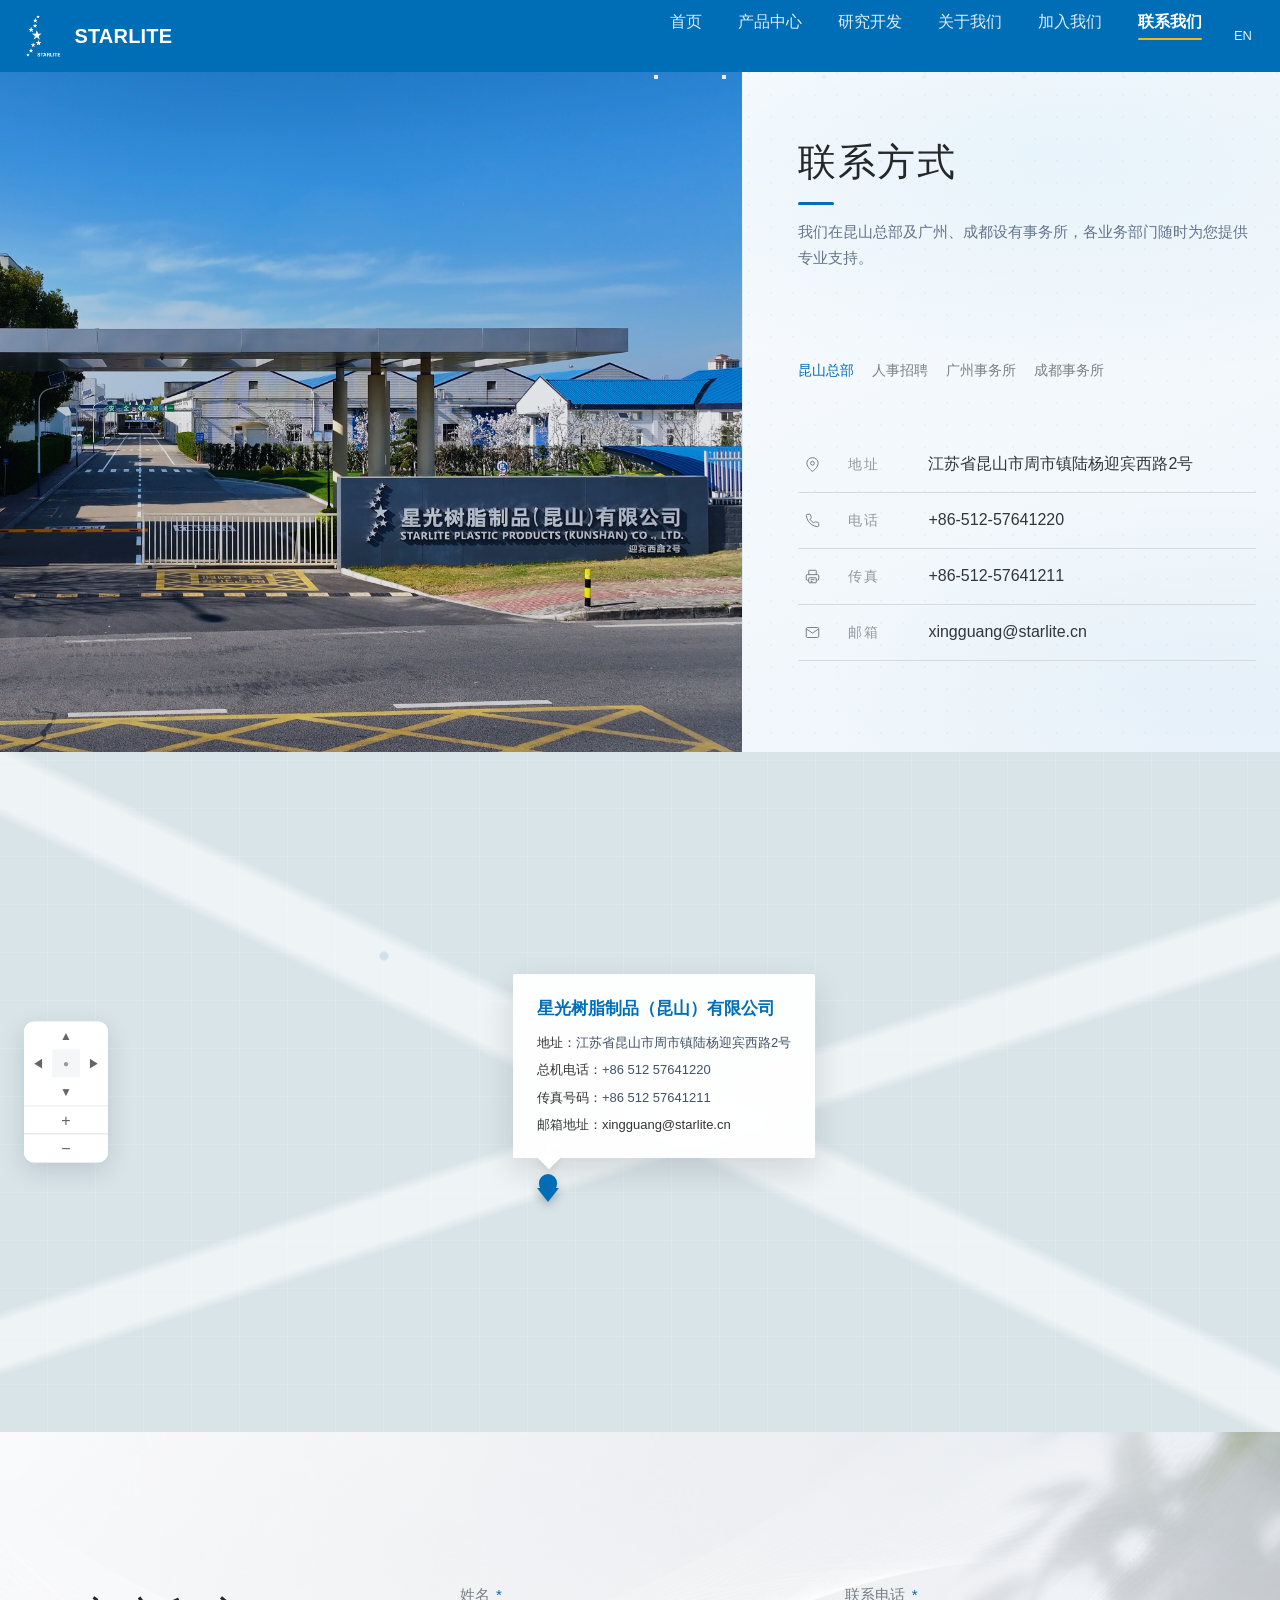
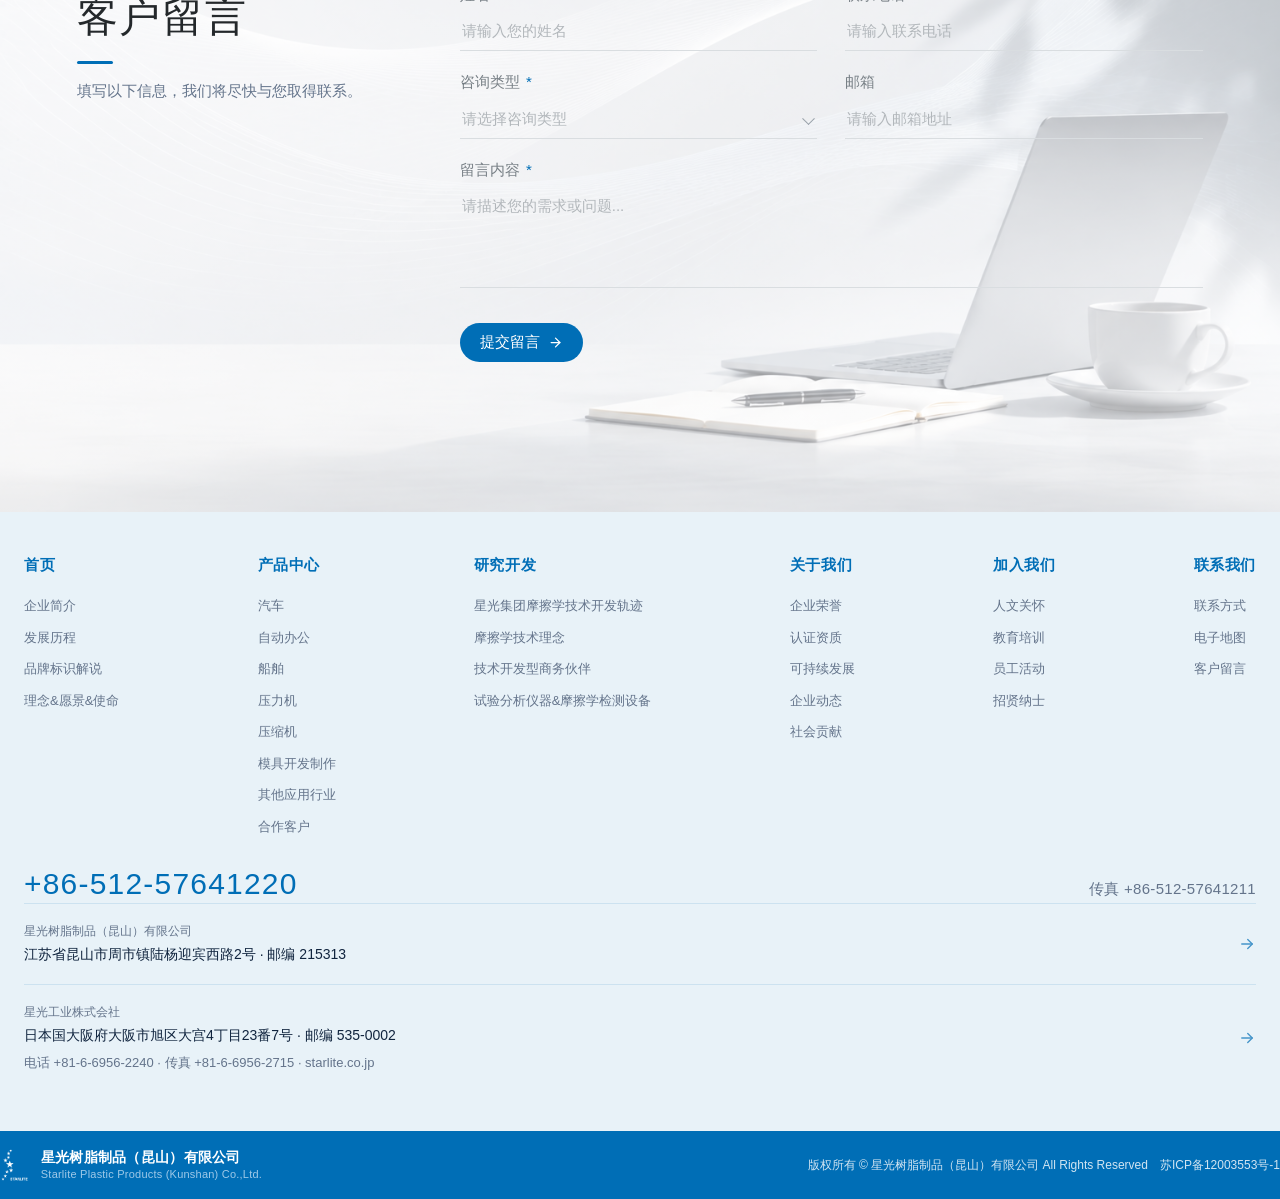
<file: contact.html>
<!DOCTYPE html>
<html lang="zh-CN">
<head>
  <meta charset="UTF-8">
  <meta name="viewport" content="width=device-width, initial-scale=1.0, viewport-fit=cover, interactive-widget=resizes-content">
  <meta name="theme-color" content="#006EB6">
  <meta name="apple-mobile-web-app-capable" content="yes">
  <meta name="apple-mobile-web-app-status-bar-style" content="black-translucent">
  <meta name="apple-mobile-web-app-title" content="星光树脂">
  <meta name="mobile-web-app-capable" content="yes">
  <meta name="format-detection" content="telephone=no, email=no, address=no">
  <meta name="description" content="联系星光树脂 - 联系方式、电子地图与客户留言">
  <link rel="icon" type="image/png" href="img/brand/logo.png">
  <link rel="apple-touch-icon" href="img/brand/logo.png">
  <title>联系我们 - 星光树脂制品（昆山）有限公司</title>
  <style>
    :root {
      --primary: #006EB6;
      --primary-light: #0088D4;
      --accent: #FFB511;
      --accent-light: #FFCB4D;
      --text: #1A1A2E;
      --text-muted: #5A6270;
      --bg: #F5F7FA;
      --white: #FFFFFF;
      --border: #E2E8F0;
      --shadow: 0 4px 24px rgba(0,110,182,0.08);
      --shadow-lg: 0 12px 40px rgba(0,110,182,0.12);
      --radius: 12px;
      --module-h: 680px;
    }
    * { margin: 0; padding: 0; box-sizing: border-box; }
    html { scroll-behavior: smooth; }
    body { font-family: "PingFang SC", "Microsoft YaHei", sans-serif; color: var(--text); background: var(--bg); line-height: 1.7; }
    a { text-decoration: none; color: inherit; }
    [id] { scroll-margin-top: 88px; }

    /* Header */
    .header { background: var(--primary); box-shadow: none; position: sticky; top: 0; z-index: 1000; }

    /* 二级菜单展开时整体下推 */
    .header { transition: margin-bottom 0.25s ease; margin-bottom: 0; }
    .header:has(.nav > li:hover),
    .header:has(.nav > li:focus-within) { margin-bottom: 64px; }
    .nav-dropdown { transform: none; }

    .header-inner { max-width: 1280px; margin: 0 auto; padding: 0 24px; display: flex; align-items: center; justify-content: flex-start; gap: 12px; height: 72px; }
    .logo { display: flex; align-items: center; gap: 12px; }
    .logo-img { height: 48px; width: auto; object-fit: contain; display: block; }
    .logo-text { font-size: 20px; line-height: 1.35; font-weight: 700; color: var(--white); letter-spacing: 0.01em; }
    .logo-sub { display: none; }
    .nav { display: flex; gap: 4px; align-items: stretch; margin-left: auto; }
    .nav > li { list-style: none; position: static; }
    .nav > li > a { display: flex; align-items: center; height: 72px; padding: 0 16px; font-size: 16px; color: rgba(255,255,255,0.88); position: relative; transition: color 0.25s ease; white-space: nowrap; line-height: 1.6; }
    .nav > li > a:hover, .nav > li > a.active, .nav > li:hover > a { color: var(--white); font-weight: 600; }
    .nav-dropdown {
      position: absolute;
      left: 0;
      right: 0;
      top: 100%;
      width: 100%;
      display: flex;
      flex-wrap: wrap;
      justify-content: center;
      align-items: center;
      gap: 6px 36px;
      margin: 0;
      padding: 18px 40px;
      background: var(--white);
      border-top: 1px solid rgba(0,110,182,0.08);
      box-shadow: 0 16px 40px rgba(0,110,182,0.1);
      border-radius: 0;
      opacity: 0;
      visibility: hidden;
      transform: none;
      transition: opacity 0.25s ease, visibility 0.25s;
      z-index: 1001;
      list-style: none;
      box-sizing: border-box;
    }
    .nav-dropdown::before {
      content: '';
      position: absolute;
      left: 0;
      right: 0;
      top: -10px;
      height: 10px;
    }
    .nav > li:hover > .nav-dropdown {
      opacity: 1;
      visibility: visible;
      transform: translateY(0);
    }
    .nav-dropdown li { list-style: none; flex: 0 0 auto; }
    .nav-dropdown a {
      display: block;
      position: relative;
      padding: 6px 2px;
      font-size: 14px;
      color: var(--text-muted);
      transition: color 0.2s ease;
      white-space: nowrap;
      line-height: 1.5;
    }
    .nav-dropdown a:hover { color: var(--primary); }
    .lang-switch { display: flex; align-items: center; flex-shrink: 0; }
    .lang-btn { padding: 0 4px; font-size: 13px; border: none; background: transparent; color: rgba(255,255,255,0.88); cursor: pointer; font-family: inherit; transition: color 0.2s; line-height: 1.4; }
    .lang-btn:hover { color: var(--white); }
    .prototype-badge { position: fixed; bottom: 16px; right: 16px; background: var(--accent); color: var(--primary); padding: 6px 14px; border-radius: 20px; font-size: 11px; font-weight: 700; z-index: 9999; }

    /* Hero Banner */
    .page-hero { position: relative; background: var(--bg); overflow: hidden; line-height: 0; }
    .page-hero-img { width: 100%; height: min(44vw, 460px); min-height: 320px; display: block; object-fit: cover; object-position: center right; }
    .page-hero-overlay { position: absolute; inset: 0; display: flex; align-items: center; line-height: 1.7; pointer-events: none; background: linear-gradient(90deg, rgba(255,255,255,0.92) 0%, rgba(255,255,255,0.55) 38%, rgba(255,255,255,0.15) 58%, transparent 72%); }
    .page-hero-inner { pointer-events: auto; max-width: 1280px; width: 100%; margin: 0 auto; padding: 0 24px; }
    .page-hero-tag { display: inline-block; background: var(--accent); color: var(--primary); padding: 4px 14px; border-radius: 20px; font-size: 12px; font-weight: 600; margin-bottom: 14px; letter-spacing: 0.04em; }
    .page-hero h1 { font-size: 46px; font-weight: 700; line-height: 1.15; color: var(--text); letter-spacing: 0.02em; margin: 0; }
    .page-hero-title-line { width: 56px; height: 4px; background: linear-gradient(90deg, var(--primary), var(--primary-light)); border-radius: 2px; margin: 16px 0 14px; }
    .page-hero-desc { font-size: 16px; color: var(--text-muted); line-height: 1.75; margin: 0; }

    /* Sections */
    .section { padding: 56px 24px; }
    .section-inner { max-width: 1280px; margin: 0 auto; }
    .section-header { margin-bottom: 32px; }
    .section-header.is-center { text-align: center; }
    .section-title-wrap { position: relative; display: inline-block; margin-bottom: 10px; }
    .section-watermark { position: absolute; left: 50%; top: 50%; transform: translate(-50%, -58%); font-size: clamp(32px, 5vw, 56px); font-weight: 700; color: rgba(0,110,182,0.06); letter-spacing: 0.12em; white-space: nowrap; pointer-events: none; user-select: none; line-height: 1; }
    .section-title { position: relative; z-index: 1; font-size: 28px; font-weight: 700; color: var(--primary); margin-bottom: 0; }
    .section-desc { color: var(--text-muted); font-size: 15px; max-width: 720px; line-height: 1.85; margin-top: 10px; }
    .section-header.is-center .section-desc { margin-left: auto; margin-right: auto; }

    /* 联系方式 */
    .contact-section { background: var(--white); padding-top: 48px; }

    /* 电子地图 */
    .map-section { background: var(--bg); }

    /* 客户留言 */
    .form-section { background: var(--white); }
    .form-wrap {  margin: 0 auto; }

    .panel-box { background: var(--white); border-radius: 16px; border: 1px solid rgba(0,110,182,0.08); box-shadow: var(--shadow); overflow: hidden; display: flex; flex-direction: column; }
    .panel-box-head { padding: 20px 24px 16px; border-bottom: 1px solid var(--border); }
    .panel-box-head h2 { font-size: 20px; font-weight: 700; color: var(--primary); margin-bottom: 4px; }
    .panel-box-head p { font-size: 13px; color: var(--text-muted); line-height: 1.6; }

    /* 地图面板 */
    .map-panel-body { min-height: 460px; background: #d8dce0; position: relative; overflow: hidden; }
    .map-panel-body::before { content: ''; position: absolute; inset: 0; background: linear-gradient(180deg, rgba(255,255,255,0.12) 0%, transparent 40%), repeating-linear-gradient(0deg, transparent, transparent 39px, rgba(255,255,255,0.35) 39px, rgba(255,255,255,0.35) 40px), repeating-linear-gradient(90deg, transparent, transparent 39px, rgba(255,255,255,0.35) 39px, rgba(255,255,255,0.35) 40px); pointer-events: none; }
    .map-scene { position: relative; z-index: 1; width: 100%; height: 100%; min-height: 460px; display: flex; align-items: center; justify-content: center; padding: 48px 24px 56px; }
    .map-controls { position: absolute; left: 20px; top: 50%; transform: translateY(-50%); display: flex; flex-direction: column; align-items: center; gap: 0; background: var(--white); border: 1px solid #b8bcc2; border-radius: 4px; box-shadow: 0 2px 8px rgba(0,0,0,0.12); overflow: hidden; }
    .map-ctrl-pad { display: grid; grid-template-columns: repeat(3, 28px); grid-template-rows: repeat(3, 28px); border-bottom: 1px solid #d0d4da; }
    .map-ctrl-btn { border: none; background: var(--white); color: #666; font-size: 12px; cursor: default; display: flex; align-items: center; justify-content: center; font-family: inherit; padding: 0; }
    .map-ctrl-btn.is-center { background: #f5f6f8; color: #999; font-size: 10px; }
    .map-ctrl-zoom { display: flex; flex-direction: column; }
    .map-ctrl-zoom .map-ctrl-btn { width: 84px; height: 28px; border-bottom: 1px solid #d0d4da; font-size: 16px; font-weight: 300; }
    .map-ctrl-zoom .map-ctrl-btn:last-child { border-bottom: none; }
    .map-marker-wrap { position: relative; display: flex; flex-direction: column; align-items: flex-start; max-width: 100%; margin-left: 48px; }
    .map-info-bubble { position: relative; background: #f2f2f2; border: 1px solid #8a8f98; border-radius: 2px; box-shadow: 0 4px 16px rgba(0,0,0,0.18); padding: 14px 18px 16px; text-align: left; max-width: min(420px, calc(100vw - 120px)); margin-bottom: 12px; }
    .map-info-bubble::before { content: ''; position: absolute; left: 28px; bottom: -10px; width: 16px; height: 16px; background: #f2f2f2; border-right: 1px solid #8a8f98; border-bottom: 1px solid #8a8f98; transform: rotate(45deg); box-shadow: 3px 3px 6px rgba(0,0,0,0.08); }
    .map-info-bubble::after { content: ''; position: absolute; left: 24px; bottom: -1px; width: 24px; height: 8px; background: #f2f2f2; }
    .map-info-title { font-size: 15px; font-weight: 700; color: #b84a2f; line-height: 1.5; margin-bottom: 10px; }
    .map-info-list { list-style: none; display: flex; flex-direction: column; gap: 4px; }
    .map-info-list li { font-size: 13px; line-height: 1.65; color: #333; }
    .map-info-label { color: #333; }
    .map-info-list a { color: #333; text-decoration: none; }
    .map-info-list a:hover { color: var(--primary); }
    .map-marker-pin { width: 22px; height: 28px; position: relative; flex-shrink: 0; margin-left: 24px; }
    .map-marker-pin::before { content: ''; position: absolute; left: 50%; top: 0; transform: translateX(-50%); width: 18px; height: 18px; background: #4a4f58; border-radius: 2px 2px 0 0; }
    .map-marker-pin::after { content: ''; position: absolute; left: 50%; top: 14px; transform: translateX(-50%); width: 0; height: 0; border-left: 11px solid transparent; border-right: 11px solid transparent; border-top: 14px solid #4a4f58; }

    /* 留言表单 */
    .form-panel-body { padding: 20px 24px 24px; flex: 1; }
    .form-group { margin-bottom: 14px; }
    .form-group label { display: block; font-size: 13px; font-weight: 600; color: var(--text); margin-bottom: 6px; }
    .form-group label span { color: var(--primary); margin-left: 2px; }
    .form-group input,
    .form-group textarea,
    .form-group select { width: 100%; padding: 10px 14px; border: 1px solid var(--border); border-radius: 8px; font-size: 14px; font-family: inherit; color: var(--text); background: var(--bg); transition: border-color 0.2s, box-shadow 0.2s, background 0.2s; }
    .form-group input:focus,
    .form-group textarea:focus,
    .form-group select:focus { outline: none; border-color: var(--primary); background: var(--white); box-shadow: 0 0 0 3px rgba(0,110,182,0.1); }
    .form-select-wrap {
      position: relative;
    }
    .form-select-wrap select {
      appearance: none;
      -webkit-appearance: none;
      -moz-appearance: none;
      padding-right: 36px;
      cursor: pointer;
    }
    .form-select-wrap::after {
      content: '';
      position: absolute;
      right: 14px;
      top: 50%;
      width: 8px;
      height: 8px;
      border-right: 1.5px solid #8a9298;
      border-bottom: 1.5px solid #8a9298;
      transform: translateY(-65%) rotate(45deg);
      pointer-events: none;
      transition: border-color 0.2s;
    }
    .form-select-wrap:focus-within::after {
      border-color: var(--primary);
    }
    .form-group select option {
      color: var(--text);
      background: var(--white);
    }
    .form-group select:invalid {
      color: #9aa3ab;
    }
    .form-group textarea { resize: vertical; min-height: 88px; }
    .form-row { display: grid; grid-template-columns: 1fr 1fr; gap: 12px; }
    .btn-submit { width: 100%; display: inline-flex; align-items: center; justify-content: center; gap: 8px; padding: 12px 24px; border: none; border-radius: 50px; background: linear-gradient(135deg, var(--primary), var(--primary-light)); color: var(--white); font-size: 15px; font-weight: 600; cursor: pointer; font-family: inherit; transition: transform 0.2s, box-shadow 0.2s; margin-top: 2px; }
    .btn-submit:hover { transform: translateY(-2px); box-shadow: 0 8px 24px rgba(0,110,182,0.3); }
    .btn-submit svg { width: 18px; height: 18px; }
    .form-feedback {
      display: none;
      text-align: center;
      padding: 36px 20px 20px;
      animation: fadeIn 0.35s ease;
    }
    .form-feedback.is-visible { display: block; }
    .form-feedback-icon {
      width: 56px;
      height: 56px;
      margin: 0 auto 16px;
      border-radius: 50%;
      background: rgba(0,110,182,0.1);
      color: var(--primary);
      display: flex;
      align-items: center;
      justify-content: center;
    }
    .form-feedback-icon svg { width: 28px; height: 28px; }
    .form-feedback-title {
      font-size: 20px;
      font-weight: 700;
      color: var(--text);
      margin-bottom: 8px;
    }
    .form-feedback-desc {
      font-size: 14px;
      color: var(--text-muted);
      line-height: 1.7;
      max-width: 360px;
      margin: 0 auto 24px;
    }
    .form-feedback-again {
      display: inline-flex;
      align-items: center;
      justify-content: center;
      padding: 10px 22px;
      border: 1px solid var(--primary);
      border-radius: 50px;
      background: transparent;
      color: var(--primary);
      font-size: 14px;
      font-weight: 600;
      font-family: inherit;
      cursor: pointer;
      transition: background 0.2s, color 0.2s;
    }
    .form-feedback-again:hover {
      background: var(--primary);
      color: var(--white);
    }
    .form.is-hidden { display: none; }

    /* 快捷联络条 */
    .channel-bar { margin-top: 28px; display: grid; grid-template-columns: repeat(4, 1fr); background: var(--bg); border-radius: 14px; border: 1px solid rgba(0,110,182,0.08); box-shadow: var(--shadow); overflow: hidden; }
    .channel-item { padding: 18px 20px; display: flex; align-items: center; gap: 12px; border-right: 1px solid var(--border); transition: background 0.2s; }
    .channel-item:last-child { border-right: none; }
    .channel-item:hover { background: rgba(0,110,182,0.03); }
    .channel-icon { flex-shrink: 0; width: 40px; height: 40px; border-radius: 10px; background: rgba(0,110,182,0.08); color: var(--primary); display: flex; align-items: center; justify-content: center; }
    .channel-icon svg { width: 18px; height: 18px; }
    .channel-label { font-size: 11px; color: var(--text-muted); margin-bottom: 2px; }
    .channel-value { font-size: 13px; font-weight: 600; color: var(--text); line-height: 1.45; word-break: break-all; }
    .channel-value a { color: var(--primary); }
    .channel-value a:hover { color: var(--primary-light); }

    /* 联系方式：侧边 Tab + 详情 */
    .contact-hub { display: grid; grid-template-columns: 240px 1fr; gap: 0; background: var(--bg); border-radius: 16px; border: 1px solid rgba(0,110,182,0.08); box-shadow: var(--shadow); overflow: hidden; min-height: 380px; }
    .office-nav { background: var(--white); border-right: 1px solid var(--border); padding: 12px; display: flex; flex-direction: column; gap: 4px; }
    .office-tab { display: flex; align-items: center; gap: 10px; width: 100%; padding: 12px 14px; border: none; border-radius: 10px; background: transparent; cursor: pointer; font-family: inherit; text-align: left; transition: background 0.2s, color 0.2s; color: var(--text-muted); }
    .office-tab:hover { background: rgba(0,110,182,0.05); color: var(--text); }
    .office-tab.is-active { background: linear-gradient(135deg, rgba(0,110,182,0.1), rgba(0,110,182,0.04)); color: var(--primary); font-weight: 600; }
    .office-tab-badge { flex-shrink: 0; width: 32px; height: 32px; border-radius: 8px; background: rgba(0,110,182,0.08); color: var(--primary); font-size: 13px; font-weight: 700; display: flex; align-items: center; justify-content: center; transition: background 0.2s, color 0.2s; }
    .office-tab.is-active .office-tab-badge { background: linear-gradient(135deg, var(--primary), var(--primary-light)); color: var(--white); }
    .office-tab-text { font-size: 13px; line-height: 1.4; }
    .office-detail { padding: 32px 36px; position: relative; }
    .office-pane { display: none; animation: fadeIn 0.28s ease; }
    .office-pane.is-active { display: block; }
    @keyframes fadeIn { from { opacity: 0; transform: translateY(6px); } to { opacity: 1; transform: translateY(0); } }
    .office-pane-head { display: flex; align-items: center; flex-wrap: wrap; gap: 10px 14px; margin-bottom: 24px; padding-bottom: 20px; border-bottom: 1px dashed rgba(0,110,182,0.15); }
    .office-pane-title { font-size: 22px; font-weight: 700; color: var(--text); line-height: 1.35; }
    .office-pane-tag { font-size: 12px; font-weight: 600; color: var(--primary); background: rgba(0,110,182,0.08); padding: 4px 12px; border-radius: 20px; }
    .office-pane-grid { display: grid; grid-template-columns: repeat(2, 1fr); gap: 16px 28px; }
    .office-field { display: flex; gap: 14px; align-items: flex-start; padding: 16px 18px; background: var(--white); border-radius: 12px; border: 1px solid rgba(0,110,182,0.06); }
    .office-field.is-full { grid-column: 1 / -1; }
    .office-field-icon { flex-shrink: 0; width: 42px; height: 42px; border-radius: 10px; background: rgba(0,110,182,0.07); color: var(--primary); display: flex; align-items: center; justify-content: center; }
    .office-field-icon svg { width: 18px; height: 18px; }
    .office-field-label { font-size: 12px; color: var(--text-muted); }
    .office-field-value { font-size: 14px; color: var(--text); line-height: 1.65; font-weight: 500; }
    .office-field-value a { color: var(--primary); }
    .office-field-value a:hover { color: var(--primary-light); }

    /* Footer */
    .footer { background: #E8F2F8; color: var(--text-muted); }
    .footer-main { padding: 40px 24px; }
    .footer-inner { max-width: 1280px; margin: 0 auto; }
    .footer-links {
      display: flex;
      justify-content: space-between;
      align-items: flex-start;
      width: 100%;
      gap: 28px 20px;
    }
    .footer-col {
      flex: 0 1 auto;
      min-width: 0;
      max-width: 200px;
    }
    .footer-col h4 {
      color: var(--primary);
      font-size: 15px;
      font-weight: 700;
      margin: 0 0 18px;
      letter-spacing: 0.04em;
    }
    .footer-col ul { list-style: none; display: flex; flex-direction: column; gap: 12px; }
    .footer-col ul a {
      font-size: 13px;
      line-height: 1.5;
      color: var(--text-muted);
      transition: color 0.2s;
      display: block;
      overflow-wrap: break-word;
    }
    .footer-col ul a:hover { color: var(--primary); }
    .footer-contact { margin-top: 30px; }
    .footer-contact-row {
      display: flex;
      align-items: baseline;
      justify-content: space-between;
      gap: 24px;
      flex-wrap: wrap;
    }
    .footer-phone {
      font-size: clamp(22px, 2.4vw, 30px);
      font-weight: 500;
      color: var(--primary);
      letter-spacing: 0.04em;
      line-height: 1.2;
    }
    .footer-phone:hover { color: var(--primary-light); }
    .footer-fax {
      font-size: 15px;
      color: var(--text-muted);
      letter-spacing: 0.02em;
    }
    .footer-address {
      display: flex;
      align-items: center;
      justify-content: space-between;
      gap: 20px;
      padding: 18px 0;
      color: var(--text);
      font-size: 14px;
      line-height: 1.55;
      transition: color 0.2s;
      border-top: 1px solid rgba(0, 110, 182, 0.12);
    }
    .footer-address:hover { color: var(--primary); }
    .footer-address-text { min-width: 0; }
    .footer-address-label {
      display: block;
      font-size: 12px;
      color: var(--text-muted);
      margin-bottom: 4px;
    }
    .footer-address-meta {
      display: block;
      margin-top: 6px;
      font-size: 13px;
      color: var(--text-muted);
    }
    .footer-address-arrow {
      flex-shrink: 0;
      width: 18px;
      height: 18px;
      color: var(--primary);
      opacity: 0.7;
    }
    .footer-bar { background: var(--primary); }
    .footer-bar-inner {
      max-width: 1280px;
      margin: 0 auto;
      padding: 16px 0;
      display: flex;
      align-items: center;
      justify-content: space-between;
      gap: 16px 24px;
      flex-wrap: wrap;
    }
    .footer-bar-brand {
      display: flex;
      align-items: center;
      gap: 12px;
      color: var(--white);
      min-width: 0;
    }
    .footer-bar-brand img { height: 36px; width: auto; display: block; }
    .footer-bar-brand-text { display: flex; flex-direction: column; gap: 2px; min-width: 0; line-height: 1.25; }
    .footer-bar-brand-zh { font-size: 14px; font-weight: 700; letter-spacing: 0.02em; color: var(--white); white-space: nowrap; }
    .footer-bar-brand-en { font-size: 11px; font-weight: 400; letter-spacing: 0.02em; color: #9EC9E8; white-space: nowrap; }
    .footer-bar-copy {
      font-size: 12px;
      color: rgba(255,255,255,0.82);
      line-height: 1.5;
      text-align: right;
    }

    /* Responsive */
    @media (max-width: 1100px) {
      .channel-bar { grid-template-columns: repeat(2, 1fr); }
      .channel-item:nth-child(2) { border-right: none; }
      .channel-item:nth-child(1),
      .channel-item:nth-child(2) { border-bottom: 1px solid var(--border); }
      .contact-hub { grid-template-columns: 1fr; }
      .office-nav { flex-direction: row; flex-wrap: wrap; border-right: none; border-bottom: 1px solid var(--border); padding: 10px; }
      .office-tab { flex: 1 1 calc(33.33% - 8px); min-width: 120px; padding: 10px 12px; }
      .office-pane-grid { grid-template-columns: 1fr; }
      .footer-links { display: grid; grid-template-columns: repeat(3, minmax(0, 1fr)); gap: 28px 20px; }
      .footer-col { max-width: none; }
    }
    @media (max-width: 768px) {
      
      .page-hero-img { min-height: 280px; height: min(55vw, 380px); }
      .page-hero-overlay { align-items: flex-end; background: linear-gradient(180deg, transparent 30%, rgba(255,255,255,0.92) 100%); }
      .page-hero-inner { padding: 0 20px 28px; }
      .page-hero h1 { font-size: 30px; }
      .page-hero-desc { font-size: 14px; max-width: none; }
      .section { padding: 40px 16px; }
      .contact-section { padding-top: 32px; }
      .form-row { grid-template-columns: 1fr; }
      .channel-bar { grid-template-columns: 1fr; }
      .channel-item { border-right: none; border-bottom: 1px solid var(--border); }
      .channel-item:last-child { border-bottom: none; }
      .office-tab { flex: 1 1 calc(50% - 6px); }
      .office-detail { padding: 24px 20px; }
      .office-pane-title { font-size: 18px; }
      .map-scene { min-height: 400px; padding: 32px 16px 48px; }
      .map-controls { left: 10px; transform: translateY(-50%) scale(0.85); transform-origin: left center; }
      .map-marker-wrap { margin-left: 0; align-items: center; }
      .map-marker-pin { margin-left: 24px; }
      .map-info-bubble { max-width: calc(100vw - 80px); padding: 12px 14px 14px; }
      .footer-main { padding: 40px 20px 0; }
      .footer-links { display: grid; grid-template-columns: repeat(2, minmax(0, 1fr)); gap: 28px 16px; }
      .footer-col { max-width: none; }
      .footer-contact { margin-top: 32px; }
      .footer-contact-row { padding: 18px 0; gap: 10px; }
      .footer-phone { font-size: 22px; }
      .footer-fax { font-size: 13px; }
      .footer-address { padding: 16px 0; font-size: 13px; }
      .footer-bar-inner { padding: 14px 20px; }
      .footer-bar-copy { text-align: left; font-size: 11px; }
    }

    /* 2026 联系页视觉重构 */
    :root {
      --primary: #07579b;
      --primary-light: #0b7fc1;
      --accent: #f5b700;
      --accent-light: #ffd667;
      --text: #10243e;
      --text-muted: #64748b;
      --bg: #f3f7fb;
      --white: #ffffff;
      --border: #dce6ef;
      --shadow: 0 16px 50px rgba(15, 43, 70, 0.08);
      --shadow-lg: 0 28px 70px rgba(4, 43, 76, 0.15);
      --radius: 20px;
    }

    body {
      background: var(--white);
      color: var(--text);
      line-height: 1.75;
      overflow-x: hidden;
    }

    /* 顶部导航：蓝底白字 */
    .header {
      background: var(--primary);
      box-shadow: none;
      border-bottom: 0;
      backdrop-filter: none;
      -webkit-backdrop-filter: none;
    }
    .header-inner { height: 72px; }
    .logo-img { height: 48px; }
    .logo-text {
      font-size: 20px;
      letter-spacing: 0.01em;
      line-height: 1.35;
      color: var(--white);
      max-width: 420px;
    }
    .logo-sub { display: none; }
    .nav { gap: 4px; }
    .nav > li > a {
      height: 72px;
      padding: 0 16px;
      font-size: 16px;
      font-weight: 400;
      color: rgba(255,255,255,0.88);
    }
    .nav > li > a::after { display: none; }
    .nav > li > a:hover,
    .nav > li > a.active,
    .nav > li:hover > a {
      color: var(--white);
      font-weight: 600;
    }
    .lang-switch {
      padding: 0;
      border: 0;
      border-radius: 0;
      background: transparent;
    }
    .lang-btn {
      padding: 0 4px;
      border-radius: 0;
      width: auto;
      color: rgba(255,255,255,0.88);
    }
    .lang-btn:hover { color: var(--white); }

    /* 首屏 */
    .page-hero {
      min-height: 500px;
      background: #072f51;
    }
    .page-hero::after {
      content: '';
      position: absolute;
      right: -7%;
      bottom: -42%;
      width: 520px;
      height: 520px;
      border: 1px solid rgba(255,255,255,0.14);
      border-radius: 50%;
      box-shadow: 0 0 0 56px rgba(255,255,255,0.025), 0 0 0 112px rgba(255,255,255,0.02);
      pointer-events: none;
    }
    .page-hero-img {
      height: 500px;
      min-height: 500px;
      opacity: 0.72;
      filter: saturate(0.78) contrast(1.05);
      object-position: center;
    }
    .page-hero-overlay {
      background: linear-gradient(90deg, rgba(3, 30, 53, 0.96) 0%, rgba(4, 48, 82, 0.78) 42%, rgba(4, 48, 82, 0.18) 76%, rgba(4, 48, 82, 0.1) 100%);
    }
    .page-hero-inner { padding: 0 36px; }
    .page-hero-inner::before {
      content: 'CONTACT  /  STARLITE';
      display: block;
      margin-bottom: 22px;
      color: var(--accent-light);
      font-size: 12px;
      font-weight: 700;
      letter-spacing: 0.22em;
    }
    .page-hero h1 {
      color: var(--white);
      font-size: clamp(44px, 5vw, 68px);
      font-weight: 700;
      letter-spacing: 0.06em;
    }
    .page-hero-title-line {
      width: 72px;
      height: 3px;
      margin: 24px 0 20px;
      background: var(--accent);
    }
    .page-hero-desc {
      max-width: 520px;
      color: rgba(255,255,255,0.78);
      font-size: 17px;
      letter-spacing: 0.02em;
    }

    /* 通用区块 */
    .section { padding: 104px 32px; }
    .section-inner { max-width: 1200px; }
    .section-header,
    .section-header.is-center {
      position: relative;
      margin-bottom: 0;
      text-align: left;
      padding-left: 24px;
    }
    .section-header::before {
      content: '';
      position: absolute;
      left: 0;
      top: 8px;
      width: 4px;
      height: 52px;
      border-radius: 4px;
      background: var(--accent);
    }
    .section-title-wrap { margin-bottom: 8px; }
    .section-watermark {
      left: 0;
      top: auto;
      bottom: calc(100% + 5px);
      transform: none;
      color: var(--primary);
      font-size: 11px;
      font-weight: 800;
      letter-spacing: 0.2em;
      opacity: 0.72;
    }
    .section-title {
      color: var(--text);
      font-size: 34px;
      letter-spacing: 0.04em;
    }
    .section-desc,
    .section-header.is-center .section-desc {
      max-width: 760px;
      margin: 6px 0 0;
      color: var(--text-muted);
      font-size: 15px;
    }

    /* 联系方式 */
    .contact-section {
      position: relative;
      padding-top: 104px;
      background:
        radial-gradient(circle at 90% 10%, rgba(11,127,193,0.08), transparent 26%),
        var(--white);
    }
    .contact-hub {
      grid-template-columns: 285px minmax(0, 1fr);
      min-height: 440px;
      border: 0;
      border-radius: 24px;
      background: var(--white);
      box-shadow: var(--shadow-lg);
    }
    .office-nav {
      position: relative;
      padding: 26px 18px;
      gap: 8px;
      border: 0;
      background: linear-gradient(155deg, #063d69 0%, #075b98 100%);
    }
    .office-nav::before {
      content: '选择联络部门';
      padding: 0 14px 16px;
      color: rgba(255,255,255,0.5);
      font-size: 11px;
      letter-spacing: 0.16em;
    }
    .office-tab {
      position: relative;
      min-height: 54px;
      padding: 10px 14px;
      color: rgba(255,255,255,0.68);
      border-radius: 12px;
    }
    .office-tab::after {
      content: '→';
      margin-left: auto;
      opacity: 0;
      transform: translateX(-5px);
      transition: 0.2s ease;
    }
    .office-tab:hover {
      color: var(--white);
      background: rgba(255,255,255,0.08);
    }
    .office-tab.is-active {
      color: var(--white);
      background: rgba(255,255,255,0.14);
      box-shadow: inset 3px 0 0 var(--accent);
    }
    .office-tab.is-active::after { opacity: 1; transform: none; }
    .office-tab-badge {
      width: 34px;
      height: 34px;
      color: var(--accent-light);
      background: rgba(255,255,255,0.1);
    }
    .office-tab.is-active .office-tab-badge {
      color: #063d69;
      background: var(--accent);
    }
    .office-tab-text { font-size: 14px; }
    .office-detail {
      display: flex;
      align-items: center;
      padding: 48px 52px;
      background:
        linear-gradient(rgba(7,87,155,0.025) 1px, transparent 1px),
        linear-gradient(90deg, rgba(7,87,155,0.025) 1px, transparent 1px),
        #fff;
      background-size: 32px 32px;
    }
    .office-pane { width: 100%; }
    .office-pane-head {
      margin-bottom: 28px;
      padding-bottom: 20px;
      border-bottom: 1px solid var(--border);
    }
    .office-pane-title { font-size: 25px; }
    .office-pane-tag {
      color: #664900;
      background: rgba(245,183,0,0.22);
    }
    .office-pane-grid { gap: 14px; }
    .office-field {
      min-width: 0;
      padding: 17px 18px;
      border: 1px solid var(--border);
      border-radius: 14px;
      box-shadow: 0 8px 24px rgba(15,43,70,0.035);
      transition: transform 0.25s ease, border-color 0.25s ease, box-shadow 0.25s ease;
    }
    .office-field:hover {
      transform: translateY(-2px);
      border-color: rgba(7,87,155,0.24);
      box-shadow: 0 12px 28px rgba(15,43,70,0.08);
    }
    .office-field-icon {
      width: 40px;
      height: 40px;
      border-radius: 50%;
      color: var(--primary);
      background: #edf6fc;
    }
    .office-field-label {
      margin-bottom: 2px;
      font-size: 11px;
      letter-spacing: 0.08em;
    }
    .office-field-value { overflow-wrap: anywhere; }

    /* 地图 */
    .map-section {
      position: relative;
      background: #f1f6fa;
    }
    .map-section::before {
      content: '';
      position: absolute;
      inset: 0;
      opacity: 0.36;
      pointer-events: none;
      background-image: radial-gradient(rgba(7,87,155,0.16) 1px, transparent 1px);
      background-size: 24px 24px;
    }
    .map-section .section-inner { position: relative; }
    .panel-box {
      border: 8px solid var(--white);
      border-radius: 24px;
      box-shadow: var(--shadow-lg);
    }
    .map-panel-body {
      min-height: 500px;
      background:
        linear-gradient(26deg, transparent 47%, rgba(255,255,255,0.55) 48%, rgba(255,255,255,0.55) 52%, transparent 53%),
        linear-gradient(-18deg, transparent 43%, rgba(255,255,255,0.55) 44%, rgba(255,255,255,0.55) 48%, transparent 49%),
        #d9e4e8;
    }
    .map-panel-body::before {
      background:
        radial-gradient(circle at 30% 30%, rgba(7,87,155,0.12) 0 4px, transparent 5px),
        repeating-linear-gradient(0deg, transparent 0 47px, rgba(255,255,255,0.28) 48px),
        repeating-linear-gradient(90deg, transparent 0 47px, rgba(255,255,255,0.28) 48px);
    }
    .map-scene { min-height: 500px; }
    .map-info-bubble {
      max-width: 440px;
      margin-bottom: 16px;
      padding: 22px 24px;
      border: 0;
      border-radius: 16px;
      background: rgba(255,255,255,0.96);
      box-shadow: 0 22px 50px rgba(15,43,70,0.2);
    }
    .map-info-bubble::before {
      bottom: -8px;
      border: 0;
      background: var(--white);
    }
    .map-info-bubble::after { display: none; }
    .map-info-title { color: var(--primary); font-size: 17px; }
    .map-info-list { gap: 6px; }
    .map-info-list li { color: #405267; }
    .map-marker-pin::before,
    .map-marker-pin::after { filter: drop-shadow(0 5px 5px rgba(15,43,70,0.22)); }
    .map-marker-pin::before { background: var(--primary); border-radius: 50% 50% 45% 45%; }
    .map-marker-pin::after { border-top-color: var(--primary); }
    .map-controls {
      left: 24px;
      border: 0;
      border-radius: 10px;
      box-shadow: 0 8px 24px rgba(15,43,70,0.15);
    }

    /* 留言表单 */
    .form-section {
      position: relative;
      overflow: hidden;
      background: linear-gradient(115deg, #052f51 0%, #064b7d 100%);
    }
    .form-section::before {
      content: '';
      position: absolute;
      width: 520px;
      height: 520px;
      right: -180px;
      top: -230px;
      border: 1px solid rgba(255,255,255,0.1);
      border-radius: 50%;
      box-shadow: 0 0 0 70px rgba(255,255,255,0.025), 0 0 0 140px rgba(255,255,255,0.018);
    }
    .form-section .section-inner {
      position: relative;
      display: grid;
      grid-template-columns: minmax(260px, 0.7fr) minmax(540px, 1.3fr);
      gap: 80px;
      align-items: center;
    }
    .form-section .section-header { margin-bottom: 0; }
    .form-section .section-header::before { background: var(--accent); }
    .form-section .section-watermark { color: var(--accent-light); }
    .form-section .section-title { color: var(--white); font-size: 40px; }
    .form-section .section-desc { color: var(--text-muted); }
    .form-wrap { width: 100%; }
    .form-section .panel-box {
      border: 0;
      border-radius: 22px;
      background: var(--white);
      box-shadow: 0 28px 70px rgba(0,0,0,0.22);
    }
    .form-panel-body { padding: 36px; }
    .form-group { margin-bottom: 18px; }
    .form-group label { margin-bottom: 8px; font-size: 13px; }
    .form-group input,
    .form-group textarea,
    .form-group select {
      padding: 13px 15px;
      border-color: #dce6ef;
      border-radius: 10px;
      background: #f6f9fb;
    }
    .form-group textarea { min-height: 116px; }
    .btn-submit {
      width: auto;
      min-width: 180px;
      margin-top: 6px;
      padding: 13px 28px;
      border-radius: 10px;
      background: var(--accent);
      color: #17324d;
      font-weight: 700;
    }
    .btn-submit:hover {
      box-shadow: 0 10px 28px rgba(245,183,0,0.3);
    }

    /* 页脚：与首页保持一致，取消本页覆盖 */
    .footer {
      padding-top: 0;
      background: #E8F2F8;
    }
    .footer-col h4 { border-bottom: 0; }

    @media (max-width: 1100px) {
      .contact-hub { grid-template-columns: 1fr; }
      .office-nav {
        flex-direction: row;
        flex-wrap: nowrap;
        overflow-x: auto;
        padding: 14px;
      }
      .office-nav::before { display: none; }
      .office-tab {
        flex: 0 0 auto;
        min-width: 150px;
      }
      .office-detail { padding: 42px; }
      .form-section .section-inner {
        grid-template-columns: 1fr 1.4fr;
        gap: 44px;
      }
      .footer-links { display: grid; grid-template-columns: repeat(3, minmax(0, 1fr)); gap: 28px 20px; }
      .footer-col { max-width: none; }
    }

    @media (max-width: 768px) {
      .page-hero,
      .page-hero-img { height: 420px; min-height: 420px; }
      .page-hero-overlay {
        align-items: center;
        background: linear-gradient(90deg, rgba(3,30,53,0.92), rgba(4,48,82,0.4));
      }
      .page-hero-inner { padding: 40px 22px 0; }
      .page-hero-inner::before { margin-bottom: 16px; }
      .page-hero h1 { font-size: 38px; }
      .page-hero-desc { font-size: 14px; }
      .section { padding: 72px 18px; }
      .section-header,
      .section-header.is-center { margin-bottom: 34px; }
      .section-title { font-size: 28px; }
      .contact-section { padding-top: 72px; }
      .contact-hub { border-radius: 18px; }
      .office-nav { border: 0; }
      .office-tab { min-width: 132px; padding: 8px 10px; }
      .office-tab::after { display: none; }
      .office-detail { padding: 30px 20px; }
      .office-pane-head { margin-bottom: 20px; }
      .office-pane-grid { grid-template-columns: 1fr; }
      .office-field.is-full { grid-column: auto; }
      .panel-box { border-width: 5px; border-radius: 18px; }
      .map-panel-body,
      .map-scene { min-height: 440px; }
      .map-controls { left: 10px; }
      .map-info-bubble { max-width: calc(100vw - 72px); padding: 18px; }
      .form-section .section-inner {
        display: block;
      }
      .form-section .section-header { margin-bottom: 34px; }
      .form-section .section-title { font-size: 32px; }
      .form-panel-body { padding: 24px 18px; }
      .form-row { grid-template-columns: 1fr; gap: 0; }
      .btn-submit { width: 100%; }
      .footer-main { padding: 40px 20px 0; }
      .footer-links { display: grid; grid-template-columns: repeat(2, minmax(0, 1fr)); gap: 28px 16px; }
      .footer-col { max-width: none; }
      .footer-contact { margin-top: 32px; }
      .footer-bar-inner { padding: 14px 20px; }
      .footer-bar-copy { text-align: left; font-size: 11px; }
    }

    @media (prefers-reduced-motion: reduce) {
      *, *::before, *::after {
        scroll-behavior: auto !important;
        animation-duration: 0.01ms !important;
        transition-duration: 0.01ms !important;
      }
    }

    /* 简约商务版：参考图的分栏、留白与细线风格 */
    body { background: #fff; }
    main { display: flex; flex-direction: column; }
    .page-hero { order: 0; }
    .contact-section { order: 1; }
    .map-section { order: 2; }
    .form-section { order: 3; }

    .header {
      background: var(--primary);
      border-bottom: 0;
      box-shadow: none;
    }
    .nav > li > a::after { display: none; }
    .logo-text { color: var(--white); }
    .nav > li > a,
    .lang-btn { color: rgba(255,255,255,0.88); }
    .nav > li > a:hover,
    .nav > li > a.active,
    .nav > li:hover > a,
    .lang-btn:hover { color: var(--white); }

    /* 克制的内页标题 */
    .page-hero,
    .page-hero-img {
      height: 300px;
      min-height: 300px;
    }
    .page-hero { background: #1d2b36; }
    .page-hero-img {
      opacity: 0.58;
      filter: grayscale(0.25) saturate(0.7);
    }
    .page-hero::after { display: none; }
    .page-hero-overlay {
      align-items: center;
      background: linear-gradient(90deg, rgba(17,29,38,0.88), rgba(17,29,38,0.38) 65%, rgba(17,29,38,0.12));
    }
    .page-hero-inner { padding: 0 6vw; }
    .page-hero-inner::before {
      display: none;
    }
    .page-hero h1 {
      font-size: clamp(34px, 4vw, 50px);
      font-weight: 500;
      letter-spacing: 0.08em;
    }
    .page-hero-title-line {
      width: 42px;
      height: 2px;
      margin: 16px 0 14px;
      background: #1595d3;
    }
    .page-hero-desc {
      font-size: 14px;
      color: rgba(255,255,255,0.72);
    }

    /* 上半部分：左图右表单 */
    .form-section {
      padding: 0;
      background: #fff;
      color: #20262b;
    }
    .form-section::before {
      width: 44%;
      height: 100%;
      inset: 0 auto 0 0;
      border: 0;
      border-radius: 0;
      box-shadow: none;
      background:
        linear-gradient(rgba(21,38,48,0.12), rgba(21,38,48,0.12)),
        url('img/contact/厂区大门.jpg') right center / cover no-repeat;
    }
    .form-section::after {
      content: '';
      position: absolute;
      left: 44%;
      top: 0;
      bottom: 0;
      width: 1px;
      background: #ebebeb;
    }
    .form-section .section-inner {
      display: grid;
      grid-template-columns: 44% 56%;
      grid-template-rows: auto auto;
      gap: 0;
      width: 100%;
      max-width: none;
      min-height: var(--module-h);
      align-content: center;
      align-items: start;
    }
    .form-section .section-header {
      grid-column: 2;
      margin: 0;
      padding: 64px clamp(42px, 7vw, 110px) 20px;
    }
    .form-section .section-header::before { display: none; }
    .form-section .section-title-wrap { margin: 0 0 8px; }
    .form-section .section-watermark {
      display: none;
    }
    .form-section .section-title {
      color: #24282b;
      font-size: clamp(32px, 3.2vw, 46px);
      font-weight: 400;
      letter-spacing: 0.04em;
    }
    .form-section .section-desc {
      color: #6f777d;
      font-size: 13px;
    }
    .form-wrap {
      grid-column: 2;
      width: 100%;
      padding: 0 clamp(42px, 7vw, 110px) 64px;
    }
    .form-section .panel-box {
      overflow: visible;
      border: 0;
      border-radius: 0;
      background: transparent;
      box-shadow: none;
    }
    .form-panel-body { padding: 0; }
    .form-row { gap: 28px; }
    .form-group { margin-bottom: 20px; }
    .form-group label {
      margin: 0 0 5px;
      color: #777f85;
      font-size: 11px;
      font-weight: 400;
    }
    .form-group label span { color: #1595d3; }
    .form-group input,
    .form-group textarea,
    .form-group select {
      padding: 9px 2px 11px;
      border: 0;
      border-bottom: 1px solid #d9dde0;
      border-radius: 0;
      color: #252a2e;
      background: transparent;
      font-size: 13px;
    }
    .form-group input::placeholder,
    .form-group textarea::placeholder { color: #b2b7bb; }
    .form-group input:focus,
    .form-group textarea:focus,
    .form-group select:focus {
      border-color: #1595d3;
      background: transparent;
      box-shadow: none;
    }
    .form-select-wrap select {
      padding-right: 28px;
    }
    .form-select-wrap::after {
      right: 4px;
      border-right-color: #9aa3ab;
      border-bottom-color: #9aa3ab;
    }
    .form-select-wrap:focus-within::after {
      border-right-color: #1595d3;
      border-bottom-color: #1595d3;
    }
    .form-group select:invalid {
      color: #b2b7bb;
    }
    .form-group textarea {
      min-height: 72px;
      resize: none;
    }
    .btn-submit {
      width: auto;
      min-width: 106px;
      margin-top: 8px;
      padding: 10px 20px;
      border-radius: 22px;
      color: #fff;
      background: #168fca;
      font-size: 12px;
      font-weight: 500;
    }
    .btn-submit svg { width: 15px; height: 15px; }
    .btn-submit:hover {
      transform: translateY(-1px);
      background: #087ab5;
      box-shadow: 0 8px 18px rgba(22,143,202,0.2);
    }

    /* 下半部分：左标题右联系方式 */
    .contact-section {
      padding: 92px 6vw;
      background: #f2f3f3;
    }
    .contact-section::before {
      content: '';
      position: absolute;
      left: 5%;
      bottom: 7%;
      width: 330px;
      height: 150px;
      opacity: 0.035;
      border: 35px solid #152a36;
      border-top: 0;
      border-radius: 0 0 180px 180px;
      transform: rotate(-12deg);
      pointer-events: none;
    }
    .contact-section .section-inner {
      display: grid;
      grid-template-columns: 30% minmax(0, 70%);
      gap: 7%;
      max-width: 1200px;
    }
    .contact-section .section-header,
    .contact-section .section-header.is-center {
      margin: 0;
      padding: 6px 0 0;
    }
    .contact-section .section-header::before { display: none; }
    .contact-section .section-watermark {
      display: none;
    }
    .contact-section .section-title {
      color: #24282b;
      font-size: clamp(30px, 3vw, 42px);
      font-weight: 400;
    }
    .contact-section .section-desc {
      max-width: 250px;
      color: #7a8186;
      font-size: 13px;
      line-height: 1.7;
    }
    .contact-hub {
      display: block;
      min-height: 0;
      border: 0;
      border-radius: 0;
      background: transparent;
      box-shadow: none;
    }
    .office-nav {
      display: flex;
      flex-flow: row wrap;
      gap: 0;
      padding: 0;
      border: 0;
      border-bottom: 0;
      background: transparent;
    }
    .office-nav::before { display: none; }
    .office-tab {
      flex: 0 0 auto;
      width: auto;
      min-height: 44px;
      padding: 8px 15px;
      border-radius: 0;
      color: #7a8186;
    }
    .office-tab:first-child { padding-left: 0; }
    .office-tab::after { display: none; }
    .office-tab:hover {
      color: #168bc6;
      background: transparent;
    }
    .office-tab.is-active {
      color: #168bc6;
      background: transparent;
      box-shadow: none;
      font-weight: 500;
    }
    .office-tab-badge {
      display: none;
    }
    .office-tab-text { font-size: 12px; }
    .office-detail {
      display: block;
      min-height: 278px;
      padding: 30px 0 0;
      background: transparent;
    }
    .office-pane-head {
      margin: 0 0 8px;
      padding: 0 0 15px;
      border-bottom: 1px solid #d7dadc;
    }
    .office-pane-title {
      color: #2b3034;
      font-size: 18px;
      font-weight: 500;
    }
    .office-pane-tag {
      color: #168bc6;
      background: transparent;
      padding: 0;
    }
    .office-pane-grid {
      display: grid;
      grid-template-columns: 1fr;
      gap: 0;
    }
    .office-field,
    .office-field.is-full {
      grid-column: auto;
      align-items: center;
      min-height: 58px;
      padding: 12px 0;
      border: 0;
      border-bottom: 1px solid #d7dadc;
      border-radius: 0;
      background: transparent;
      box-shadow: none;
    }
    .office-field:hover {
      transform: none;
      border-color: #c7cccf;
      box-shadow: none;
    }
    .office-field-icon {
      width: 28px;
      height: 28px;
      margin-right: 8px;
      border-radius: 0;
      color: #6f777d;
      background: transparent;
    }
    .office-field-icon svg { width: 15px; height: 15px; stroke-width: 1.5; }
    .office-field > div:last-child {
      display: grid;
      grid-template-columns: 60px minmax(0, 1fr);
      align-items: center;
      width: 100%;
    }
    .office-field-label { margin: 0; color: #92989c; }
    .office-field-value {
      color: #30363a;
      font-size: 13px;
      font-weight: 400;
      text-align: left;
    }
    .office-field-value a { color: #30363a; }

    /* 地图保持轻量、扁平 */
    .map-section {
      padding: 92px 6vw;
      background: #fff;
    }
    .map-section::before { display: none; }
    .map-section .section-header,
    .map-section .section-header,
    .map-section .section-header.is-center {
      padding-left: 6vw;
      text-align: left;
    }
    .map-section .section-header::before { display: none; }
    .map-section .section-watermark {
      display: none;
    }
    .map-section .section-title {
      color: #24282b;
      font-size: 36px;
      font-weight: 400;
    }
    .map-section .section-desc { margin: 5px 0 0; }
    .map-section .panel-box {
      border: 0;
      border-radius: 0;
      box-shadow: none;
    }
    .map-panel-body,
    .map-scene { min-height: var(--module-h); }
    .map-info-bubble {
      border-radius: 2px;
      box-shadow: 0 12px 32px rgba(20,35,45,0.14);
    }

    @media (max-width: 900px) {
      .form-section::before {
        position: relative;
        display: block;
        width: 100%;
        height: 320px;
      }
      .form-section::after { display: none; }
      .form-section .section-inner {
        display: block;
        min-height: 0;
      }
      .form-section .section-header {
        padding: 58px 7vw 18px;
      }
      .form-wrap { padding: 0 7vw 60px; }
      .contact-section .section-inner {
        grid-template-columns: 1fr;
        gap: 40px;
      }
      .contact-section .section-desc { max-width: 520px; }
    }

    @media (max-width: 768px) {
      .page-hero,
      .page-hero-img { height: 260px; min-height: 260px; }
      .page-hero-inner { padding: 30px 22px 0; }
      .page-hero h1 { font-size: 32px; }
      .form-section::before { height: 240px; }
      .form-section .section-header { padding: 44px 22px 16px; }
      .form-section .section-title { font-size: 32px; }
      .form-wrap { padding: 0 22px 48px; }
      .form-row { display: block; }
      .contact-section,
      .map-section { padding: 68px 22px; }
      .office-nav {
        flex-wrap: nowrap;
        overflow-x: auto;
      }
      .office-tab { white-space: nowrap; }
      .office-field > div:last-child {
        display: block;
      }
      .office-field-label { margin-bottom: 2px; }
      .office-field-value { text-align: left; }
      .map-section .section-title { font-size: 30px; }
    }

    /* 与全站品牌主题色统一 + 模块统一高度 */
    :root {
      --primary: #006eb6;
      --primary-light: #0088d4;
      --accent: #ffb511;
      --accent-light: #ffcb4d;
      --module-h: 680px;
    }
    .nav > li > a::after { display: none; }
    .form-group label span { color: var(--primary); }
    .form-group input:focus,
    .form-group textarea:focus,
    .form-group select:focus { border-color: var(--primary); }
    .btn-submit { background: var(--primary); }
    .btn-submit:hover {
      background: var(--primary-light);
      box-shadow: 0 8px 18px rgba(0,110,182,0.2);
    }
    .office-tab:hover,
    .office-tab.is-active { color: var(--primary); }
    .office-tab.is-active { box-shadow: none; }
    .office-pane-tag { color: var(--primary); }
    .office-field-value a:hover { color: var(--primary); }
    .map-info-title,
    .map-info-list a:hover { color: var(--primary); }

    /* 模块顺序：联系方式 → 地图 → 留言 */
    .contact-section { order: 1; }
    .map-section { order: 2; }
    .form-section { order: 3; }

    /* —— 联系方式：左图右文，整块 680 —— */
    .contact-section {
      position: relative;
      height: var(--module-h);
      min-height: var(--module-h);
      max-height: var(--module-h);
      padding: 0;
      background:
        radial-gradient(circle at 1px 1px, rgba(0,110,182,0.045) 1px, transparent 0),
        radial-gradient(ellipse 70% 55% at 82% 12%, rgba(0,136,212,0.06), transparent 62%),
        radial-gradient(ellipse 55% 50% at 94% 90%, rgba(0,110,182,0.04), transparent 55%),
        linear-gradient(155deg, #ffffff 0%, #f6fafd 42%, #eef5fb 100%);
      background-size: 22px 22px, auto, auto, auto;
      box-sizing: border-box;
      overflow: hidden;
    }
    .contact-section::before {
      content: '';
      position: absolute;
      inset: 0 auto 0 0;
      width: 58%;
      height: 100%;
      opacity: 1;
      border: 0;
      border-radius: 0;
      transform: none;
      z-index: 0;
      background:
        linear-gradient(rgba(21,38,48,0.12), rgba(21,38,48,0.12)),
        url('img/contact/厂区大门.jpg') right center / cover no-repeat;
    }
    .contact-section::after {
      content: '';
      position: absolute;
      left: 58%;
      top: 0;
      bottom: 0;
      width: 1px;
      z-index: 1;
      background: linear-gradient(180deg, transparent 8%, rgba(0,110,182,0.08) 30%, rgba(0,110,182,0.08) 70%, transparent 92%);
    }
    .contact-section .section-inner {
      position: relative;
      z-index: 2;
      display: grid;
      grid-template-columns: 58% minmax(0, 1fr);
      grid-template-rows: auto 1fr;
      gap: 0;
      width: 100%;
      max-width: none;
      height: 100%;
      min-height: 0;
      align-content: center;
      align-items: stretch;
      box-sizing: border-box;
      padding: 56px 0;
    }
    .contact-section .section-header,
    .contact-section .section-header.is-center {
      grid-column: 2;
      margin: 0;
      padding: 0 max(24px, calc((100vw - 1280px) / 2 + 24px)) 80px 56px;
      align-self: end;
    }
    .contact-section .section-desc { max-width: 520px; }
    .contact-hub {
      grid-column: 2;
      display: flex;
      flex-direction: column;
      padding: 0 max(24px, calc((100vw - 1280px) / 2 + 24px)) 0 56px;
      min-width: 0;
      min-height: 0;
    }
    .office-detail {
      flex: 1;
      min-height: 0;
      display: flex;
      flex-direction: column;
      justify-content: center;
      padding-top: 8px;
    }
    .office-pane-head { display: none; }
    .office-nav {
      flex-shrink: 0;
      border-bottom: 0;
      flex-wrap: wrap;
      justify-content: flex-start;
      align-items: stretch;
      gap: 0 18px;
      overflow: visible;
      padding-bottom: 4px;
    }
    .office-tab {
      flex: 0 0 auto;
      justify-content: flex-start;
      min-width: 0;
      min-height: 40px;
      padding: 8px 0;
      white-space: nowrap;
      text-align: left;
    }
    .office-tab:first-child { padding-left: 0; }
    .office-tab:last-child { padding-right: 0; }
    .office-tab.is-active {
      box-shadow: none;
      background: transparent;
      color: var(--primary);
      font-weight: 500;
    }
    .office-tab-text {
      font-size: 14px;
      line-height: 1.35;
      white-space: nowrap;
    }
    .office-field-label {
      font-size: 14px;
      color: #92989c;
    }
    .office-field-value {
      font-size: 16px;
      color: #30363a;
      font-weight: 400;
      line-height: 1.65;
    }
    .contact-section .office-field > div:last-child {
      grid-template-columns: 72px minmax(0, 1fr);
      gap: 8px;
    }
    .office-field,
    .office-field.is-full {
      min-height: 56px;
      border-bottom: 1px solid #d7dadc;
      border-top: 0;
    }

    /* —— 电子地图：通铺 680 —— */
    .map-section {
      position: relative;
      height: var(--module-h);
      min-height: var(--module-h);
      max-height: var(--module-h);
      padding: 0;
      background: #fff;
      box-sizing: border-box;
      overflow: hidden;
    }
    .map-section .section-inner {
      width: 100%;
      max-width: none;
      height: 100%;
      display: flex;
      flex-direction: column;
    }
    .map-section .section-header { display: none; }
    .map-section .panel-box {
      flex: 1;
      width: 100%;
      height: 100%;
      min-height: 0;
      border: 0;
      border-radius: 0;
      box-shadow: none;
      display: flex;
      flex-direction: column;
    }
    .map-panel-body,
    .map-scene {
      flex: 1;
      width: 100%;
      height: 100%;
      min-height: 0;
    }
    .map-panel-body { position: relative; overflow: hidden; }

    /* —— 客户留言：标题左 + 表单右，整块 680 —— */
    .form-section {
      position: relative;
      height: var(--module-h);
      min-height: var(--module-h);
      max-height: var(--module-h);
      padding: 0 6vw;
      background:
        linear-gradient(rgba(255,255,255,0.58), rgba(255,255,255,0.58)),
        url('img/banner/bg0.png') center / cover no-repeat;
      box-sizing: border-box;
      overflow: hidden;
      display: flex;
      align-items: center;
    }
    .form-section::before,
    .form-section::after { display: none; }
    .form-section .section-inner {
      position: relative;
      z-index: 1;
      display: grid;
      grid-template-columns: minmax(220px, 28%) minmax(0, 1fr);
      grid-template-rows: auto;
      gap: 6%;
      width: 100%;
      max-width: 1200px;
      margin: 0 auto;
      height: auto;
      min-height: 0;
      align-items: start;
      align-content: center;
    }
    .form-section .section-header {
      grid-column: 1;
      margin: 0;
      padding: 0;
      align-self: start;
    }
    .form-section .section-desc {
      max-width: 260px;
      font-size: 15px;
      line-height: 1.75;
    }
    .form-section .form-group label,
    .form-section .form-group input,
    .form-section .form-group textarea,
    .form-section .form-group select,
    .form-section .btn-submit {
      font-size: 15px;
    }
    .form-group { margin-bottom: 18px; }
    .form-group textarea { min-height: 100px; }
    .form-wrap {
      grid-column: 2;
      width: 100%;
      padding: 0;
    }
    .form-section .panel-box {
      border: 0;
      border-radius: 0;
      box-shadow: none;
      background: transparent;
    }
    .form-panel-body { padding: 0; }

    @media (max-width: 900px) {
      .contact-section,
      .map-section,
      .form-section {
        height: auto;
        min-height: 0;
        max-height: none;
        overflow: visible;
      }
      .contact-section::before {
        position: relative;
        display: block;
        width: 100%;
        height: 280px;
      }
      .contact-section::after { display: none; }
      .contact-section .section-inner {
        display: block;
        height: auto;
        padding: 0 0 48px;
      }
      .contact-section .section-header,
      .contact-section .section-header.is-center {
        padding: 40px 24px 18px;
      }
      .contact-hub {
        display: block;
        padding: 0 24px 8px;
      }
      .office-detail {
        display: block;
        padding-top: 12px;
      }
      .map-section { height: 480px; min-height: 480px; max-height: 480px; }
      .map-panel-body,
      .map-scene { min-height: 480px; }
      .form-section {
        padding: 56px 24px;
        display: block;
      }
      .form-section .section-inner {
        grid-template-columns: 1fr;
        gap: 28px;
      }
      .form-section .section-header,
      .form-wrap { grid-column: 1; }
      .form-section .section-desc { max-width: 520px; }
    }

    @media (max-width: 768px) {
      .contact-section::before { height: 220px; }
      .contact-section .section-header,
      .contact-section .section-header.is-center {
        padding: 32px 20px 16px;
      }
      .contact-hub { padding: 0 20px 8px; }
      .office-nav {
        flex-wrap: nowrap;
        overflow-x: auto;
        gap: 0 14px;
        -webkit-overflow-scrolling: touch;
      }
      .form-section { padding: 48px 20px; }
      .form-row { display: block; }
      .map-section { height: 420px; min-height: 420px; max-height: 420px; }
      .map-panel-body,
      .map-scene { min-height: 420px; }
    }

    /* —— 页面动效 —— */
    .nav > li > a::after {
      display: block;
      content: "";
      position: absolute;
      left: 16px;
      right: 16px;
      bottom: 18px;
      height: 2px;
      border-radius: 2px;
      background: var(--accent);
      transform: scaleX(0);
      transform-origin: center;
      transition: transform .3s cubic-bezier(.22,.61,.36,1);
    }
    .nav > li > a:hover::after,
    .nav > li > a.active::after,
    .nav > li:hover > a::after { transform: scaleX(1); }

    .contact-section::before {
      transition: opacity 1.1s ease, filter 1.2s ease;
      opacity: 0;
      filter: saturate(.8);
    }
    .contact-section.is-ready::before { opacity: 1; filter: none; }
    .contact-section .section-header {
      opacity: 0;
      transform: translateY(18px);
      transition: opacity .7s cubic-bezier(.16,1,.3,1) .08s, transform .7s cubic-bezier(.16,1,.3,1) .08s;
    }
    .contact-section.is-ready .section-header { opacity: 1; transform: none; }
    .contact-section .section-title {
      position: relative;
      display: inline-block;
      padding-bottom: 10px;
    }
    .contact-section .section-title::after {
      content: "";
      position: absolute;
      left: 0;
      bottom: 0;
      width: 36px;
      height: 3px;
      background: var(--primary);
      border-radius: 2px;
      transform: scaleX(0);
      transform-origin: left center;
      transition: transform .7s cubic-bezier(.16,1,.3,1) .28s;
    }
    .contact-section.is-ready .section-title::after { transform: scaleX(1); }
    .contact-hub {
      opacity: 0;
      transform: translateY(20px);
      transition: opacity .8s cubic-bezier(.16,1,.3,1) .16s, transform .8s cubic-bezier(.16,1,.3,1) .16s;
    }
    .contact-section.is-ready .contact-hub { opacity: 1; transform: none; }
    .office-tab {
      transition: color .25s ease, background .25s ease, box-shadow .3s cubic-bezier(.22,.61,.36,1), opacity .45s cubic-bezier(.16,1,.3,1), transform .45s cubic-bezier(.16,1,.3,1);
      opacity: 0;
      transform: translateY(8px);
    }
    .contact-section.is-ready .office-tab { opacity: 1; transform: none; }
    .contact-section.is-ready .office-tab:nth-child(1) { transition-delay: .22s; }
    .contact-section.is-ready .office-tab:nth-child(2) { transition-delay: .28s; }
    .contact-section.is-ready .office-tab:nth-child(3) { transition-delay: .34s; }
    .contact-section.is-ready .office-tab:nth-child(4) { transition-delay: .4s; }
    .contact-section.is-ready .office-tab:nth-child(5) { transition-delay: .46s; }
    .contact-section.is-ready .office-tab:nth-child(6) { transition-delay: .52s; }
    .office-pane.is-active { animation: officePaneIn .5s cubic-bezier(.16,1,.3,1); }
    @keyframes officePaneIn {
      from { opacity: 0; transform: translateY(10px); }
      to { opacity: 1; transform: none; }
    }
    .office-pane.is-active .office-field {
      opacity: 0;
      animation: officeFieldIn .45s cubic-bezier(.16,1,.3,1) forwards;
    }
    .office-pane.is-active .office-field:nth-child(1) { animation-delay: .06s; }
    .office-pane.is-active .office-field:nth-child(2) { animation-delay: .12s; }
    .office-pane.is-active .office-field:nth-child(3) { animation-delay: .18s; }
    .office-pane.is-active .office-field:nth-child(4) { animation-delay: .24s; }
    .office-pane.is-active .office-field:nth-child(n+5) { animation-delay: .3s; }
    @keyframes officeFieldIn {
      from { opacity: 0; transform: translateY(10px); }
      to { opacity: 1; transform: none; }
    }

    .map-section .panel-box {
      opacity: 0;
      transform: translateY(22px);
      transition: opacity .85s cubic-bezier(.16,1,.3,1), transform .85s cubic-bezier(.16,1,.3,1);
    }
    .map-section.is-inview .panel-box { opacity: 1; transform: none; }
    .map-info-bubble {
      opacity: 0;
      transform: translateY(12px) scale(.97);
      transition: opacity .55s cubic-bezier(.16,1,.3,1) .22s, transform .55s cubic-bezier(.16,1,.3,1) .22s, box-shadow .3s ease;
    }
    .map-section.is-inview .map-info-bubble { opacity: 1; transform: none; }
    .map-marker-pin {
      opacity: 0;
      transform: translateY(-10px);
      transition: opacity .45s cubic-bezier(.16,1,.3,1) .38s, transform .55s cubic-bezier(.16,1,.3,1) .38s;
    }
    .map-section.is-inview .map-marker-pin { opacity: 1; transform: none; }
    .map-controls {
      opacity: 0;
      transition: opacity .5s ease .45s;
    }
    .map-section.is-inview .map-controls { opacity: 1; }

    .form-section .section-header {
      opacity: 0;
      transform: translateY(18px);
      transition: opacity .7s cubic-bezier(.16,1,.3,1), transform .7s cubic-bezier(.16,1,.3,1);
    }
    .form-section.is-inview .section-header { opacity: 1; transform: none; }
    .form-section .section-title {
      position: relative;
      display: inline-block;
      padding-bottom: 10px;
    }
    .form-section .section-title::after {
      content: "";
      position: absolute;
      left: 0;
      bottom: 0;
      width: 36px;
      height: 3px;
      background: var(--primary);
      border-radius: 2px;
      transform: scaleX(0);
      transform-origin: left center;
      transition: transform .7s cubic-bezier(.16,1,.3,1) .24s;
    }
    .form-section.is-inview .section-title::after { transform: scaleX(1); }
    .form-wrap {
      opacity: 0;
      transform: translateY(20px);
      transition: opacity .75s cubic-bezier(.16,1,.3,1) .12s, transform .75s cubic-bezier(.16,1,.3,1) .12s;
    }
    .form-section.is-inview .form-wrap { opacity: 1; transform: none; }
    .form-section.is-inview .form-group {
      opacity: 0;
      animation: formGroupIn .5s cubic-bezier(.16,1,.3,1) forwards;
      animation-delay: .2s;
    }
    .form-section.is-inview .form-row:nth-of-type(1) .form-group:nth-child(1) { animation-delay: .16s; }
    .form-section.is-inview .form-row:nth-of-type(1) .form-group:nth-child(2) { animation-delay: .22s; }
    .form-section.is-inview .form-row:nth-of-type(2) .form-group:nth-child(1) { animation-delay: .28s; }
    .form-section.is-inview .form-row:nth-of-type(2) .form-group:nth-child(2) { animation-delay: .34s; }
    .form-section.is-inview form > .form-group { animation-delay: .4s; }
    @keyframes formGroupIn {
      from { opacity: 0; transform: translateY(10px); }
      to { opacity: 1; transform: none; }
    }
    .form-section.is-inview .btn-submit {
      opacity: 0;
      animation: formGroupIn .5s cubic-bezier(.16,1,.3,1) .48s forwards;
    }
    .btn-submit {
      transition: transform .3s cubic-bezier(.22,.61,.36,1), box-shadow .3s ease, background .25s ease;
    }

    @media (prefers-reduced-motion: reduce) {
      .contact-section::before,
      .contact-section .section-header,
      .contact-section .section-title::after,
      .contact-hub,
      .office-tab,
      .map-section .panel-box,
      .map-info-bubble,
      .map-marker-pin,
      .map-controls,
      .form-section .section-header,
      .form-section .section-title::after,
      .form-wrap,
      .form-section.is-inview .form-group,
      .form-section.is-inview .btn-submit {
        opacity: 1 !important;
        transform: none !important;
        filter: none !important;
        transition: none !important;
        animation: none !important;
      }
      .office-pane.is-active,
      .office-pane.is-active .office-field {
        animation: none !important;
        opacity: 1 !important;
        transform: none !important;
      }
    }
  
    .nav-toggle{display:none;width:42px;height:42px;margin-left:4px;padding:0;border:none;background:transparent;cursor:pointer;flex-direction:column;align-items:center;justify-content:center;gap:5px;flex-shrink:0}
    .nav-toggle span{display:block;width:18px;height:2px;background:#fff;border-radius:1px;transition:transform .25s ease,opacity .2s}
    .header.is-nav-open .nav-toggle span:nth-child(1){transform:translateY(7px) rotate(45deg)}
    .header.is-nav-open .nav-toggle span:nth-child(2){opacity:0}
    .header.is-nav-open .nav-toggle span:nth-child(3){transform:translateY(-7px) rotate(-45deg)}
    @media(max-width:768px){
      .header:has(.nav>li:hover),.header:has(.nav>li:focus-within){margin-bottom:0}
      .nav-toggle{display:flex;margin-left:auto}
      .nav{position:absolute;left:0;right:0;top:72px;display:flex;flex-direction:column;align-items:stretch;gap:0;margin:0;max-height:min(72vh,calc(100dvh - 72px));overflow:auto;-webkit-overflow-scrolling:touch;background:#fff;box-shadow:0 18px 40px rgba(0,40,80,.16);opacity:0;visibility:hidden;pointer-events:none;transform:translateY(-6px);transition:opacity .25s ease,visibility .25s,transform .25s ease;z-index:1002}
      .header.is-nav-open .nav{opacity:1;visibility:visible;pointer-events:auto;transform:none}
      .nav>li{width:100%;border-bottom:1px solid #EEF1F5}
      .nav>li>a{height:auto;padding:14px 20px 8px;color:#1A1A2E;font-size:15px;font-weight:600}
      .nav>li>a::after{display:none}
      .nav>li>a:hover,.nav>li>a.active,.nav>li:hover>a{color:#006EB6;font-weight:600}
      .header.is-nav-open .nav-dropdown{position:static;display:flex;flex-direction:column;flex-wrap:nowrap;align-items:stretch;justify-content:flex-start;gap:0;width:auto;margin:0;padding:0 20px 12px;background:transparent;border:none;box-shadow:none;opacity:1;visibility:visible;transform:none}
      .nav>li:hover>.nav-dropdown{opacity:1;visibility:visible}
      .nav-dropdown a{padding:7px 0;font-size:13px;color:#5A6270;white-space:normal}
      .nav-dropdown a:hover{color:#006EB6}
      body.is-nav-lock{overflow:hidden}
    }
    sup.reg{font-size:.55em;font-weight:inherit;line-height:0;vertical-align:super;letter-spacing:0}
</style>
  <link rel="stylesheet" href="mobile.css">
</head>
<body>

  <header class="header">
    <div class="header-inner">
      <a href="index.html" class="logo">
        <img src="img/brand/logo-白.png" alt="STARLITE" class="logo-img">
        <div>
          <div class="logo-text">STARLITE</div>
        </div>
      </a>
      <ul class="nav">
        <li>
          <a href="index.html">首页</a>
          <ul class="nav-dropdown">
            <li><a href="index.html#intro">企业简介</a></li>
            <li><a href="index.html#history">发展历程</a></li>
            <li><a href="index.html#logo">品牌标识解说</a></li>
            <li><a href="index.html#vision">理念 & 愿景 & 使命</a></li>
          </ul>
        </li>
        <li>
          <a href="fields.html">产品中心</a>
          <ul class="nav-dropdown">
            <li><a href="fields.html#sbear">汽车</a></li>
            <li><a href="fields.html#sbear-office">自动办公</a></li>
            <li><a href="fields.html#bakes">船舶</a></li>
            <li><a href="fields.html#bakes-press">压力机</a></li>
            <li><a href="fields.html#alp">压缩机</a></li>
            <li><a href="fields.html#mold">模具开发制作</a></li>
            <li><a href="fields.html#bakes-other">其他应用行业</a></li>
            <li><a href="fields.html#clients">合作客户</a></li>
          </ul>
        </li>
        <li>
          <a href="innovation.html">研究开发</a>
          <ul class="nav-dropdown">
            <li><a href="innovation.html#timeline">星光集团摩擦学技术开发轨迹</a></li>
            <li><a href="innovation.html#tribology">摩擦学技术理念</a></li>
            <li><a href="innovation.html#partner">技术开发型商务伙伴</a></li>
            <li><a href="innovation.html#equipment">试验分析仪器&摩擦学检测设备</a></li>
          </ul>
        </li>
        <li>
          <a href="about.html">关于我们</a>
          <ul class="nav-dropdown">
            <li><a href="about.html#honors">企业荣誉</a></li>
            <li><a href="about.html#cert">认证资质</a></li>
            <li><a href="about.html#sustain">可持续发展</a></li>
            <li><a href="about.html#news">企业动态</a></li>
            <li><a href="about.html#social">社会贡献</a></li>
          </ul>
        </li>
        <li>
          <a href="join.html">加入我们</a>
          <ul class="nav-dropdown">
            <li><a href="join.html#welfare">人文关怀</a></li>
            <li><a href="join.html#training">教育培训</a></li>
            <li><a href="join.html#activities">员工活动</a></li>
            <li><a href="join.html#careers">招贤纳士</a></li>
          </ul>
        </li>
        <li>
          <a href="contact.html" class="active">联系我们</a>
          <ul class="nav-dropdown">
            <li><a href="contact.html#contact-info">联系方式</a></li>
            <li><a href="contact.html#contact-map">电子地图</a></li>
            <li><a href="contact.html#contact-form">客户留言</a></li>
          </ul>
        </li>
      </ul>
      <button class="nav-toggle" type="button" aria-label="打开菜单" aria-expanded="false"><span></span><span></span><span></span></button>
      <div class="lang-switch"><button class="lang-btn" type="button" data-lang="zh" aria-label="切换语言">EN</button></div>
    </div>
  </header>

  <main>
    <!-- 联系方式 -->
    <section class="section contact-section" id="contact-info">
      <div class="section-inner">
        <div class="section-header is-center">
          <div class="section-title-wrap">
            <span class="section-watermark" aria-hidden="true">CONTACT</span>
            <h2 class="section-title">联系方式</h2>
          </div>
          <p class="section-desc">我们在昆山总部及广州、成都设有事务所，各业务部门随时为您提供专业支持。</p>
        </div>

        <div class="contact-hub">
          <nav class="office-nav" role="tablist">
            <button class="office-tab is-active" type="button" role="tab" aria-selected="true" data-target="office-hq"><span class="office-tab-badge">总</span><span class="office-tab-text">昆山总部</span></button>
            <button class="office-tab" type="button" role="tab" aria-selected="false" data-target="office-hr"><span class="office-tab-badge">聘</span><span class="office-tab-text">人事招聘</span></button>
            <button class="office-tab" type="button" role="tab" aria-selected="false" data-target="office-gz"><span class="office-tab-badge">广</span><span class="office-tab-text">广州事务所</span></button>
            <button class="office-tab" type="button" role="tab" aria-selected="false" data-target="office-cd"><span class="office-tab-badge">蓉</span><span class="office-tab-text">成都事务所</span></button>
          </nav>

          <div class="office-detail">
            <!-- 昆山总部 -->
            <div class="office-pane is-active" id="office-hq" role="tabpanel">
              <div class="office-pane-head">
                <h3 class="office-pane-title">星光树脂制品（昆山）有限公司</h3>
                <span class="office-pane-tag">总部</span>
              </div>
              <div class="office-pane-grid">
                <div class="office-field is-full">
                  <div class="office-field-icon"><svg viewBox="0 0 24 24" fill="none" stroke="currentColor" stroke-width="2"><path d="M21 10c0 7-9 13-9 13s-9-6-9-13a9 9 0 0 1 18 0z"/><circle cx="12" cy="10" r="3"/></svg></div>
                  <div><div class="office-field-label">地址</div><div class="office-field-value">江苏省昆山市周市镇陆杨迎宾西路2号</div></div>
                </div>
                <div class="office-field">
                  <div class="office-field-icon"><svg viewBox="0 0 24 24" fill="none" stroke="currentColor" stroke-width="2"><path d="M22 16.92v3a2 2 0 0 1-2.18 2 19.79 19.79 0 0 1-8.63-3.07 19.5 19.5 0 0 1-6-6 19.79 19.79 0 0 1-3.07-8.67A2 2 0 0 1 4.11 2h3a2 2 0 0 1 2 1.72 12.84 12.84 0 0 0 .7 2.81 2 2 0 0 1-.45 2.11L8.09 9.91a16 16 0 0 0 6 6l1.27-1.27a2 2 0 0 1 2.11-.45 12.84 12.84 0 0 0 2.81.7A2 2 0 0 1 22 16.92z"/></svg></div>
                  <div><div class="office-field-label">电话</div><div class="office-field-value">+86-512-57641220</div></div>
                </div>
                <div class="office-field">
                  <div class="office-field-icon"><svg viewBox="0 0 24 24" fill="none" stroke="currentColor" stroke-width="2"><path d="M6 18H4a2 2 0 0 1-2-2v-5a2 2 0 0 1 2-2h16a2 2 0 0 1 2 2v5a2 2 0 0 1-2 2h-2"/><path d="M6 9V3a1 1 0 0 1 1-1h10a1 1 0 0 1 1 1v6"/><rect x="6" y="14" width="12" height="8" rx="1"/><line x1="9" y1="17" x2="15" y2="17"/><line x1="9" y1="20" x2="12" y2="20"/></svg></div>
                  <div><div class="office-field-label">传真</div><div class="office-field-value">+86-512-57641211</div></div>
                </div>
                <div class="office-field is-full">
                  <div class="office-field-icon"><svg viewBox="0 0 24 24" fill="none" stroke="currentColor" stroke-width="2"><path d="M4 4h16c1.1 0 2 .9 2 2v12c0 1.1-.9 2-2 2H4c-1.1 0-2-.9-2-2V6c0-1.1.9-2 2-2z"/><polyline points="22,6 12,13 2,6"/></svg></div>
                  <div><div class="office-field-label">邮箱</div><div class="office-field-value"><a href="mailto:xingguang@starlite.cn">xingguang@starlite.cn</a></div></div>
                </div>
              </div>
            </div>

            <!-- 人事招聘 -->
            <div class="office-pane" id="office-hr" role="tabpanel">
              <div class="office-pane-head">
                <h3 class="office-pane-title">人事招聘</h3>
              </div>
              <div class="office-pane-grid">
                <div class="office-field">
                  <div class="office-field-icon"><svg viewBox="0 0 24 24" fill="none" stroke="currentColor" stroke-width="2"><path d="M22 16.92v3a2 2 0 0 1-2.18 2 19.79 19.79 0 0 1-8.63-3.07 19.5 19.5 0 0 1-6-6 19.79 19.79 0 0 1-3.07-8.67A2 2 0 0 1 4.11 2h3a2 2 0 0 1 2 1.72 12.84 12.84 0 0 0 .7 2.81 2 2 0 0 1-.45 2.11L8.09 9.91a16 16 0 0 0 6 6l1.27-1.27a2 2 0 0 1 2.11-.45 12.84 12.84 0 0 0 2.81.7A2 2 0 0 1 22 16.92z"/></svg></div>
                  <div><div class="office-field-label">电话</div><div class="office-field-value">+86-512-57644783</div></div>
                </div>
                <div class="office-field">
                  <div class="office-field-icon"><svg viewBox="0 0 24 24" fill="none" stroke="currentColor" stroke-width="2"><path d="M4 4h16c1.1 0 2 .9 2 2v12c0 1.1-.9 2-2 2H4c-1.1 0-2-.9-2-2V6c0-1.1.9-2 2-2z"/><polyline points="22,6 12,13 2,6"/></svg></div>
                  <div><div class="office-field-label">邮箱</div><div class="office-field-value"><a href="mailto:zhaopin@starlite.cn">zhaopin@starlite.cn</a></div></div>
                </div>
              </div>
            </div>

            <!-- 广州事务所 -->
            <div class="office-pane" id="office-gz" role="tabpanel">
              <div class="office-pane-head">
                <h3 class="office-pane-title">广州事务所</h3>
              </div>
              <div class="office-pane-grid">
                <div class="office-field is-full">
                  <div class="office-field-icon"><svg viewBox="0 0 24 24" fill="none" stroke="currentColor" stroke-width="2"><path d="M21 10c0 7-9 13-9 13s-9-6-9-13a9 9 0 0 1 18 0z"/><circle cx="12" cy="10" r="3"/></svg></div>
                  <div><div class="office-field-label">地址</div><div class="office-field-value">广东省广州市天河区龙口西路金田北街15号</div></div>
                </div>
                <div class="office-field">
                  <div class="office-field-icon"><svg viewBox="0 0 24 24" fill="none" stroke="currentColor" stroke-width="2"><path d="M22 16.92v3a2 2 0 0 1-2.18 2 19.79 19.79 0 0 1-8.63-3.07 19.5 19.5 0 0 1-6-6 19.79 19.79 0 0 1-3.07-8.67A2 2 0 0 1 4.11 2h3a2 2 0 0 1 2 1.72 12.84 12.84 0 0 0 .7 2.81 2 2 0 0 1-.45 2.11L8.09 9.91a16 16 0 0 0 6 6l1.27-1.27a2 2 0 0 1 2.11-.45 12.84 12.84 0 0 0 2.81.7A2 2 0 0 1 22 16.92z"/></svg></div>
                  <div><div class="office-field-label">电话</div><div class="office-field-value">+86-20-85237812</div></div>
                </div>
                <div class="office-field">
                  <div class="office-field-icon"><svg viewBox="0 0 24 24" fill="none" stroke="currentColor" stroke-width="2"><path d="M6 18H4a2 2 0 0 1-2-2v-5a2 2 0 0 1 2-2h16a2 2 0 0 1 2 2v5a2 2 0 0 1-2 2h-2"/><path d="M6 9V3a1 1 0 0 1 1-1h10a1 1 0 0 1 1 1v6"/><rect x="6" y="14" width="12" height="8" rx="1"/><line x1="9" y1="17" x2="15" y2="17"/><line x1="9" y1="20" x2="12" y2="20"/></svg></div>
                  <div><div class="office-field-label">传真</div><div class="office-field-value">+86-20-85237812</div></div>
                </div>
                <div class="office-field">
                  <div class="office-field-icon"><svg viewBox="0 0 24 24" fill="none" stroke="currentColor" stroke-width="2"><path d="M4 4h16c1.1 0 2 .9 2 2v12c0 1.1-.9 2-2 2H4c-1.1 0-2-.9-2-2V6c0-1.1.9-2 2-2z"/><polyline points="22,6 12,13 2,6"/></svg></div>
                  <div><div class="office-field-label">邮箱</div><div class="office-field-value"><a href="mailto:gaojiyingye@starlite.cn">gaojiyingye@starlite.cn</a></div></div>
                </div>
              </div>
            </div>

            <!-- 成都事务所 -->
            <div class="office-pane" id="office-cd" role="tabpanel">
              <div class="office-pane-head">
                <h3 class="office-pane-title">成都事务所</h3>
              </div>
              <div class="office-pane-grid">
                <div class="office-field is-full">
                  <div class="office-field-icon"><svg viewBox="0 0 24 24" fill="none" stroke="currentColor" stroke-width="2"><path d="M21 10c0 7-9 13-9 13s-9-6-9-13a9 9 0 0 1 18 0z"/><circle cx="12" cy="10" r="3"/></svg></div>
                  <div><div class="office-field-label">地址</div><div class="office-field-value">四川省成都市成华区双庆路16号</div></div>
                </div>
                <div class="office-field">
                  <div class="office-field-icon"><svg viewBox="0 0 24 24" fill="none" stroke="currentColor" stroke-width="2"><path d="M22 16.92v3a2 2 0 0 1-2.18 2 19.79 19.79 0 0 1-8.63-3.07 19.5 19.5 0 0 1-6-6 19.79 19.79 0 0 1-3.07-8.67A2 2 0 0 1 4.11 2h3a2 2 0 0 1 2 1.72 12.84 12.84 0 0 0 .7 2.81 2 2 0 0 1-.45 2.11L8.09 9.91a16 16 0 0 0 6 6l1.27-1.27a2 2 0 0 1 2.11-.45 12.84 12.84 0 0 0 2.81.7A2 2 0 0 1 22 16.92z"/></svg></div>
                  <div><div class="office-field-label">电话</div><div class="office-field-value">+86-28-62399989</div></div>
                </div>
                <div class="office-field">
                  <div class="office-field-icon"><svg viewBox="0 0 24 24" fill="none" stroke="currentColor" stroke-width="2"><path d="M6 18H4a2 2 0 0 1-2-2v-5a2 2 0 0 1 2-2h16a2 2 0 0 1 2 2v5a2 2 0 0 1-2 2h-2"/><path d="M6 9V3a1 1 0 0 1 1-1h10a1 1 0 0 1 1 1v6"/><rect x="6" y="14" width="12" height="8" rx="1"/><line x1="9" y1="17" x2="15" y2="17"/><line x1="9" y1="20" x2="12" y2="20"/></svg></div>
                  <div><div class="office-field-label">传真</div><div class="office-field-value">+86-28-62399989</div></div>
                </div>
                <div class="office-field">
                  <div class="office-field-icon"><svg viewBox="0 0 24 24" fill="none" stroke="currentColor" stroke-width="2"><path d="M4 4h16c1.1 0 2 .9 2 2v12c0 1.1-.9 2-2 2H4c-1.1 0-2-.9-2-2V6c0-1.1.9-2 2-2z"/><polyline points="22,6 12,13 2,6"/></svg></div>
                  <div><div class="office-field-label">邮箱</div><div class="office-field-value"><a href="mailto:gaojiyingye@starlite.cn">gaojiyingye@starlite.cn</a></div></div>
                </div>
              </div>
            </div>
          </div>
        </div>

      </div>
    </section>

    <!-- 电子地图 -->
    <section class="section map-section" id="contact-map" aria-label="电子地图">
      <div class="section-inner">
        <div class="panel-box">
          <div class="map-panel-body">
            <div class="map-scene">
              <div class="map-controls" aria-hidden="true">
                <div class="map-ctrl-pad">
                  <span class="map-ctrl-btn"></span>
                  <button class="map-ctrl-btn" type="button" tabindex="-1">▲</button>
                  <span class="map-ctrl-btn"></span>
                  <button class="map-ctrl-btn" type="button" tabindex="-1">◀</button>
                  <span class="map-ctrl-btn is-center">●</span>
                  <button class="map-ctrl-btn" type="button" tabindex="-1">▶</button>
                  <span class="map-ctrl-btn"></span>
                  <button class="map-ctrl-btn" type="button" tabindex="-1">▼</button>
                  <span class="map-ctrl-btn"></span>
                </div>
                <div class="map-ctrl-zoom">
                  <button class="map-ctrl-btn" type="button" tabindex="-1">+</button>
                  <button class="map-ctrl-btn" type="button" tabindex="-1">−</button>
                </div>
              </div>
              <div class="map-marker-wrap">
                <div class="map-info-bubble">
                  <h3 class="map-info-title">星光树脂制品（昆山）有限公司</h3>
                  <ul class="map-info-list">
                    <li><span class="map-info-label">地址：</span>江苏省昆山市周市镇陆杨迎宾西路2号</li>
                    <li><span class="map-info-label">总机电话：</span>+86 512 57641220</li>
                    <li><span class="map-info-label">传真号码：</span>+86 512 57641211</li>
                    <li><span class="map-info-label">邮箱地址：</span><a href="mailto:xingguang@starlite.cn">xingguang@starlite.cn</a></li>
                  </ul>
                </div>
                <div class="map-marker-pin" aria-hidden="true"></div>
              </div>
            </div>
          </div>
        </div>
      </div>
    </section>

    <!-- 客户留言 -->
    <section class="section form-section" id="contact-form">
      <div class="section-inner">
        <div class="section-header is-center">
          <div class="section-title-wrap">
            <span class="section-watermark" aria-hidden="true">MESSAGE</span>
            <h2 class="section-title">客户留言</h2>
          </div>
          <p class="section-desc">填写以下信息，我们将尽快与您取得联系。</p>
        </div>
        <div class="form-wrap">
          <div class="panel-box">
            <div class="form-panel-body">
              <form class="form" id="customer-message-form" novalidate>
                <div class="form-row">
                  <div class="form-group">
                    <label for="msg-name">姓名 <span>*</span></label>
                    <input id="msg-name" name="name" type="text" placeholder="请输入您的姓名" required autocomplete="name">
                  </div>
                  <div class="form-group">
                    <label for="msg-phone">联系电话 <span>*</span></label>
                    <input id="msg-phone" name="phone" type="tel" placeholder="请输入联系电话" required autocomplete="tel" inputmode="tel">
                  </div>
                </div>
                <div class="form-row">
                  <div class="form-group">
                    <label for="msg-type">咨询类型 <span>*</span></label>
                    <div class="form-select-wrap">
                      <select id="msg-type" name="type" required>
                        <option value="" disabled selected>请选择咨询类型</option>
                        <option value="thermosetting">产品咨询- 汽车、自动办公、一般产业、医疗等</option>
                        <option value="thermoplastic">产品咨询- 电梯、船舶、压力机、压缩机等</option>
                        <option value="job">求职咨询</option>
                        <option value="other">其他咨询</option>
                      </select>
                    </div>
                  </div>
                  <div class="form-group">
                    <label for="msg-email">邮箱</label>
                    <input id="msg-email" name="email" type="email" placeholder="请输入邮箱地址" autocomplete="email" inputmode="email">
                  </div>
                </div>
                <div class="form-group">
                  <label for="msg-content">留言内容 <span>*</span></label>
                  <textarea id="msg-content" name="message" rows="4" placeholder="请描述您的需求或问题..." required></textarea>
                </div>
                <button type="submit" class="btn-submit">
                  提交留言
                  <svg viewBox="0 0 24 24" fill="none" stroke="currentColor" stroke-width="2" stroke-linecap="round" stroke-linejoin="round"><line x1="5" y1="12" x2="19" y2="12"/><polyline points="12 5 19 12 12 19"/></svg>
                </button>
              </form>
              <div class="form-feedback" id="form-feedback" role="status" aria-live="polite" hidden>
                <div class="form-feedback-icon" aria-hidden="true">
                  <svg viewBox="0 0 24 24" fill="none" stroke="currentColor" stroke-width="2.2" stroke-linecap="round" stroke-linejoin="round"><path d="M20 6 9 17l-5-5"/></svg>
                </div>
                <h3 class="form-feedback-title">留言提交成功</h3>
                <p class="form-feedback-desc" id="form-feedback-desc">感谢您的留言，我们已收到您的咨询，销售经理将尽快与您联系。</p>
                <button type="button" class="form-feedback-again" id="form-feedback-again">再留一条</button>
              </div>
            </div>
          </div>
        </div>
      </div>
    </section>
  </main>

  <footer class="footer">
    <div class="footer-main">
      <div class="footer-inner">
        <nav class="footer-links" aria-label="页脚导航">
          <div class="footer-col">
            <h4>首页</h4>
            <ul>
              <li><a href="index.html#intro">企业简介</a></li>
              <li><a href="index.html#history">发展历程</a></li>
              <li><a href="index.html#logo">品牌标识解说</a></li>
              <li><a href="index.html#vision">理念&愿景&使命</a></li>
            </ul>
          </div>
          <div class="footer-col">
            <h4>产品中心</h4>
            <ul>
              <li><a href="fields.html#sbear">汽车</a></li>
              <li><a href="fields.html#sbear-office">自动办公</a></li>
              <li><a href="fields.html#bakes">船舶</a></li>
              <li><a href="fields.html#bakes-press">压力机</a></li>
              <li><a href="fields.html#alp">压缩机</a></li>
              <li><a href="fields.html#mold">模具开发制作</a></li>
              <li><a href="fields.html#bakes-other">其他应用行业</a></li>
              <li><a href="fields.html#clients">合作客户</a></li>
            </ul>
          </div>
          <div class="footer-col">
            <h4>研究开发</h4>
            <ul>
              <li><a href="innovation.html#timeline">星光集团摩擦学技术开发轨迹</a></li>
              <li><a href="innovation.html#tribology">摩擦学技术理念</a></li>
              <li><a href="innovation.html#partner">技术开发型商务伙伴</a></li>
              <li><a href="innovation.html#equipment">试验分析仪器&摩擦学检测设备</a></li>
            </ul>
          </div>
          <div class="footer-col">
            <h4>关于我们</h4>
            <ul>
              <li><a href="about.html#honors">企业荣誉</a></li>
              <li><a href="about.html#cert">认证资质</a></li>
              <li><a href="about.html#sustain">可持续发展</a></li>
              <li><a href="about.html#news">企业动态</a></li>
              <li><a href="about.html#social">社会贡献</a></li>
            </ul>
          </div>
          <div class="footer-col">
            <h4>加入我们</h4>
            <ul>
              <li><a href="join.html#welfare">人文关怀</a></li>
              <li><a href="join.html#training">教育培训</a></li>
              <li><a href="join.html#activities">员工活动</a></li>
              <li><a href="join.html#careers">招贤纳士</a></li>
            </ul>
          </div>
          <div class="footer-col">
            <h4>联系我们</h4>
            <ul>
              <li><a href="contact.html#contact-info">联系方式</a></li>
              <li><a href="contact.html#contact-map">电子地图</a></li>
              <li><a href="contact.html#contact-form">客户留言</a></li>
            </ul>
          </div>
        </nav>

        <div class="footer-contact">
          <div class="footer-contact-row">
            <a class="footer-phone" href="tel:+8651257641220">+86-512-57641220</a>
            <span class="footer-fax">传真 +86-512-57641211</span>
          </div>
          <a class="footer-address" href="contact.html#contact-map">
            <span class="footer-address-text">
              <span class="footer-address-label">星光树脂制品（昆山）有限公司</span>
              江苏省昆山市周市镇陆杨迎宾西路2号 · 邮编 215313
            </span>
            <svg class="footer-address-arrow" viewBox="0 0 24 24" fill="none" stroke="currentColor" stroke-width="1.8" stroke-linecap="round" stroke-linejoin="round" aria-hidden="true"><path d="M5 12h14"/><path d="m13 6 6 6-6 6"/></svg>
          </a>
          <a class="footer-address" href="https://starlite.co.jp/" target="_blank" rel="noopener" >
            <span class="footer-address-text">
              <span class="footer-address-label">星光工业株式会社</span>
              日本国大阪府大阪市旭区大宫4丁目23番7号 · 邮编 535-0002
              <span class="footer-address-meta">电话 +81-6-6956-2240 · 传真 +81-6-6956-2715 · starlite.co.jp</span>
            </span>
            <svg class="footer-address-arrow" viewBox="0 0 24 24" fill="none" stroke="currentColor" stroke-width="1.8" stroke-linecap="round" stroke-linejoin="round" aria-hidden="true"><path d="M5 12h14"/><path d="m13 6 6 6-6 6"/></svg>
          </a>
        </div>
      </div>
    </div>

    <div class="footer-bar">
      <div class="footer-bar-inner">
        <a href="index.html" class="footer-bar-brand">
          <img loading="lazy" src="img/brand/logo-白.png" alt="星光树脂制品（昆山）有限公司">
          <span class="footer-bar-brand-text">
            <span class="footer-bar-brand-zh">星光树脂制品（昆山）有限公司</span>
            <span class="footer-bar-brand-en">Starlite Plastic Products (Kunshan) Co.,Ltd.</span>
          </span>
        </a>
        <div class="footer-bar-copy">版权所有 © 星光树脂制品（昆山）有限公司 All Rights Reserved　苏ICP备12003553号-1</div>
      </div>
    </div>
  </footer>

  <script>
    document.querySelectorAll('.lang-switch').forEach(function(s){
      var btn = s.querySelector('.lang-btn');
      if (!btn) return;
      btn.addEventListener('click', function(){
        var lang = btn.getAttribute('data-lang') === 'zh' ? 'en' : 'zh';
        btn.setAttribute('data-lang', lang);
        btn.textContent = lang === 'zh' ? 'EN' : '中文';
      });
    });

    document.addEventListener('DOMContentLoaded', function() {
      var TYPE_LABEL = {
        thermosetting: '产品咨询- 汽车、自动办公、一般产业、医疗等',
        thermoplastic: '产品咨询- 电梯、船舶、压力机、压缩机等',
        job: '求职咨询',
        other: '其他咨询'
      };

      var contactForm = document.getElementById('customer-message-form');
      var formFeedback = document.getElementById('form-feedback');
      var formFeedbackDesc = document.getElementById('form-feedback-desc');
      var formFeedbackAgain = document.getElementById('form-feedback-again');

      if (contactForm && formFeedback) {
        contactForm.addEventListener('submit', function(e) {
          e.preventDefault();
          var name = (contactForm.querySelector('[name="name"]').value || '').trim();
          var phone = (contactForm.querySelector('[name="phone"]').value || '').trim();
          var type = contactForm.querySelector('[name="type"]').value;
          var message = (contactForm.querySelector('[name="message"]').value || '').trim();

          if (!name || !phone || !type || !message) {
            alert('请完整填写必填项后再提交。');
            return;
          }

          var typeLabel = TYPE_LABEL[type] || '咨询';
          formFeedbackDesc.textContent = '感谢您的留言，我们已收到您关于「' + typeLabel + '」的咨询，相关负责人将尽快与您联系。';
          contactForm.classList.add('is-hidden');
          formFeedback.hidden = false;
          formFeedback.classList.add('is-visible');
          contactForm.reset();
        });

        if (formFeedbackAgain) {
          formFeedbackAgain.addEventListener('click', function() {
            formFeedback.classList.remove('is-visible');
            formFeedback.hidden = true;
            contactForm.classList.remove('is-hidden');
          });
        }
      }

      document.querySelectorAll('.office-tab').forEach(function(tab) {
        tab.addEventListener('click', function() {
          var targetId = tab.getAttribute('data-target');
          document.querySelectorAll('.office-tab').forEach(function(t) {
            t.classList.remove('is-active');
            t.setAttribute('aria-selected', 'false');
          });
          document.querySelectorAll('.office-pane').forEach(function(p) {
            p.classList.remove('is-active');
          });
          tab.classList.add('is-active');
          tab.setAttribute('aria-selected', 'true');
          var pane = document.getElementById(targetId);
          if (pane) {
            void pane.offsetWidth;
            pane.classList.add('is-active');
          }
        });
      });

      var reducedMotion = window.matchMedia('(prefers-reduced-motion: reduce)').matches;
      var contactSection = document.querySelector('.contact-section');
      var mapSection = document.querySelector('.map-section');
      var formSection = document.querySelector('.form-section');

      function markReady(el){ if(el) el.classList.add('is-ready'); }
      function mark(el){ if(el) el.classList.add('is-inview'); }

      if(reducedMotion || !('IntersectionObserver' in window)){
        markReady(contactSection);
        mark(mapSection);
        mark(formSection);
        return;
      }

      requestAnimationFrame(function(){
        setTimeout(function(){ markReady(contactSection); }, 60);
      });

      var observer = new IntersectionObserver(function(entries){
        entries.forEach(function(entry){
          if(!entry.isIntersecting) return;
          mark(entry.target);
          observer.unobserve(entry.target);
        });
      }, {threshold: 0.14, rootMargin: '0px 0px -8% 0px'});

      if(mapSection) observer.observe(mapSection);
      if(formSection) observer.observe(formSection);
    });
  </script>
<script src="mobile.js"></script>
</body>
</html>
</file>
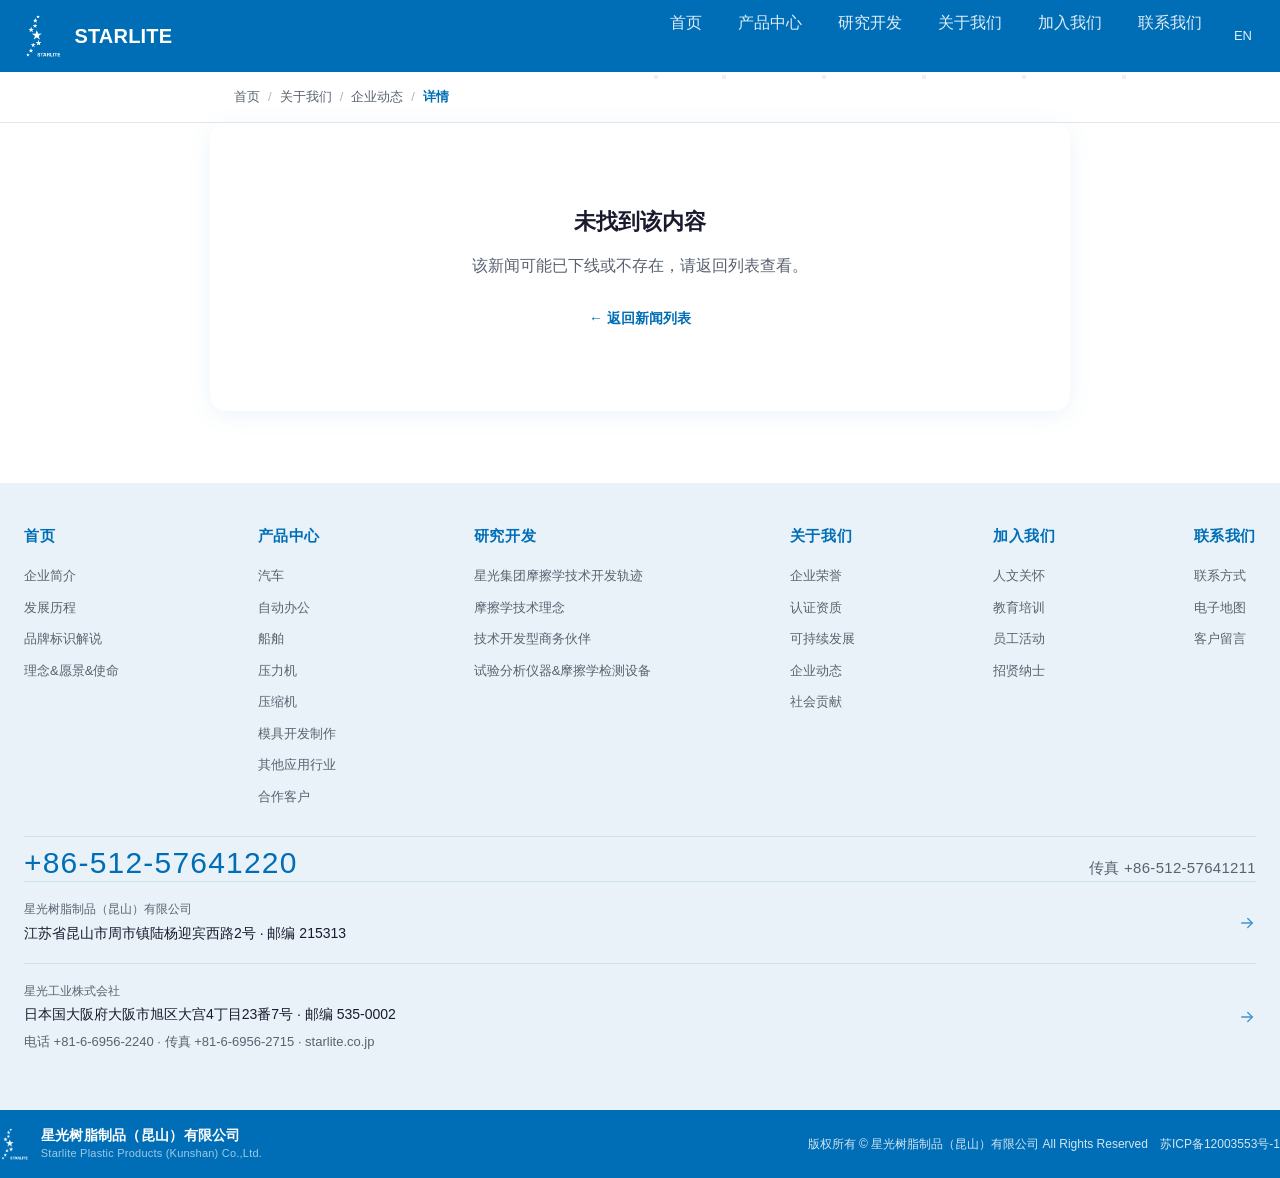
<file: news-detail.html>
<!DOCTYPE html>
<html lang="zh-CN">
<head>
  <meta charset="UTF-8">
  <meta name="viewport" content="width=device-width, initial-scale=1.0, viewport-fit=cover, interactive-widget=resizes-content">
  <meta name="theme-color" content="#006EB6">
  <meta name="apple-mobile-web-app-capable" content="yes">
  <meta name="apple-mobile-web-app-status-bar-style" content="black-translucent">
  <meta name="apple-mobile-web-app-title" content="星光树脂">
  <meta name="mobile-web-app-capable" content="yes">
  <meta name="format-detection" content="telephone=no, email=no, address=no">
  <meta name="description" content="星光树脂新闻详情 - 了解企业最新动态">
  <link rel="icon" type="image/png" href="img/brand/logo.png">
  <link rel="apple-touch-icon" href="img/brand/logo.png">
  <title>新闻详情 - 星光树脂制品（昆山）有限公司</title>
  <style>
    :root{--primary:#006EB6;--primary-light:#0088D4;--accent:#FFB511;--accent-light:#FFCB4D;--text:#1A1A2E;--text-muted:#5A6270;--bg:#F5F7FA;--white:#FFF;--border:#E2E8F0;--shadow:0 4px 24px rgba(0,110,182,0.08);--radius:8px}
    *{margin:0;padding:0;box-sizing:border-box}body{font-family:"PingFang SC","Microsoft YaHei",sans-serif;color:var(--text);background:var(--bg);line-height:1.7}
    a{text-decoration:none;color:inherit}.header{background:var(--primary);box-shadow:none;position:sticky;top:0;z-index:1000}
/*二级菜单展开下推*/.header{transition:margin-bottom .25s ease;margin-bottom:0}.header:has(.nav>li:hover),.header:has(.nav>li:focus-within){margin-bottom:64px}.nav-dropdown{transform:none!important}
    .header-inner{max-width:1280px;margin:0 auto;padding:0 24px;display:flex;align-items:center;justify-content:flex-start;gap:12px;height:72px}
    .logo{display:flex;align-items:center;gap:12px}.logo-img{height:48px;width:auto;object-fit:contain;display:block}
    .logo-text{font-size:20px;line-height:1.35;font-weight:700;color:var(--white);letter-spacing:0.01em}.logo-sub{display:none}
    [id]{scroll-margin-top:88px}
    .nav{display:flex;gap:4px;align-items:stretch;margin-left:auto}.nav>li{list-style:none;position:static}.nav>li>a{display:flex;align-items:center;height:72px;padding:0 16px;font-size:16px;color:rgba(255,255,255,0.88);position:relative;transition:color .25s ease;white-space:nowrap;line-height:1.6}.nav>li>a:hover,.nav>li>a.active,.nav>li:hover>a{color:var(--white);font-weight:600}.nav-dropdown{position:absolute;left:0;right:0;top:100%;width:100%;display:flex;flex-wrap:wrap;justify-content:center;align-items:center;gap:6px 36px;margin:0;padding:18px 40px;background:var(--white);border-top:1px solid rgba(0,110,182,0.08);box-shadow:0 16px 40px rgba(0,110,182,0.1);border-radius:0;opacity:0;visibility:hidden;transform:none;transition:opacity .25s ease,visibility .25s;z-index:1001;list-style:none;box-sizing:border-box}.nav-dropdown::before{content:'';position:absolute;left:0;right:0;top:-10px;height:10px}.nav>li:hover>.nav-dropdown{opacity:1;visibility:visible;transform:translateY(0)}.nav-dropdown li{list-style:none;flex:0 0 auto}.nav-dropdown a{display:block;position:relative;padding:6px 2px;font-size:14px;color:var(--text-muted);transition:color .2s ease;white-space:nowrap;line-height:1.5}.nav-dropdown a:hover{color:var(--primary)}
    .lang-switch{display:flex;align-items:center;flex-shrink:0}.lang-btn{padding:0 4px;font-size:13px;border:none;background:transparent;color:rgba(255,255,255,0.88);cursor:pointer;font-family:inherit;transition:color .2s;line-height:1.4}.lang-btn:hover{color:var(--white)}

    .breadcrumb{background:var(--white);border-bottom:1px solid var(--border)}
    .breadcrumb-inner{max-width:860px;margin:0 auto;padding:14px 24px;font-size:13px;color:var(--text-muted);display:flex;align-items:center;gap:8px;flex-wrap:wrap}
    .breadcrumb a{color:var(--text-muted);transition:color .2s}.breadcrumb a:hover{color:var(--primary)}
    .breadcrumb-sep{opacity:.45}.breadcrumb-current{color:var(--primary);font-weight:600;max-width:360px;overflow:hidden;text-overflow:ellipsis;white-space:nowrap}

    .section{padding:0 24px 72px;background:var(--white)}.section-inner{max-width:860px;margin:0 auto;}
    .article-panel{padding:40px 44px 48px}
    .article-cat{display:inline-block;font-size:12px;font-weight:600;color:var(--primary);background:rgba(0,110,182,.08);padding:4px 12px;border-radius:999px;margin-bottom:16px}
    .article-title{font-size:clamp(24px,3vw,32px);font-weight:700;color:var(--text);line-height:1.35;margin:0 0 16px}
    .article-meta{display:flex;align-items:center;flex-wrap:wrap;gap:8px 20px;padding-bottom:24px;font-size:14px;color:var(--text-muted)}
    .article-meta-date{color:#B0B7C1}
    .article-meta-item{display:inline-flex;align-items:center;gap:6px}
    .article-meta-label{color:#B0B7C1}
    .article-cover{width:100%;border-radius:12px;overflow:hidden;margin-bottom:28px;background:linear-gradient(135deg,var(--bg),#E8EDF3);aspect-ratio:16/9}
    .article-cover img{width:100%;height:100%;object-fit:cover;display:block}
    .article-cover[hidden]{display:none}
    .article-content{font-size:16px;color:var(--text-muted);line-height:1.9}
    .article-content p{margin-bottom:16px}.article-content p:last-child{margin-bottom:0}
    .article-content img{max-width:100%;height:auto;display:block;margin:8px 0 20px;border-radius:8px}
    .article-content .img-row{display:grid;grid-template-columns:1fr 1fr;gap:12px;margin:8px 0 24px}
    .article-content .img-row img{width:100%;height:100%;margin:0;object-fit:cover;aspect-ratio:4/3}
    .article-actions{display:flex;align-items:center;justify-content:space-between;gap:16px;margin-top:36px;padding-top:24px;border-top:1px solid #EEF1F5;flex-wrap:wrap}
    .back-link{display:inline-flex;align-items:center;gap:6px;color:var(--primary);font-size:14px;font-weight:600;transition:gap .2s,opacity .2s}
    .back-link:hover{gap:9px;opacity:.85}
    .article-nav{display:flex;gap:12px;flex-wrap:wrap}
    .article-nav a{font-size:13px;color:var(--text-muted);padding:8px 14px;border:1px solid var(--border);border-radius:8px;background:var(--white);transition:all .2s}
    .article-nav a:hover{border-color:var(--primary);color:var(--primary)}
    .article-nav a.is-disabled{opacity:.4;pointer-events:none}
    .empty-state{text-align:center;padding:80px 24px;background:var(--white);border-radius:16px;box-shadow:var(--shadow)}
    .empty-state h2{font-size:22px;color:var(--text);margin-bottom:12px}
    .empty-state p{color:var(--text-muted);margin-bottom:24px}

    .footer{background:#E8F2F8}
    .footer-main{padding:40px 24px}
    .footer-inner{max-width:1280px;margin:0 auto}
    .footer-links{display:flex;justify-content:space-between;align-items:flex-start;width:100%;gap:28px 20px}.footer-col{flex:0 1 auto;min-width:0;max-width:200px}.footer-col ul a{overflow-wrap:break-word}
    .footer-col{min-width:0}
    .footer-col h4{color:var(--primary);font-size:15px;font-weight:700;margin:0 0 18px;letter-spacing:.04em}
    .footer-col ul{list-style:none;display:flex;flex-direction:column;gap:12px}
    .footer-col ul a{font-size:13px;line-height:1.5;color:var(--text-muted);transition:color .2s;display:block}
    .footer-col ul a:hover{color:var(--primary)}
    .footer-contact{margin-top:30px;border-top:1px solid rgba(0,110,182,.12);padding-top:8px}
    .footer-contact-row{display:flex;align-items:baseline;justify-content:space-between;gap:24px;flex-wrap:wrap}
    .footer-phone{font-size:clamp(22px,2.4vw,30px);font-weight:500;color:var(--primary);letter-spacing:.04em;line-height:1.2}
    .footer-phone:hover{color:var(--primary-light)}
    .footer-fax{font-size:15px;color:var(--text-muted);letter-spacing:.02em}
    .footer-address{display:flex;align-items:center;justify-content:space-between;gap:20px;padding:18px 0;color:var(--text);font-size:14px;line-height:1.55;transition:color .2s;border-top:1px solid rgba(0,110,182,.12)}
    .footer-address:hover{color:var(--primary)}
    .footer-address-text{min-width:0}
    .footer-address-label{display:block;font-size:12px;color:var(--text-muted);margin-bottom:4px}
    .footer-address-meta{display:block;margin-top:6px;font-size:13px;color:var(--text-muted)}
    .footer-address-arrow{flex-shrink:0;width:18px;height:18px;color:var(--primary);opacity:.7}
    .footer-bar{background:var(--primary)}
    .footer-bar-inner{max-width:1280px;margin:0 auto;padding:16px 0;display:flex;align-items:center;justify-content:space-between;gap:16px 24px;flex-wrap:wrap}
    .footer-bar-brand{display:flex;align-items:center;gap:12px;color:var(--white);min-width:0}
    .footer-bar-brand img{height:36px;width:auto;display:block}
    .footer-bar-brand-text{display:flex;flex-direction:column;gap:2px;min-width:0;line-height:1.25}
    .footer-bar-brand-zh{font-size:14px;font-weight:700;letter-spacing:.02em;color:var(--white);white-space:nowrap}
    .footer-bar-brand-en{font-size:11px;font-weight:400;letter-spacing:.02em;color:#9EC9E8;white-space:nowrap}
    .footer-bar-copy{font-size:12px;color:rgba(255,255,255,.82);line-height:1.5;text-align:right}
    .prototype-badge{position:fixed;bottom:16px;right:16px;background:var(--accent);color:var(--primary);padding:6px 14px;border-radius:20px;font-size:11px;font-weight:700;z-index:9999}

    @media(max-width:1100px){.footer-links{display:grid;grid-template-columns:repeat(3,minmax(0,1fr));gap:28px 20px}.footer-col{max-width:none}}
    @media(max-width:768px){
      
      .section{padding:24px 16px 48px}
      .article-panel{padding:28px 20px 32px}
      .article-title{font-size:22px}
      .article-actions{flex-direction:column;align-items:flex-start}
      .footer-main{padding:40px 20px 0}
      .footer-links{display:grid;grid-template-columns:repeat(2,minmax(0,1fr));gap:28px 16px}.footer-col{max-width:none}
      .footer-contact{margin-top:32px}
      .footer-contact-row{padding:18px 0;gap:10px}
      .footer-phone{font-size:22px}
      .footer-fax{font-size:13px}
      .footer-address{padding:16px 0;font-size:13px}
      .footer-bar-inner{padding:14px 20px}
      .footer-bar-copy{text-align:left;font-size:11px}
    }
  
    .nav-toggle{display:none;width:42px;height:42px;margin-left:4px;padding:0;border:none;background:transparent;cursor:pointer;flex-direction:column;align-items:center;justify-content:center;gap:5px;flex-shrink:0}
    .nav-toggle span{display:block;width:18px;height:2px;background:#fff;border-radius:1px;transition:transform .25s ease,opacity .2s}
    .header.is-nav-open .nav-toggle span:nth-child(1){transform:translateY(7px) rotate(45deg)}
    .header.is-nav-open .nav-toggle span:nth-child(2){opacity:0}
    .header.is-nav-open .nav-toggle span:nth-child(3){transform:translateY(-7px) rotate(-45deg)}
    @media(max-width:768px){
      .header:has(.nav>li:hover),.header:has(.nav>li:focus-within){margin-bottom:0}
      .nav-toggle{display:flex;margin-left:auto}
      .nav{position:absolute;left:0;right:0;top:72px;display:flex;flex-direction:column;align-items:stretch;gap:0;margin:0;max-height:min(72vh,calc(100dvh - 72px));overflow:auto;-webkit-overflow-scrolling:touch;background:#fff;box-shadow:0 18px 40px rgba(0,40,80,.16);opacity:0;visibility:hidden;pointer-events:none;transform:translateY(-6px);transition:opacity .25s ease,visibility .25s,transform .25s ease;z-index:1002}
      .header.is-nav-open .nav{opacity:1;visibility:visible;pointer-events:auto;transform:none}
      .nav>li{width:100%;border-bottom:1px solid #EEF1F5}
      .nav>li>a{height:auto;padding:14px 20px 8px;color:#1A1A2E;font-size:15px;font-weight:600}
      .nav>li>a::after{display:none}
      .nav>li>a:hover,.nav>li>a.active,.nav>li:hover>a{color:#006EB6;font-weight:600}
      .header.is-nav-open .nav-dropdown{position:static;display:flex;flex-direction:column;flex-wrap:nowrap;align-items:stretch;justify-content:flex-start;gap:0;width:auto;margin:0;padding:0 20px 12px;background:transparent;border:none;box-shadow:none;opacity:1;visibility:visible;transform:none}
      .nav>li:hover>.nav-dropdown{opacity:1;visibility:visible}
      .nav-dropdown a{padding:7px 0;font-size:13px;color:#5A6270;white-space:normal}
      .nav-dropdown a:hover{color:#006EB6}
      body.is-nav-lock{overflow:hidden}
    }
    sup.reg{font-size:.55em;font-weight:inherit;line-height:0;vertical-align:super;letter-spacing:0}
</style>
  <link rel="stylesheet" href="mobile.css">
</head>
<body>
  <header class="header">
    <div class="header-inner">
      <a href="index.html" class="logo">
        <img src="img/brand/logo-白.png" alt="STARLITE" class="logo-img">
        <div>
          <div class="logo-text">STARLITE</div>
        </div>
      </a>
      <ul class="nav">
        <li>
          <a href="index.html">首页</a>
          <ul class="nav-dropdown">
            <li><a href="index.html#intro">企业简介</a></li>
            <li><a href="index.html#history">发展历程</a></li>
            <li><a href="index.html#logo">品牌标识解说</a></li>
            <li><a href="index.html#vision">理念 & 愿景 & 使命</a></li>
          </ul>
        </li>
        <li>
          <a href="fields.html">产品中心</a>
          <ul class="nav-dropdown">
            <li><a href="fields.html#sbear">汽车</a></li>
            <li><a href="fields.html#sbear-office">自动办公</a></li>
            <li><a href="fields.html#bakes">船舶</a></li>
            <li><a href="fields.html#bakes-press">压力机</a></li>
            <li><a href="fields.html#alp">压缩机</a></li>
            <li><a href="fields.html#mold">模具开发制作</a></li>
            <li><a href="fields.html#bakes-other">其他应用行业</a></li>
            <li><a href="fields.html#clients">合作客户</a></li>
          </ul>
        </li>
        <li>
          <a href="innovation.html">研究开发</a>
          <ul class="nav-dropdown">
            <li><a href="innovation.html#timeline">星光集团摩擦学技术开发轨迹</a></li>
            <li><a href="innovation.html#tribology">摩擦学技术理念</a></li>
            <li><a href="innovation.html#partner">技术开发型商务伙伴</a></li>
            <li><a href="innovation.html#equipment">试验分析仪器&摩擦学检测设备</a></li>
          </ul>
        </li>
        <li>
          <a href="about.html" id="navAbout">关于我们</a>
          <ul class="nav-dropdown">
            <li><a href="about.html#honors">企业荣誉</a></li>
            <li><a href="about.html#cert">认证资质</a></li>
            <li><a href="about.html#sustain">可持续发展</a></li>
            <li><a href="about.html#news">企业动态</a></li>
            <li><a href="about.html#social">社会贡献</a></li>
          </ul>
        </li>
        <li>
          <a href="join.html" id="navJoin">加入我们</a>
          <ul class="nav-dropdown">
            <li><a href="join.html#welfare">人文关怀</a></li>
            <li><a href="join.html#training">教育培训</a></li>
            <li><a href="join.html#activities">员工活动</a></li>
            <li><a href="join.html#careers">招贤纳士</a></li>
          </ul>
        </li>
        <li>
          <a href="contact.html">联系我们</a>
          <ul class="nav-dropdown">
            <li><a href="contact.html#contact-info">联系方式</a></li>
            <li><a href="contact.html#contact-map">电子地图</a></li>
            <li><a href="contact.html#contact-form">客户留言</a></li>
          </ul>
        </li>
      </ul>
      <button class="nav-toggle" type="button" aria-label="打开菜单" aria-expanded="false"><span></span><span></span><span></span></button>
      <div class="lang-switch"><button class="lang-btn" type="button" data-lang="zh" aria-label="切换语言">EN</button></div>
    </div>
  </header>

  <nav class="breadcrumb" aria-label="面包屑">
    <div class="breadcrumb-inner">
      <a href="index.html">首页</a>
      <span class="breadcrumb-sep">/</span>
      <a href="#" id="bcParent">关于我们</a>
      <span class="breadcrumb-sep">/</span>
      <a href="#" id="bcCat">企业动态</a>
      <span class="breadcrumb-sep">/</span>
      <span class="breadcrumb-current" id="bcTitle">详情</span>
    </div>
  </nav>

  <section class="section"><div class="section-inner" id="detailRoot"></div></section>

  <footer class="footer">
    <div class="footer-main">
      <div class="footer-inner">
        <nav class="footer-links" aria-label="页脚导航">
          <div class="footer-col">
            <h4>首页</h4>
            <ul>
              <li><a href="index.html#intro">企业简介</a></li>
              <li><a href="index.html#history">发展历程</a></li>
              <li><a href="index.html#logo">品牌标识解说</a></li>
              <li><a href="index.html#vision">理念&愿景&使命</a></li>
            </ul>
          </div>
          <div class="footer-col">
            <h4>产品中心</h4>
            <ul>
              <li><a href="fields.html#sbear">汽车</a></li>
              <li><a href="fields.html#sbear-office">自动办公</a></li>
              <li><a href="fields.html#bakes">船舶</a></li>
              <li><a href="fields.html#bakes-press">压力机</a></li>
              <li><a href="fields.html#alp">压缩机</a></li>
              <li><a href="fields.html#mold">模具开发制作</a></li>
              <li><a href="fields.html#bakes-other">其他应用行业</a></li>
              <li><a href="fields.html#clients">合作客户</a></li>
            </ul>
          </div>
          <div class="footer-col">
            <h4>研究开发</h4>
            <ul>
              <li><a href="innovation.html#timeline">星光集团摩擦学技术开发轨迹</a></li>
              <li><a href="innovation.html#tribology">摩擦学技术理念</a></li>
              <li><a href="innovation.html#partner">技术开发型商务伙伴</a></li>
              <li><a href="innovation.html#equipment">试验分析仪器&摩擦学检测设备</a></li>
            </ul>
          </div>
          <div class="footer-col">
            <h4>关于我们</h4>
            <ul>
              <li><a href="about.html#honors">企业荣誉</a></li>
              <li><a href="about.html#cert">认证资质</a></li>
              <li><a href="about.html#sustain">可持续发展</a></li>
              <li><a href="about.html#news">企业动态</a></li>
              <li><a href="about.html#social">社会贡献</a></li>
            </ul>
          </div>
          <div class="footer-col">
            <h4>加入我们</h4>
            <ul>
              <li><a href="join.html#welfare">人文关怀</a></li>
              <li><a href="join.html#training">教育培训</a></li>
              <li><a href="join.html#activities">员工活动</a></li>
              <li><a href="join.html#careers">招贤纳士</a></li>
            </ul>
          </div>
          <div class="footer-col">
            <h4>联系我们</h4>
            <ul>
              <li><a href="contact.html#contact-info">联系方式</a></li>
              <li><a href="contact.html#contact-map">电子地图</a></li>
              <li><a href="contact.html#contact-form">客户留言</a></li>
            </ul>
          </div>
        </nav>

        <div class="footer-contact">
          <div class="footer-contact-row">
            <a class="footer-phone" href="tel:+8651257641220">+86-512-57641220</a>
            <span class="footer-fax">传真 +86-512-57641211</span>
          </div>
          <a class="footer-address" href="contact.html#contact-map">
            <span class="footer-address-text">
              <span class="footer-address-label">星光树脂制品（昆山）有限公司</span>
              江苏省昆山市周市镇陆杨迎宾西路2号 · 邮编 215313
            </span>
            <svg class="footer-address-arrow" viewBox="0 0 24 24" fill="none" stroke="currentColor" stroke-width="1.8" stroke-linecap="round" stroke-linejoin="round" aria-hidden="true"><path d="M5 12h14"/><path d="m13 6 6 6-6 6"/></svg>
          </a>
          <a class="footer-address" href="https://starlite.co.jp/" target="_blank" rel="noopener" >
            <span class="footer-address-text">
              <span class="footer-address-label">星光工业株式会社</span>
              日本国大阪府大阪市旭区大宫4丁目23番7号 · 邮编 535-0002
              <span class="footer-address-meta">电话 +81-6-6956-2240 · 传真 +81-6-6956-2715 · starlite.co.jp</span>
            </span>
            <svg class="footer-address-arrow" viewBox="0 0 24 24" fill="none" stroke="currentColor" stroke-width="1.8" stroke-linecap="round" stroke-linejoin="round" aria-hidden="true"><path d="M5 12h14"/><path d="m13 6 6 6-6 6"/></svg>
          </a>
        </div>
      </div>
    </div>

    <div class="footer-bar">
      <div class="footer-bar-inner">
        <a href="index.html" class="footer-bar-brand">
          <img loading="lazy" src="img/brand/logo-白.png" alt="星光树脂制品（昆山）有限公司">
          <span class="footer-bar-brand-text">
            <span class="footer-bar-brand-zh">星光树脂制品（昆山）有限公司</span>
            <span class="footer-bar-brand-en">Starlite Plastic Products (Kunshan) Co.,Ltd.</span>
          </span>
        </a>
        <div class="footer-bar-copy">版权所有 © 星光树脂制品（昆山）有限公司 All Rights Reserved　苏ICP备12003553号-1</div>
      </div>
    </div>
  </footer>

    <script>
/* 新闻列表 / 详情共用数据 */
(function (global) {
  var CATEGORIES = [
    { key: 'news', label: '企业动态', parent: 'about.html', parentLabel: '关于我们' },
    { key: 'social', label: '社会贡献', parent: 'about.html', parentLabel: '关于我们' },
    { key: 'training', label: '教育培训', parent: 'join.html', parentLabel: '加入我们' },
    { key: 'activities', label: '员工活动', parent: 'join.html', parentLabel: '加入我们' }
  ];

  var SEED = {
    news: [
      {
        id: 'news-01',
        title: '2025 ITES 深圳国际机器人及自动化设备展',
        date: '2025-04-17',
        image: 'https://www.starlite.cn/Upload/image/20250417/20250417094305_19797.jpg',
        excerpt: '2025年3月26日—29日期间，我司参加了在深圳召开的 ITES 深圳国际机器人及自动化设备展会。本次展会涉及电子制造、新能源及汽车、医疗器械、精密制造、智能制造等行业，我们展示了 STARLITE 自主品牌减速机、S-Bear 耐久齿轮、摩擦片等高端材料应用领域产品。',
        content: '<p>2025年3月26日—29日期间，我司参加了在深圳召开的 ITES 深圳国际机器人及自动化设备展会。</p><p>本次展会涉及电子制造、新能源及汽车、医疗器械、精密制造、智能制造等行业，我们展示了 STARLITE 自主品牌减速机、S-Bear 耐久齿轮、摩擦片等高端材料应用领域产品，与多家行业客户进行了深入交流。</p>'
      },
      {
        id: 'news-02',
        title: '广州国际汽车展览会出展报道',
        date: '2024-12-03',
        image: 'https://www.starlite.cn/Upload/image/20241203/20241203161804_56282.jpg',
        excerpt: '2024年11月15日至18日，第二十二届广州国际汽车展览会在广交会展馆隆重举行。针对新能源汽车爆发式发展，我们详细展示了新材料成果及在新能源汽车行业的应用，如温控阀、执行器等高端部品，共接待了21家企业交流洽谈。',
        content: '<p>2024年11月15日至18日，第二十二届广州国际汽车展览会在广交会展馆隆重举行。</p><p>针对新能源汽车爆发式发展，我们详细展示了新材料成果及在新能源汽车行业的应用，如温控阀、执行器等高端部品，共接待了21家企业交流洽谈。</p>'
      },
      {
        id: 'news-03',
        title: '2024上海国际车用空调及热管理技术展览会报道',
        date: '2024-11-04',
        image: 'https://www.starlite.cn/Upload/image/20241104/20241104083746_94528.jpg',
        excerpt: '10月21日—23日期间，我们在上海国际博览中心 N5 馆出展。作为压缩机领域密封圈的市场占有率领先企业，三天展会共交流了33多家企业，其中11家左右有对口合作意愿，将成为后续新客户开发的重点对象。',
        content: '<p>10月21日—23日期间，我们在上海国际博览中心 N5 馆出展。</p><p>作为压缩机领域密封圈的市场占有率领先企业，三天展会共交流了33多家企业，其中11家左右有对口合作意愿，将成为后续新客户开发的重点对象。</p>'
      },
      {
        id: 'news-04',
        title: '2024年上海国际工业自动化及工业机器人展出展报道',
        date: '2024-08-21',
        image: 'https://www.starlite.cn/Upload/image/20240821/20240821082028_53761.jpg',
        excerpt: '7月24日至26日，我们参加了在国家会展中心举办的 SIA 上海国际工业自动化及机器人展览会。本次展会上升级了展示风格，从灯光海报到实物展示均精心筹备，与30多家厂商进行了交流，其中12家为重点开发客户。',
        content: '<p>7月24日至26日，我们参加了在国家会展中心举办的 SIA 上海国际工业自动化及机器人展览会。</p><p>本次展会上升级了展示风格，从灯光海报到实物展示均精心筹备，与30多家厂商进行了交流，其中12家为重点开发客户。</p>'
      },
      {
        id: 'news-05',
        title: 'WBE2024世界电池及储能产业博览会暨第9届亚太电池展出展报道',
        date: '2024-08-20',
        image: 'https://www.starlite.cn/Upload/image/20240820/20240820103918_24153.jpg',
        excerpt: '8月8日—10日，我们出展了在广州举办的 WBE2024 世界电池及储能产业博览会暨第9届亚太电池展，重点展示了高性能电池用氟素部品、储能系统关键部件等星光自主品牌树脂制品，吸引了30多家企业交流洽谈。',
        content: '<p>8月8日—10日，我们出展了在广州举办的 WBE2024 世界电池及储能产业博览会暨第9届亚太电池展。</p><p>重点展示了高性能电池用氟素部品、储能系统关键部件等星光自主品牌树脂制品，吸引了30多家企业交流洽谈。</p>'
      }
    ],
    social: [
      {
        id: 'social-01',
        title: '冬日暖阳——情暖福利院',
        date: '2019-12-22',
        image: 'https://www.starlite.cn/Upload/Images/2020-02-26/5e56855589914.jpg',
        hideCover: true,
        excerpt: '寒风萧萧阴雨连绵，寒冬季节格外阴冷，星光公司秉承「敬天爱人」的理念，在2019年12月22日上午，由公司领导、工会成员及义工组的成员们一同冒着风雨前往昆山市福利院为老人们送上来自星光的关爱和温暖，同时提前跟老人们欢度一个愉快的圣诞节。',
        content: '<p>寒风萧萧阴雨连绵，寒冬季节格外阴冷，星光公司秉承「敬天爱人」的理念，在2019年12月22日上午，由公司领导、工会成员及义工组的成员们一同冒着风雨前往昆山市福利院为老人们送上来自星光的关爱和温暖，同时提前跟老人们欢度一个愉快的圣诞节。</p><p><img loading="lazy" src="https://www.starlite.cn/Upload/image/20200327/20200327161607_61558.jpg" alt="冬日暖阳——情暖福利院"></p><p>本次活动公司为老人们赠送了日常生活用品、水果点心。义工组成员们献上了精心排练的青春动感的舞蹈，还有爷爷奶奶们喜欢的熟悉歌曲。</p><div class="img-row"><img loading="lazy" src="https://www.starlite.cn/Upload/image/20200327/20200327161645_63816.jpg" alt="义工表演与老人同乐"><img loading="lazy" src="https://www.starlite.cn/Upload/image/20200327/20200327161725_36575.jpg" alt="发放水果点心"></div><p>节目一开始，爷爷奶奶们就和着节奏愉快地打着拍子，跟着歌曲一起哼唱，仿佛又回到了青春年代，脸上洋溢着愉悦的笑容，整个会场充满了温暖、幸福的氛围。最后大家一起为爷爷奶奶们发放水果点心，希望我们的心意像冬日暖阳，一直温暖着爷爷奶奶们的身心。</p>'
      },
      {
        id: 'social-02',
        title: '星光公司第二十五次福利院活动',
        date: '2024-12-26',
        image: 'https://www.starlite.cn/Upload/image/20241226/20241226131944_36573.png',
        excerpt: '2024年12月21日上午，星光树脂制品（昆山）有限公司的各位领导、工会成员及义工组成员一同前往昆山市福利院，开展了第25回公益慈善活动，为老年人送去冬至的关怀和温暖，共筑敬老爱老之风。',
        content: '<p>2024年12月21日上午，星光树脂制品（昆山）有限公司的各位领导、工会成员及义工组成员一同前往昆山市福利院，开展了第25回公益慈善活动。</p><p>为老年人送去冬至的关怀和温暖，共筑敬老爱老之风。</p>'
      },
      {
        id: 'social-03',
        title: '情暖老人心——以爱为名，传递温暖',
        date: '2023-12-26',
        image: 'https://www.starlite.cn/Upload/Images/2023-12-26/658a28ec9414a.png',
        excerpt: '老吾者，以及人之老；幼吾幼，以及人之幼。星光公司秉承「敬天爱人」的理念，于2023年12月16日上午，组织公司与工会的成员们一同前往昆山市福利院，为年迈的老人送上来自星光的关爱和温暖。',
        content: '<p>老吾者，以及人之老；幼吾幼，以及人之幼。</p><p>星光公司秉承「敬天爱人」的理念，于2023年12月16日上午，组织公司与工会的成员们一同前往昆山市福利院，为年迈的老人送上来自星光的关爱和温暖。</p>'
      },
      {
        id: 'social-04',
        title: '央广网刊登报道「敬天爱人 慈善星光」第二十次捐赠',
        date: '2023-11-06',
        image: 'https://www.starlite.cn/Upload/Images/2023-11-06/6548779e2e90a.jpg',
        excerpt: '风雨二十载，爱心不间断，2023年10月26日下午，星光树脂制品（昆山）有限公司在周市镇综合执法局举行了「敬天爱人 慈善星光」第二十次捐赠仪式。此次捐赠活动得到了社会的广泛关注与认可，并于2023年10月30日在央广网以专刊的形式进行了报道。',
        content: '<p>风雨二十载，爱心不间断，2023年10月26日下午，星光树脂制品（昆山）有限公司在周市镇综合执法局举行了「敬天爱人 慈善星光」第二十次捐赠仪式。</p><p>此次捐赠活动得到了社会的广泛关注与认可，并于2023年10月30日在央广网以专刊的形式进行了报道。</p>'
      },
      {
        id: 'social-05',
        title: '第二十二次福利院献爱心活动',
        date: '2023-06-03',
        image: 'https://www.starlite.cn/Upload/Images/2023-06-05/647d42ed8e200.png',
        excerpt: '初夏时节、阳光灿烂。星光公司秉承「敬天爱人」的理念，在6.1儿童节即将到来之际，于2023年5月28日上午，公司和工会的成员们一同前往昆山市福利院为孩子们送上来自星光的关爱和温暖，提前预祝孩子们拥有一个愉快的儿童节。',
        content: '<p>初夏时节、阳光灿烂。星光公司秉承「敬天爱人」的理念，在6.1儿童节即将到来之际，于2023年5月28日上午前往昆山市福利院，为孩子们送上来自星光的关爱和温暖。</p>'
      },
      {
        id: 'social-06',
        title: '第十九次捐赠活动',
        date: '2022-10-28',
        image: 'https://www.starlite.cn/Upload/Images/2022-11-07/6368a25fe732f.jpg',
        excerpt: '2022年10月28日下午，在周市镇综合执法局举行了「敬天爱人 慈善星光」第十九次捐赠仪式。本次捐赠的【微型消防车】不仅具备灭火的功能，还具有消防巡逻和消防宣传功能，可以有效唤起居民的消防意识。',
        content: '<p>2022年10月28日下午，在周市镇综合执法局举行了「敬天爱人 慈善星光」第十九次捐赠仪式。</p><p>本次捐赠的【微型消防车】不仅具备灭火的功能，还具有消防巡逻和消防宣传功能，可以有效唤起居民的消防意识。</p>'
      },
      {
        id: 'social-07',
        title: '第十八次捐赠活动',
        date: '2021-11-12',
        image: 'https://www.starlite.cn/Upload/Images/2021-11-12/618e0fc1eed36.jpg',
        excerpt: '2021年10月22日下午，在周市镇梅心泾社区举行了「敬天爱人 慈善星光」第十八次捐赠仪式。本次捐资建设【妇女儿童之家】，为儿童的健康成长，构建和谐的亲子关系尽一份心、出一份力。',
        content: '<p>2021年10月22日下午，在周市镇梅心泾社区举行了「敬天爱人 慈善星光」第十八次捐赠仪式。</p><p>本次捐资建设【妇女儿童之家】，为儿童的健康成长，构建和谐的亲子关系尽一份心、出一份力。</p>'
      },
      {
        id: 'social-08',
        title: '第十七次捐赠活动',
        date: '2020-09-21',
        image: 'https://www.starlite.cn/Upload/Images/2021-11-12/618e10daad4e1.jpg',
        excerpt: '2020年9月21日上午，在周市举行了「敬天爱人 慈善星光」第十七回捐赠仪式。本次捐资建造三座环卫工人休息亭，为环卫工人送去更多的关心和关爱。',
        content: '<p>2020年9月21日上午，在周市举行了「敬天爱人 慈善星光」第十七回捐赠仪式。</p><p>本次捐资建造三座环卫工人休息亭，为环卫工人送去更多的关心和关爱。</p>'
      }
    ],
    training: [
      {
        id: 'training-01',
        title: '2025年第二回次世代员工培训',
        date: '2025-09-30',
        image: 'https://www.starlite.cn/Upload/Images/2025-09-30/68db3a7f0f79a.jpg',
        excerpt: '2025年9月26日至27日，2025年第二回次世代员工培训活动，在秋日的淀山湖畔如期举行，此次活动由各事业部推选的次世代育成对象，共27名员工参加。',
        content: '<p>2025年9月26日至27日，2025年第二回次世代员工培训活动，在秋日的淀山湖畔如期举行。</p><p>此次活动由各事业部推选的次世代育成对象，共27名员工参加。</p>'
      },
      {
        id: 'training-02',
        title: '2025年次世代员工培训',
        date: '2025-06-20',
        image: 'https://www.starlite.cn/Upload/Images/2025-06-20/6854a8e68aa7b.png',
        excerpt: '2025年6月7日（星期六）公司根据年度计划，举办了2025年次世代员工培训会，共21名员工参加。副总经理要求各位能确实掌握技能，并在工作中进行运用。',
        content: '<p>2025年6月7日（星期六）公司根据年度计划，举办了2025年次世代员工培训会，共21名员工参加。</p><p>副总经理要求各位能确实掌握技能，并在工作中进行运用。</p>'
      },
      {
        id: 'training-03',
        title: '筑牢安全防线 赋能高质量发展',
        date: '2025-11-13',
        image: 'https://www.starlite.cn/Upload/Images/2025-11-13/6915858cc5bc0.JPG',
        excerpt: '为深刻落实星光2025年安全方针，集团于2025年10月31日在中国星光举办第一回全社KY活动发表大会，中日星光共六组队伍参加，同步线上直播。',
        content: '<p>为深刻落实星光2025年安全方针，集团于2025年10月31日在中国星光举办第一回全社KY活动发表大会。</p><p>中日星光共六组队伍参加，日本星光总社同步参加了线上直播大会。</p>'
      }
    ],
    activities: [
      {
        id: 'activities-01',
        title: '2025年员工忘年会圆满举行',
        date: '2026-02-03',
        image: 'https://www.starlite.cn/Upload/Images/2026-02-04/6982be12d7234.JPG',
        excerpt: '2026年1月24日，星光树脂2025年员工忘年会在热情洋溢、团结向上的氛围中拉开帷幕，总经理致谢全体员工一年来的努力，共贺新春。',
        content: '<p>2026年1月24日，星光树脂2025年员工忘年会在热情洋溢、团结向上的氛围中拉开帷幕。</p><p>总经理致谢全体员工一年来的努力，共贺新春。</p>'
      },
      {
        id: 'activities-02',
        title: '2025年第六届纳凉节活动',
        date: '2025-09-19',
        image: 'https://www.starlite.cn/Upload/Images/2025-09-19/68cca4ecdb201.jpg',
        excerpt: '8月29日晚，星光树脂制品（昆山）有限公司灯火璀璨，一场洋溢着欢乐与温情的纳凉节盛大开启，员工们齐聚一堂，共享夏日狂欢。',
        content: '<p>8月29日晚，星光树脂制品（昆山）有限公司灯火璀璨，一场洋溢着欢乐与温情的纳凉节盛大开启。</p><p>员工们齐聚一堂，共享夏日狂欢。</p>'
      },
      {
        id: 'activities-03',
        title: '2026年星光树脂新年祝贺式',
        date: '2026-03-05',
        image: 'https://www.starlite.cn/Upload/Images/2026-03-05/69a8d7b5050ff.jpg',
        excerpt: '随着开工仪式的鞭炮声划破长空，2026年星光树脂新年祝贺式拉开大幕。全体员工齐声朗诵《星光之心》，为新一年奋斗征程启航。',
        content: '<p>随着开工仪式的鞭炮声划破长空，2026年星光树脂新年祝贺式拉开大幕。</p><p>全体员工齐声朗诵《星光之心》，为新一年奋斗征程启航。</p>'
      }
    ]
  };

  var EXTRA_TITLES = {
    social: [
      '敬老院中秋慰问活动', '社区环保志愿行动', '爱心图书捐赠仪式',
      '环卫工人夏日送清凉', '残疾人帮扶走访活动', '乡村小学物资捐赠',
      '消防安全公益宣传日', '公益植树志愿服务', '爱心义卖慈善活动',
      '重阳节敬老慰问', '儿童节关爱行动', '社区便民服务日',
      '血液中心无偿献血', '慈善一日捐活动', '困难家庭帮扶走访',
      '公益讲座进社区', '环保徒步公益行', '爱心早餐公益项目'
    ],
    training: [
      '安全环保专项培训', '品质管理提升研修', '注塑成型技能培训',
      '新员工入职培训', '班组长管理能力研修', '5S 现场改善培训',
      '消防应急演练培训', '精益生产专题培训', '模具保全技能培训',
      '客户服务礼仪培训', '英语商务沟通培训', '数字化办公技能培训',
      '领导力进阶研修', '跨部门协作工作坊', 'TPM 保全基础培训',
      '职业健康安全培训', '问题解决手法培训', '年度培训成果分享会'
    ],
    activities: [
      '春季登山健步走', '篮球友谊赛', '羽毛球团体赛',
      '中秋联欢晚会', '新春团拜会', '摄影兴趣小组活动',
      '读书分享会', '职工趣味运动会', '夏季烧烤派对',
      '瑜伽健身体验课', '团队拓展训练', '美食节分享会',
      '书法兴趣交流', '徒步骑行活动', '员工生日会',
      '桌游休闲日'
    ]
  };

  function padCategory(key, seedList) {
    var list = seedList.slice();
    var extras = EXTRA_TITLES[key] || [];
    var i = 0;
    while (list.length < 25 && i < extras.length) {
      var n = list.length + 1;
      var year = 2018 - Math.floor(i / 6);
      var month = String((i % 12) + 1).padStart(2, '0');
      var day = String((i % 27) + 1).padStart(2, '0');
      var base = seedList[i % seedList.length];
      list.push({
        id: key + '-extra-' + String(n).padStart(2, '0'),
        title: extras[i],
        date: year + '-' + month + '-' + day,
        author: '星光树脂',
        views: 180 + ((i * 137) % 2400),
        image: base.image || '',
        excerpt: extras[i] + '顺利举办，进一步丰富了 STARLITE 企业文化与组织活力，后续将持续开展相关活动。',
        content: '<p>' + extras[i] + '顺利举办。</p><p>活动进一步丰富了 STARLITE 企业文化与组织活力，后续将持续开展相关活动，欢迎全体员工积极参与。</p>'
      });
      i++;
    }
    return list;
  }

  function withMetaDefaults(item, index) {
    var viewsSeed = 0;
    var id = item.id || '';
    for (var i = 0; i < id.length; i++) viewsSeed += id.charCodeAt(i);
    return Object.assign({}, item, {
      author: item.author || '星光树脂',
      views: item.views != null ? item.views : (320 + ((viewsSeed + index * 97) % 2680))
    });
  }

  var NEWS_DATA = {};
  Object.keys(SEED).forEach(function (key) {
    NEWS_DATA[key] = padCategory(key, SEED[key]).map(withMetaDefaults);
  });

  function getCategory(key) {
    for (var i = 0; i < CATEGORIES.length; i++) {
      if (CATEGORIES[i].key === key) return CATEGORIES[i];
    }
    return CATEGORIES[0];
  }

  function getItems(catKey) {
    return NEWS_DATA[catKey] || NEWS_DATA.news;
  }

  function getItemById(id) {
    var keys = Object.keys(NEWS_DATA);
    for (var i = 0; i < keys.length; i++) {
      var list = NEWS_DATA[keys[i]];
      for (var j = 0; j < list.length; j++) {
        if (list[j].id === id) {
          return { item: list[j], category: getCategory(keys[i]) };
        }
      }
    }
    return null;
  }

  global.NewsStore = {
    CATEGORIES: CATEGORIES,
    DATA: NEWS_DATA,
    PAGE_SIZE: 20,
    getCategory: getCategory,
    getItems: getItems,
    getItemById: getItemById
  };
})(window);

  </script>
  <script>
(function () {
  var store = window.NewsStore;
  if (!store) return;
  var root = document.getElementById('detailRoot');
  var id = new URLSearchParams(window.location.search).get('id');
  var found = id ? store.getItemById(id) : null;

  function escapeHtml(str) {
    return String(str || '')
      .replace(/&/g, '&amp;')
      .replace(/</g, '&lt;')
      .replace(/>/g, '&gt;')
      .replace(/"/g, '&quot;');
  }

  if (!found) {
    root.innerHTML =
      '<div class="empty-state">' +
        '<h2>未找到该内容</h2>' +
        '<p>该新闻可能已下线或不存在，请返回列表查看。</p>' +
        '<a class="back-link" href="news.html">← 返回新闻列表</a>' +
      '</div>';
    return;
  }

  var item = found.item;
  var cat = found.category;
  var list = store.getItems(cat.key);
  var idx = -1;
  for (var i = 0; i < list.length; i++) {
    if (list[i].id === item.id) { idx = i; break; }
  }
  var prev = idx > 0 ? list[idx - 1] : null;
  var next = idx >= 0 && idx < list.length - 1 ? list[idx + 1] : null;

  document.title = item.title + ' - 星光树脂制品（昆山）有限公司';
  document.getElementById('bcParent').textContent = cat.parentLabel;
  document.getElementById('bcParent').href = cat.parent;
  document.getElementById('bcCat').textContent = cat.label;
  document.getElementById('bcCat').href = 'news.html?cat=' + encodeURIComponent(cat.key);
  document.getElementById('bcTitle').textContent = item.title;

  if (cat.key === 'training' || cat.key === 'activities') {
    document.getElementById('navJoin').classList.add('active');
  } else {
    document.getElementById('navAbout').classList.add('active');
  }

  var coverHtml = item.image && !item.hideCover
    ? '<div class="article-cover"><img loading="lazy" src="' + escapeHtml(item.image) + '" alt="' + escapeHtml(item.title) + '" onerror="this.parentElement.hidden=true"></div>'
    : '<div class="article-cover" hidden></div>';

  root.innerHTML =
    '<article class="article-panel">' +
      '<span class="article-cat">' + escapeHtml(cat.label) + '</span>' +
      '<h1 class="article-title">' + escapeHtml(item.title) + '</h1>' +
      '<div class="article-meta">' +
        '<span class="article-meta-date">' + escapeHtml(item.date) + '</span>' +
        '<span class="article-meta-item"><span class="article-meta-label">作者</span>' + escapeHtml(item.author || '星光树脂') + '</span>' +
        '<span class="article-meta-item"><span class="article-meta-label">阅读量</span>' + escapeHtml(String(item.views != null ? item.views : 0)) + '</span>' +
      '</div>' +
      coverHtml +
      '<div class="article-content">' + (item.content || '<p>' + escapeHtml(item.excerpt) + '</p>') + '</div>' +
      '<div class="article-actions">' +
        '<a class="back-link" href="news.html?cat=' + encodeURIComponent(cat.key) + '">← 返回' + escapeHtml(cat.label) + '列表</a>' +
        '<div class="article-nav">' +
          (prev
            ? '<a href="news-detail.html?id=' + encodeURIComponent(prev.id) + '">上一篇</a>'
            : '<a class="is-disabled" href="#">上一篇</a>') +
          (next
            ? '<a href="news-detail.html?id=' + encodeURIComponent(next.id) + '">下一篇</a>'
            : '<a class="is-disabled" href="#">下一篇</a>') +
        '</div>' +
      '</div>' +
    '</article>';

  document.querySelectorAll('.lang-switch').forEach(function (s) {
    s.querySelectorAll('.lang-btn').forEach(function (b) {
      b.addEventListener('click', function () {
        s.querySelectorAll('.lang-btn').forEach(function (x) { x.classList.remove('active'); });
        b.classList.add('active');
      });
    });
  });
})();
  </script>
<script src="mobile.js"></script>
</body>
</html>
</file>
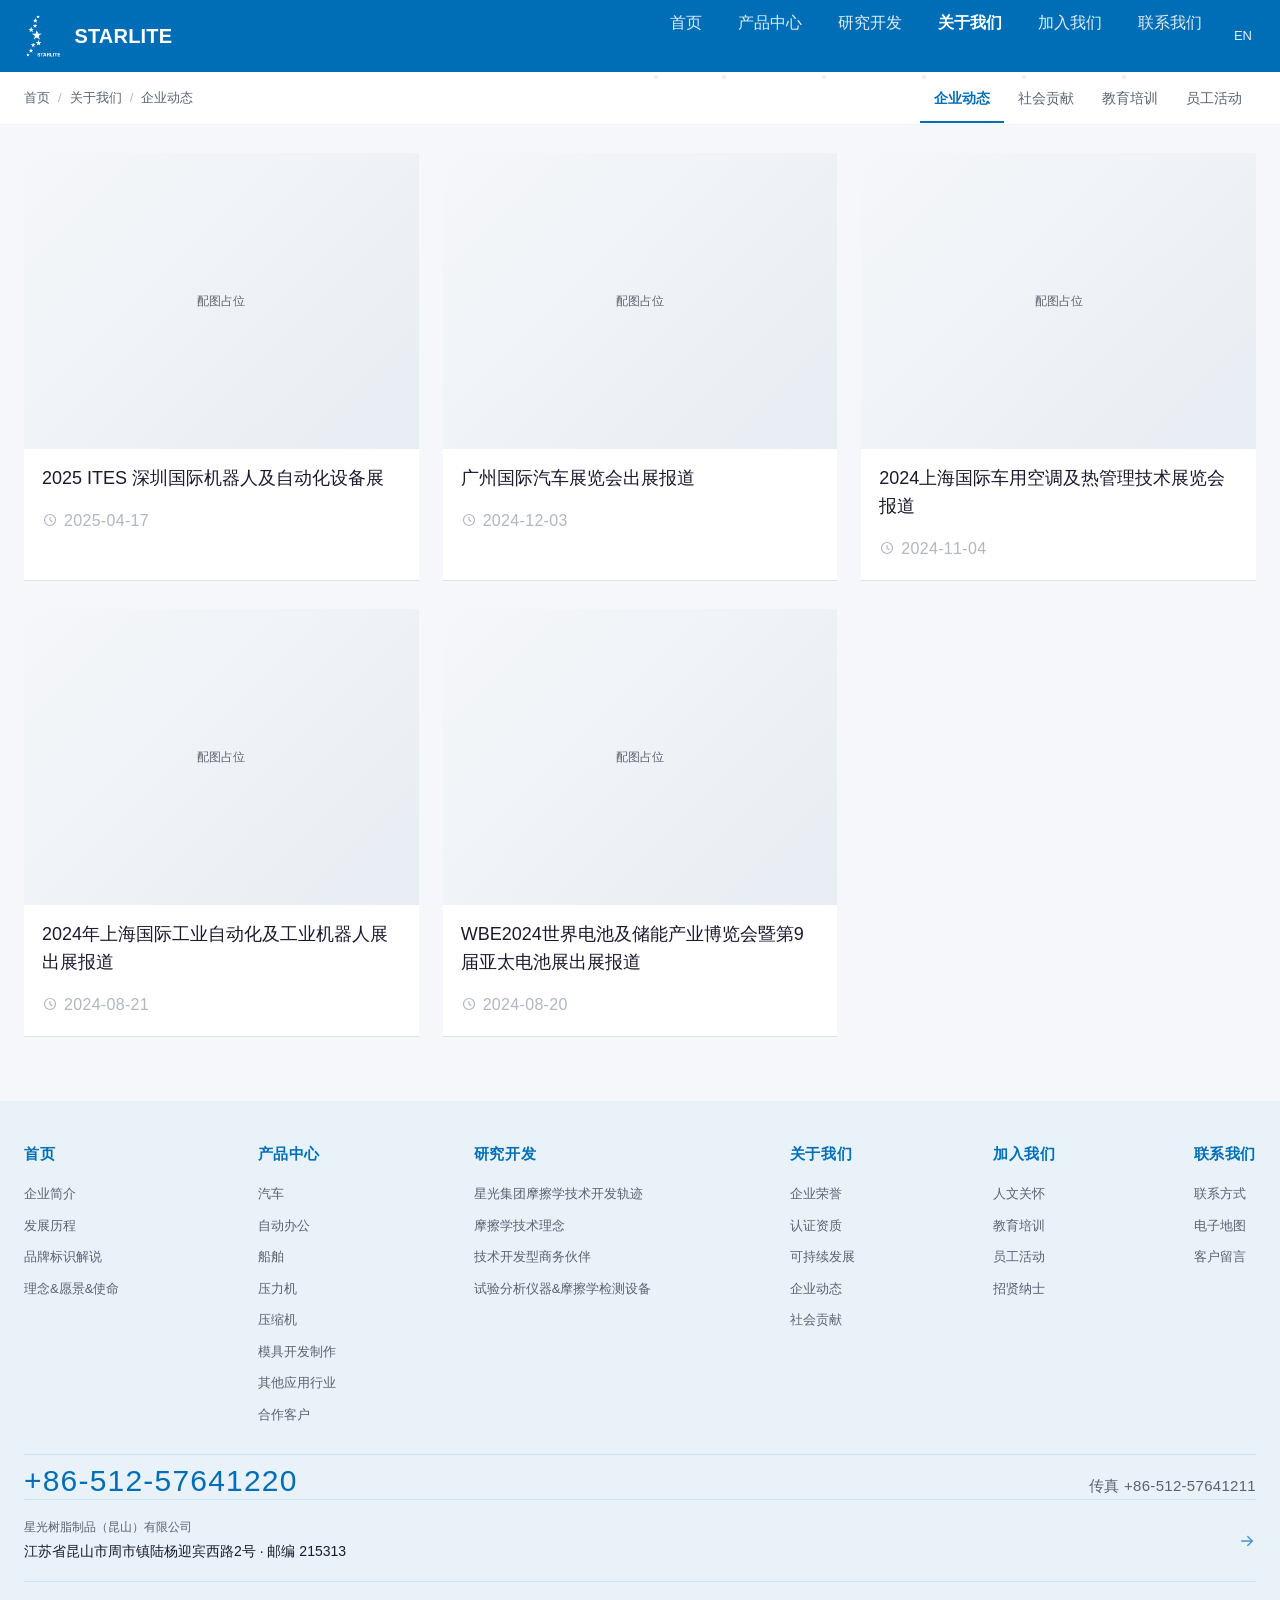
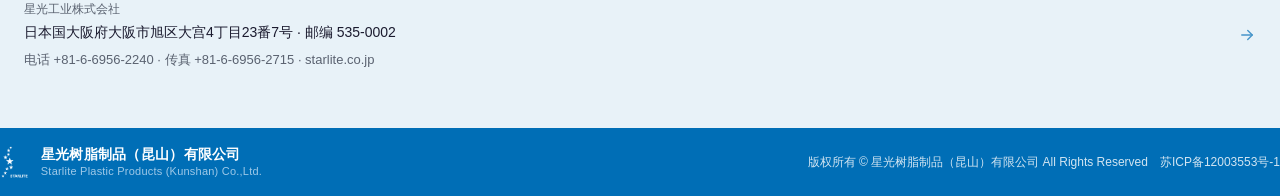
<file: news.html>
<!DOCTYPE html>
<html lang="zh-CN">
<head>
  <meta charset="UTF-8">
  <meta name="viewport" content="width=device-width, initial-scale=1.0, viewport-fit=cover, interactive-widget=resizes-content">
  <meta name="theme-color" content="#006EB6">
  <meta name="apple-mobile-web-app-capable" content="yes">
  <meta name="apple-mobile-web-app-status-bar-style" content="black-translucent">
  <meta name="apple-mobile-web-app-title" content="星光树脂">
  <meta name="mobile-web-app-capable" content="yes">
  <meta name="format-detection" content="telephone=no, email=no, address=no">
  <meta name="description" content="星光树脂新闻资讯 - 企业最新动态与行业资讯">
  <link rel="icon" type="image/png" href="img/brand/logo.png">
  <link rel="apple-touch-icon" href="img/brand/logo.png">
  <title>新闻资讯 - 星光树脂制品（昆山）有限公司</title>
  <style>
    :root{--primary:#006EB6;--primary-light:#0088D4;--accent:#FFB511;--accent-light:#FFCB4D;--text:#1A1A2E;--text-muted:#5A6270;--bg:#F5F7FA;--white:#FFF;--border:#E2E8F0;--shadow:0 4px 24px rgba(0,110,182,0.08);--radius:8px}
    *{margin:0;padding:0;box-sizing:border-box}body{font-family:"PingFang SC","Microsoft YaHei",sans-serif;color:var(--text);background:var(--bg);line-height:1.7}
    a{text-decoration:none;color:inherit}.header{background:var(--primary);box-shadow:none;position:sticky;top:0;z-index:1000}
/*二级菜单展开下推*/.header{transition:margin-bottom .25s ease;margin-bottom:0}.header:has(.nav>li:hover),.header:has(.nav>li:focus-within){margin-bottom:64px}.nav-dropdown{transform:none!important}
    .header-inner{max-width:1280px;margin:0 auto;padding:0 24px;display:flex;align-items:center;justify-content:flex-start;gap:12px;height:72px}
    .logo{display:flex;align-items:center;gap:12px}.logo-img{height:48px;width:auto;object-fit:contain;display:block}
    .logo-text{font-size:20px;line-height:1.35;font-weight:700;color:var(--white);letter-spacing:0.01em}.logo-sub{display:none}
    [id]{scroll-margin-top:88px}
    .nav{display:flex;gap:4px;align-items:stretch;margin-left:auto}.nav>li{list-style:none;position:static}.nav>li>a{display:flex;align-items:center;height:72px;padding:0 16px;font-size:16px;color:rgba(255,255,255,0.88);position:relative;transition:color .25s ease;white-space:nowrap;line-height:1.6}.nav>li>a:hover,.nav>li>a.active,.nav>li:hover>a{color:var(--white);font-weight:600}.nav-dropdown{position:absolute;left:0;right:0;top:100%;width:100%;display:flex;flex-wrap:wrap;justify-content:center;align-items:center;gap:6px 36px;margin:0;padding:18px 40px;background:var(--white);border-top:1px solid rgba(0,110,182,0.08);box-shadow:0 16px 40px rgba(0,110,182,0.1);border-radius:0;opacity:0;visibility:hidden;transform:none;transition:opacity .25s ease,visibility .25s;z-index:1001;list-style:none;box-sizing:border-box}.nav-dropdown::before{content:'';position:absolute;left:0;right:0;top:-10px;height:10px}.nav>li:hover>.nav-dropdown{opacity:1;visibility:visible;transform:translateY(0)}.nav-dropdown li{list-style:none;flex:0 0 auto}.nav-dropdown a{display:block;position:relative;padding:6px 2px;font-size:14px;color:var(--text-muted);transition:color .2s ease;white-space:nowrap;line-height:1.5}.nav-dropdown a:hover{color:var(--primary)}
    .lang-switch{display:flex;align-items:center;flex-shrink:0}.lang-btn{padding:0 4px;font-size:13px;border:none;background:transparent;color:rgba(255,255,255,0.88);cursor:pointer;font-family:inherit;transition:color .2s;line-height:1.4}.lang-btn:hover{color:var(--white)}

    .breadcrumb{background:var(--white);border-bottom:1px solid #EEF1F5}
    .breadcrumb-inner{max-width:1280px;margin:0 auto;padding:0 24px;min-height:52px;font-size:13px;color:var(--text-muted);display:flex;align-items:center;justify-content:space-between;gap:24px;flex-wrap:wrap}
    .breadcrumb-path{display:flex;align-items:center;gap:8px;flex-wrap:wrap;min-width:0}
    .breadcrumb a{color:var(--text-muted);transition:color .2s}.breadcrumb a:hover{color:var(--primary)}
    .breadcrumb-sep{opacity:.45}.breadcrumb-current{color:var(--text-muted)}

    .section{padding:28px 24px 64px}.section-inner{max-width:1280px;margin:0 auto}
    .cat-tabs{display:flex;align-items:stretch;gap:0;margin:0;padding:0;flex-shrink:0}
    .cat-tab{display:inline-flex;align-items:center;justify-content:center;padding:16px 14px;border:none;border-bottom:2px solid transparent;border-radius:0;background:transparent;color:var(--text-muted);font-size:14px;font-family:inherit;cursor:pointer;transition:color .2s,border-color .2s;line-height:1;white-space:nowrap;margin-bottom:-1px}
    .cat-tab:hover{color:var(--primary)}
    .cat-tab.is-active{color:var(--primary);font-weight:600;border-bottom-color:var(--primary)}

    .news-list{display:grid;grid-template-columns:repeat(3,minmax(0,1fr));gap:28px 24px;background:transparent}
    .news-card{display:flex;flex-direction:column;background:var(--white);overflow:hidden;cursor:pointer;min-width:0;border-bottom:1px solid #DDE3EA;transition:transform .25s ease,box-shadow .25s ease,border-color .25s}
    .news-card:hover{transform:translateY(-4px);box-shadow:0 10px 26px rgba(15,55,100,.12);border-color:#D9E2EC}
    .news-card-cover{width:100%;aspect-ratio:4/3;overflow:hidden;background:linear-gradient(135deg,var(--bg),#E8EDF3);flex-shrink:0}
    .news-card-cover img{width:100%;height:100%;object-fit:cover;display:block;transition:transform .5s cubic-bezier(.22,.61,.36,1)}
    .news-card:hover .news-card-cover img{transform:scale(1.04)}
    .news-card-cover-placeholder{width:100%;height:100%;display:flex;align-items:center;justify-content:center;font-size:12px;color:var(--text-muted)}
    .news-card-body{display:flex;flex-direction:column;padding:16px 18px 18px;flex:1}
    .news-card-title{font-size:18px;font-weight:400;color:var(--text);line-height:1.55;margin:0;padding:0;display:-webkit-box;-webkit-line-clamp:2;-webkit-box-orient:vertical;overflow:hidden;transition:color .2s}
    .news-card:hover .news-card-title{color:var(--primary)}
    .news-date-row{display:flex;align-items:center;justify-content:flex-start;gap:6px;margin:14px 0 0}
    .news-date-row svg{width:16px;height:16px;flex-shrink:0;color:#B0B7C1}
    .news-card-date{font-size:16px;font-weight:400;color:#B0B7C1;letter-spacing:.02em}

    .list-empty{padding:64px 24px;text-align:center;color:var(--text-muted);font-size:15px;background:var(--white);border-radius:12px;box-shadow:var(--shadow)}

    .pagination{display:flex;justify-content:center;align-items:center;gap:8px;margin-top:28px;flex-wrap:wrap}
    .page-btn{min-width:36px;height:36px;padding:0 10px;display:inline-flex;align-items:center;justify-content:center;border-radius:8px;border:1px solid #E2E8F0;background:var(--white);color:var(--text-muted);font-size:13px;cursor:pointer;transition:all .2s;font-family:inherit;line-height:1}
    .page-btn svg{width:16px;height:16px;display:block}
    .page-btn:hover:not(:disabled),.page-btn.active{background:var(--primary);color:var(--white);border-color:var(--primary)}
    .page-btn:disabled{opacity:.35;cursor:not-allowed}
    .page-btn:disabled:hover{background:var(--white);color:var(--text-muted);border-color:#E2E8F0}
    .page-ellipsis{min-width:28px;height:36px;display:inline-flex;align-items:center;justify-content:center;color:#B0B7C1;font-size:13px;user-select:none}

    .footer{background:#E8F2F8}
    .footer-main{padding:40px 24px}
    .footer-inner{max-width:1280px;margin:0 auto}
    .footer-links{display:flex;justify-content:space-between;align-items:flex-start;width:100%;gap:28px 20px}.footer-col{flex:0 1 auto;min-width:0;max-width:200px}.footer-col ul a{overflow-wrap:break-word}
    .footer-col{min-width:0}
    .footer-col h4{color:var(--primary);font-size:15px;font-weight:700;margin:0 0 18px;letter-spacing:.04em}
    .footer-col ul{list-style:none;display:flex;flex-direction:column;gap:12px}
    .footer-col ul a{font-size:13px;line-height:1.5;color:var(--text-muted);transition:color .2s;display:block}
    .footer-col ul a:hover{color:var(--primary)}
    .footer-contact{margin-top:30px;border-top:1px solid rgba(0,110,182,.12);padding-top:8px}
    .footer-contact-row{display:flex;align-items:baseline;justify-content:space-between;gap:24px;flex-wrap:wrap}
    .footer-phone{font-size:clamp(22px,2.4vw,30px);font-weight:500;color:var(--primary);letter-spacing:.04em;line-height:1.2}
    .footer-phone:hover{color:var(--primary-light)}
    .footer-fax{font-size:15px;color:var(--text-muted);letter-spacing:.02em}
    .footer-address{display:flex;align-items:center;justify-content:space-between;gap:20px;padding:18px 0;color:var(--text);font-size:14px;line-height:1.55;transition:color .2s;border-top:1px solid rgba(0,110,182,.12)}
    .footer-address:hover{color:var(--primary)}
    .footer-address-text{min-width:0}
    .footer-address-label{display:block;font-size:12px;color:var(--text-muted);margin-bottom:4px}
    .footer-address-meta{display:block;margin-top:6px;font-size:13px;color:var(--text-muted)}
    .footer-address-arrow{flex-shrink:0;width:18px;height:18px;color:var(--primary);opacity:.7}
    .footer-bar{background:var(--primary)}
    .footer-bar-inner{max-width:1280px;margin:0 auto;padding:16px 0;display:flex;align-items:center;justify-content:space-between;gap:16px 24px;flex-wrap:wrap}
    .footer-bar-brand{display:flex;align-items:center;gap:12px;color:var(--white);min-width:0}
    .footer-bar-brand img{height:36px;width:auto;display:block}
    .footer-bar-brand-text{display:flex;flex-direction:column;gap:2px;min-width:0;line-height:1.25}
    .footer-bar-brand-zh{font-size:14px;font-weight:700;letter-spacing:.02em;color:var(--white);white-space:nowrap}
    .footer-bar-brand-en{font-size:11px;font-weight:400;letter-spacing:.02em;color:#9EC9E8;white-space:nowrap}
    .footer-bar-copy{font-size:12px;color:rgba(255,255,255,.82);line-height:1.5;text-align:right}
    .prototype-badge{position:fixed;bottom:16px;right:16px;background:var(--accent);color:var(--primary);padding:6px 14px;border-radius:20px;font-size:11px;font-weight:700;z-index:9999}

    @media(max-width:1100px){.footer-links{display:grid;grid-template-columns:repeat(3,minmax(0,1fr));gap:28px 20px}.footer-col{max-width:none}.news-list{gap:24px 20px}}
    @media(max-width:768px){
      
      .section{padding:20px 16px 48px}
      .breadcrumb-inner{padding:0 16px;min-height:48px;gap:12px}
      .cat-tabs{width:100%;justify-content:flex-start;overflow-x:auto;-webkit-overflow-scrolling:touch}
      .cat-tab{padding:12px 12px;font-size:13px}
      .news-list{grid-template-columns:repeat(2,minmax(0,1fr));gap:20px 16px}
      .news-card-title{font-size:16px}
      .news-card-body{padding:12px 14px 14px}
      .footer-main{padding:40px 20px 0}
      .footer-links{display:grid;grid-template-columns:repeat(2,minmax(0,1fr));gap:28px 16px}.footer-col{max-width:none}
      .footer-contact{margin-top:32px}
      .footer-contact-row{padding:18px 0;gap:10px}
      .footer-phone{font-size:22px}
      .footer-fax{font-size:13px}
      .footer-address{padding:16px 0;font-size:13px}
      .footer-bar-inner{padding:14px 20px}
      .footer-bar-copy{text-align:left;font-size:11px}
    }
    @media(max-width:520px){.news-list{grid-template-columns:1fr}}
  
    .nav-toggle{display:none;width:42px;height:42px;margin-left:4px;padding:0;border:none;background:transparent;cursor:pointer;flex-direction:column;align-items:center;justify-content:center;gap:5px;flex-shrink:0}
    .nav-toggle span{display:block;width:18px;height:2px;background:#fff;border-radius:1px;transition:transform .25s ease,opacity .2s}
    .header.is-nav-open .nav-toggle span:nth-child(1){transform:translateY(7px) rotate(45deg)}
    .header.is-nav-open .nav-toggle span:nth-child(2){opacity:0}
    .header.is-nav-open .nav-toggle span:nth-child(3){transform:translateY(-7px) rotate(-45deg)}
    @media(max-width:768px){
      .header:has(.nav>li:hover),.header:has(.nav>li:focus-within){margin-bottom:0}
      .nav-toggle{display:flex;margin-left:auto}
      .nav{position:absolute;left:0;right:0;top:72px;display:flex;flex-direction:column;align-items:stretch;gap:0;margin:0;max-height:min(72vh,calc(100dvh - 72px));overflow:auto;-webkit-overflow-scrolling:touch;background:#fff;box-shadow:0 18px 40px rgba(0,40,80,.16);opacity:0;visibility:hidden;pointer-events:none;transform:translateY(-6px);transition:opacity .25s ease,visibility .25s,transform .25s ease;z-index:1002}
      .header.is-nav-open .nav{opacity:1;visibility:visible;pointer-events:auto;transform:none}
      .nav>li{width:100%;border-bottom:1px solid #EEF1F5}
      .nav>li>a{height:auto;padding:14px 20px 8px;color:#1A1A2E;font-size:15px;font-weight:600}
      .nav>li>a::after{display:none}
      .nav>li>a:hover,.nav>li>a.active,.nav>li:hover>a{color:#006EB6;font-weight:600}
      .header.is-nav-open .nav-dropdown{position:static;display:flex;flex-direction:column;flex-wrap:nowrap;align-items:stretch;justify-content:flex-start;gap:0;width:auto;margin:0;padding:0 20px 12px;background:transparent;border:none;box-shadow:none;opacity:1;visibility:visible;transform:none}
      .nav>li:hover>.nav-dropdown{opacity:1;visibility:visible}
      .nav-dropdown a{padding:7px 0;font-size:13px;color:#5A6270;white-space:normal}
      .nav-dropdown a:hover{color:#006EB6}
      body.is-nav-lock{overflow:hidden}
    }
    sup.reg{font-size:.55em;font-weight:inherit;line-height:0;vertical-align:super;letter-spacing:0}
</style>
  <link rel="stylesheet" href="mobile.css">
</head>
<body>
  <header class="header">
    <div class="header-inner">
      <a href="index.html" class="logo">
        <img src="img/brand/logo-白.png" alt="STARLITE" class="logo-img">
        <div>
          <div class="logo-text">STARLITE</div>
        </div>
      </a>
      <ul class="nav">
        <li>
          <a href="index.html">首页</a>
          <ul class="nav-dropdown">
            <li><a href="index.html#intro">企业简介</a></li>
            <li><a href="index.html#history">发展历程</a></li>
            <li><a href="index.html#logo">品牌标识解说</a></li>
            <li><a href="index.html#vision">理念 & 愿景 & 使命</a></li>
          </ul>
        </li>
        <li>
          <a href="fields.html">产品中心</a>
          <ul class="nav-dropdown">
            <li><a href="fields.html#sbear">汽车</a></li>
            <li><a href="fields.html#sbear-office">自动办公</a></li>
            <li><a href="fields.html#bakes">船舶</a></li>
            <li><a href="fields.html#bakes-press">压力机</a></li>
            <li><a href="fields.html#alp">压缩机</a></li>
            <li><a href="fields.html#mold">模具开发制作</a></li>
            <li><a href="fields.html#bakes-other">其他应用行业</a></li>
            <li><a href="fields.html#clients">合作客户</a></li>
          </ul>
        </li>
        <li>
          <a href="innovation.html">研究开发</a>
          <ul class="nav-dropdown">
            <li><a href="innovation.html#timeline">星光集团摩擦学技术开发轨迹</a></li>
            <li><a href="innovation.html#tribology">摩擦学技术理念</a></li>
            <li><a href="innovation.html#partner">技术开发型商务伙伴</a></li>
            <li><a href="innovation.html#equipment">试验分析仪器&摩擦学检测设备</a></li>
          </ul>
        </li>
        <li>
          <a href="about.html" id="navAbout">关于我们</a>
          <ul class="nav-dropdown">
            <li><a href="about.html#honors">企业荣誉</a></li>
            <li><a href="about.html#cert">认证资质</a></li>
            <li><a href="about.html#sustain">可持续发展</a></li>
            <li><a href="about.html#news">企业动态</a></li>
            <li><a href="about.html#social">社会贡献</a></li>
          </ul>
        </li>
        <li>
          <a href="join.html" id="navJoin">加入我们</a>
          <ul class="nav-dropdown">
            <li><a href="join.html#welfare">人文关怀</a></li>
            <li><a href="join.html#training">教育培训</a></li>
            <li><a href="join.html#activities">员工活动</a></li>
            <li><a href="join.html#careers">招贤纳士</a></li>
          </ul>
        </li>
        <li>
          <a href="contact.html">联系我们</a>
          <ul class="nav-dropdown">
            <li><a href="contact.html#contact-info">联系方式</a></li>
            <li><a href="contact.html#contact-map">电子地图</a></li>
            <li><a href="contact.html#contact-form">客户留言</a></li>
          </ul>
        </li>
      </ul>
      <button class="nav-toggle" type="button" aria-label="打开菜单" aria-expanded="false"><span></span><span></span><span></span></button>
      <div class="lang-switch"><button class="lang-btn" type="button" data-lang="zh" aria-label="切换语言">EN</button></div>
    </div>
  </header>

  <nav class="breadcrumb" aria-label="面包屑">
    <div class="breadcrumb-inner">
      <div class="breadcrumb-path">
        <a href="index.html">首页</a>
        <span class="breadcrumb-sep">/</span>
        <a href="#" id="bcParent">关于我们</a>
        <span class="breadcrumb-sep">/</span>
        <span class="breadcrumb-current" id="bcCurrent">企业动态</span>
      </div>
      <div class="cat-tabs" id="catTabs" role="tablist" aria-label="新闻分类"></div>
    </div>
  </nav>

  <section class="section"><div class="section-inner">
    <div class="news-list" id="newsList" role="list"></div>
    <nav class="pagination" id="pagination" aria-label="分页"></nav>
  </div></section>

  <footer class="footer">
    <div class="footer-main">
      <div class="footer-inner">
        <nav class="footer-links" aria-label="页脚导航">
          <div class="footer-col">
            <h4>首页</h4>
            <ul>
              <li><a href="index.html#intro">企业简介</a></li>
              <li><a href="index.html#history">发展历程</a></li>
              <li><a href="index.html#logo">品牌标识解说</a></li>
              <li><a href="index.html#vision">理念&愿景&使命</a></li>
            </ul>
          </div>
          <div class="footer-col">
            <h4>产品中心</h4>
            <ul>
              <li><a href="fields.html#sbear">汽车</a></li>
              <li><a href="fields.html#sbear-office">自动办公</a></li>
              <li><a href="fields.html#bakes">船舶</a></li>
              <li><a href="fields.html#bakes-press">压力机</a></li>
              <li><a href="fields.html#alp">压缩机</a></li>
              <li><a href="fields.html#mold">模具开发制作</a></li>
              <li><a href="fields.html#bakes-other">其他应用行业</a></li>
              <li><a href="fields.html#clients">合作客户</a></li>
            </ul>
          </div>
          <div class="footer-col">
            <h4>研究开发</h4>
            <ul>
              <li><a href="innovation.html#timeline">星光集团摩擦学技术开发轨迹</a></li>
              <li><a href="innovation.html#tribology">摩擦学技术理念</a></li>
              <li><a href="innovation.html#partner">技术开发型商务伙伴</a></li>
              <li><a href="innovation.html#equipment">试验分析仪器&摩擦学检测设备</a></li>
            </ul>
          </div>
          <div class="footer-col">
            <h4>关于我们</h4>
            <ul>
              <li><a href="about.html#honors">企业荣誉</a></li>
              <li><a href="about.html#cert">认证资质</a></li>
              <li><a href="about.html#sustain">可持续发展</a></li>
              <li><a href="about.html#news">企业动态</a></li>
              <li><a href="about.html#social">社会贡献</a></li>
            </ul>
          </div>
          <div class="footer-col">
            <h4>加入我们</h4>
            <ul>
              <li><a href="join.html#welfare">人文关怀</a></li>
              <li><a href="join.html#training">教育培训</a></li>
              <li><a href="join.html#activities">员工活动</a></li>
              <li><a href="join.html#careers">招贤纳士</a></li>
            </ul>
          </div>
          <div class="footer-col">
            <h4>联系我们</h4>
            <ul>
              <li><a href="contact.html#contact-info">联系方式</a></li>
              <li><a href="contact.html#contact-map">电子地图</a></li>
              <li><a href="contact.html#contact-form">客户留言</a></li>
            </ul>
          </div>
        </nav>

        <div class="footer-contact">
          <div class="footer-contact-row">
            <a class="footer-phone" href="tel:+8651257641220">+86-512-57641220</a>
            <span class="footer-fax">传真 +86-512-57641211</span>
          </div>
          <a class="footer-address" href="contact.html#contact-map">
            <span class="footer-address-text">
              <span class="footer-address-label">星光树脂制品（昆山）有限公司</span>
              江苏省昆山市周市镇陆杨迎宾西路2号 · 邮编 215313
            </span>
            <svg class="footer-address-arrow" viewBox="0 0 24 24" fill="none" stroke="currentColor" stroke-width="1.8" stroke-linecap="round" stroke-linejoin="round" aria-hidden="true"><path d="M5 12h14"/><path d="m13 6 6 6-6 6"/></svg>
          </a>
          <a class="footer-address" href="https://starlite.co.jp/" target="_blank" rel="noopener" >
            <span class="footer-address-text">
              <span class="footer-address-label">星光工业株式会社</span>
              日本国大阪府大阪市旭区大宫4丁目23番7号 · 邮编 535-0002
              <span class="footer-address-meta">电话 +81-6-6956-2240 · 传真 +81-6-6956-2715 · starlite.co.jp</span>
            </span>
            <svg class="footer-address-arrow" viewBox="0 0 24 24" fill="none" stroke="currentColor" stroke-width="1.8" stroke-linecap="round" stroke-linejoin="round" aria-hidden="true"><path d="M5 12h14"/><path d="m13 6 6 6-6 6"/></svg>
          </a>
        </div>
      </div>
    </div>

    <div class="footer-bar">
      <div class="footer-bar-inner">
        <a href="index.html" class="footer-bar-brand">
          <img loading="lazy" src="img/brand/logo-白.png" alt="星光树脂制品（昆山）有限公司">
          <span class="footer-bar-brand-text">
            <span class="footer-bar-brand-zh">星光树脂制品（昆山）有限公司</span>
            <span class="footer-bar-brand-en">Starlite Plastic Products (Kunshan) Co.,Ltd.</span>
          </span>
        </a>
        <div class="footer-bar-copy">版权所有 © 星光树脂制品（昆山）有限公司 All Rights Reserved　苏ICP备12003553号-1</div>
      </div>
    </div>
  </footer>

    <script>
/* 新闻列表 / 详情共用数据 */
(function (global) {
  var CATEGORIES = [
    { key: 'news', label: '企业动态', parent: 'about.html', parentLabel: '关于我们' },
    { key: 'social', label: '社会贡献', parent: 'about.html', parentLabel: '关于我们' },
    { key: 'training', label: '教育培训', parent: 'join.html', parentLabel: '加入我们' },
    { key: 'activities', label: '员工活动', parent: 'join.html', parentLabel: '加入我们' }
  ];

  var SEED = {
    news: [
      {
        id: 'news-01',
        title: '2025 ITES 深圳国际机器人及自动化设备展',
        date: '2025-04-17',
        image: 'https://www.starlite.cn/Upload/image/20250417/20250417094305_19797.jpg',
        excerpt: '2025年3月26日—29日期间，我司参加了在深圳召开的 ITES 深圳国际机器人及自动化设备展会。本次展会涉及电子制造、新能源及汽车、医疗器械、精密制造、智能制造等行业，我们展示了 STARLITE 自主品牌减速机、S-Bear 耐久齿轮、摩擦片等高端材料应用领域产品。',
        content: '<p>2025年3月26日—29日期间，我司参加了在深圳召开的 ITES 深圳国际机器人及自动化设备展会。</p><p>本次展会涉及电子制造、新能源及汽车、医疗器械、精密制造、智能制造等行业，我们展示了 STARLITE 自主品牌减速机、S-Bear 耐久齿轮、摩擦片等高端材料应用领域产品，与多家行业客户进行了深入交流。</p>'
      },
      {
        id: 'news-02',
        title: '广州国际汽车展览会出展报道',
        date: '2024-12-03',
        image: 'https://www.starlite.cn/Upload/image/20241203/20241203161804_56282.jpg',
        excerpt: '2024年11月15日至18日，第二十二届广州国际汽车展览会在广交会展馆隆重举行。针对新能源汽车爆发式发展，我们详细展示了新材料成果及在新能源汽车行业的应用，如温控阀、执行器等高端部品，共接待了21家企业交流洽谈。',
        content: '<p>2024年11月15日至18日，第二十二届广州国际汽车展览会在广交会展馆隆重举行。</p><p>针对新能源汽车爆发式发展，我们详细展示了新材料成果及在新能源汽车行业的应用，如温控阀、执行器等高端部品，共接待了21家企业交流洽谈。</p>'
      },
      {
        id: 'news-03',
        title: '2024上海国际车用空调及热管理技术展览会报道',
        date: '2024-11-04',
        image: 'https://www.starlite.cn/Upload/image/20241104/20241104083746_94528.jpg',
        excerpt: '10月21日—23日期间，我们在上海国际博览中心 N5 馆出展。作为压缩机领域密封圈的市场占有率领先企业，三天展会共交流了33多家企业，其中11家左右有对口合作意愿，将成为后续新客户开发的重点对象。',
        content: '<p>10月21日—23日期间，我们在上海国际博览中心 N5 馆出展。</p><p>作为压缩机领域密封圈的市场占有率领先企业，三天展会共交流了33多家企业，其中11家左右有对口合作意愿，将成为后续新客户开发的重点对象。</p>'
      },
      {
        id: 'news-04',
        title: '2024年上海国际工业自动化及工业机器人展出展报道',
        date: '2024-08-21',
        image: 'https://www.starlite.cn/Upload/image/20240821/20240821082028_53761.jpg',
        excerpt: '7月24日至26日，我们参加了在国家会展中心举办的 SIA 上海国际工业自动化及机器人展览会。本次展会上升级了展示风格，从灯光海报到实物展示均精心筹备，与30多家厂商进行了交流，其中12家为重点开发客户。',
        content: '<p>7月24日至26日，我们参加了在国家会展中心举办的 SIA 上海国际工业自动化及机器人展览会。</p><p>本次展会上升级了展示风格，从灯光海报到实物展示均精心筹备，与30多家厂商进行了交流，其中12家为重点开发客户。</p>'
      },
      {
        id: 'news-05',
        title: 'WBE2024世界电池及储能产业博览会暨第9届亚太电池展出展报道',
        date: '2024-08-20',
        image: 'https://www.starlite.cn/Upload/image/20240820/20240820103918_24153.jpg',
        excerpt: '8月8日—10日，我们出展了在广州举办的 WBE2024 世界电池及储能产业博览会暨第9届亚太电池展，重点展示了高性能电池用氟素部品、储能系统关键部件等星光自主品牌树脂制品，吸引了30多家企业交流洽谈。',
        content: '<p>8月8日—10日，我们出展了在广州举办的 WBE2024 世界电池及储能产业博览会暨第9届亚太电池展。</p><p>重点展示了高性能电池用氟素部品、储能系统关键部件等星光自主品牌树脂制品，吸引了30多家企业交流洽谈。</p>'
      }
    ],
    social: [
      {
        id: 'social-01',
        title: '冬日暖阳——情暖福利院',
        date: '2019-12-22',
        image: 'https://www.starlite.cn/Upload/Images/2020-02-26/5e56855589914.jpg',
        hideCover: true,
        excerpt: '寒风萧萧阴雨连绵，寒冬季节格外阴冷，星光公司秉承「敬天爱人」的理念，在2019年12月22日上午，由公司领导、工会成员及义工组的成员们一同冒着风雨前往昆山市福利院为老人们送上来自星光的关爱和温暖，同时提前跟老人们欢度一个愉快的圣诞节。',
        content: '<p>寒风萧萧阴雨连绵，寒冬季节格外阴冷，星光公司秉承「敬天爱人」的理念，在2019年12月22日上午，由公司领导、工会成员及义工组的成员们一同冒着风雨前往昆山市福利院为老人们送上来自星光的关爱和温暖，同时提前跟老人们欢度一个愉快的圣诞节。</p><p><img loading="lazy" src="https://www.starlite.cn/Upload/image/20200327/20200327161607_61558.jpg" alt="冬日暖阳——情暖福利院"></p><p>本次活动公司为老人们赠送了日常生活用品、水果点心。义工组成员们献上了精心排练的青春动感的舞蹈，还有爷爷奶奶们喜欢的熟悉歌曲。</p><div class="img-row"><img loading="lazy" src="https://www.starlite.cn/Upload/image/20200327/20200327161645_63816.jpg" alt="义工表演与老人同乐"><img loading="lazy" src="https://www.starlite.cn/Upload/image/20200327/20200327161725_36575.jpg" alt="发放水果点心"></div><p>节目一开始，爷爷奶奶们就和着节奏愉快地打着拍子，跟着歌曲一起哼唱，仿佛又回到了青春年代，脸上洋溢着愉悦的笑容，整个会场充满了温暖、幸福的氛围。最后大家一起为爷爷奶奶们发放水果点心，希望我们的心意像冬日暖阳，一直温暖着爷爷奶奶们的身心。</p>'
      },
      {
        id: 'social-02',
        title: '星光公司第二十五次福利院活动',
        date: '2024-12-26',
        image: 'https://www.starlite.cn/Upload/image/20241226/20241226131944_36573.png',
        excerpt: '2024年12月21日上午，星光树脂制品（昆山）有限公司的各位领导、工会成员及义工组成员一同前往昆山市福利院，开展了第25回公益慈善活动，为老年人送去冬至的关怀和温暖，共筑敬老爱老之风。',
        content: '<p>2024年12月21日上午，星光树脂制品（昆山）有限公司的各位领导、工会成员及义工组成员一同前往昆山市福利院，开展了第25回公益慈善活动。</p><p>为老年人送去冬至的关怀和温暖，共筑敬老爱老之风。</p>'
      },
      {
        id: 'social-03',
        title: '情暖老人心——以爱为名，传递温暖',
        date: '2023-12-26',
        image: 'https://www.starlite.cn/Upload/Images/2023-12-26/658a28ec9414a.png',
        excerpt: '老吾者，以及人之老；幼吾幼，以及人之幼。星光公司秉承「敬天爱人」的理念，于2023年12月16日上午，组织公司与工会的成员们一同前往昆山市福利院，为年迈的老人送上来自星光的关爱和温暖。',
        content: '<p>老吾者，以及人之老；幼吾幼，以及人之幼。</p><p>星光公司秉承「敬天爱人」的理念，于2023年12月16日上午，组织公司与工会的成员们一同前往昆山市福利院，为年迈的老人送上来自星光的关爱和温暖。</p>'
      },
      {
        id: 'social-04',
        title: '央广网刊登报道「敬天爱人 慈善星光」第二十次捐赠',
        date: '2023-11-06',
        image: 'https://www.starlite.cn/Upload/Images/2023-11-06/6548779e2e90a.jpg',
        excerpt: '风雨二十载，爱心不间断，2023年10月26日下午，星光树脂制品（昆山）有限公司在周市镇综合执法局举行了「敬天爱人 慈善星光」第二十次捐赠仪式。此次捐赠活动得到了社会的广泛关注与认可，并于2023年10月30日在央广网以专刊的形式进行了报道。',
        content: '<p>风雨二十载，爱心不间断，2023年10月26日下午，星光树脂制品（昆山）有限公司在周市镇综合执法局举行了「敬天爱人 慈善星光」第二十次捐赠仪式。</p><p>此次捐赠活动得到了社会的广泛关注与认可，并于2023年10月30日在央广网以专刊的形式进行了报道。</p>'
      },
      {
        id: 'social-05',
        title: '第二十二次福利院献爱心活动',
        date: '2023-06-03',
        image: 'https://www.starlite.cn/Upload/Images/2023-06-05/647d42ed8e200.png',
        excerpt: '初夏时节、阳光灿烂。星光公司秉承「敬天爱人」的理念，在6.1儿童节即将到来之际，于2023年5月28日上午，公司和工会的成员们一同前往昆山市福利院为孩子们送上来自星光的关爱和温暖，提前预祝孩子们拥有一个愉快的儿童节。',
        content: '<p>初夏时节、阳光灿烂。星光公司秉承「敬天爱人」的理念，在6.1儿童节即将到来之际，于2023年5月28日上午前往昆山市福利院，为孩子们送上来自星光的关爱和温暖。</p>'
      },
      {
        id: 'social-06',
        title: '第十九次捐赠活动',
        date: '2022-10-28',
        image: 'https://www.starlite.cn/Upload/Images/2022-11-07/6368a25fe732f.jpg',
        excerpt: '2022年10月28日下午，在周市镇综合执法局举行了「敬天爱人 慈善星光」第十九次捐赠仪式。本次捐赠的【微型消防车】不仅具备灭火的功能，还具有消防巡逻和消防宣传功能，可以有效唤起居民的消防意识。',
        content: '<p>2022年10月28日下午，在周市镇综合执法局举行了「敬天爱人 慈善星光」第十九次捐赠仪式。</p><p>本次捐赠的【微型消防车】不仅具备灭火的功能，还具有消防巡逻和消防宣传功能，可以有效唤起居民的消防意识。</p>'
      },
      {
        id: 'social-07',
        title: '第十八次捐赠活动',
        date: '2021-11-12',
        image: 'https://www.starlite.cn/Upload/Images/2021-11-12/618e0fc1eed36.jpg',
        excerpt: '2021年10月22日下午，在周市镇梅心泾社区举行了「敬天爱人 慈善星光」第十八次捐赠仪式。本次捐资建设【妇女儿童之家】，为儿童的健康成长，构建和谐的亲子关系尽一份心、出一份力。',
        content: '<p>2021年10月22日下午，在周市镇梅心泾社区举行了「敬天爱人 慈善星光」第十八次捐赠仪式。</p><p>本次捐资建设【妇女儿童之家】，为儿童的健康成长，构建和谐的亲子关系尽一份心、出一份力。</p>'
      },
      {
        id: 'social-08',
        title: '第十七次捐赠活动',
        date: '2020-09-21',
        image: 'https://www.starlite.cn/Upload/Images/2021-11-12/618e10daad4e1.jpg',
        excerpt: '2020年9月21日上午，在周市举行了「敬天爱人 慈善星光」第十七回捐赠仪式。本次捐资建造三座环卫工人休息亭，为环卫工人送去更多的关心和关爱。',
        content: '<p>2020年9月21日上午，在周市举行了「敬天爱人 慈善星光」第十七回捐赠仪式。</p><p>本次捐资建造三座环卫工人休息亭，为环卫工人送去更多的关心和关爱。</p>'
      }
    ],
    training: [
      {
        id: 'training-01',
        title: '2025年第二回次世代员工培训',
        date: '2025-09-30',
        image: 'https://www.starlite.cn/Upload/Images/2025-09-30/68db3a7f0f79a.jpg',
        excerpt: '2025年9月26日至27日，2025年第二回次世代员工培训活动，在秋日的淀山湖畔如期举行，此次活动由各事业部推选的次世代育成对象，共27名员工参加。',
        content: '<p>2025年9月26日至27日，2025年第二回次世代员工培训活动，在秋日的淀山湖畔如期举行。</p><p>此次活动由各事业部推选的次世代育成对象，共27名员工参加。</p>'
      },
      {
        id: 'training-02',
        title: '2025年次世代员工培训',
        date: '2025-06-20',
        image: 'https://www.starlite.cn/Upload/Images/2025-06-20/6854a8e68aa7b.png',
        excerpt: '2025年6月7日（星期六）公司根据年度计划，举办了2025年次世代员工培训会，共21名员工参加。副总经理要求各位能确实掌握技能，并在工作中进行运用。',
        content: '<p>2025年6月7日（星期六）公司根据年度计划，举办了2025年次世代员工培训会，共21名员工参加。</p><p>副总经理要求各位能确实掌握技能，并在工作中进行运用。</p>'
      },
      {
        id: 'training-03',
        title: '筑牢安全防线 赋能高质量发展',
        date: '2025-11-13',
        image: 'https://www.starlite.cn/Upload/Images/2025-11-13/6915858cc5bc0.JPG',
        excerpt: '为深刻落实星光2025年安全方针，集团于2025年10月31日在中国星光举办第一回全社KY活动发表大会，中日星光共六组队伍参加，同步线上直播。',
        content: '<p>为深刻落实星光2025年安全方针，集团于2025年10月31日在中国星光举办第一回全社KY活动发表大会。</p><p>中日星光共六组队伍参加，日本星光总社同步参加了线上直播大会。</p>'
      }
    ],
    activities: [
      {
        id: 'activities-01',
        title: '2025年员工忘年会圆满举行',
        date: '2026-02-03',
        image: 'https://www.starlite.cn/Upload/Images/2026-02-04/6982be12d7234.JPG',
        excerpt: '2026年1月24日，星光树脂2025年员工忘年会在热情洋溢、团结向上的氛围中拉开帷幕，总经理致谢全体员工一年来的努力，共贺新春。',
        content: '<p>2026年1月24日，星光树脂2025年员工忘年会在热情洋溢、团结向上的氛围中拉开帷幕。</p><p>总经理致谢全体员工一年来的努力，共贺新春。</p>'
      },
      {
        id: 'activities-02',
        title: '2025年第六届纳凉节活动',
        date: '2025-09-19',
        image: 'https://www.starlite.cn/Upload/Images/2025-09-19/68cca4ecdb201.jpg',
        excerpt: '8月29日晚，星光树脂制品（昆山）有限公司灯火璀璨，一场洋溢着欢乐与温情的纳凉节盛大开启，员工们齐聚一堂，共享夏日狂欢。',
        content: '<p>8月29日晚，星光树脂制品（昆山）有限公司灯火璀璨，一场洋溢着欢乐与温情的纳凉节盛大开启。</p><p>员工们齐聚一堂，共享夏日狂欢。</p>'
      },
      {
        id: 'activities-03',
        title: '2026年星光树脂新年祝贺式',
        date: '2026-03-05',
        image: 'https://www.starlite.cn/Upload/Images/2026-03-05/69a8d7b5050ff.jpg',
        excerpt: '随着开工仪式的鞭炮声划破长空，2026年星光树脂新年祝贺式拉开大幕。全体员工齐声朗诵《星光之心》，为新一年奋斗征程启航。',
        content: '<p>随着开工仪式的鞭炮声划破长空，2026年星光树脂新年祝贺式拉开大幕。</p><p>全体员工齐声朗诵《星光之心》，为新一年奋斗征程启航。</p>'
      }
    ]
  };

  var EXTRA_TITLES = {
    social: [
      '敬老院中秋慰问活动', '社区环保志愿行动', '爱心图书捐赠仪式',
      '环卫工人夏日送清凉', '残疾人帮扶走访活动', '乡村小学物资捐赠',
      '消防安全公益宣传日', '公益植树志愿服务', '爱心义卖慈善活动',
      '重阳节敬老慰问', '儿童节关爱行动', '社区便民服务日',
      '血液中心无偿献血', '慈善一日捐活动', '困难家庭帮扶走访',
      '公益讲座进社区', '环保徒步公益行', '爱心早餐公益项目'
    ],
    training: [
      '安全环保专项培训', '品质管理提升研修', '注塑成型技能培训',
      '新员工入职培训', '班组长管理能力研修', '5S 现场改善培训',
      '消防应急演练培训', '精益生产专题培训', '模具保全技能培训',
      '客户服务礼仪培训', '英语商务沟通培训', '数字化办公技能培训',
      '领导力进阶研修', '跨部门协作工作坊', 'TPM 保全基础培训',
      '职业健康安全培训', '问题解决手法培训', '年度培训成果分享会'
    ],
    activities: [
      '春季登山健步走', '篮球友谊赛', '羽毛球团体赛',
      '中秋联欢晚会', '新春团拜会', '摄影兴趣小组活动',
      '读书分享会', '职工趣味运动会', '夏季烧烤派对',
      '瑜伽健身体验课', '团队拓展训练', '美食节分享会',
      '书法兴趣交流', '徒步骑行活动', '员工生日会',
      '桌游休闲日'
    ]
  };

  function padCategory(key, seedList) {
    var list = seedList.slice();
    var extras = EXTRA_TITLES[key] || [];
    var i = 0;
    while (list.length < 25 && i < extras.length) {
      var n = list.length + 1;
      var year = 2018 - Math.floor(i / 6);
      var month = String((i % 12) + 1).padStart(2, '0');
      var day = String((i % 27) + 1).padStart(2, '0');
      var base = seedList[i % seedList.length];
      list.push({
        id: key + '-extra-' + String(n).padStart(2, '0'),
        title: extras[i],
        date: year + '-' + month + '-' + day,
        image: base.image || '',
        excerpt: extras[i] + '顺利举办，进一步丰富了 STARLITE 企业文化与组织活力，后续将持续开展相关活动。',
        content: '<p>' + extras[i] + '顺利举办。</p><p>活动进一步丰富了 STARLITE 企业文化与组织活力，后续将持续开展相关活动，欢迎全体员工积极参与。</p>'
      });
      i++;
    }
    return list;
  }

  var NEWS_DATA = {};
  Object.keys(SEED).forEach(function (key) {
    NEWS_DATA[key] = padCategory(key, SEED[key]);
  });

  function getCategory(key) {
    for (var i = 0; i < CATEGORIES.length; i++) {
      if (CATEGORIES[i].key === key) return CATEGORIES[i];
    }
    return CATEGORIES[0];
  }

  function getItems(catKey) {
    return NEWS_DATA[catKey] || NEWS_DATA.news;
  }

  function getItemById(id) {
    var keys = Object.keys(NEWS_DATA);
    for (var i = 0; i < keys.length; i++) {
      var list = NEWS_DATA[keys[i]];
      for (var j = 0; j < list.length; j++) {
        if (list[j].id === id) {
          return { item: list[j], category: getCategory(keys[i]) };
        }
      }
    }
    return null;
  }

  global.NewsStore = {
    CATEGORIES: CATEGORIES,
    DATA: NEWS_DATA,
    PAGE_SIZE: 12,
    getCategory: getCategory,
    getItems: getItems,
    getItemById: getItemById
  };
})(window);

  </script>
  <script>
(function () {
  var store = window.NewsStore;
  if (!store) return;

  var params = new URLSearchParams(window.location.search);
  var catKey = params.get('cat') || 'news';
  var page = Math.max(1, parseInt(params.get('page') || '1', 10) || 1);

  var cat = store.getCategory(catKey);
  catKey = cat.key;

  var bcParent = document.getElementById('bcParent');
  var bcCurrent = document.getElementById('bcCurrent');
  var catTabs = document.getElementById('catTabs');
  var newsList = document.getElementById('newsList');
  var pagination = document.getElementById('pagination');
  var navAbout = document.getElementById('navAbout');
  var navJoin = document.getElementById('navJoin');

  function syncChrome() {
    document.title = cat.label + ' - 星光树脂制品（昆山）有限公司';
    bcParent.textContent = cat.parentLabel;
    bcParent.href = cat.parent;
    bcCurrent.textContent = cat.label;
    if (cat.key === 'training' || cat.key === 'activities') {
      navJoin.classList.add('active');
      navAbout.classList.remove('active');
    } else {
      navAbout.classList.add('active');
      navJoin.classList.remove('active');
    }
  }

  function setUrl(nextCat, nextPage, replace) {
    var url = 'news.html?cat=' + encodeURIComponent(nextCat) + '&page=' + nextPage;
    if (replace) history.replaceState(null, '', url);
    else history.pushState(null, '', url);
  }

  function renderTabs() {
    catTabs.innerHTML = '';
    store.CATEGORIES.forEach(function (c) {
      var btn = document.createElement('button');
      btn.type = 'button';
      btn.className = 'cat-tab' + (c.key === catKey ? ' is-active' : '');
      btn.setAttribute('role', 'tab');
      btn.setAttribute('aria-selected', c.key === catKey ? 'true' : 'false');
      btn.textContent = c.label;
      btn.addEventListener('click', function () {
        if (c.key === catKey) return;
        catKey = c.key;
        cat = store.getCategory(catKey);
        page = 1;
        setUrl(catKey, page, false);
        syncChrome();
        render();
      });
      catTabs.appendChild(btn);
    });
  }

  function escapeHtml(str) {
    return String(str || '')
      .replace(/&/g, '&amp;')
      .replace(/</g, '&lt;')
      .replace(/>/g, '&gt;')
      .replace(/"/g, '&quot;');
  }

  function renderList(items) {
    if (!items.length) {
      newsList.className = 'list-empty';
      newsList.textContent = '暂无内容';
      return;
    }
    newsList.className = 'news-list';
    newsList.innerHTML = items.map(function (item) {
      var cover = item.image
        ? '<img src="' + escapeHtml(item.image) + '" alt="' + escapeHtml(item.title) + '" loading="lazy" onerror="this.style.display=\'none\';this.parentElement.innerHTML=\'<div class=\\\'news-card-cover-placeholder\\\'>配图占位</div>\'">'
        : '<div class="news-card-cover-placeholder">配图占位</div>';
      return (
        '<a class="news-card" role="listitem" href="news-detail.html?id=' + encodeURIComponent(item.id) + '">' +
          '<div class="news-card-cover">' + cover + '</div>' +
          '<div class="news-card-body">' +
            '<h3 class="news-card-title">' + escapeHtml(item.title) + '</h3>' +
            '<div class="news-date-row">' +
              '<svg viewBox="0 0 16 16" fill="none" aria-hidden="true"><circle cx="8" cy="8" r="5.5" stroke="currentColor" stroke-width="1.2"/><path d="M8 5.5V8l2 1.5" stroke="currentColor" stroke-width="1.2" stroke-linecap="round" stroke-linejoin="round"/></svg>' +
              '<span class="news-card-date">' + escapeHtml(item.date) + '</span>' +
            '</div>' +
          '</div>' +
        '</a>'
      );
    }).join('');
  }

  function createNavBtn(label, onClick, disabled, active, ariaLabel) {
    var btn = document.createElement('button');
    btn.type = 'button';
    btn.className = 'page-btn' + (active ? ' active' : '');
    if (typeof label === 'string' && label.indexOf('<svg') === 0) {
      btn.innerHTML = label;
    } else {
      btn.textContent = label;
    }
    if (ariaLabel) btn.setAttribute('aria-label', ariaLabel);
    if (active) btn.setAttribute('aria-current', 'page');
    btn.disabled = !!disabled;
    if (!disabled) btn.addEventListener('click', onClick);
    return btn;
  }

  function pageWindow(current, total) {
    if (total <= 7) {
      var all = [];
      for (var i = 1; i <= total; i++) all.push(i);
      return all;
    }
    var pages = [1];
    var start = Math.max(2, current - 1);
    var end = Math.min(total - 1, current + 1);
    if (start > 2) pages.push('…');
    for (var p = start; p <= end; p++) pages.push(p);
    if (end < total - 1) pages.push('…');
    pages.push(total);
    return pages;
  }

  function renderPagination(totalPages) {
    pagination.innerHTML = '';
    if (totalPages <= 1) {
      pagination.style.display = 'none';
      return;
    }
    pagination.style.display = 'flex';
    var prevIcon = '<svg viewBox="0 0 24 24" fill="none" stroke="currentColor" stroke-width="2" stroke-linecap="round" stroke-linejoin="round" aria-hidden="true"><path d="M15 6l-6 6 6 6"/></svg>';
    var nextIcon = '<svg viewBox="0 0 24 24" fill="none" stroke="currentColor" stroke-width="2" stroke-linecap="round" stroke-linejoin="round" aria-hidden="true"><path d="M9 6l6 6-6 6"/></svg>';
    pagination.appendChild(createNavBtn(prevIcon, function () { goPage(page - 1); }, page === 1, false, '上一页'));
    pageWindow(page, totalPages).forEach(function (item) {
      if (item === '…') {
        var ell = document.createElement('span');
        ell.className = 'page-ellipsis';
        ell.textContent = '…';
        ell.setAttribute('aria-hidden', 'true');
        pagination.appendChild(ell);
        return;
      }
      pagination.appendChild(createNavBtn(String(item), function () { goPage(item); }, false, item === page, '第 ' + item + ' 页'));
    });
    pagination.appendChild(createNavBtn(nextIcon, function () { goPage(page + 1); }, page === totalPages, false, '下一页'));
  }

  function goPage(p) {
    page = p;
    setUrl(catKey, page, false);
    render();
    window.scrollTo({ top: document.querySelector('.section').offsetTop - 72, behavior: 'smooth' });
  }

  function render() {
    var all = store.getItems(catKey);
    var totalPages = 1;
    var slice = all;

    // 企业动态不分页；其他分类演示固定 2 页
    if (catKey !== 'news' && all.length > 0) {
      totalPages = 2;
      var size = Math.max(1, Math.ceil(all.length / totalPages));
      if (page > totalPages) page = totalPages;
      if (page < 1) page = 1;
      var start = (page - 1) * size;
      slice = all.slice(start, start + size);
    } else {
      page = 1;
    }

    renderTabs();
    renderList(slice);
    renderPagination(totalPages);
  }

  window.addEventListener('popstate', function () {
    var p = new URLSearchParams(window.location.search);
    catKey = (p.get('cat') || 'news');
    cat = store.getCategory(catKey);
    catKey = cat.key;
    page = Math.max(1, parseInt(p.get('page') || '1', 10) || 1);
    syncChrome();
    render();
  });

  setUrl(catKey, page, true);
  syncChrome();
  render();

  document.querySelectorAll('.lang-switch').forEach(function (s) {
    s.querySelectorAll('.lang-btn').forEach(function (b) {
      b.addEventListener('click', function () {
        s.querySelectorAll('.lang-btn').forEach(function (x) { x.classList.remove('active'); });
        b.classList.add('active');
      });
    });
  });
})();
  </script>
<script src="mobile.js"></script>
</body>
</html>
</file>
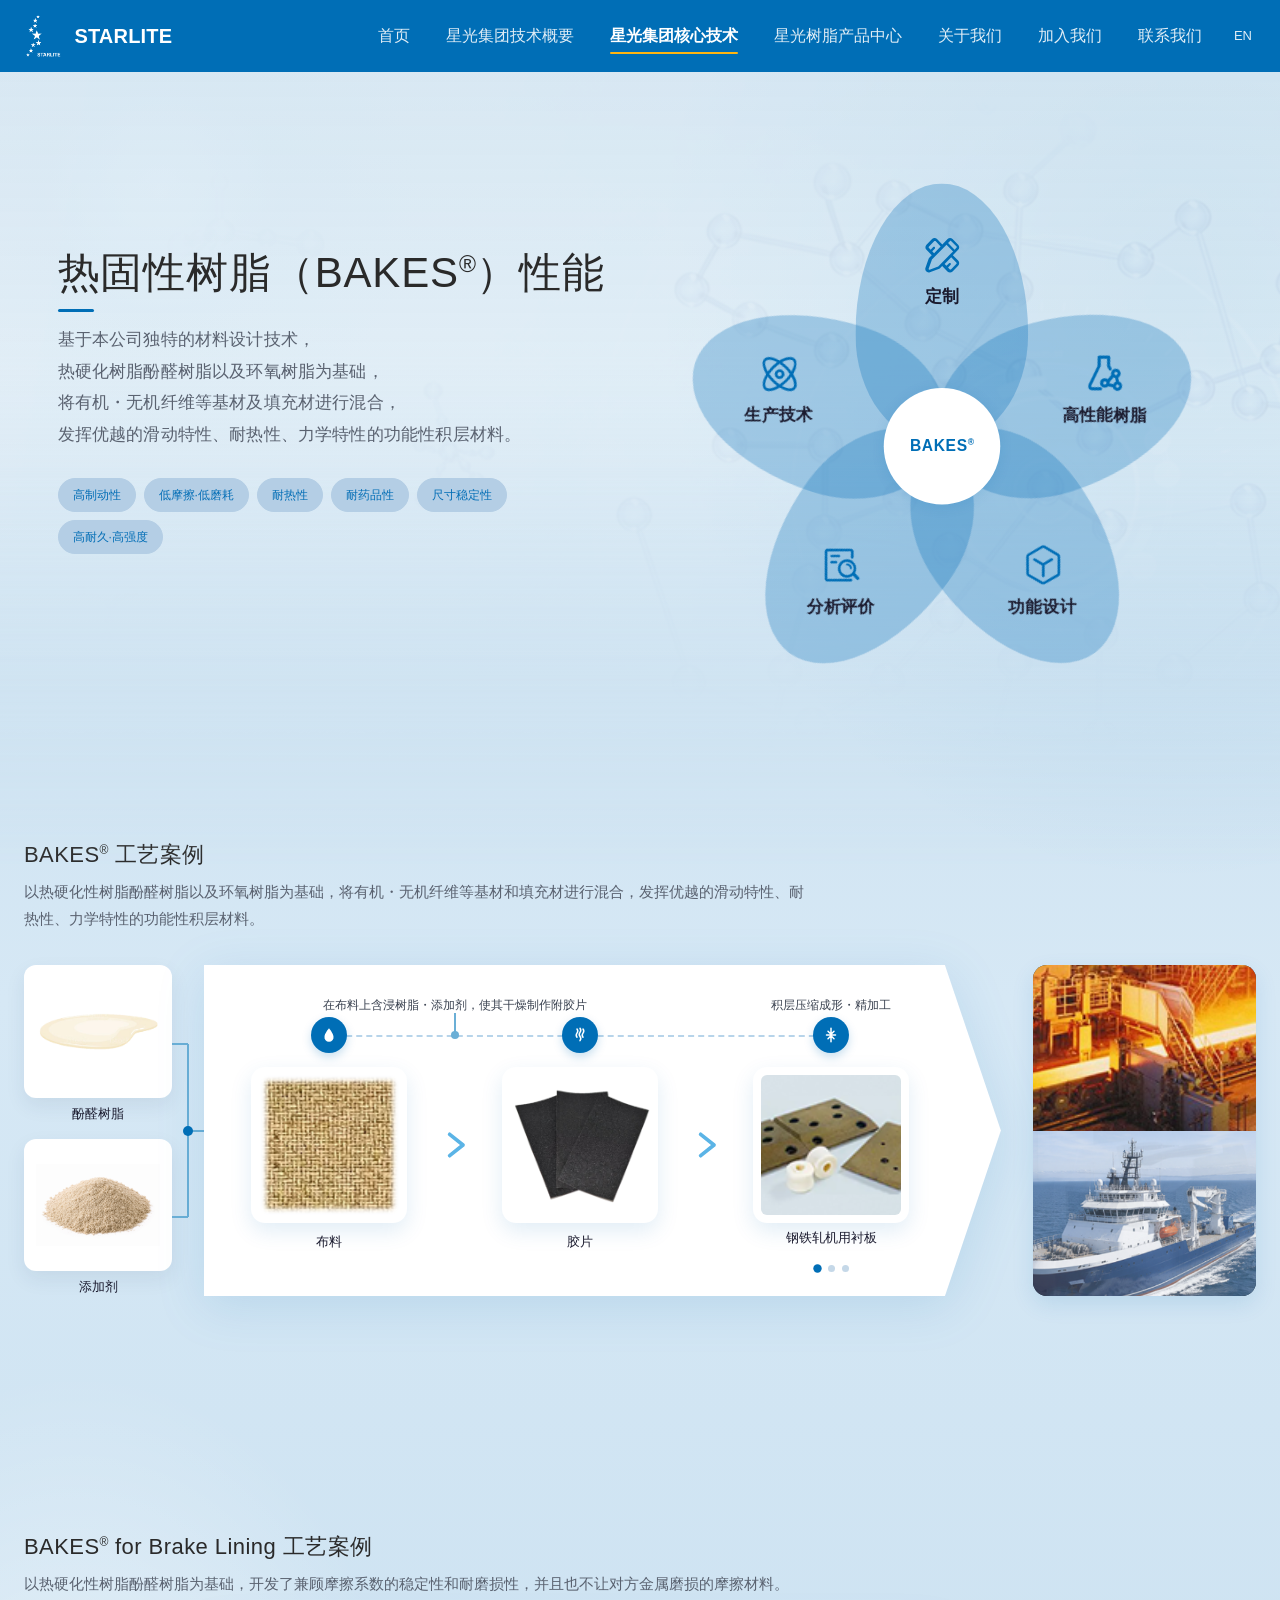
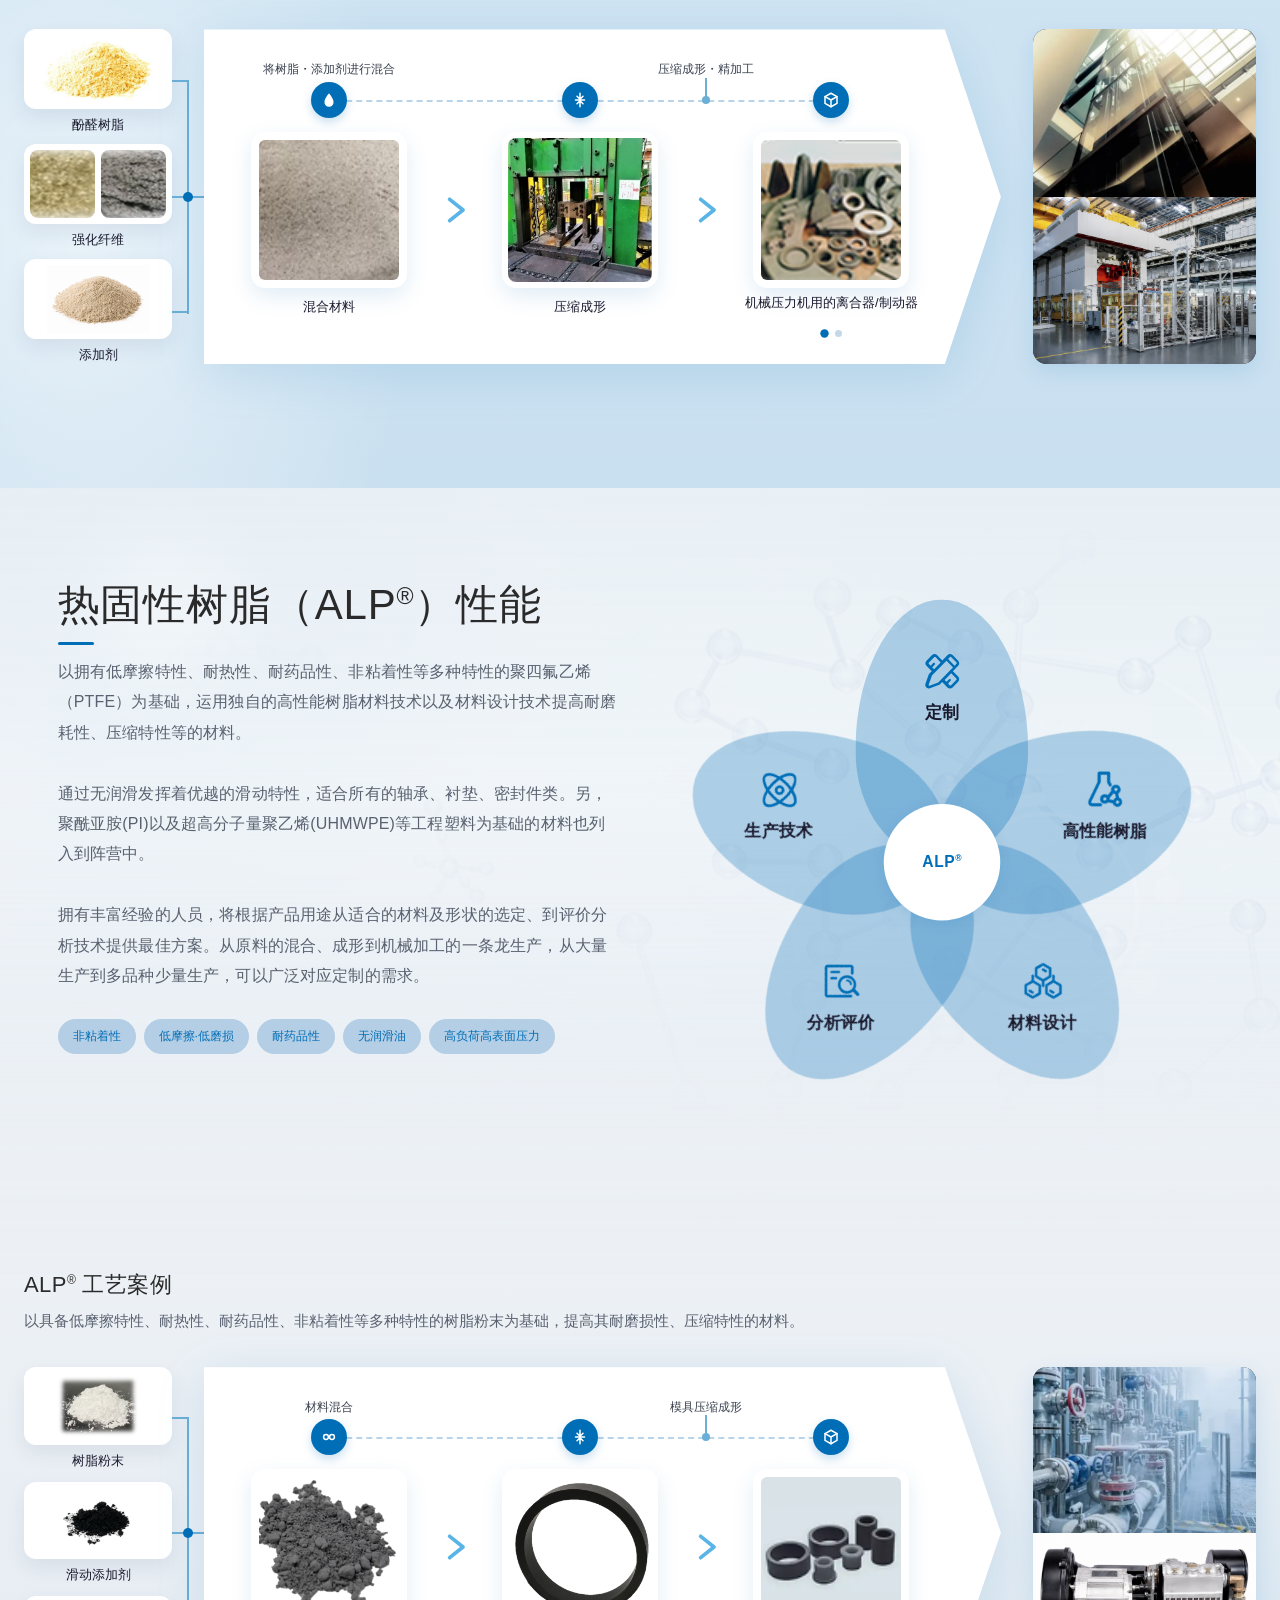
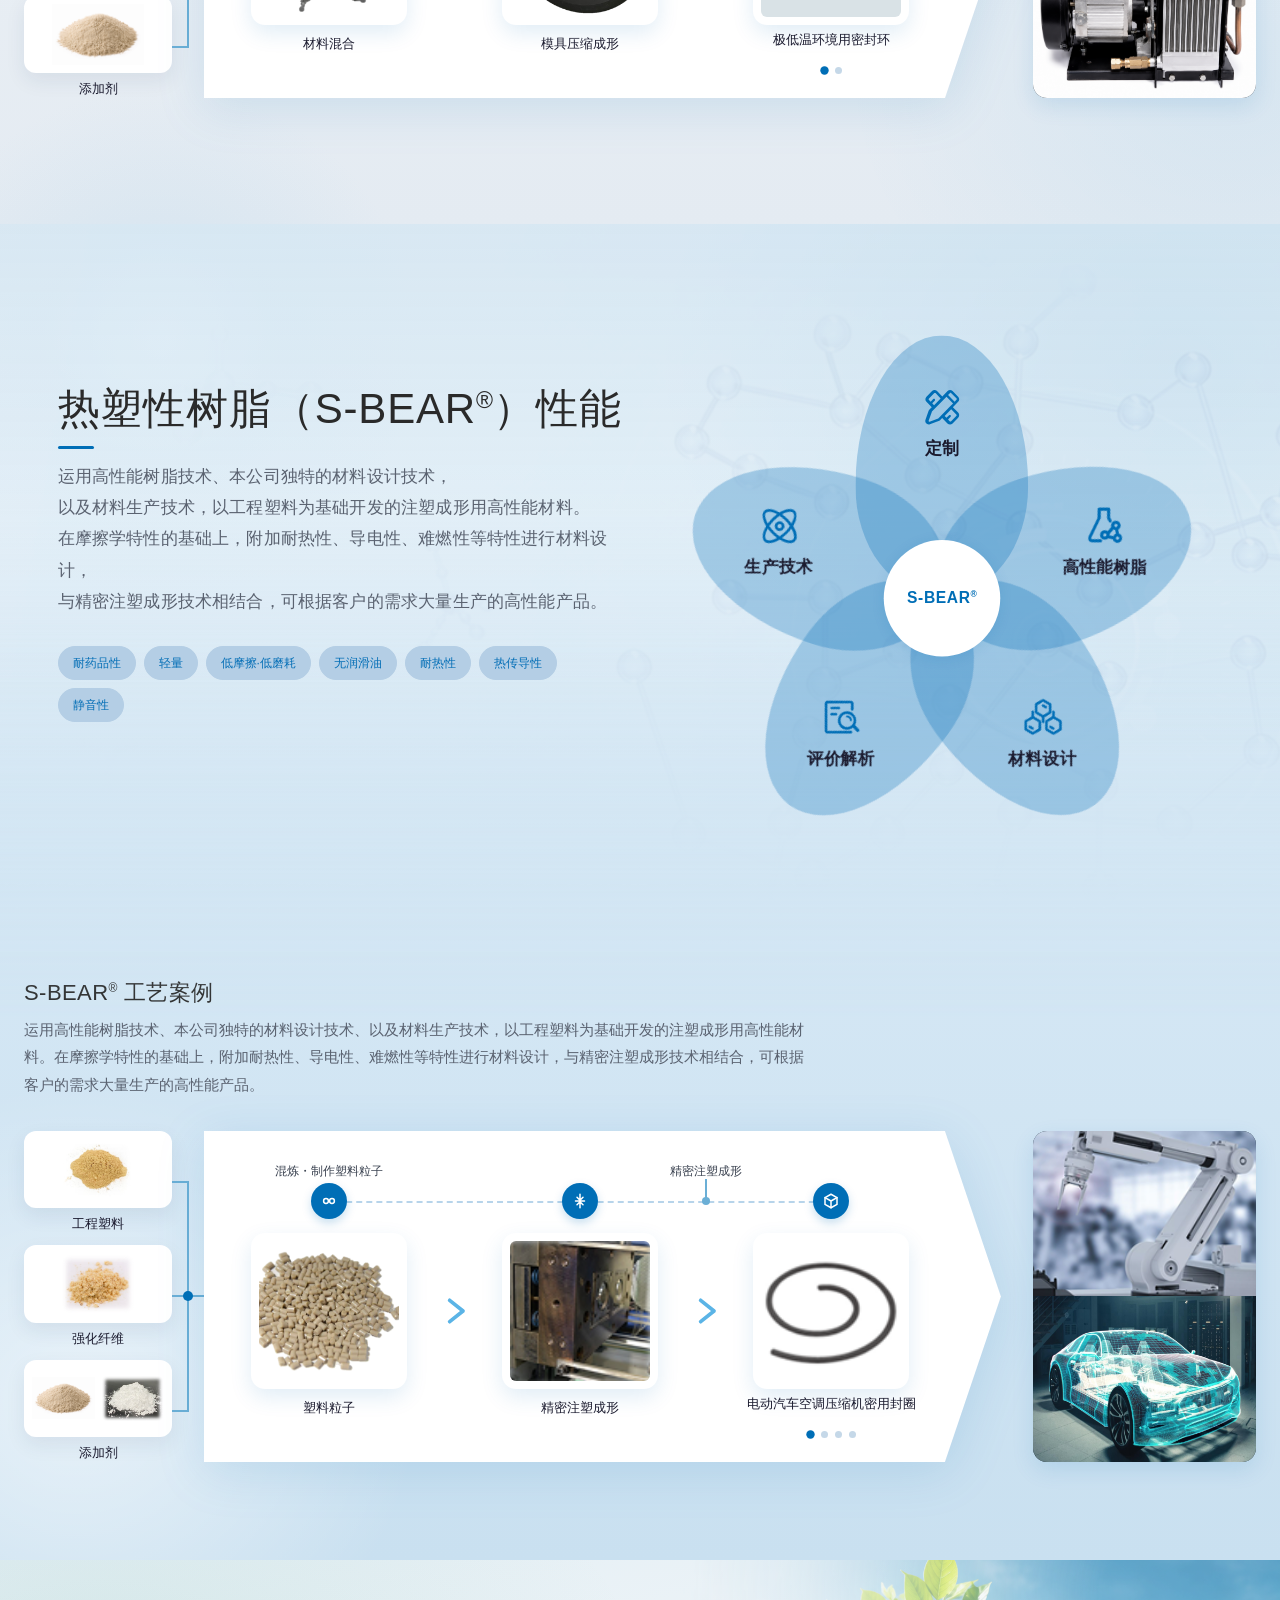
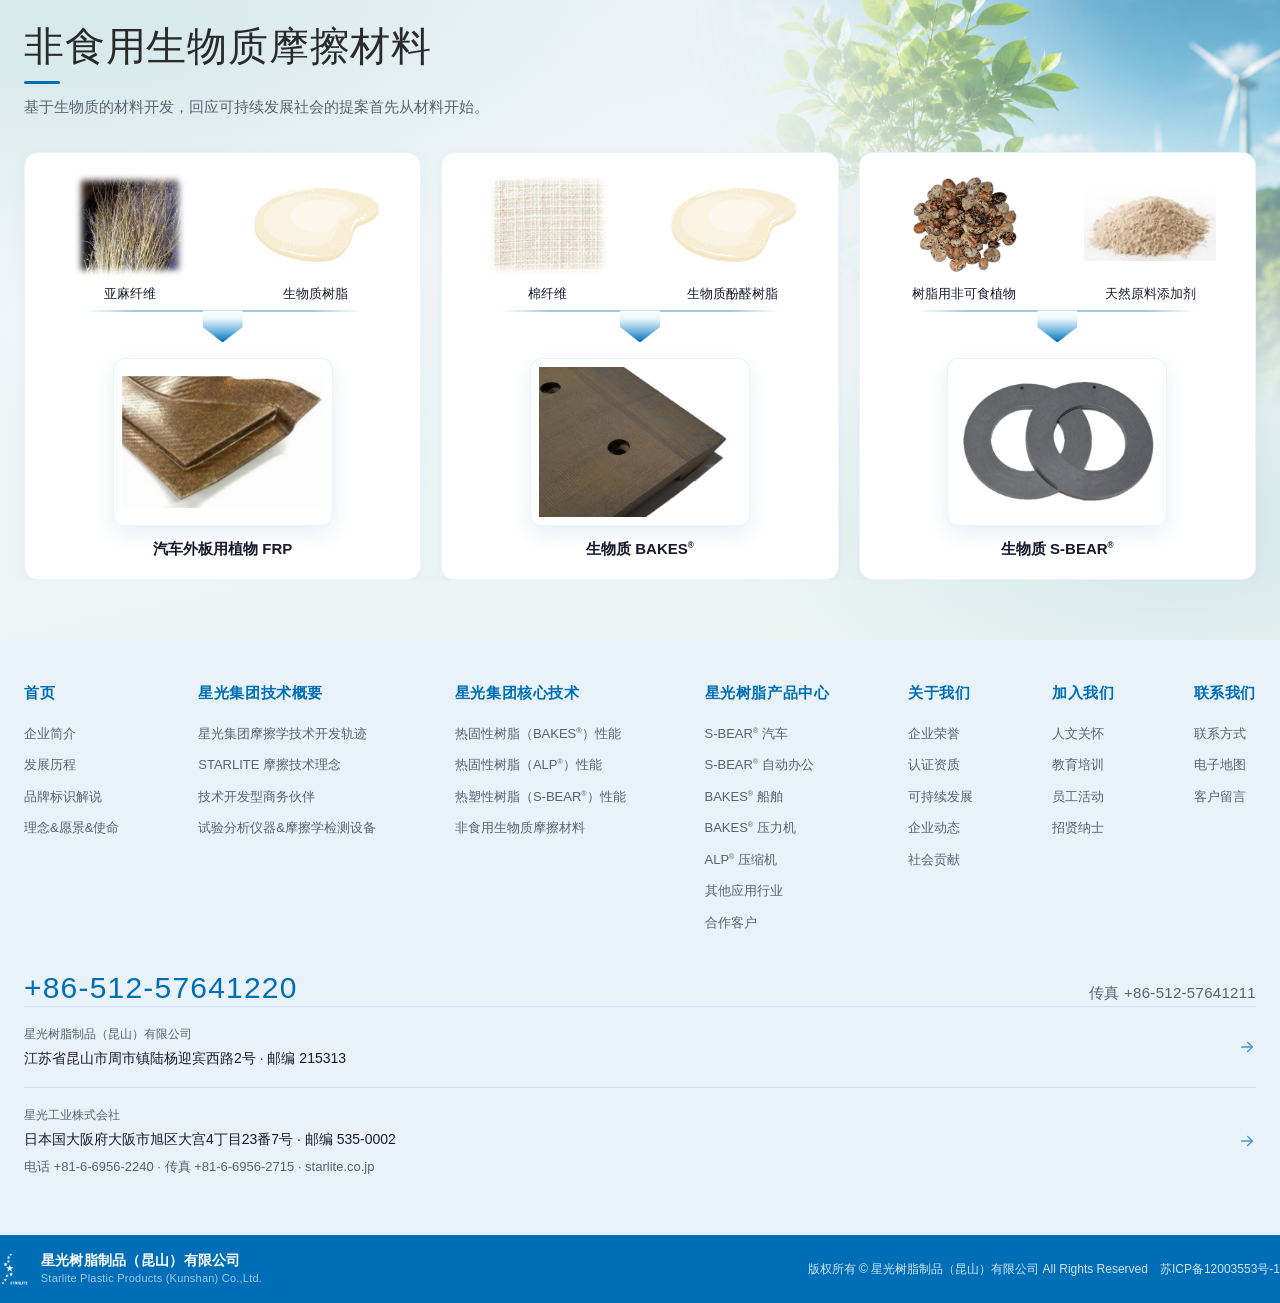
<file: products.html>
<!DOCTYPE html>
<html lang="zh-CN">
<head>
  <meta charset="UTF-8">
  <meta name="viewport" content="width=device-width, initial-scale=1.0">
  <title>星光集团核心技术 - 星光树脂制品（昆山）有限公司</title>
  <style>
    :root{--primary:#006EB6;--primary-light:#0088D4;--accent:#FFB511;--accent-light:#FFCB4D;--text:#1A1A2E;--text-muted:#5A6270;--bg:#F5F7FA;--white:#FFF;--border:#E2E8F0;--shadow:0 4px 24px rgba(0,110,182,0.08);--radius:8px;--content-max:1280px;--page-pad:24px;--module-h:680px;--ease-out:cubic-bezier(.22,.61,.36,1);--ease-soft:cubic-bezier(.16,1,.3,1);--dur-fast:.28s;--dur-mid:.45s;--dur-slow:.75s}
    *{margin:0;padding:0;box-sizing:border-box}
    html{scroll-behavior:smooth}
    body{font-family:"PingFang SC","Microsoft YaHei",sans-serif;color:var(--text);background:var(--bg);line-height:1.7;overflow-x:hidden}
    a{text-decoration:none;color:inherit}
    [id]{scroll-margin-top:88px}
    sup.reg{font-size:.55em;font-weight:inherit;line-height:0;vertical-align:super;letter-spacing:0}
    .header{background:var(--primary);box-shadow:none;position:sticky;top:0;z-index:1000}
/*二级菜单展开下推*/.header{transition:margin-bottom .25s ease;margin-bottom:0}.header:has(.nav>li:hover),.header:has(.nav>li:focus-within){margin-bottom:64px}.nav-dropdown{transform:none!important}
    .header-inner{max-width:var(--content-max);margin:0 auto;padding:0 var(--page-pad);display:flex;align-items:center;justify-content:flex-start;gap:12px;height:72px}
    .logo{display:flex;align-items:center;gap:12px}
    .logo-img{height:48px;width:auto;object-fit:contain;display:block}
    .logo-text{font-size:20px;line-height:1.35;font-weight:700;color:var(--white);letter-spacing:0.01em}
    .logo-sub{display:none}
    .nav{display:flex;gap:4px;align-items:stretch;margin-left:auto}
    .nav>li{list-style:none;position:static}
    .nav>li>a{display:flex;align-items:center;height:72px;padding:0 16px;font-size:16px;color:rgba(255,255,255,0.88);position:relative;transition:color .25s ease;white-space:nowrap;line-height:1.6}
    .nav>li>a::after{content:"";position:absolute;left:16px;right:16px;bottom:18px;height:2px;border-radius:2px;background:var(--accent);transform:scaleX(0);transform-origin:center;transition:transform .3s cubic-bezier(.22,.61,.36,1)}
    .nav>li>a:hover::after,.nav>li>a.active::after,.nav>li:hover>a::after{transform:scaleX(1)}
    .nav>li>a:hover,.nav>li>a.active,.nav>li:hover>a{color:var(--white);font-weight:600}
    .nav-dropdown{position:absolute;left:0;right:0;top:100%;width:100%;display:flex;flex-wrap:wrap;justify-content:center;align-items:center;gap:6px 36px;margin:0;padding:18px 40px;background:var(--white);border-top:1px solid rgba(0,110,182,.08);box-shadow:0 16px 40px rgba(0,110,182,.1);border-radius:0;opacity:0;visibility:hidden;transform:none;transition:opacity .25s ease,visibility .25s;z-index:1001;list-style:none;box-sizing:border-box}
    .nav-dropdown::before{content:'';position:absolute;left:0;right:0;top:-10px;height:10px}
    .nav>li:hover>.nav-dropdown{opacity:1;visibility:visible;transform:translateY(0)}
    .nav-dropdown li{list-style:none;flex:0 0 auto}
    .nav-dropdown a{display:block;position:relative;padding:6px 2px;font-size:14px;color:var(--text-muted);transition:color .2s ease;white-space:nowrap;line-height:1.5}
    .nav-dropdown a:hover{color:var(--primary)}
    .lang-switch{display:flex;align-items:center;flex-shrink:0}
    .lang-btn{padding:0 4px;font-size:13px;border:none;background:transparent;color:rgba(255,255,255,0.88);cursor:pointer;font-family:inherit;transition:color .2s;line-height:1.4}
    .lang-btn:hover{color:var(--white)}

    /* Product modules */
    .products-page{padding:0}
    .products-list{max-width:none;width:100%;margin:0;padding:0;display:flex;flex-direction:column;gap:0}
    .product-module{background:var(--white);border-radius:16px;overflow:visible;box-shadow:var(--shadow);transition:transform .25s ease,box-shadow .25s ease;border:1px solid rgba(0,110,182,.06)}
    .product-module:hover{transform:translateY(-3px);box-shadow:0 12px 36px rgba(0,110,182,.12)}
    .product-module.is-open{transform:none;box-shadow:0 12px 36px rgba(0,110,182,.12)}
    .product-module-main{display:flex;align-items:center;justify-content:space-between;gap:32px 48px;padding:40px 48px;min-height:320px;overflow:visible;background:var(--white);border-radius:16px}
    .product-module.is-open .product-module-main{border-radius:16px 16px 0 0}
    .product-module-info{flex:0 1 34%;min-width:0}
    .product-module-brand{display:inline-block;font-size:12px;font-weight:700;color:var(--primary);letter-spacing:.12em;text-transform:uppercase;margin-bottom:14px;padding:4px 12px;background:rgba(0,110,182,.08);border-radius:20px}
    .product-module-title{display:inline-block;position:relative;font-size:42px;font-weight:500;color:#2A2A2A;line-height:1.3;margin:0 0 28px;letter-spacing:.02em;padding-bottom:12px}
    .product-module-title::after{content:"";position:absolute;left:0;bottom:0;width:36px;height:3px;background:var(--primary);border-radius:2px;transform:scaleX(0);transform-origin:left center;transition:transform .7s cubic-bezier(.16,1,.3,1) .28s}
    .product-hero.is-ready .product-module-title::after,
    .biomass-module.is-inview .product-module-title::after,
    .product-module-detail[data-detail].is-enter .process-showcase-head .product-module-title::after{transform:scaleX(1)}
    .product-subhead{display:block;margin:0 0 10px;padding:0;font-size:22px;font-weight:500;line-height:1.35;letter-spacing:.02em;color:#2A2A2A;white-space:normal}
    .product-hero .product-module-title::after{transform-origin:left center}
    .product-module-btn{display:inline-flex;align-items:center;gap:8px;padding:12px 28px;background:var(--primary);color:var(--white);border:none;border-radius:999px;font-size:14px;font-weight:400;font-family:inherit;cursor:pointer;transition:background .3s ease,transform .35s cubic-bezier(.22,.61,.36,1),box-shadow .3s ease}
    .product-module-btn:hover{background:var(--primary-light);transform:translateY(-3px);box-shadow:0 8px 20px rgba(0,110,182,.28)}
    .product-module-btn svg{width:16px;height:16px;transition:transform .35s cubic-bezier(.22,.61,.36,1)}
    .product-module.is-open .product-module-btn{background:var(--primary)}
    .product-module.is-open .product-module-btn:hover{background:var(--primary-light);box-shadow:0 6px 16px rgba(0,110,182,.28)}
    .product-module.is-open .product-module-btn svg{transform:rotate(90deg)}
    .product-module-visual{flex:1 1 62%;display:flex;align-items:center;justify-content:center;min-width:0;padding:12px 0}
    .product-module-visual>img{width:100%;max-width:480px;height:auto;max-height:260px;object-fit:contain;display:block}

    /* Hero: full-bleed first module */
    .product-hero{width:100vw;max-width:100vw;margin:0 calc(50% - 50vw);border-radius:0;border:none;box-shadow:none;overflow:visible;position:relative;background:#F4F7FA}
    .product-hero::before{display:none}
    .product-hero::after{content:"";position:absolute;left:-100px;top:-140px;width:520px;height:520px;border-radius:50%;background:radial-gradient(circle,rgba(255,255,255,.88) 0%,rgba(230,244,252,.5) 30%,rgba(210,232,246,.18) 55%,transparent 72%);pointer-events:none;z-index:0}
    .product-hero > *{position:relative;z-index:1}
    .product-hero:hover,.product-hero.is-open{transform:none;box-shadow:none}
    .product-hero-anchor{position:absolute;width:0;height:0;overflow:hidden;pointer-events:none}
    .product-hero-switch{display:none}
    .product-hero-main{position:relative;align-items:center;justify-content:center;min-height:0;gap:clamp(36px,3.5vw,56px);padding:48px var(--page-pad);max-width:var(--content-max);margin:0 auto;border-radius:0;width:100%;box-sizing:border-box;overflow:visible;background:transparent;isolation:isolate}
    .product-hero-main::before{content:"";position:absolute;top:0;bottom:0;left:50%;width:100vw;transform:translateX(-50%);background:linear-gradient(180deg,rgba(244,247,250,.28) 0%,rgba(244,247,250,.08) 100%),url("img/banner/image-28-1.png") center / cover no-repeat;opacity:0;pointer-events:none;z-index:0;transition:opacity 1.1s ease}
    .product-hero.is-ready .product-hero-main::before{opacity:1}
    .product-hero-info,.product-hero-visual{position:relative;z-index:1}
    .product-hero.is-open .product-hero-main{border-radius:0}
    .product-hero-info{flex:1 1 0;display:flex;flex-direction:column;align-items:flex-start;justify-content:center;min-width:0;max-width:560px;text-align:left}
    .product-hero .product-module-title{margin:0 0 12px;font-size:42px;color:#2A2A2A;max-width:none;width:100%;text-align:left;white-space:nowrap}
    .product-hero .product-module-title::after{left:0;right:auto}
    .product-hero-desc{font-size:17px;line-height:1.85;color:var(--text-muted);margin:0 0 28px;max-width:none;width:100%;text-align:left;letter-spacing:.01em;transition:opacity .35s ease,transform .4s cubic-bezier(.22,.61,.36,1)}
    .product-hero-desc.is-long{font-size:16px;line-height:1.9;max-width:none}
    .product-hero.is-switching .product-module-title,
    .product-hero.is-switching .product-hero-desc{opacity:0;transform:translateY(8px)}
    .product-hero-tags{display:flex;flex-wrap:wrap;align-items:stretch;justify-content:flex-start;gap:8px;margin:0;width:100%;max-width:none}
    .product-hero-tags[hidden]{display:none!important}
    .product-feat{display:flex;align-items:center;gap:0;flex:0 0 auto;min-width:0;padding:8px 14px;box-sizing:border-box;background:#B4CEE5;border:1px solid #B4CEE5;border-radius:999px;opacity:0;transform:translateY(10px) scale(.96);transition:opacity .45s cubic-bezier(.16,1,.3,1),transform .45s cubic-bezier(.16,1,.3,1),background .25s ease,border-color .25s ease,box-shadow .25s ease}
    .product-hero.is-ready .product-hero-tags.is-enter:not([hidden]) .product-feat{opacity:1;transform:none}
    .product-hero.is-ready .product-hero-tags.is-enter:not([hidden]) .product-feat:nth-child(1){transition-delay:40ms}
    .product-hero.is-ready .product-hero-tags.is-enter:not([hidden]) .product-feat:nth-child(2){transition-delay:90ms}
    .product-hero.is-ready .product-hero-tags.is-enter:not([hidden]) .product-feat:nth-child(3){transition-delay:140ms}
    .product-hero.is-ready .product-hero-tags.is-enter:not([hidden]) .product-feat:nth-child(4){transition-delay:190ms}
    .product-hero.is-ready .product-hero-tags.is-enter:not([hidden]) .product-feat:nth-child(5){transition-delay:240ms}
    .product-hero.is-ready .product-hero-tags.is-enter:not([hidden]) .product-feat:nth-child(6){transition-delay:290ms}
    .product-hero.is-ready .product-hero-tags.is-enter:not([hidden]) .product-feat:nth-child(7){transition-delay:340ms}
    .product-hero.is-ready.is-first-paint .product-hero-tags.is-enter:not([hidden]) .product-feat:nth-child(1){transition-delay:420ms}
    .product-hero.is-ready.is-first-paint .product-hero-tags.is-enter:not([hidden]) .product-feat:nth-child(2){transition-delay:480ms}
    .product-hero.is-ready.is-first-paint .product-hero-tags.is-enter:not([hidden]) .product-feat:nth-child(3){transition-delay:540ms}
    .product-hero.is-ready.is-first-paint .product-hero-tags.is-enter:not([hidden]) .product-feat:nth-child(4){transition-delay:600ms}
    .product-hero.is-ready.is-first-paint .product-hero-tags.is-enter:not([hidden]) .product-feat:nth-child(5){transition-delay:660ms}
    .product-hero.is-ready.is-first-paint .product-hero-tags.is-enter:not([hidden]) .product-feat:nth-child(6){transition-delay:720ms}
    .product-hero.is-ready.is-first-paint .product-hero-tags.is-enter:not([hidden]) .product-feat:nth-child(7){transition-delay:780ms}
    .product-feat:hover{background:#A3C3DE;border-color:#A3C3DE;box-shadow:0 4px 14px rgba(180,206,229,.5);transform:translateY(-2px)}
    .product-hero.is-ready .product-hero-tags.is-enter:not([hidden]) .product-feat:hover{transform:translateY(-2px)}
    .product-hero.is-switching .product-hero-tags .product-feat{opacity:0;transform:translateY(8px) scale(.96);transition-delay:0s!important}
    .product-feat-icon{display:none}
    .product-feat-label{font-size:12px;line-height:1.35;color:#036EB6;text-align:center;font-weight:500;white-space:nowrap}
    .product-hero-tabs,.product-tab-dock{display:none!important}
    #bakes.product-hero,#sbear.product-hero{background-color:#C8DFF0;background-image:radial-gradient(ellipse 70% 52% at 92% 10%,rgba(0,110,182,.16) 0%,transparent 58%),radial-gradient(ellipse 48% 42% at 6% 88%,rgba(255,255,255,.55) 0%,transparent 56%),linear-gradient(180deg,#C3DBEC 0%,#D6E8F5 46%,#C9E0F0 100%)}
    #alp.product-hero,.product-hero--alt{background-color:#E4EBF2;background-image:radial-gradient(ellipse 64% 50% at 8% 8%,rgba(0,110,182,.08) 0%,transparent 56%),radial-gradient(ellipse 52% 44% at 96% 88%,rgba(0,136,212,.07) 0%,transparent 58%),linear-gradient(180deg,#E0E8F0 0%,#EEF2F6 50%,#E4EBF2 100%)}
    #bakes .product-hero-main,#alp .product-hero-main,#sbear .product-hero-main{z-index:2}
    #bakes .product-hero-main::before,#sbear .product-hero-main::before{bottom:-140px;background:linear-gradient(180deg,rgba(195,219,236,.3) 0%,rgba(201,224,240,.12) 36%,rgba(201,224,240,.5) 64%,rgba(201,224,240,.88) 84%,#C9E0F0 100%),url("img/banner/image-28-1.png") center / cover no-repeat;-webkit-mask-image:linear-gradient(180deg,#000 0%,#000 48%,rgba(0,0,0,.55) 72%,transparent 100%);mask-image:linear-gradient(180deg,#000 0%,#000 48%,rgba(0,0,0,.55) 72%,transparent 100%)}
    #alp .product-hero-main::before{bottom:-140px;background:linear-gradient(180deg,rgba(224,232,240,.28) 0%,rgba(238,242,246,.12) 36%,rgba(228,235,242,.5) 64%,rgba(228,235,242,.88) 84%,#E4EBF2 100%),url("img/banner/image-28-1.png") center / cover no-repeat;-webkit-mask-image:linear-gradient(180deg,#000 0%,#000 48%,rgba(0,0,0,.55) 72%,transparent 100%);mask-image:linear-gradient(180deg,#000 0%,#000 48%,rgba(0,0,0,.55) 72%,transparent 100%)}
    #bakes.product-hero::after,#sbear.product-hero::after{background:radial-gradient(circle,rgba(210,232,246,.5) 0%,rgba(180,214,236,.2) 32%,transparent 70%)}
    #alp.product-hero::after{background:radial-gradient(circle,rgba(255,255,255,.62) 0%,rgba(228,236,244,.26) 32%,transparent 70%)}
    .product-hero + .product-hero{border-top:none}
    .product-hero.is-ready .product-hero-tabs{opacity:1;transform:none}
    .product-hero-tab{display:flex;flex-direction:row;align-items:center;gap:9px;border:none;background:transparent;padding:10px 16px;border-radius:9px;cursor:pointer;font-family:inherit;min-width:0;color:var(--text);transition:background .3s ease,box-shadow .3s ease,transform .3s ease}
    .product-hero-tab:hover{transform:translateY(-1px)}
    .product-hero-tab-icon{width:18px;height:18px;flex-shrink:0;border-radius:50%;border:1px solid #B8C0CC;background:transparent;display:flex;align-items:center;justify-content:center;transition:border-color .25s ease,background .25s ease}
    .product-hero-tab-dot{width:6px;height:6px;border-radius:50%;background:#8B93A0;transition:background .25s ease,transform .3s ease}
    .product-hero-tab.is-active{background:var(--white);box-shadow:0 4px 14px rgba(0,110,182,.09)}
    .product-hero-tab.is-active .product-hero-tab-icon{border-color:var(--primary)}
    .product-hero-tab.is-active .product-hero-tab-dot{background:var(--primary);transform:scale(1.15)}
    .product-hero-tab-text{display:flex;flex-direction:column;align-items:flex-start;gap:2px;text-align:left}
    .product-hero-tab-name{font-size:14px;font-weight:700;line-height:1.25;color:var(--text);transition:color .25s ease}
    .product-hero-tab-sub{font-size:12px;color:#8B93A0;line-height:1.3;opacity:1;transition:color .25s ease,opacity .25s ease}
    .product-hero-tab.is-active .product-hero-tab-name{color:var(--primary)}
    .product-hero-tab.is-active .product-hero-tab-sub{color:var(--primary);opacity:.75}
    .product-tab-dock{position:fixed;top:72px;left:0;right:0;z-index:990;display:flex;justify-content:center;pointer-events:none;opacity:0;visibility:hidden;transform:translateY(-10px);transition:opacity .25s ease,transform .25s ease,visibility .25s ease}
    .product-tab-dock.is-visible{opacity:1;visibility:visible;transform:none;pointer-events:none}
    .product-tab-dock-inner{pointer-events:auto;display:flex;align-items:center;gap:4px;padding:4px;margin:10px 24px 0;background:rgba(255,255,255,.9);border:1px solid rgba(0,110,182,.1);border-radius:12px;backdrop-filter:blur(12px);box-shadow:0 8px 24px rgba(0,110,182,.14)}
    .product-tab-dock-btn{border:none;background:transparent;padding:8px 18px;border-radius:9px;cursor:pointer;font-family:inherit;font-size:13px;font-weight:700;line-height:1.3;color:var(--text);transition:background .25s ease,color .25s ease,box-shadow .25s ease}
    .product-tab-dock-btn:hover{color:var(--primary)}
    .product-tab-dock-btn.is-active{background:var(--white);color:var(--primary);box-shadow:0 4px 14px rgba(0,110,182,.1)}
    .product-hero-visual{flex:0 0 560px;width:560px;max-width:46%;position:relative;min-height:0;min-width:0;overflow:visible;display:flex;align-items:center;justify-content:center;padding-top:28px;opacity:0;transform:scale(.96) translateY(18px);transition:opacity .9s cubic-bezier(.16,1,.3,1) .2s,transform .9s cubic-bezier(.16,1,.3,1) .2s}
    .product-hero.is-ready .product-hero-visual{opacity:1;transform:none}
    .product-hero-panel{position:relative;inset:auto;display:flex;align-items:center;justify-content:center;opacity:1;visibility:visible;pointer-events:auto;width:100%;max-width:560px;overflow:visible}
    .product-hero-panel.is-active{opacity:1;visibility:visible;pointer-events:auto;position:relative;inset:auto;width:100%;max-width:560px;overflow:visible}
    .product-hero-info .product-module-title,
    .product-hero-info .product-hero-desc{opacity:0;transform:translateY(18px);transition:opacity .75s cubic-bezier(.16,1,.3,1),transform .75s cubic-bezier(.16,1,.3,1)}
    .product-hero.is-ready .product-hero-info .product-module-title{opacity:1;transform:none;transition-delay:.18s}
    .product-hero.is-ready .product-hero-info .product-hero-desc{opacity:1;transform:none;transition-delay:.3s}
    .product-hero.is-ready.is-switching .product-hero-info .product-module-title,
    .product-hero.is-ready.is-switching .product-hero-info .product-hero-desc{opacity:0;transform:translateY(8px);transition-delay:0s}
    .product-hero-panel[hidden],.product-module-detail[hidden]{display:none!important}
    .product-hero .product-module-detail{border-radius:0;max-width:none;margin:0;border-top:none;background:transparent}
    .product-hero .product-module-detail.is-active-detail{display:grid}
    .product-hero.is-open .product-module-detail:not([hidden]){grid-template-rows:1fr}
    .product-hero .product-module-detail-body{max-width:none;margin:0;padding:0;border-top:0;width:100%;box-sizing:border-box}

    .process-showcase{background:transparent;padding:48px 0;opacity:0;transform:translateY(18px);transition:opacity .7s var(--ease-soft),transform .7s var(--ease-soft)}
    .product-module-detail[data-detail].is-enter .process-showcase{opacity:1;transform:none}
    .process-showcase-head{max-width:var(--content-max);margin:0 auto 28px;padding:0 var(--page-pad);text-align:left;box-sizing:border-box;width:100%}
    .process-showcase-head .product-subhead{margin:0 0 8px}
    .process-showcase-desc{margin:0;max-width:40em;font-size:15px;line-height:1.85;color:var(--text-muted)}
    .process-showcase-desc + .process-showcase-desc{margin-top:8px}
    .process-showcase--bakes{max-width:var(--content-max);margin:0 auto;padding:48px var(--page-pad);box-sizing:border-box;width:100%;min-height:var(--module-h);display:flex;flex-direction:column;justify-content:center}
    .process-showcase--bakes .process-showcase-head{max-width:none;margin:0 0 32px;padding:0;flex-shrink:0;opacity:0;transform:translateY(12px);transition:opacity .65s var(--ease-soft),transform .65s var(--ease-soft)}
    .product-module-detail[data-detail].is-enter .process-showcase--bakes .process-showcase-head{opacity:1;transform:none;transition-delay:.04s}
    .process-showcase--bakes .process-showcase-desc{max-width:52em}
    .process-bakes-flow > .process-bakes-inputs,
    .process-bakes-flow > .process-bakes-rail,
    .process-bakes-flow > .process-bakes-panel-wrap,
    .process-bakes-flow > .process-bakes-card--scenes{opacity:0;transform:translateY(18px);transition:opacity .7s var(--ease-soft),transform .7s var(--ease-soft)}
    .product-module-detail[data-detail].is-enter .process-bakes-flow > .process-bakes-inputs{opacity:1;transform:none;transition-delay:.08s}
    .product-module-detail[data-detail].is-enter .process-bakes-flow > .process-bakes-rail{opacity:1;transform:none;transition-delay:.16s}
    .product-module-detail[data-detail].is-enter .process-bakes-flow > .process-bakes-panel-wrap{opacity:1;transform:none;transition-delay:.24s}
    .product-module-detail[data-detail].is-enter .process-bakes-flow > .process-bakes-card--scenes{opacity:1;transform:none;transition-delay:.34s}
    .process-bakes-flow{display:grid;grid-template-columns:148px 32px minmax(0,1fr) 32px minmax(148px,.28fr);align-items:stretch;gap:0;flex:0 0 auto}
    .process-bakes-inputs{display:flex;flex-direction:column;justify-content:stretch;gap:16px;padding:0;height:100%;min-height:0;box-sizing:border-box}
    .process-bakes-in{margin:0;flex:1 1 0;min-height:0;display:flex;flex-direction:column;justify-content:center;text-align:center;box-sizing:border-box}
    .process-bakes-in img{width:100%;flex:1 1 auto;height:auto;min-height:110px;object-fit:contain;display:block;background:#fff;border-radius:12px;box-shadow:0 8px 20px rgba(20,55,90,.08);padding:16px 12px;box-sizing:border-box}
    .process-bakes-in figcaption{margin-top:8px;font-size:13px;line-height:1.3;color:#1A1A2E;flex-shrink:0}
    .process-bakes-flow--3{grid-template-columns:148px 32px minmax(0,1fr) 32px minmax(148px,.28fr)}
    .process-bakes-flow--3 .process-bakes-inputs,.process-bakes-flow--3 .process-bakes-rail{gap:12px}
    .process-bakes-flow--3 .process-bakes-in{min-height:0}
    .process-bakes-flow--3 .process-bakes-in > img,
    .process-bakes-flow--3 .process-bakes-in-media{flex:1 1 0;height:0;min-height:0;width:100%;padding:8px}
    .process-bakes-flow--3 .process-bakes-in-pair,
    .process-bakes-flow--3 .process-bakes-in-cluster{min-height:0;height:100%}
    .process-bakes-in-media{flex:1 1 auto;min-height:72px;width:100%;background:#fff;border-radius:12px;box-shadow:0 8px 20px rgba(20,55,90,.08);padding:8px;box-sizing:border-box;overflow:hidden}
    .process-bakes-in-pair{display:grid;grid-template-columns:1fr 1fr;gap:6px;height:100%;min-height:0;align-items:stretch}
    .process-bakes-in-pair span{display:block;position:relative;overflow:hidden;border-radius:8px;min-height:0;height:100%}
    .process-bakes-in-pair img{position:absolute;left:50%;top:50%;width:142%;height:142%;min-height:0;object-fit:cover;object-position:center;padding:0;background:transparent;border-radius:0;box-shadow:none;flex:none;transform:translate(-50%,-50%)}
    .process-bakes-in-pair--contain img{position:relative;left:auto;top:auto;width:100%;height:100%;transform:none;object-fit:contain}
    .process-bakes-in-cluster{display:grid;grid-template-columns:1.05fr .95fr;grid-template-rows:1fr 1fr;gap:4px;height:100%;min-height:72px;align-items:center}
    .process-bakes-in-cluster img{width:100%;height:100%;min-height:0;object-fit:contain;padding:2px;background:transparent;border-radius:0;box-shadow:none;flex:none}
    .process-bakes-in-cluster img:last-child{grid-column:2;grid-row:1 / 3}
    .process-bakes-rail{position:relative;display:flex;flex-direction:column;gap:16px;min-width:32px;align-self:stretch}
    .process-bakes-rail::before{content:"";position:absolute;left:50%;top:calc((100% - 16px) / 4);bottom:calc((100% - 16px) / 4);width:2px;margin-left:-1px;background:#6BAFD6}
    .process-bakes-rail::after{content:"";position:absolute;left:50%;top:50%;width:10px;height:10px;margin:-5px 0 0 -5px;border-radius:50%;background:var(--primary);z-index:1}
    .process-bakes-bracket-arm{flex:1 1 0;position:relative}
    .process-bakes-bracket-arm::before{content:"";position:absolute;left:0;right:50%;top:50%;height:2px;margin-top:-1px;background:#6BAFD6}
    .process-bakes-rail-out{position:absolute;left:50%;top:50%;width:18px;height:2px;margin-top:-1px;background:#6BAFD6}
    .process-bakes-flow--3 .process-bakes-rail::before{top:calc((100% - 32px) / 6);bottom:calc((100% - 32px) / 6)}
    .process-bakes-panel-wrap{min-width:0;height:100%;align-self:stretch;filter:drop-shadow(0 10px 24px rgba(0,110,182,.12))}
    .process-bakes-panel{display:grid;grid-template-rows:auto auto 1fr;gap:0;height:100%;min-height:280px;padding:32px 72px 24px 28px;box-sizing:border-box;background:#fff;clip-path:polygon(0 0,calc(100% - 56px) 0,100% 50%,calc(100% - 56px) 100%,0 100%)}
    .process-bakes-notes,.process-bakes-icons,.process-bakes-cards{grid-template-columns:minmax(0,1fr) 56px minmax(0,1fr) 56px minmax(0,1fr)}
    .process-bakes-notes{display:grid;align-items:end;gap:0}
    .process-bakes-notes p{margin:0;font-size:12px;line-height:1.35;color:#3A4250;text-align:center;position:relative;justify-self:center}
    .process-bakes-notes p:first-child{grid-column:1 / 4;white-space:nowrap;width:max-content}
    .process-bakes-notes p:last-child{grid-column:5;white-space:nowrap;width:max-content}
    .process-bakes-notes p:first-child::after{content:"";position:absolute;left:50%;top:100%;width:2px;height:22px;margin-left:-1px;background:#6BAFD6}
    .process-bakes-icons{position:relative;display:grid;justify-items:center;align-items:center;margin-top:4px}
    .process-bakes-icons::before{content:"";position:absolute;left:12%;right:12%;top:50%;border-top:2px dashed #B7D4EA}
    .process-bakes-icon{position:relative;z-index:1;width:36px;height:36px;border-radius:50%;background:var(--primary);color:#fff;display:flex;align-items:center;justify-content:center;box-shadow:0 4px 10px rgba(0,110,182,.22)}
    .process-bakes-icon svg{width:18px;height:18px;display:block}
    .process-bakes-dot{position:relative;z-index:1;width:8px;height:8px;border-radius:50%;background:#6BAFD6;align-self:center}
    .process-bakes-icons .process-bakes-dot:nth-child(4){visibility:hidden}
    .process-bakes-cards{display:grid;align-items:start;gap:0;margin-top:14px}
    .process-bakes-card{margin:0;background:transparent;padding:0;text-align:center;box-sizing:border-box}
    .process-bakes-card img{display:block;background:#fff;border-radius:14px;box-shadow:0 8px 22px rgba(0,110,182,.12);padding:8px;box-sizing:border-box;object-fit:contain}
    .process-bakes-card:first-child img,.process-bakes-card:nth-child(3) img{width:156px;height:156px;max-width:100%;margin:0 auto}
    .process-bakes-flow--3 .process-bakes-cards > .process-bakes-card{width:156px;justify-self:center}
    .process-bakes-flow--3 .process-bakes-cards > .process-bakes-card img{width:156px;height:156px;max-width:156px;margin:0 auto;object-fit:cover}
    .process-bakes-flow--3 .process-bakes-card--apps img{object-fit:cover}
    .process-bakes-card:last-child{padding-left:0}
    .process-bakes-card:last-child img{width:100%;height:156px}
    .process-bakes-card figcaption{margin-top:10px;font-size:13px;line-height:1.4;color:#1A1A2E}
    .process-bakes-card--apps{display:block;width:156px;margin-left:auto;margin-right:auto}
    .process-bakes-apps-viewport{position:relative;width:156px;height:calc(156px + 2.5em)}
    .process-bakes-card--apps figure{position:absolute;left:0;right:0;top:0;margin:0;text-align:center;opacity:0;visibility:hidden;transition:opacity .55s var(--ease-out),visibility .55s var(--ease-out)}
    .process-bakes-card--apps figure.is-active{opacity:1;visibility:visible}
    .process-bakes-card--apps img{width:156px;height:156px;padding:8px;margin:0 auto}
    .process-bakes-card--apps figcaption{margin-top:6px;font-size:13px;line-height:1.4;min-height:2.5em}
    .process-bakes-apps-dots{display:flex;justify-content:center;align-items:center;gap:7px;margin-top:2px}
    .process-bakes-apps-dots button{width:7px;height:7px;padding:0;border:0;border-radius:50%;background:#C5D8E8;cursor:pointer}
    .process-bakes-apps-dots button.is-active{background:var(--primary);transform:scale(1.2)}
    .process-bakes-card--scenes{display:grid;grid-template-rows:minmax(0,1fr) minmax(0,1fr);gap:0;padding-left:0;min-width:0;min-height:0;height:100%;align-self:stretch;position:relative;overflow:hidden;border-radius:14px;box-shadow:0 8px 22px rgba(0,110,182,.12);background:#0f2030}
    .process-bakes-card--scenes figure{position:relative;margin:0;min-width:0;min-height:0;height:100%;overflow:hidden}
    .process-bakes-card.process-bakes-card--scenes img,
    .process-bakes-card:last-child.process-bakes-card--scenes img{position:absolute;inset:-8px;width:calc(100% + 16px);height:calc(100% + 16px);max-width:none;min-height:0;padding:0;object-fit:cover;object-position:center;border-radius:0;box-shadow:none;background:transparent;transform:none}
    .process-bakes-scenes-note{position:absolute;left:50%;top:50%;z-index:2;width:calc(100% - 20px);max-width:16em;margin:0;padding:10px 12px;border-radius:10px;background:rgba(255,255,255,.92);color:#1A1A2E;font-size:12px;line-height:1.6;text-align:center;box-shadow:0 8px 22px rgba(16,32,48,.16);opacity:0;visibility:hidden;transform:translate(-50%,-50%) scale(.96) translateY(8px);transition:opacity .35s var(--ease-out),visibility .35s var(--ease-out),transform .4s var(--ease-soft);pointer-events:none}
    .process-bakes-card--scenes:hover .process-bakes-scenes-note,
    .process-bakes-card--scenes:focus-within .process-bakes-scenes-note{opacity:1;visibility:visible;transform:translate(-50%,-50%) scale(1)}
    .process-bakes-card--scene-one{display:flex;flex-direction:column;align-items:center;justify-content:center;gap:10px}
    .process-bakes-card--scene-one img{flex:1 1 auto;width:100%;min-height:180px;height:auto;object-fit:contain;padding:8px;background:#fff}
    .process-bakes-card--scene-one figcaption{flex-shrink:0;margin:0;font-size:13px;line-height:1.4;color:#1A1A2E}
    .process-showcase--lining .process-bakes-notes p:first-child,
    .process-showcase--alp .process-bakes-notes p:first-child,
    .process-showcase--sbear .process-bakes-notes p:first-child{grid-column:1}
    .process-showcase--lining .process-bakes-notes p:first-child::after,
    .process-showcase--alp .process-bakes-notes p:first-child::after,
    .process-showcase--sbear .process-bakes-notes p:first-child::after{display:none}
    .process-showcase--lining .process-bakes-notes p:last-child,
    .process-showcase--alp .process-bakes-notes p:last-child,
    .process-showcase--sbear .process-bakes-notes p:last-child{grid-column:3 / 6}
    .process-showcase--lining .process-bakes-notes p:last-child::after,
    .process-showcase--alp .process-bakes-notes p:last-child::after,
    .process-showcase--sbear .process-bakes-notes p:last-child::after{content:"";position:absolute;left:50%;top:100%;width:2px;height:22px;margin-left:-1px;background:#6BAFD6}
    .process-showcase--lining .process-bakes-icons .process-bakes-dot:nth-child(2),
    .process-showcase--alp .process-bakes-icons .process-bakes-dot:nth-child(2),
    .process-showcase--sbear .process-bakes-icons .process-bakes-dot:nth-child(2){visibility:hidden}
    .process-showcase--lining .process-bakes-icons .process-bakes-dot:nth-child(4),
    .process-showcase--alp .process-bakes-icons .process-bakes-dot:nth-child(4),
    .process-showcase--sbear .process-bakes-icons .process-bakes-dot:nth-child(4){visibility:visible}
    .process-showcase--lining .process-bakes-inputs{justify-content:space-evenly;gap:10px}
    .process-showcase--lining .process-bakes-in{flex:0 1 auto}
    .process-showcase--lining .process-bakes-in > img,
    .process-showcase--lining .process-bakes-in-media{flex:none;height:80px;min-height:80px;padding:6px}
    .process-showcase--lining .process-bakes-card--apps,
    .process-showcase--lining .process-bakes-apps-viewport,
    .process-showcase--alp .process-bakes-card--apps,
    .process-showcase--alp .process-bakes-apps-viewport,
    .process-showcase--sbear .process-bakes-card--apps,
    .process-showcase--sbear .process-bakes-apps-viewport{overflow:visible}
    .process-showcase--lining .process-bakes-card--apps figcaption,
    .process-showcase--alp .process-bakes-card--apps figcaption,
    .process-showcase--sbear .process-bakes-card--apps figcaption{white-space:nowrap;width:max-content;max-width:none;margin-left:50%;transform:translateX(-50%)}
    .process-showcase--lining .process-bakes-card--finish{width:min(100%,210px)}
    .process-showcase--lining .process-bakes-card--finish img{width:100%;height:156px;max-width:none;object-fit:contain;padding:6px}
    .process-bakes-next{display:flex;align-items:center;justify-content:center;align-self:start;height:156px;color:#5BB4E6;line-height:0}
    .process-bakes-next svg{width:32px;height:32px;display:block}
    .process-flow-board{display:grid;grid-template-columns:150px 36px minmax(0,1fr) minmax(200px,.36fr);align-items:stretch;gap:0 8px;max-width:var(--content-max);margin:0 auto;padding:0 var(--page-pad) 8px;box-sizing:border-box;width:100%}
    .process-inputs{display:flex;flex-direction:column;align-items:center;justify-content:center;gap:18px;padding:8px 0}
    .process-input{margin:0;width:100%;text-align:center}
    .process-input img{width:128px;height:110px;object-fit:contain;display:block;margin:0 auto 8px;background:transparent;opacity:1}
    .process-input figcaption{font-size:13px;color:#3A4250;line-height:1.3}
    .process-join{position:relative;align-self:stretch;min-width:22px}
    .process-join::before{content:"";position:absolute;left:50%;top:8%;bottom:8%;width:8px;margin-left:-4px;background:#EC7C30;border-radius:99px}
    .process-join::after{content:"";position:absolute;left:50%;top:50%;width:16px;height:8px;margin-top:-4px;background:#EC7C30}
    .process-arrow{position:relative;display:flex;align-items:stretch;min-height:220px;background:#EC7C30;clip-path:polygon(0 18px,calc(100% - 58px) 18px,calc(100% - 58px) 0,100% 50%,calc(100% - 58px) 100%,calc(100% - 58px) calc(100% - 18px),0 calc(100% - 18px));padding:10px 68px 10px 10px;box-sizing:border-box;opacity:1}
    .process-arrow-inner{display:grid;grid-template-columns:repeat(3,minmax(0,1fr));gap:8px 12px;width:100%;align-items:center;background:transparent}
    .process-arrow-step{margin:0;min-width:0;display:flex;flex-direction:column;align-items:center;text-align:center;gap:8px;background:transparent;padding:14px 10px 16px}
    .process-arrow-step img{width:100%;height:148px;object-fit:contain;display:block;background:transparent;opacity:1}
    .process-arrow-step figcaption{font-size:13px;line-height:1.4;color:#fff;min-height:2.8em}
    .process-arrow-step--apps{display:block;width:100%;padding:14px 6px 8px}
    .process-arrow-step--apps .process-bakes-apps-viewport{width:100%;height:calc(148px + 2.8em)}
    .process-arrow-step--apps figure{position:absolute;left:0;right:0;top:0;margin:0;text-align:center;opacity:0;visibility:hidden;transition:opacity .45s ease,visibility .45s ease}
    .process-arrow-step--apps figure.is-active{opacity:1;visibility:visible}
    .process-arrow-step--apps img{width:100%;height:148px;padding:0;margin:0 auto;background:transparent}
    .process-arrow-step--apps figcaption{margin-top:8px;color:#fff}
    .process-arrow-step--apps .process-bakes-apps-dots{margin-top:0}
    .process-arrow-step--apps .process-bakes-apps-dots button{background:rgba(255,255,255,.4)}
    .process-arrow-step--apps .process-bakes-apps-dots button.is-active{background:#fff}
    .process-result{margin:0;text-align:center;min-width:0}
    .process-result img{width:100%;height:190px;object-fit:contain;display:block;background:transparent}
    .process-result figcaption{margin-top:10px;font-size:13px;font-weight:600;color:#1A1A2E;line-height:1.4}
    /* Radial capability diagram — overlapping petal flower */
    .bakes-radial{position:relative;width:100%;max-width:520px;margin:0 auto;transform:scale(1.04) translateY(-6%);transform-origin:center center;will-change:transform}
    .bakes-radial::before{content:"";display:block;padding-top:100%}
    .bakes-radial-orbit{display:none}
    .bakes-radial-core{position:absolute;left:50%;top:63%;transform:translate(-50%,-50%) scale(.88);width:26%;height:26%;max-width:112px;max-height:112px;border-radius:50%;background:var(--white);box-shadow:0 2px 12px rgba(0,110,182,.12);display:flex;flex-direction:column;align-items:center;justify-content:center;text-align:center;z-index:10;padding:8px;box-sizing:border-box;overflow:hidden;flex-shrink:0;opacity:0;transition:opacity .55s cubic-bezier(.16,1,.3,1),transform .7s cubic-bezier(.16,1,.3,1)}
    .product-hero-panel .bakes-radial-core{opacity:1;transform:translate(-50%,-50%) scale(1)}
    .product-hero-panel .bakes-radial-core strong{animation:radial-core-pulse 3.8s ease-in-out infinite .8s}
    .bakes-radial-core strong{display:block;font-size:clamp(12px,1.6vw,15px);font-weight:700;color:var(--primary);letter-spacing:.04em;line-height:1.15;margin:0;text-shadow:none}
    .bakes-radial-core span{display:none}
    /* Oval petals: bloom in from center; hover expands petal outward + reveals desc inside */
    .bakes-radial-item{--rot:0deg;position:absolute;left:50%;top:50%;z-index:2;width:32%;height:48%;margin:0;transform:translate(-50%,-100%) translateY(52%) rotate(var(--rot)) scale(.22);transform-origin:50% 100%;cursor:pointer;opacity:0;pointer-events:none;will-change:transform,opacity;transition:opacity .55s cubic-bezier(.16,1,.3,1),transform .8s cubic-bezier(.22,1.35,.36,1)}
    .product-hero-panel .bakes-radial-item{opacity:1;pointer-events:auto;transform:translate(-50%,-100%) translateY(26%) rotate(var(--rot)) scale(1)}
    .product-hero-panel .bakes-radial-item--1{transition-delay:.1s}
    .product-hero-panel .bakes-radial-item--2{transition-delay:.2s}
    .product-hero-panel .bakes-radial-item--3{transition-delay:.3s}
    .product-hero-panel .bakes-radial-item--4{transition-delay:.4s}
    .product-hero-panel .bakes-radial-item--5{transition-delay:.5s}
    .product-hero-panel .bakes-radial-item:hover,
    .product-hero-panel .bakes-radial-item:focus-within{z-index:12;transform:translate(-50%,-100%) translateY(26%) rotate(var(--rot)) scale(1);transition:opacity .3s ease,transform .45s cubic-bezier(.22,.61,.36,1);transition-delay:0s}
    .bakes-radial-item--1{--rot:0deg}
    .bakes-radial-item--2{--rot:72deg}
    .bakes-radial-item--3{--rot:144deg}
    .bakes-radial-item--4{--rot:216deg}
    .bakes-radial-item--5{--rot:288deg}
    .bakes-radial-icon{position:absolute;inset:0;border-radius:50% 50% 48% 48% / 58% 58% 42% 42%;background:rgba(0,110,182,.28);box-shadow:none;display:block;padding:0;box-sizing:border-box;color:var(--primary);overflow:hidden;transform:scale(1);transform-origin:center center;transition:background .3s ease,transform .45s cubic-bezier(.22,.61,.36,1)}
    .product-hero-panel .bakes-radial-item:hover .bakes-radial-icon,
    .product-hero-panel .bakes-radial-item:focus-within .bakes-radial-icon{background:rgba(0,110,182,.14);transform:scale(1.28)}
    .bakes-radial-content{position:absolute;top:18%;left:50%;width:68%;max-width:none;box-sizing:border-box;padding:0 4%;transform:translateX(-50%);display:flex;flex-direction:column;align-items:center;gap:6px;text-align:center;z-index:2;pointer-events:none;max-height:68%;overflow:hidden;transition:top .35s cubic-bezier(.22,.61,.36,1),width .35s ease,gap .35s ease,max-height .4s ease,padding .35s ease}
    .bakes-radial-item:hover .bakes-radial-content,
    .bakes-radial-item:focus-within .bakes-radial-content{top:10%;width:62%;padding:0 5%;gap:3px;max-height:78%}
    .bakes-radial-item--1 .bakes-radial-content{transform:translateX(-50%) rotate(0deg)}
    .bakes-radial-item--2 .bakes-radial-content{transform:translateX(-50%) rotate(-72deg)}
    .bakes-radial-item--3 .bakes-radial-content{transform:translateX(-50%) rotate(-144deg)}
    .bakes-radial-item--4 .bakes-radial-content{transform:translateX(-50%) rotate(-216deg)}
    .bakes-radial-item--5 .bakes-radial-content{transform:translateX(-50%) rotate(-288deg)}
    .bakes-radial-icon svg,.bakes-radial-icon img{width:48px;height:48px;display:block;object-fit:contain;flex-shrink:0;margin:0 auto;transition:width .3s ease,height .3s ease,opacity .3s ease}
    .bakes-radial-item:hover .bakes-radial-icon svg,
    .bakes-radial-item:hover .bakes-radial-icon img,
    .bakes-radial-item:focus-within .bakes-radial-icon svg,
    .bakes-radial-item:focus-within .bakes-radial-icon img{width:24px;height:24px;opacity:.95}
    .bakes-radial-title{position:static;left:auto;width:100%;max-width:none;font-size:16px;font-weight:700;color:var(--text);line-height:1.25;letter-spacing:.02em;text-align:center;pointer-events:none;opacity:1;transform:none;z-index:auto;transition:font-size .3s ease}
    .bakes-radial-item:hover .bakes-radial-title,
    .bakes-radial-item:focus-within .bakes-radial-title{font-size:14px}
    .bakes-radial-item--1 .bakes-radial-title,
    .bakes-radial-item--2 .bakes-radial-title,
    .bakes-radial-item--3 .bakes-radial-title,
    .bakes-radial-item--4 .bakes-radial-title,
    .bakes-radial-item--5 .bakes-radial-title{top:auto;bottom:auto;left:auto;right:auto;transform:none;text-align:center}
    .bakes-radial-desc{width:100%;margin:0;font-size:12px;color:var(--text-muted);line-height:1.35;text-align:center;opacity:0;max-height:0;overflow:hidden;display:block;transform:translateY(6px);pointer-events:none;box-sizing:border-box;word-break:break-word;overflow-wrap:anywhere;transition:opacity .3s ease .08s,max-height .4s ease,transform .3s ease .08s,font-size .3s ease}
    .bakes-radial-item:hover .bakes-radial-desc,
    .bakes-radial-item:focus-within .bakes-radial-desc{opacity:1;max-height:12em;overflow:hidden;transform:none;font-size:10px}
    @keyframes radial-orbit-spin{from{transform:rotate(0deg)}to{transform:rotate(360deg)}}
    @keyframes radial-core-pulse{
      0%,100%{text-shadow:0 0 0 rgba(0,110,182,0)}
      50%{text-shadow:0 0 18px rgba(0,110,182,.22)}
    }


    .product-module-detail{display:grid;grid-template-rows:0fr;transition:grid-template-rows .45s ease;border-radius:0 0 16px 16px;overflow:hidden;}
    .product-module.is-open .product-module-detail{grid-template-rows:1fr}
    .product-module-detail-inner{overflow:hidden;min-height:0}
    .product-module-detail-body{padding:0 56px 52px;border-top:1px solid rgba(0,110,182,.08)}
    .product-desc{font-size:15px;color:var(--text-muted);line-height:1.9;max-width:900px;margin:28px 0 28px}
    .product-tags{display:flex;flex-wrap:wrap;gap:10px;margin-bottom:36px}
    .product-tag{padding:8px 16px;background:rgba(0,110,182,.06);color:var(--primary);font-size:13px;font-weight:600;border-radius:999px;border:1px solid rgba(0,110,182,.1)}
    .detail-block{margin-bottom:36px}
    .detail-block:last-child{margin-bottom:0}
    .detail-title{display:inline-block;position:relative;font-size:28px;font-weight:500;color:#2A2A2A;margin-bottom:18px;line-height:1.4;letter-spacing:.02em;padding-bottom:10px}
    .detail-title::after{content:"";position:absolute;left:0;bottom:0;width:36px;height:3px;background:var(--primary);border-radius:2px}
    .process-grid{display:grid;grid-template-columns:1fr;gap:20px}
    .process-grid--2{grid-template-columns:1fr 1fr}
    .process-card{background:var(--bg);border-radius:12px;overflow:hidden;border:1px solid rgba(0,110,182,.08);box-shadow:var(--shadow)}
    .process-card-head{padding:14px 20px;background:linear-gradient(135deg,var(--primary),var(--primary-light));color:var(--white);font-size:15px;font-weight:700}
    .process-card-body{padding:20px}
    .process-card-desc{font-size:16px;color:var(--text-muted);line-height:1.8;margin-bottom:16px}
    .process-flow{display:flex;align-items:flex-start;justify-content:flex-start;gap:3px;overflow-x:auto;padding-bottom:4px}
    .process-step{flex:0 0 110px;width:110px;min-width:110px;max-width:110px;text-align:center}
    .product-module-detail[data-detail] .process-card{opacity:0;transform:translateY(14px);transition:opacity .55s cubic-bezier(.16,1,.3,1),transform .55s cubic-bezier(.16,1,.3,1)}
    .product-module-detail[data-detail].is-enter .process-card{opacity:1;transform:none}
    .product-module-detail[data-detail].is-enter .process-card:nth-child(1){transition-delay:40ms}
    .product-module-detail[data-detail].is-enter .process-card:nth-child(2){transition-delay:120ms}
    .product-module-detail[data-detail].is-enter .process-card:nth-child(n+3){transition-delay:180ms}
    .process-step-media{width:96px;height:96px;aspect-ratio:1;border-radius:50%;overflow:hidden;background:var(--white);border:1px solid rgba(0,110,182,.08);margin:0 auto 8px;box-sizing:border-box;transition:transform .35s ease,box-shadow .35s ease}
    .process-step:hover .process-step-media{transform:translateY(-3px);box-shadow:0 8px 18px rgba(0,110,182,.12)}
    .process-step-media img{width:100%;height:100%;object-fit:cover;display:block;transition:transform .45s ease}
    .process-step:hover .process-step-media img{transform:scale(1.06)}
    .process-step-label{font-size:14px;color:var(--text-muted);line-height:1.45}
    .process-flow .process-arrow{flex-shrink:0;align-self:center;color:var(--primary-light);font-size:16px;font-weight:700;opacity:.7;margin-top:-18px}
    .process-footer{display:flex;align-items:center;gap:10px;padding:12px 20px;border-top:1px solid rgba(0,110,182,.08);background:rgba(255,255,255,.6)}
    .process-badge{font-size:11px;font-weight:700;color:var(--primary);background:rgba(0,110,182,.1);padding:4px 10px;border-radius:6px;white-space:nowrap}
    .process-app{font-size:16px;color:var(--text);font-weight:400}
    .biomass-cols{display:grid;grid-template-columns:repeat(3,minmax(0,1fr));gap:20px;margin:0 auto;width:100%;max-width:var(--content-max)}
    .biomass-col{position:relative;background:var(--white);border-radius:14px;padding:18px 18px 20px;border:1px solid rgba(0,110,182,.08);text-align:center;min-width:0;width:100%;box-sizing:border-box;opacity:0;transform:translateY(24px);transition:opacity .75s cubic-bezier(.16,1,.3,1),transform .75s cubic-bezier(.16,1,.3,1),box-shadow .35s ease,border-color .35s ease;box-shadow:0 6px 20px rgba(20,55,90,.04)}
    .biomass-col:nth-child(2){transition-delay:.1s}
    .biomass-col:nth-child(3){transition-delay:.2s}
    .biomass-col.is-inview{opacity:1;transform:translateY(0)}
    .biomass-col:hover{border-color:rgba(0,110,182,.2);box-shadow:0 14px 32px rgba(0,110,182,.1)}
    .biomass-col.is-inview:hover{transform:translateY(-4px)}
    .biomass-card-head{display:flex;align-items:center;justify-content:center;gap:12px;padding-bottom:18px;}
    .biomass-card-index{font-size:12px;font-weight:700;letter-spacing:.12em;color:var(--primary)}
    .biomass-card-type{font-size:14px;font-weight:600;color:var(--text);line-height:1.4}
    .biomass-mats{display:flex;flex-direction:row;align-items:flex-start;justify-content:center;gap:12px;width:100%;margin:0 0 4px}
    .biomass-mat{margin:0;flex:1 1 0;min-width:0;text-align:center}
    .biomass-mat img{display:block;width:100%;max-width:132px;height:108px;object-fit:contain;margin:0 auto 6px;background:transparent}
    .biomass-mat figcaption{margin:0;font-size:13px;line-height:1.35;color:#1A1A2E}
    .biomass-to-product{position:relative;width:56px;height:34px;margin:8px auto 14px}
    .biomass-to-product::before{content:"";position:absolute;left:-110px;right:-110px;top:0;height:2px;background:linear-gradient(90deg,transparent 0%,#9CC9E6 18%,#9CC9E6 82%,transparent 100%)}
    .biomass-to-product::after{content:"";position:absolute;left:50%;top:0;width:40px;height:32px;margin-left:-20px;background:linear-gradient(180deg,#FFFFFF 0%,#EAF5FB 28%,#6BB3DC 68%,var(--primary) 100%);clip-path:polygon(0 0,100% 0,100% 52%,50% 100%,0 52%);filter:drop-shadow(0 4px 8px rgba(0,110,182,.16))}
    .biomass-result{position:relative;margin:0 auto;width:100%;max-width:220px}
    .biomass-result .process-step{flex:none;width:100%;max-width:100%;min-width:0;margin:0}
    .biomass-result .process-step-media{width:100%;aspect-ratio:1;height:auto;max-height:168px;border-radius:12px;overflow:hidden;margin:0;border:1px solid rgba(0,110,182,.08);background:#fff;box-shadow:0 8px 20px rgba(0,110,182,.1)}
    .biomass-result .process-step-media img{width:100%;height:100%;object-fit:contain;object-position:center;padding:8px;box-sizing:border-box;display:block;transition:transform .45s ease}
    .biomass-col:hover .biomass-result img{transform:scale(1.03)}
    .biomass-col-title{font-size:15px;font-weight:600;color:var(--text);margin:12px 0 0;line-height:1.4;text-align:center}
    @media (prefers-reduced-motion:reduce){.biomass-col{opacity:1;transform:none;transition:box-shadow .2s ease,border-color .2s ease}.biomass-result .process-step-media img{transition:none}}

    /* Biomass module — reference layout */
    .biomass-module{width:100vw;max-width:100vw;min-height:var(--module-h);height:auto;padding:48px 0;margin:0 calc(50% - 50vw) 0;border-radius:0;border:none;box-shadow:none;overflow:visible;position:relative;isolation:isolate;background-color:#EAF2F6;background-image:radial-gradient(ellipse 72% 58% at 8% 12%,rgba(46,160,120,.09) 0%,transparent 58%),radial-gradient(ellipse 58% 52% at 92% 82%,rgba(0,110,182,.1) 0%,transparent 62%),linear-gradient(168deg,#E4EEF4 0%,#F0F6F9 38%,#EAF4F0 100%);display:flex;flex-direction:column;justify-content:center;box-sizing:border-box}
    .biomass-module > *:not(.biomass-bg){position:relative;z-index:1}
    .biomass-bg{position:absolute;top:0;right:0;width:58%;height:80%;margin:0;z-index:0;pointer-events:none;overflow:hidden;-webkit-mask-image:radial-gradient(92% 88% at 100% 6%,#000 0%,#000 26%,rgba(0,0,0,.62) 48%,rgba(0,0,0,.22) 70%,transparent 88%);mask-image:radial-gradient(92% 88% at 100% 6%,#000 0%,#000 26%,rgba(0,0,0,.62) 48%,rgba(0,0,0,.22) 70%,transparent 88%)}
    .biomass-bg img{width:100%;height:100%;object-fit:cover;object-position:72% 38%;display:block;opacity:.8}
    .biomass-bg::after{content:"";position:absolute;inset:0;background:linear-gradient(220deg,transparent 24%,rgba(228,238,244,.28) 78%,rgba(234,244,240,.42) 100%)}
    .biomass-module:hover,.biomass-module.is-open{transform:none;box-shadow:none}
    .biomass-module .product-module-main{display:none}
    .biomass-hero{position:relative;padding:0 var(--page-pad) 12px;max-width:var(--content-max);margin:0 auto;overflow:visible;box-sizing:border-box;width:100%;text-align:left;opacity:0;transform:translateY(20px);transition:opacity .75s cubic-bezier(.16,1,.3,1),transform .75s cubic-bezier(.16,1,.3,1)}
    .biomass-module.is-inview .biomass-hero{opacity:1;transform:none}
    .biomass-hero-inner{position:relative;z-index:1;max-width:720px;margin:0}
    .biomass-eyebrow{display:block;margin-bottom:12px;font-size:11px;font-weight:700;letter-spacing:.16em;color:var(--primary)}
    .biomass-module .product-module-title{margin:0 0 10px;font-size:clamp(28px,3.2vw,40px);color:#2A2A2A;max-width:none}
    .biomass-hero-desc{font-size:15px;line-height:1.75;color:var(--text-muted);margin:0;max-width:36em}
    .biomass-module .product-module-detail{display:grid;grid-template-rows:1fr;background:transparent;border-radius:0}
    .biomass-module .product-module-detail-body{padding:20px var(--page-pad) 0;border-top:none;max-width:var(--content-max);margin:0 auto}
    .biomass-features{display:grid;grid-template-columns:repeat(4,1fr);gap:0;background:var(--white);border:1px solid rgba(0,110,182,.1);border-radius:14px;overflow:hidden;box-shadow:0 6px 24px rgba(0,110,182,.05)}
    .biomass-feature{display:flex;align-items:center;gap:14px;padding:22px 20px;position:relative;opacity:0;transform:translateY(16px);transition:opacity .55s cubic-bezier(.16,1,.3,1),transform .55s cubic-bezier(.16,1,.3,1),background .3s ease}
    .biomass-module.is-inview .biomass-feature{opacity:1;transform:none}
    .biomass-module.is-inview .biomass-feature:nth-child(1){transition-delay:.08s}
    .biomass-module.is-inview .biomass-feature:nth-child(2){transition-delay:.16s}
    .biomass-module.is-inview .biomass-feature:nth-child(3){transition-delay:.24s}
    .biomass-module.is-inview .biomass-feature:nth-child(4){transition-delay:.32s}
    .biomass-feature:hover{background:rgba(0,110,182,.03)}
    .biomass-feature:not(:last-child)::after{content:"";position:absolute;right:0;top:22%;bottom:22%;width:1px;background:rgba(0,110,182,.1)}
    .biomass-feature-icon{width:42px;height:42px;flex-shrink:0;border-radius:50%;background:rgba(0,110,182,.08);color:var(--primary);display:flex;align-items:center;justify-content:center;transition:transform .35s cubic-bezier(.22,.61,.36,1),background .3s ease}
    .biomass-feature:hover .biomass-feature-icon{transform:scale(1.08) translateY(-2px);background:rgba(0,110,182,.12)}
    .biomass-section-head{display:flex;align-items:center;justify-content:center;gap:18px;margin:8px 0 32px;opacity:0;transform:translateY(12px);transition:opacity .6s cubic-bezier(.16,1,.3,1) .05s,transform .6s cubic-bezier(.16,1,.3,1) .05s}
    .biomass-module.is-inview .biomass-section-head{opacity:1;transform:none}
    .biomass-section-head::before,.biomass-section-head::after{content:"";flex:1;max-width:160px;height:1px;background:linear-gradient(90deg,transparent,rgba(0,110,182,.28),transparent)}
    .biomass-section-title{display:inline-flex;align-items:center;gap:10px;font-size:20px;font-weight:600;color:var(--primary);margin:0;padding:0;letter-spacing:.04em}
    .biomass-section-title::before,.biomass-section-title::after{content:"";width:8px;height:8px;border:1.5px solid var(--primary);border-radius:50%;opacity:.55;box-shadow:0 0 0 3px rgba(0,110,182,.08);flex-shrink:0}
    .biomass-feature-icon svg{width:22px;height:22px;display:block}
    .biomass-feature-text{min-width:0}
    .biomass-feature-text strong{display:block;font-size:14px;font-weight:600;color:var(--text);line-height:1.35;margin-bottom:2px}
    .biomass-feature-text span{display:block;font-size:12px;color:var(--text-muted);line-height:1.4}

    @media (prefers-reduced-motion:reduce){
      .product-hero-main::before,.product-hero.is-ready .product-hero-main::before{transition:none!important;opacity:1!important;background-size:cover!important}
      .product-hero-tabs,.product-hero-visual,.product-hero-info .product-module-title,.product-hero-info .product-hero-desc,.product-feat,.biomass-hero,.biomass-col,.bakes-radial-core,.bakes-radial-orbit,.product-module-detail[data-detail] .process-showcase,.product-module-title::after,
      .process-showcase--bakes .process-showcase-head,.process-bakes-flow > .process-bakes-inputs,.process-bakes-flow > .process-bakes-rail,.process-bakes-flow > .process-bakes-panel-wrap,.process-bakes-flow > .process-bakes-card--scenes{
        opacity:1!important;transform:none!important;transition:none!important;animation:none!important
      }
      .product-hero.is-ready .bakes-radial-item{opacity:1!important;transition:none!important;animation:none!important}
      .product-hero .product-module-title::after,.product-hero.is-ready .product-module-title::after{transform:none!important}
      .bakes-radial-core{transform:translate(-50%,-50%)!important}
      .bakes-radial-item--1{transform:translate(-50%,-100%) translateY(26%) rotate(0deg)!important;transform-origin:50% 100%!important}
      .bakes-radial-item--2{transform:translate(-50%,-100%) translateY(26%) rotate(72deg)!important;transform-origin:50% 100%!important}
      .bakes-radial-item--3{transform:translate(-50%,-100%) translateY(26%) rotate(144deg)!important;transform-origin:50% 100%!important}
      .bakes-radial-item--4{transform:translate(-50%,-100%) translateY(26%) rotate(216deg)!important;transform-origin:50% 100%!important}
      .bakes-radial-item--5{transform:translate(-50%,-100%) translateY(26%) rotate(288deg)!important;transform-origin:50% 100%!important}
      .bakes-radial-item--1:hover,.bakes-radial-item--1:focus-within{transform:translate(-50%,-100%) translateY(26%) rotate(0deg)!important}
      .bakes-radial-item--2:hover,.bakes-radial-item--2:focus-within{transform:translate(-50%,-100%) translateY(26%) rotate(72deg)!important}
      .bakes-radial-item--3:hover,.bakes-radial-item--3:focus-within{transform:translate(-50%,-100%) translateY(26%) rotate(144deg)!important}
      .bakes-radial-item--4:hover,.bakes-radial-item--4:focus-within{transform:translate(-50%,-100%) translateY(26%) rotate(216deg)!important}
      .bakes-radial-item--5:hover,.bakes-radial-item--5:focus-within{transform:translate(-50%,-100%) translateY(26%) rotate(288deg)!important}
      .bakes-radial-item:hover .bakes-radial-icon,.bakes-radial-item:focus-within .bakes-radial-icon{transform:scale(1.28)!important}
      .bakes-radial-desc{transition:none!important}
      .bakes-radial-item--1 .bakes-radial-content{transform:translateX(-50%) rotate(0deg)!important}
      .bakes-radial-item--2 .bakes-radial-content{transform:translateX(-50%) rotate(-72deg)!important}
      .bakes-radial-item--3 .bakes-radial-content{transform:translateX(-50%) rotate(-144deg)!important}
      .bakes-radial-item--4 .bakes-radial-content{transform:translateX(-50%) rotate(-216deg)!important}
      .bakes-radial-item--5 .bakes-radial-content{transform:translateX(-50%) rotate(-288deg)!important}
    }

    .footer{background:#E8F2F8}
    .footer-main{padding:40px var(--page-pad)}
    .footer-inner{max-width:var(--content-max);margin:0 auto}
    .footer-links{display:flex;justify-content:space-between;align-items:flex-start;width:100%;gap:28px 20px}.footer-col{flex:0 1 auto;min-width:0;max-width:200px}.footer-col ul a{overflow-wrap:break-word}
    .footer-col{min-width:0}
    .footer-col h4{color:var(--primary);font-size:15px;font-weight:700;margin:0 0 18px;letter-spacing:.04em}
    .footer-col ul{list-style:none;display:flex;flex-direction:column;gap:12px}
    .footer-col ul a{font-size:13px;line-height:1.5;color:var(--text-muted);transition:color .2s;display:block}
    .footer-col ul a:hover{color:var(--primary)}
    .footer-contact{margin-top:30px;padding-top:8px}
    .footer-contact-row{display:flex;align-items:baseline;justify-content:space-between;gap:24px;flex-wrap:wrap}
    .footer-phone{font-size:clamp(22px,2.4vw,30px);font-weight:500;color:var(--primary);letter-spacing:.04em;line-height:1.2}
    .footer-phone:hover{color:var(--primary-light)}
    .footer-fax{font-size:15px;color:var(--text-muted);letter-spacing:.02em}
    .footer-address{display:flex;align-items:center;justify-content:space-between;gap:20px;padding:18px 0;color:var(--text);font-size:14px;line-height:1.55;transition:color .2s;border-top:1px solid rgba(0,110,182,.12)}
    .footer-address:hover{color:var(--primary)}
    .footer-address-text{min-width:0}
    .footer-address-label{display:block;font-size:12px;color:var(--text-muted);margin-bottom:4px}
    .footer-address-meta{display:block;margin-top:6px;font-size:13px;color:var(--text-muted)}
    .footer-address-arrow{flex-shrink:0;width:18px;height:18px;color:var(--primary);opacity:.7}
    .footer-bar{background:var(--primary)}
    .footer-bar-inner{max-width:var(--content-max);margin:0 auto;padding:16px 0;display:flex;align-items:center;justify-content:space-between;gap:16px 24px;flex-wrap:wrap}
    .footer-bar-brand{display:flex;align-items:center;gap:12px;color:var(--white);min-width:0}
    .footer-bar-brand img{height:36px;width:auto;display:block}
    .footer-bar-brand-text{display:flex;flex-direction:column;gap:2px;min-width:0;line-height:1.25}
    .footer-bar-brand-zh{font-size:14px;font-weight:700;letter-spacing:.02em;color:var(--white);white-space:nowrap}
    .footer-bar-brand-en{font-size:11px;font-weight:400;letter-spacing:.02em;color:#9EC9E8;white-space:nowrap}
    .footer-bar-copy{font-size:12px;color:rgba(255,255,255,.82);line-height:1.5;text-align:right}
    .prototype-badge{position:fixed;bottom:16px;right:16px;background:var(--accent);color:var(--primary);padding:6px 14px;border-radius:20px;font-size:11px;font-weight:700;z-index:9999}

    @media(max-width:1100px){
      .footer-links{display:grid;grid-template-columns:repeat(3,minmax(0,1fr));gap:28px 20px}.footer-col{max-width:none}
      .process-grid--2{grid-template-columns:1fr}
      .process-flow-board{grid-template-columns:128px 28px minmax(0,1fr) minmax(160px,.36fr)}
      .process-input img{width:110px;height:96px}
      .process-bakes-flow{grid-template-columns:120px 28px minmax(0,1fr) 24px minmax(128px,.28fr)}
      .process-bakes-flow--3{grid-template-columns:120px 28px minmax(0,1fr) 24px minmax(128px,.28fr)}
      .process-bakes-in img{min-height:88px}
      .process-bakes-panel{padding:16px 56px 18px 18px;min-height:240px}
      .process-bakes-card:first-child img,.process-bakes-card:nth-child(3) img{width:120px;height:120px}
      .process-bakes-card:last-child{padding-left:0}
      .process-bakes-card:last-child img{height:120px}
      .process-bakes-card--apps{width:120px}
      .process-bakes-apps-viewport{width:120px;height:calc(120px + 2.5em)}
      .process-bakes-card--apps img{width:120px;height:120px}
      .process-bakes-flow--3 .process-bakes-cards > .process-bakes-card{width:120px}
      .process-bakes-flow--3 .process-bakes-cards > .process-bakes-card img{width:120px;height:120px;max-width:120px}
      .process-showcase--lining .process-bakes-in > img,
      .process-showcase--lining .process-bakes-in-media{height:72px;min-height:72px}
      .process-showcase--lining .process-bakes-card--finish{width:min(100%,168px)}
      .process-showcase--lining .process-bakes-card--finish img{width:100%;height:120px;max-width:none;object-fit:contain}
      .process-bakes-card--scenes{padding-left:0}
      .process-bakes-card.process-bakes-card--scenes img,
      .process-bakes-card:last-child.process-bakes-card--scenes img{height:calc(100% + 16px);min-height:0}
      .process-bakes-next{height:120px}
      .process-arrow{clip-path:polygon(0 14px,calc(100% - 46px) 14px,calc(100% - 46px) 0,100% 50%,calc(100% - 46px) 100%,calc(100% - 46px) calc(100% - 14px),0 calc(100% - 14px));padding:8px 54px 8px 8px;min-height:190px}
      .process-arrow-step img{height:120px}
      .process-arrow-step--apps .process-bakes-apps-viewport{height:calc(120px + 2.8em)}
      .process-arrow-step--apps img{height:120px}
      .process-result img{height:150px}
      .biomass-cols{grid-template-columns:repeat(3,minmax(0,1fr));justify-items:stretch;gap:16px}
      .biomass-col{max-width:none}
      .biomass-features{grid-template-columns:1fr 1fr}
      .biomass-feature:nth-child(2n)::after{display:none}
      .biomass-hero{padding:0 20px 12px}
      .biomass-module .product-module-title{font-size:28px}
      .biomass-module .product-module-detail-body{padding:16px 20px 0}
      .product-module-main{padding:36px 32px;gap:28px}
      .product-module-detail-body{padding-left:32px;padding-right:32px}
    }
    @media(max-width:768px){
      
      .footer-main{padding:40px 20px 0}
      .footer-links{display:grid;grid-template-columns:repeat(2,minmax(0,1fr));gap:28px 16px}.footer-col{max-width:none}
      .footer-contact{margin-top:32px}
      .footer-contact-row{padding:18px 0;gap:10px}
      .footer-phone{font-size:22px}
      .footer-fax{font-size:13px}
      .footer-address{padding:16px 0;font-size:13px}
      .footer-bar-inner{padding:14px 20px}
      .footer-bar-copy{text-align:left;font-size:11px}
      .products-page{padding:0}
      .products-list{gap:0;padding:0}
      .product-module{border-radius:16px}
      .product-module-main{flex-direction:column;align-items:flex-start;padding:28px 24px;min-height:0;gap:24px}
      .product-module-info{flex:none;width:100%}
      .product-module-title{font-size:28px;margin-bottom:20px}
      .product-hero{margin-bottom:0}
      .biomass-module{padding:40px 0}
      .biomass-cols{grid-template-columns:1fr;gap:16px}
      .biomass-bg{width:72%;height:48%}
      .biomass-mat img{height:128px;max-width:168px}
      .product-hero-main{flex-direction:column;padding:32px 20px;min-height:0;gap:28px}
      .product-hero-info{flex:none;width:100%;align-items:flex-start}
      .product-hero-tags{overflow:visible;padding-bottom:0;gap:6px}
      .product-feat{flex:0 0 auto;max-width:none;padding:7px 12px}
      .product-feat-label{font-size:11px}
      .product-hero-visual{flex:none;width:100%;max-width:100%;min-height:0}
      .product-hero-tabs{gap:3px;width:100%;max-width:100%;overflow-x:auto;-webkit-overflow-scrolling:touch;margin-bottom:20px}
      .product-hero-tab{gap:8px;padding:9px 11px;flex:1 0 auto}
      .product-hero-tab-icon{width:16px;height:16px}
      .product-hero-tab-dot{width:5px;height:5px}
      .product-hero-tab-name{font-size:13px}
      .product-hero-tab-sub{font-size:11px}
      .product-tab-dock-inner{margin:8px 16px 0;width:calc(100% - 32px);max-width:100%;justify-content:stretch}
      .product-tab-dock-btn{flex:1;padding:8px 10px;font-size:12px}
      .product-hero .product-module-detail-body{padding:0}
      .product-hero-panel.is-active{position:relative;width:100%;max-width:360px}
      .process-showcase--bakes{height:auto;min-height:0;padding:32px 20px}
      .process-showcase-head{padding:0 20px;margin-bottom:18px}
      .process-flow-board{grid-template-columns:1fr;gap:12px;padding:0 20px}
      .process-inputs{flex-direction:row;justify-content:center;gap:16px}
      .process-input{flex:1 1 0}
      .process-input img{width:96px;height:80px;max-width:none}
      .process-join{min-height:28px}
      .process-join::before{left:12%;right:12%;top:50%;bottom:auto;width:auto;height:10px;margin:0;border-radius:8px}
      .process-join::after{left:50%;top:50%;width:10px;height:18px;margin:-4px 0 0 -5px}
      .process-bakes-flow{grid-template-columns:1fr;gap:12px}
      .process-bakes-gap{display:none}
      .process-showcase--lining .process-bakes-in > img,
      .process-showcase--lining .process-bakes-in-media{height:100%;min-height:88px}
      .process-bakes-inputs{flex-direction:row;align-items:stretch;gap:12px;height:auto}
      .process-bakes-in{flex:1 1 0;min-height:140px}
      .process-bakes-rail{flex-direction:row;gap:12px;min-height:28px}
      .process-bakes-rail::before{left:calc((100% - 12px) / 4);right:calc((100% - 12px) / 4);top:50%;bottom:auto;width:auto;height:2px;margin:0}
      .process-bakes-rail::after{left:50%;margin:-5px 0 0 -5px}
      .process-bakes-bracket-arm::before{left:50%;right:auto;top:0;bottom:50%;width:2px;height:auto;margin:0 0 0 -1px}
      .process-bakes-rail-out{left:50%;top:50%;width:2px;height:16px;margin:0 0 0 -1px}
      .process-bakes-flow--3 .process-bakes-rail::before{left:calc((100% - 24px) / 6);right:calc((100% - 24px) / 6);top:50%;bottom:auto}
      .process-bakes-notes,.process-bakes-icons,.process-bakes-cards{grid-template-columns:1fr;gap:10px}
      .process-bakes-card:last-child{padding-left:0}
      .process-bakes-card--apps{width:100%}
      .process-bakes-apps-viewport,.process-bakes-apps-dots{margin-left:auto;margin-right:auto}
      .process-bakes-card.process-bakes-card--scenes img,
      .process-bakes-card:last-child.process-bakes-card--scenes img{min-height:0}
      .process-bakes-notes p:first-child,.process-bakes-notes p:last-child{grid-column:auto}
      .process-bakes-notes p{max-width:none;width:auto;padding-bottom:0}
      .process-bakes-notes p::after,.process-bakes-dot{display:none}
      .process-bakes-icons::before{display:none}
      .process-bakes-panel{clip-path:polygon(0 0,100% 0,100% calc(100% - 28px),50% 100%,0 calc(100% - 28px));padding:16px 16px 36px;min-height:0}
      .process-bakes-next{transform:rotate(90deg)}
      .process-arrow{clip-path:polygon(0 0,100% 0,100% calc(100% - 28px),50% 100%,0 calc(100% - 28px));padding:10px 10px 36px;min-height:0}
      .process-arrow-inner{grid-template-columns:1fr;gap:8px}
      .process-arrow-step img{height:120px;max-height:120px}
      .process-result{margin:0}
      .process-result img{height:160px}
      .bakes-radial{max-width:360px;margin:0;transform:scale(1) translateY(-4%)}
      .bakes-radial-item{width:30%;height:46%}
      .bakes-radial-core{width:28%;height:28%;max-width:88px;max-height:88px}
      .bakes-radial-content{top:16%;width:66%;gap:4px;max-height:70%;padding:0 4%}
      .bakes-radial-item:hover .bakes-radial-content,
      .bakes-radial-item:focus-within .bakes-radial-content{top:10%;width:60%;padding:0 5%;gap:3px;max-height:76%}
      .bakes-radial-icon svg,.bakes-radial-icon img{width:38px;height:38px}
      .bakes-radial-item:hover .bakes-radial-icon svg,
      .bakes-radial-item:hover .bakes-radial-icon img,
      .bakes-radial-item:focus-within .bakes-radial-icon svg,
      .bakes-radial-item:focus-within .bakes-radial-icon img{width:24px;height:24px}
      .bakes-radial-desc{font-size:10px;line-height:1.35}
      .bakes-radial-title{font-size:14px}
      .bakes-radial-core strong{font-size:11px}
      .product-module-detail-body{padding:0 24px 32px}
      .detail-title{font-size:22px}
    }
  
    .nav-toggle{display:none;width:42px;height:42px;margin-left:4px;padding:0;border:none;background:transparent;cursor:pointer;flex-direction:column;align-items:center;justify-content:center;gap:5px;flex-shrink:0}
    .nav-toggle span{display:block;width:18px;height:2px;background:#fff;border-radius:1px;transition:transform .25s ease,opacity .2s}
    .header.is-nav-open .nav-toggle span:nth-child(1){transform:translateY(7px) rotate(45deg)}
    .header.is-nav-open .nav-toggle span:nth-child(2){opacity:0}
    .header.is-nav-open .nav-toggle span:nth-child(3){transform:translateY(-7px) rotate(-45deg)}
    @media(max-width:768px){
      .header:has(.nav>li:hover),.header:has(.nav>li:focus-within){margin-bottom:0}
      .nav-toggle{display:flex;margin-left:auto}
      .nav{position:absolute;left:0;right:0;top:72px;display:flex;flex-direction:column;align-items:stretch;gap:0;margin:0;max-height:min(72vh,calc(100dvh - 72px));overflow:auto;-webkit-overflow-scrolling:touch;background:#fff;box-shadow:0 18px 40px rgba(0,40,80,.16);opacity:0;visibility:hidden;pointer-events:none;transform:translateY(-6px);transition:opacity .25s ease,visibility .25s,transform .25s ease;z-index:1002}
      .header.is-nav-open .nav{opacity:1;visibility:visible;pointer-events:auto;transform:none}
      .nav>li{width:100%;border-bottom:1px solid #EEF1F5}
      .nav>li>a{height:auto;padding:14px 20px 8px;color:#1A1A2E;font-size:15px;font-weight:600}
      .nav>li>a::after{display:none}
      .nav>li>a:hover,.nav>li>a.active,.nav>li:hover>a{color:#006EB6;font-weight:600}
      .header.is-nav-open .nav-dropdown{position:static;display:flex;flex-direction:column;flex-wrap:nowrap;align-items:stretch;justify-content:flex-start;gap:0;width:auto;margin:0;padding:0 20px 12px;background:transparent;border:none;box-shadow:none;opacity:1;visibility:visible;transform:none}
      .nav>li:hover>.nav-dropdown{opacity:1;visibility:visible}
      .nav-dropdown a{padding:7px 0;font-size:13px;color:#5A6270;white-space:normal}
      .nav-dropdown a:hover{color:#006EB6}
      body.is-nav-lock{overflow:hidden}
    }
</style>
</head>
<body>
  <header class="header">
    <div class="header-inner">
      <a href="index.html" class="logo">
        <img src="img/brand/logo-白.png" alt="STARLITE" class="logo-img">
        <div>
          <div class="logo-text">STARLITE</div>
        </div>
      </a>
      <ul class="nav">
        <li>
          <a href="index.html">首页</a>
          <ul class="nav-dropdown">
            <li><a href="index.html#intro">企业简介</a></li>
            <li><a href="index.html#history">发展历程</a></li>
            <li><a href="index.html#logo">品牌标识解说</a></li>
            <li><a href="index.html#vision">理念 & 愿景 & 使命</a></li>
          </ul>
        </li>
        <li>
          <a href="innovation.html">星光集团技术概要</a>
          <ul class="nav-dropdown">
            <li><a href="innovation.html#timeline">星光集团摩擦学技术开发轨迹</a></li>
            <li><a href="innovation.html#tribology">STARLITE 摩擦技术理念</a></li>
            <li><a href="innovation.html#partner">技术开发型商务伙伴</a></li>
            <li><a href="innovation.html#equipment">试验分析仪器&摩擦学检测设备</a></li>
          </ul>
        </li>
        <li class="nav-has-mega">
          <a href="products.html" class="active">星光集团核心技术</a>
          <ul class="nav-dropdown">
            <li><a href="products.html#bakes">热固性树脂（BAKES<sup class="reg">®</sup>）性能</a></li>
            <li><a href="products.html#alp">热固性树脂（ALP<sup class="reg">®</sup>）性能</a></li>
            <li><a href="products.html#sbear">热塑性树脂（S-BEAR<sup class="reg">®</sup>）性能</a></li>
            <li><a href="products.html#biomass">非食用生物质摩擦材料</a></li>
          </ul>
        </li>
        <li>
          <a href="fields.html">星光树脂产品中心</a>
          <ul class="nav-dropdown">
            <li><a href="fields.html#sbear">S-BEAR<sup class="reg">®</sup> 汽车</a></li>
            <li><a href="fields.html#sbear-office">S-BEAR<sup class="reg">®</sup> 自动办公</a></li>
            <li><a href="fields.html#bakes">BAKES<sup class="reg">®</sup> 船舶</a></li>
            <li><a href="fields.html#bakes-press">BAKES<sup class="reg">®</sup> 压力机</a></li>
            <li><a href="fields.html#alp">ALP<sup class="reg">®</sup> 压缩机</a></li>
            <li><a href="fields.html#bakes-other">其他应用行业</a></li>
            <li><a href="fields.html#clients">合作客户</a></li>
          </ul>
        </li>
        <li>
          <a href="about.html">关于我们</a>
          <ul class="nav-dropdown">
            <li><a href="about.html#honors">企业荣誉</a></li>
            <li><a href="about.html#cert">认证资质</a></li>
            <li><a href="about.html#sustain">可持续发展</a></li>
            <li><a href="about.html#news">企业动态</a></li>
            <li><a href="about.html#social">社会贡献</a></li>
          </ul>
        </li>
        <li>
          <a href="join.html">加入我们</a>
          <ul class="nav-dropdown">
            <li><a href="join.html#welfare">人文关怀</a></li>
            <li><a href="join.html#training">教育培训</a></li>
            <li><a href="join.html#activities">员工活动</a></li>
            <li><a href="join.html#careers">招贤纳士</a></li>
          </ul>
        </li>
        <li>
          <a href="contact.html">联系我们</a>
          <ul class="nav-dropdown">
            <li><a href="contact.html#contact-info">联系方式</a></li>
            <li><a href="contact.html#contact-map">电子地图</a></li>
            <li><a href="contact.html#contact-form">客户留言</a></li>
          </ul>
        </li>
      </ul>
      <button class="nav-toggle" type="button" aria-label="打开菜单" aria-expanded="false"><span></span><span></span><span></span></button>
      <div class="lang-switch"><button class="lang-btn" type="button" data-lang="zh" aria-label="切换语言">EN</button></div>
    </div>
  </header>

  <main class="products-page">
    <div class="products-list">

      <!-- 树脂产品：BAKES / ALP / S-BEAR -->
      <!-- 热固性树脂（BAKES®）性能 -->
      <article class="product-module product-hero is-hero is-open" id="bakes">
        <div class="product-module-main product-hero-main">
          <div class="product-module-info product-hero-info">
            <h2 class="product-module-title">热固性树脂（BAKES<sup class="reg">®</sup>）性能</h2>
            <p class="product-hero-desc">基于本公司独特的材料设计技术，<br>热硬化树脂酚醛树脂以及环氧树脂为基础，<br>将有机・无机纤维等基材及填充材进行混合，<br>发挥优越的滑动特性、耐热性、力学特性的功能性积层材料。</p>
            <div class="product-hero-tags is-enter" data-hero-tags="bakes">
              <div class="product-feat">
                <span class="product-feat-icon" aria-hidden="true"><svg viewBox="0 0 24 24" fill="none" stroke="currentColor" stroke-width="1.15" stroke-linecap="round" stroke-linejoin="round"><circle cx="12" cy="12" r="8"/><circle cx="12" cy="12" r="3"/><path d="M12 4v2M12 18v2M4 12h2M18 12h2"/></svg></span>
                <span class="product-feat-label" style="padding-left: 0;">高制动性</span>
              </div>
              <div class="product-feat">
                <span class="product-feat-icon" aria-hidden="true"><svg viewBox="0 0 24 24" fill="none" stroke="currentColor" stroke-width="1.15" stroke-linecap="round" stroke-linejoin="round"><path d="M3 7h18"/><path d="M3 17h18"/><path d="M6 12h9"/><path d="M13 9l4 3-4 3"/></svg></span>
                <span class="product-feat-label">低摩擦·低磨耗</span>
              </div>
              <div class="product-feat">
                <span class="product-feat-icon" aria-hidden="true"><svg viewBox="0 0 24 24" fill="none" stroke="currentColor" stroke-width="1.15" stroke-linecap="round" stroke-linejoin="round"><path d="M12 3c2.5 3.2 5 5.8 5 9.2a5 5 0 1 1-10 0C7 8.8 9.5 6.2 12 3z"/><path d="M12 14.5c1.2 0 2.2.9 2.2 2.1S13.2 18.7 12 18.7"/></svg></span>
                <span class="product-feat-label">耐热性</span>
              </div>
              <div class="product-feat">
                <span class="product-feat-icon" aria-hidden="true"><svg viewBox="0 0 24 24" fill="none" stroke="currentColor" stroke-width="1.15" stroke-linecap="round" stroke-linejoin="round"><path d="M9 3h6M10 3v5l-4 8a4 4 0 0 0 3.5 6h5a4 4 0 0 0 3.5-6l-4-8V3"/><path d="M8.5 14h7"/></svg></span>
                <span class="product-feat-label">耐药品性</span>
              </div>
              <div class="product-feat">
                <span class="product-feat-icon" aria-hidden="true"><svg viewBox="0 0 24 24" fill="none" stroke="currentColor" stroke-width="1.15" stroke-linecap="round" stroke-linejoin="round"><path d="M4 8V4h4M16 4h4v4M20 16v4h-4M8 20H4v-4"/><rect x="8" y="8" width="8" height="8" rx="1"/></svg></span>
                <span class="product-feat-label">尺寸稳定性</span>
              </div>
              <div class="product-feat">
                <span class="product-feat-icon" aria-hidden="true"><svg viewBox="0 0 24 24" fill="none" stroke="currentColor" stroke-width="1.15" stroke-linecap="round" stroke-linejoin="round"><path d="M12 3l8 4v5c0 5-3.5 8.5-8 10-4.5-1.5-8-5-8-10V7l8-4z"/><path d="M9.5 12l2 2 4-4"/></svg></span>
                <span class="product-feat-label">高耐久·高强度</span>
              </div>
            </div>
          </div>
          <div class="product-module-visual product-hero-visual">
            <div class="product-hero-panel is-active" data-panel="bakes">
              <div class="bakes-radial" role="img" aria-label="BAKES® 五大能力">
              <div class="bakes-radial-orbit" aria-hidden="true"></div>
              <div class="bakes-radial-core">
                <strong>BAKES<sup class="reg">®</sup></strong>
              </div>
              <article class="bakes-radial-item bakes-radial-item--1">
                <span class="bakes-radial-icon">
                  <span class="bakes-radial-content">
                    <img src="img/icons/定制-line.svg" alt="" aria-hidden="true">
                    <span class="bakes-radial-title">定制</span>
                    <p class="bakes-radial-desc">依据客户的要求特性，可以提供单品原创商品。</p>
                  </span>
                </span>
              </article>
              <article class="bakes-radial-item bakes-radial-item--2">
                <span class="bakes-radial-icon">
                  <span class="bakes-radial-content">
                    <img src="img/icons/高性能树脂-line.svg" alt="" aria-hidden="true">
                    <span class="bakes-radial-title">高性能树脂</span>
                    <p class="bakes-radial-desc">运用多年经验培养的材料开发技术和新的想象力，提供满足客户的技术力。</p>
                  </span>
                </span>
              </article>
              <article class="bakes-radial-item bakes-radial-item--3">
                <span class="bakes-radial-icon">
                  <span class="bakes-radial-content">
                    <img src="img/icons/功能设计-line.svg" alt="" aria-hidden="true">
                    <span class="bakes-radial-title">功能设计</span>
                    <p class="bakes-radial-desc">利用CAD,材料力学等的同时，活用丰富的技能及经验，提案最佳的形状。</p>
                  </span>
                </span>
              </article>
              <article class="bakes-radial-item bakes-radial-item--4">
                <span class="bakes-radial-icon">
                  <span class="bakes-radial-content">
                    <img src="img/icons/分析评价-line.svg" alt="" aria-hidden="true">
                    <span class="bakes-radial-title">分析评价</span>
                    <p class="bakes-radial-desc">利用各种各样的分析仪器，提供恰当的解决方案。</p>
                  </span>
                </span>
              </article>
              <article class="bakes-radial-item bakes-radial-item--5">
                <span class="bakes-radial-icon">
                  <span class="bakes-radial-content">
                    <img src="img/icons/生产技术-line.svg" alt="" aria-hidden="true">
                    <span class="bakes-radial-title">生产技术</span>
                    <p class="bakes-radial-desc">从原料到完成品的一条龙生产，提供良好的品质。</p>
                  </span>
                </span>
              </article>
            </div>
            </div>
          </div>
        </div>
        <div class="product-module-detail is-enter" data-detail="bakes">
          <div class="product-module-detail-inner">
            <div class="product-module-detail-body">
              <article class="process-showcase process-showcase--bakes">
                <header class="process-showcase-head">
                  <h2 class="product-subhead">BAKES<sup class="reg">®</sup> 工艺案例</h2>
                  <p class="process-showcase-desc">以热硬化性树脂酚醛树脂以及环氧树脂为基础，将有机・无机纤维等基材和填充材进行混合，发挥优越的滑动特性、耐热性、力学特性的功能性积层材料。</p>
                </header>
                <div class="process-bakes-flow">
                  <div class="process-bakes-inputs">
                    <figure class="process-bakes-in">
                      <img src="img/products/resin.png" alt="酚醛树脂">
                      <figcaption>酚醛树脂</figcaption>
                    </figure>
                    <figure class="process-bakes-in">
                      <img src="img/products/additive.png" alt="添加剂">
                      <figcaption>添加剂</figcaption>
                    </figure>
                  </div>
                  <div class="process-bakes-rail" aria-hidden="true">
                    <span class="process-bakes-bracket-arm"></span>
                    <span class="process-bakes-bracket-arm"></span>
                    <span class="process-bakes-rail-out"></span>
                  </div>
                  <div class="process-bakes-panel-wrap">
                    <div class="process-bakes-panel">
                      <div class="process-bakes-notes">
                        <p>在布料上含浸树脂・添加剂，使其干燥制作附胶片</p>
                        <p>积层压缩成形・精加工</p>
                      </div>
                      <div class="process-bakes-icons">
                        <span class="process-bakes-icon" aria-hidden="true">
                          <svg viewBox="0 0 24 24" fill="currentColor"><path d="M12 3s-6 7.2-6 11.2A6 6 0 0 0 12 21a6 6 0 0 0 6-6.8C18 10.2 12 3 12 3z"/></svg>
                        </span>
                        <span class="process-bakes-dot" aria-hidden="true"></span>
                        <span class="process-bakes-icon" aria-hidden="true">
                          <svg viewBox="0 0 24 24" fill="none" stroke="currentColor" stroke-width="2" stroke-linecap="round"><path d="M8 4c1.4 1.8 1.4 3.7 0 5.5S6.6 13.2 8 15M12 3c1.4 1.8 1.4 3.7 0 5.5s-1.4 3.7 0 5.5 1.4 3.7 0 5.5M16 4c1.4 1.8 1.4 3.7 0 5.5S14.6 13.2 16 15"/></svg>
                        </span>
                        <span class="process-bakes-dot" aria-hidden="true"></span>
                        <span class="process-bakes-icon" aria-hidden="true">
                          <svg viewBox="0 0 24 24" fill="none" stroke="currentColor" stroke-width="2" stroke-linecap="round" stroke-linejoin="round"><path d="M12 3v6M8 7l4 4 4-4M6 12h12M12 21v-6M8 17l4-4 4 4"/></svg>
                        </span>
                      </div>
                      <div class="process-bakes-cards">
                        <figure class="process-bakes-card">
                          <img src="img/products/cloth.png" alt="布料">
                          <figcaption>布料</figcaption>
                        </figure>
                        <span class="process-bakes-next" aria-hidden="true"><svg viewBox="0 0 24 24" fill="none" stroke="currentColor" stroke-width="2.8" stroke-linecap="round" stroke-linejoin="round"><path d="M8 4l10 8-10 8"/></svg></span>
                        <figure class="process-bakes-card">
                          <img src="img/products/prepreg.png" alt="胶片">
                          <figcaption>胶片</figcaption>
                        </figure>
                        <span class="process-bakes-next" aria-hidden="true"><svg viewBox="0 0 24 24" fill="none" stroke="currentColor" stroke-width="2.8" stroke-linecap="round" stroke-linejoin="round"><path d="M8 4l10 8-10 8"/></svg></span>
                        <div class="process-bakes-card process-bakes-card--apps" data-bakes-apps>
                          <div class="process-bakes-apps-viewport">
                            <figure class="is-active">
                              <img src="img/products/钢铁轧机用衬板.png" alt="钢铁轧机用衬板">
                              <figcaption>钢铁轧机用衬板</figcaption>
                            </figure>
                            <figure>
                              <img src="img/products/炼钢滚轧用的轧辊轴承.png" alt="炼钢滚轧用的轧辊轴承">
                              <figcaption>炼钢滚轧用的轧辊轴承</figcaption>
                            </figure>
                            <figure>
                              <img src="img/products/船舶用的尾舵轴.png" alt="船舶用的尾舵轴">
                              <figcaption>船舶用的尾舵轴</figcaption>
                            </figure>
                          </div>
                          <div class="process-bakes-apps-dots" data-bakes-apps-dots></div>
                        </div>
                      </div>
                    </div>
                  </div>
                  <span class="process-bakes-gap" aria-hidden="true"></span>
                  <div class="process-bakes-card process-bakes-card--scenes" tabindex="0">
                    <figure>
                      <img src="img/products/bakes-图片1.png" alt="钢铁轧机现场">
                    </figure>
                    <figure>
                      <img src="img/products/bakes-图片2.png" alt="船舶应用现场">
                    </figure>
                    <p class="process-bakes-scenes-note">通过适配严苛工况环境的最优材料设计，支撑全球基础核心产业。</p>
                  </div>
                </div>
              </article>
            </div>
          </div>
        </div>
        <div class="product-module-detail is-enter" data-detail="bakes">
          <div class="product-module-detail-inner">
            <div class="product-module-detail-body">
              <article class="process-showcase process-showcase--bakes process-showcase--lining">
                <header class="process-showcase-head">
                  <h2 class="product-subhead">BAKES<sup class="reg">®</sup> for Brake Lining 工艺案例</h2>
                  <p class="process-showcase-desc">以热硬化性树脂酚醛树脂为基础，开发了兼顾摩擦系数的稳定性和耐磨损性，并且也不让对方金属磨损的摩擦材料。</p>
                </header>
                <div class="process-bakes-flow process-bakes-flow--3">
                  <div class="process-bakes-inputs">
                    <figure class="process-bakes-in">
                      <img src="img/products/lining-resin.jpg" alt="酚醛树脂">
                      <figcaption>酚醛树脂</figcaption>
                    </figure>
                    <figure class="process-bakes-in">
                      <div class="process-bakes-in-media process-bakes-in-pair">
                        <span><img src="img/products/lining-fiber-a.png" alt=""></span>
                        <span><img src="img/products/lining-fiber-b.png" alt=""></span>
                      </div>
                      <figcaption>强化纤维</figcaption>
                    </figure>
                    <figure class="process-bakes-in">
                      <img src="img/products/additive.png" alt="添加剂">
                      <figcaption>添加剂</figcaption>
                    </figure>
                  </div>
                  <div class="process-bakes-rail" aria-hidden="true">
                    <span class="process-bakes-bracket-arm"></span>
                    <span class="process-bakes-bracket-arm"></span>
                    <span class="process-bakes-bracket-arm"></span>
                    <span class="process-bakes-rail-out"></span>
                  </div>
                  <div class="process-bakes-panel-wrap">
                    <div class="process-bakes-panel">
                      <div class="process-bakes-notes">
                        <p>将树脂・添加剂进行混合</p>
                        <p>压缩成形・精加工</p>
                      </div>
                      <div class="process-bakes-icons">
                        <span class="process-bakes-icon" aria-hidden="true">
                          <svg viewBox="0 0 24 24" fill="currentColor"><path d="M12 3s-6 7.2-6 11.2A6 6 0 0 0 12 21a6 6 0 0 0 6-6.8C18 10.2 12 3 12 3z"/></svg>
                        </span>
                        <span class="process-bakes-dot" aria-hidden="true"></span>
                        <span class="process-bakes-icon" aria-hidden="true">
                          <svg viewBox="0 0 24 24" fill="none" stroke="currentColor" stroke-width="2" stroke-linecap="round" stroke-linejoin="round"><path d="M12 3v6M8 7l4 4 4-4M6 12h12M12 21v-6M8 17l4-4 4 4"/></svg>
                        </span>
                        <span class="process-bakes-dot" aria-hidden="true"></span>
                        <span class="process-bakes-icon" aria-hidden="true">
                          <svg viewBox="0 0 24 24" fill="none" stroke="currentColor" stroke-width="2" stroke-linecap="round" stroke-linejoin="round"><path d="M12 3l8 4.5v9L12 21l-8-4.5v-9L12 3z"/><path d="M4 7.5l8 4.5 8-4.5M12 12v9"/></svg>
                        </span>
                      </div>
                      <div class="process-bakes-cards">
                        <figure class="process-bakes-card">
                          <img src="img/products/image-15.png" alt="混合材料">
                          <figcaption>混合材料</figcaption>
                        </figure>
                        <span class="process-bakes-next" aria-hidden="true"><svg viewBox="0 0 24 24" fill="none" stroke="currentColor" stroke-width="2.8" stroke-linecap="round" stroke-linejoin="round"><path d="M8 4l10 8-10 8"/></svg></span>
                        <figure class="process-bakes-card process-bakes-card--finish">
                          <img src="img/products/group-22.png" alt="压缩成形">
                          <figcaption>压缩成形</figcaption>
                        </figure>
                        <span class="process-bakes-next" aria-hidden="true"><svg viewBox="0 0 24 24" fill="none" stroke="currentColor" stroke-width="2.8" stroke-linecap="round" stroke-linejoin="round"><path d="M8 4l10 8-10 8"/></svg></span>
                        <div class="process-bakes-card process-bakes-card--apps" data-bakes-apps>
                          <div class="process-bakes-apps-viewport">
                            <figure class="is-active">
                              <img src="img/products/离合器制动器.png" alt="机械压力机用的离合器/制动器">
                              <figcaption>机械压力机用的离合器/制动器</figcaption>
                            </figure>
                            <figure>
                              <img src="img/products/电梯用的制动器.png" alt="电梯用的制动器">
                              <figcaption>电梯用的制动器</figcaption>
                            </figure>
                          </div>
                          <div class="process-bakes-apps-dots" data-bakes-apps-dots></div>
                        </div>
                      </div>
                    </div>
                  </div>
                  <span class="process-bakes-gap" aria-hidden="true"></span>
                  <div class="process-bakes-card process-bakes-card--scenes" tabindex="0">
                    <figure>
                      <img src="img/products/bakes-图片3.png" alt="电梯现场">
                    </figure>
                    <figure>
                      <img src="img/products/bakes-图片4.png" alt="制动器生产现场">
                    </figure>
                    <p class="process-bakes-scenes-note">广泛应用于各类严苛工况下的制动场景，例如抑制电梯停止时的振动、保障机械臂平稳运行等。</p>
                  </div>
                </div>
              </article>
            </div>
          </div>
        </div>
      </article>
      <!-- 热固性树脂（ALP®）性能 -->
      <article class="product-module product-hero is-hero is-open product-hero--alt" id="alp">
        <div class="product-module-main product-hero-main">
          <div class="product-module-info product-hero-info">
            <h2 class="product-module-title">热固性树脂（ALP<sup class="reg">®</sup>）性能</h2>
            <p class="product-hero-desc is-long">以拥有低摩擦特性、耐热性、耐药品性、非粘着性等多种特性的聚四氟乙烯（PTFE）为基础，运用独自的高性能树脂材料技术以及材料设计技术提高耐磨耗性、压缩特性等的材料。<br><br>通过无润滑发挥着优越的滑动特性，适合所有的轴承、衬垫、密封件类。另，聚酰亚胺(PI)以及超高分子量聚乙烯(UHMWPE)等工程塑料为基础的材料也列入到阵营中。<br><br>拥有丰富经验的人员，将根据产品用途从适合的材料及形状的选定、到评价分析技术提供最佳方案。从原料的混合、成形到机械加工的一条龙生产，从大量生产到多品种少量生产，可以广泛对应定制的需求。</p>
            <div class="product-hero-tags is-enter" data-hero-tags="alp">
              <div class="product-feat">
                <span class="product-feat-icon" aria-hidden="true"><svg viewBox="0 0 24 24" fill="none" stroke="currentColor" stroke-width="1.15" stroke-linecap="round" stroke-linejoin="round"><circle cx="8" cy="12" r="3.5"/><circle cx="16" cy="12" r="3.5"/><path d="M11.5 12h1"/></svg></span>
                <span class="product-feat-label">非粘着性</span>
              </div>
              <div class="product-feat">
                <span class="product-feat-icon" aria-hidden="true"><svg viewBox="0 0 24 24" fill="none" stroke="currentColor" stroke-width="1.15" stroke-linecap="round" stroke-linejoin="round"><path d="M3 7h18"/><path d="M3 17h18"/><path d="M6 12h9"/><path d="M13 9l4 3-4 3"/></svg></span>
                <span class="product-feat-label">低摩擦·低磨损</span>
              </div>
              <div class="product-feat">
                <span class="product-feat-icon" aria-hidden="true"><svg viewBox="0 0 24 24" fill="none" stroke="currentColor" stroke-width="1.15" stroke-linecap="round" stroke-linejoin="round"><path d="M9 3h6M10 3v5l-4 8a4 4 0 0 0 3.5 6h5a4 4 0 0 0 3.5-6l-4-8V3"/><path d="M8.5 14h7"/></svg></span>
                <span class="product-feat-label">耐药品性</span>
              </div>
              <div class="product-feat">
                <span class="product-feat-icon" aria-hidden="true"><svg viewBox="0 0 24 24" fill="none" stroke="currentColor" stroke-width="1.15" stroke-linecap="round" stroke-linejoin="round"><path d="M12 3c-2.5 3.5-5 6.2-5 9.2a5 5 0 0 0 10 0C17 9.2 14.5 6.5 12 3z"/><path d="M9 14h6"/></svg></span>
                <span class="product-feat-label">无润滑油</span>
              </div>
              <div class="product-feat">
                <span class="product-feat-icon" aria-hidden="true"><svg viewBox="0 0 24 24" fill="none" stroke="currentColor" stroke-width="1.15" stroke-linecap="round" stroke-linejoin="round"><path d="M4 18h16"/><path d="M7 18V10l5-5 5 5v8"/><path d="M12 13v5"/></svg></span>
                <span class="product-feat-label">高负荷高表面压力</span>
              </div>
            </div>
          </div>
          <div class="product-module-visual product-hero-visual">
            <div class="product-hero-panel is-active" data-panel="alp">
              <div class="bakes-radial" role="img" aria-label="ALP® 五大能力">
              <div class="bakes-radial-orbit" aria-hidden="true"></div>
              <div class="bakes-radial-core">
                <strong>ALP<sup class="reg">®</sup></strong>
              </div>
              <article class="bakes-radial-item bakes-radial-item--1">
                <span class="bakes-radial-icon">
                  <span class="bakes-radial-content">
                    <img src="img/icons/定制-line.svg" alt="" aria-hidden="true">
                    <span class="bakes-radial-title">定制</span>
                    <p class="bakes-radial-desc">依据客户的要求特性，可以提供提供原创商品。</p>
                  </span>
                </span>
              </article>
              <article class="bakes-radial-item bakes-radial-item--2">
                <span class="bakes-radial-icon">
                  <span class="bakes-radial-content">
                    <img src="img/icons/高性能树脂-line.svg" alt="" aria-hidden="true">
                    <span class="bakes-radial-title">高性能树脂</span>
                    <p class="bakes-radial-desc">从无润滑环境到特殊气体环境，通过各种各样的试验，提供高性能树脂技术。</p>
                  </span>
                </span>
              </article>
              <article class="bakes-radial-item bakes-radial-item--3">
                <span class="bakes-radial-icon">
                  <span class="bakes-radial-content">
                    <img src="img/icons/材料设计-line.svg" alt="" aria-hidden="true">
                    <span class="bakes-radial-title">材料设计</span>
                    <p class="bakes-radial-desc">运用多年经验培养的材料开发技术，提供满足客户需求的材料。</p>
                  </span>
                </span>
              </article>
              <article class="bakes-radial-item bakes-radial-item--4">
                <span class="bakes-radial-icon">
                  <span class="bakes-radial-content">
                    <img src="img/icons/分析评价-line.svg" alt="" aria-hidden="true">
                    <span class="bakes-radial-title">分析评价</span>
                    <p class="bakes-radial-desc">在丰富的技术以及经验的基础之上，运用CAE解析，提供最佳的材料以及形状。</p>
                  </span>
                </span>
              </article>
              <article class="bakes-radial-item bakes-radial-item--5">
                <span class="bakes-radial-icon">
                  <span class="bakes-radial-content">
                    <img src="img/icons/生产技术-line.svg" alt="" aria-hidden="true">
                    <span class="bakes-radial-title">生产技术</span>
                    <p class="bakes-radial-desc">从原料混合、小~大直径产品的成形、直到机械加工一条龙生产，提供良好的品质。</p>
                  </span>
                </span>
              </article>
            </div>
            </div>
          </div>
        </div>
        <div class="product-module-detail is-enter" data-detail="alp">
          <div class="product-module-detail-inner">
            <div class="product-module-detail-body">
              <article class="process-showcase process-showcase--bakes process-showcase--alp">
                <header class="process-showcase-head">
                  <h2 class="product-subhead">ALP<sup class="reg">®</sup> 工艺案例</h2>
                  <p class="process-showcase-desc">以具备低摩擦特性、耐热性、耐药品性、非粘着性等多种特性的树脂粉末为基础，提高其耐磨损性、压缩特性的材料。</p>
                </header>
                <div class="process-bakes-flow process-bakes-flow--3">
                  <div class="process-bakes-inputs">
                    <figure class="process-bakes-in">
                      <img src="img/products/resin-powder.png" alt="树脂粉末">
                      <figcaption>树脂粉末</figcaption>
                    </figure>
                    <figure class="process-bakes-in">
                      <img src="img/products/alp-图片1.png" alt="滑动添加剂">
                      <figcaption>滑动添加剂</figcaption>
                    </figure>
                    <figure class="process-bakes-in">
                      <img src="img/products/additive.png" alt="添加剂">
                      <figcaption>添加剂</figcaption>
                    </figure>
                  </div>
                  <div class="process-bakes-rail" aria-hidden="true">
                    <span class="process-bakes-bracket-arm"></span>
                    <span class="process-bakes-bracket-arm"></span>
                    <span class="process-bakes-bracket-arm"></span>
                    <span class="process-bakes-rail-out"></span>
                  </div>
                  <div class="process-bakes-panel-wrap">
                    <div class="process-bakes-panel">
                      <div class="process-bakes-notes">
                        <p>材料混合</p>
                        <p>模具压缩成形</p>
                      </div>
                      <div class="process-bakes-icons">
                        <span class="process-bakes-icon" aria-hidden="true">
                          <svg viewBox="0 0 24 24" fill="none" stroke="currentColor" stroke-width="2" stroke-linecap="round"><circle cx="8" cy="12" r="3.2"/><circle cx="16" cy="12" r="3.2"/></svg>
                        </span>
                        <span class="process-bakes-dot" aria-hidden="true"></span>
                        <span class="process-bakes-icon" aria-hidden="true">
                          <svg viewBox="0 0 24 24" fill="none" stroke="currentColor" stroke-width="2" stroke-linecap="round" stroke-linejoin="round"><path d="M12 3v6M8 7l4 4 4-4M6 12h12M12 21v-6M8 17l4-4 4 4"/></svg>
                        </span>
                        <span class="process-bakes-dot" aria-hidden="true"></span>
                        <span class="process-bakes-icon" aria-hidden="true">
                          <svg viewBox="0 0 24 24" fill="none" stroke="currentColor" stroke-width="2" stroke-linecap="round" stroke-linejoin="round"><path d="M12 3l8 4.5v9L12 21l-8-4.5v-9L12 3z"/><path d="M4 7.5l8 4.5 8-4.5M12 12v9"/></svg>
                        </span>
                      </div>
                      <div class="process-bakes-cards">
                        <figure class="process-bakes-card">
                          <img src="img/products/material-mixing.png" alt="材料混合">
                          <figcaption>材料混合</figcaption>
                        </figure>
                        <span class="process-bakes-next" aria-hidden="true"><svg viewBox="0 0 24 24" fill="none" stroke="currentColor" stroke-width="2.8" stroke-linecap="round" stroke-linejoin="round"><path d="M8 4l10 8-10 8"/></svg></span>
                        <figure class="process-bakes-card">
                          <img src="img/products/compression-mold.png" alt="模具压缩成形">
                          <figcaption>模具压缩成形</figcaption>
                        </figure>
                        <span class="process-bakes-next" aria-hidden="true"><svg viewBox="0 0 24 24" fill="none" stroke="currentColor" stroke-width="2.8" stroke-linecap="round" stroke-linejoin="round"><path d="M8 4l10 8-10 8"/></svg></span>
                        <div class="process-bakes-card process-bakes-card--apps" data-bakes-apps>
                          <div class="process-bakes-apps-viewport">
                            <figure class="is-active">
                              <img src="img/products/极低温环境用密封环.png" alt="极低温环境用密封环">
                              <figcaption>极低温环境用密封环</figcaption>
                            </figure>
                            <figure>
                              <img src="img/products/app-compressor-seal.png" alt="压缩机用密封圈">
                              <figcaption>压缩机用密封圈</figcaption>
                            </figure>
                          </div>
                          <div class="process-bakes-apps-dots" data-bakes-apps-dots></div>
                        </div>
                      </div>
                    </div>
                  </div>
                  <span class="process-bakes-gap" aria-hidden="true"></span>
                  <div class="process-bakes-card process-bakes-card--scenes" tabindex="0">
                    <figure>
                      <img src="img/products/alp-图片5.png" alt="低温配管现场">
                    </figure>
                    <figure>
                      <img src="img/products/alp-图片6.png" alt="压缩机设备">
                    </figure>
                    <p class="process-bakes-scenes-note">在各类严苛的气体环境下均可发挥优异的密封性能。</p>
                  </div>
                </div>
              </article>
            </div>
          </div>
        </div>
      </article>
      <!-- 热塑性树脂（S-BEAR®）性能 -->
      <article class="product-module product-hero is-hero is-open" id="sbear">
        <div class="product-module-main product-hero-main">
          <div class="product-module-info product-hero-info">
            <h2 class="product-module-title">热塑性树脂（S-BEAR<sup class="reg">®</sup>）性能</h2>
            <p class="product-hero-desc">运用高性能树脂技术、本公司独特的材料设计技术，<br>以及材料生产技术，以工程塑料为基础开发的注塑成形用高性能材料。<br>在摩擦学特性的基础上，附加耐热性、导电性、难燃性等特性进行材料设计，<br>与精密注塑成形技术相结合，可根据客户的需求大量生产的高性能产品。</p>
            <div class="product-hero-tags is-enter" data-hero-tags="sbear">
              <div class="product-feat">
                <span class="product-feat-icon" aria-hidden="true"><svg viewBox="0 0 24 24" fill="none" stroke="currentColor" stroke-width="1.15" stroke-linecap="round" stroke-linejoin="round"><path d="M9 3h6M10 3v5l-4 8a4 4 0 0 0 3.5 6h5a4 4 0 0 0 3.5-6l-4-8V3"/><path d="M8.5 14h7"/></svg></span>
                <span class="product-feat-label">耐药品性</span>
              </div>
              <div class="product-feat">
                <span class="product-feat-icon" aria-hidden="true"><svg viewBox="0 0 24 24" fill="none" stroke="currentColor" stroke-width="1.15" stroke-linecap="round" stroke-linejoin="round"><path d="M12 4l7 4v8l-7 4-7-4V8l7-4z"/><path d="M12 12l7-4M12 12v8M12 12L5 8"/></svg></span>
                <span class="product-feat-label">轻量</span>
              </div>
              <div class="product-feat">
                <span class="product-feat-icon" aria-hidden="true"><svg viewBox="0 0 24 24" fill="none" stroke="currentColor" stroke-width="1.15" stroke-linecap="round" stroke-linejoin="round"><path d="M3 7h18"/><path d="M3 17h18"/><path d="M6 12h9"/><path d="M13 9l4 3-4 3"/></svg></span>
                <span class="product-feat-label">低摩擦·低磨耗</span>
              </div>
              <div class="product-feat">
                <span class="product-feat-icon" aria-hidden="true"><svg viewBox="0 0 24 24" fill="none" stroke="currentColor" stroke-width="1.15" stroke-linecap="round" stroke-linejoin="round"><path d="M12 3c-2.5 3.5-5 6.2-5 9.2a5 5 0 0 0 10 0C17 9.2 14.5 6.5 12 3z"/><path d="M9 14h6"/></svg></span>
                <span class="product-feat-label">无润滑油</span>
              </div>
              <div class="product-feat">
                <span class="product-feat-icon" aria-hidden="true"><svg viewBox="0 0 24 24" fill="none" stroke="currentColor" stroke-width="1.15" stroke-linecap="round" stroke-linejoin="round"><path d="M12 3c2.5 3.2 5 5.8 5 9.2a5 5 0 1 1-10 0C7 8.8 9.5 6.2 12 3z"/><path d="M12 14.5c1.2 0 2.2.9 2.2 2.1S13.2 18.7 12 18.7"/></svg></span>
                <span class="product-feat-label">耐热性</span>
              </div>
              <div class="product-feat">
                <span class="product-feat-icon" aria-hidden="true"><svg viewBox="0 0 24 24" fill="none" stroke="currentColor" stroke-width="1.15" stroke-linecap="round" stroke-linejoin="round"><path d="M13 2L5 13h6l-1 9 8-11h-6l1-9z"/></svg></span>
                <span class="product-feat-label">热传导性</span>
              </div>
              <div class="product-feat">
                <span class="product-feat-icon" aria-hidden="true"><svg viewBox="0 0 24 24" fill="none" stroke="currentColor" stroke-width="1.15" stroke-linecap="round" stroke-linejoin="round"><path d="M4 10v4h3l4 3V7l-4 3H4z"/><path d="M16 9a3.5 3.5 0 0 1 0 6M18.5 7a6 6 0 0 1 0 10"/></svg></span>
                <span class="product-feat-label">静音性</span>
              </div>
            </div>
          </div>
          <div class="product-module-visual product-hero-visual">
            <div class="product-hero-panel is-active" data-panel="sbear">
              <div class="bakes-radial" role="img" aria-label="S-BEAR® 五大能力">
              <div class="bakes-radial-orbit" aria-hidden="true"></div>
              <div class="bakes-radial-core">
                <strong>S-BEAR<sup class="reg">®</sup></strong>
              </div>
              <article class="bakes-radial-item bakes-radial-item--1">
                <span class="bakes-radial-icon">
                  <span class="bakes-radial-content">
                    <img src="img/icons/定制-line.svg" alt="" aria-hidden="true">
                    <span class="bakes-radial-title">定制</span>
                    <p class="bakes-radial-desc">依据客户的要求特性，提供最合适的材料、形状的产品。</p>
                  </span>
                </span>
              </article>
              <article class="bakes-radial-item bakes-radial-item--2">
                <span class="bakes-radial-icon">
                  <span class="bakes-radial-content">
                    <img src="img/icons/高性能树脂-line.svg" alt="" aria-hidden="true">
                    <span class="bakes-radial-title">高性能树脂</span>
                    <p class="bakes-radial-desc">在客户追求的高性能树脂的特性基础之上，提供附加耐热性、导电性、难燃性等功能的机能。</p>
                  </span>
                </span>
              </article>
              <article class="bakes-radial-item bakes-radial-item--3">
                <span class="bakes-radial-icon">
                  <span class="bakes-radial-content">
                    <img src="img/icons/材料设计-line.svg" alt="" aria-hidden="true">
                    <span class="bakes-radial-title">材料设计</span>
                    <p class="bakes-radial-desc">运用多年经验培养的材料开发技术，根据客户需求提供独创材料。</p>
                  </span>
                </span>
              </article>
              <article class="bakes-radial-item bakes-radial-item--4">
                <span class="bakes-radial-icon">
                  <span class="bakes-radial-content">
                    <img src="img/icons/分析评价-line.svg" alt="" aria-hidden="true">
                    <span class="bakes-radial-title">评价解析</span>
                    <p class="bakes-radial-desc">运用丰富的高性能树脂评价仪·分析仪器以及CAE解析，提供最佳的解决方案。</p>
                  </span>
                </span>
              </article>
              <article class="bakes-radial-item bakes-radial-item--5">
                <span class="bakes-radial-icon">
                  <span class="bakes-radial-content">
                    <img src="img/icons/生产技术-line.svg" alt="" aria-hidden="true">
                    <span class="bakes-radial-title">生产技术</span>
                    <p class="bakes-radial-desc">从原料粒子的开发制造到高精度模具制作以及精密注塑成形的一条龙生产，可以对应高精度产品的量产。</p>
                  </span>
                </span>
              </article>
            </div>
            </div>
          </div>
        </div>
        <div class="product-module-detail is-enter" data-detail="sbear">
          <div class="product-module-detail-inner">
            <div class="product-module-detail-body">
              <article class="process-showcase process-showcase--bakes process-showcase--sbear">
                <header class="process-showcase-head">
                  <h2 class="product-subhead">S-BEAR<sup class="reg">®</sup> 工艺案例</h2>
                  <p class="process-showcase-desc">运用高性能树脂技术、本公司独特的材料设计技术、以及材料生产技术，以工程塑料为基础开发的注塑成形用高性能材料。在摩擦学特性的基础上，附加耐热性、导电性、难燃性等特性进行材料设计，与精密注塑成形技术相结合，可根据客户的需求大量生产的高性能产品。</p>
                </header>
                <div class="process-bakes-flow process-bakes-flow--3">
                  <div class="process-bakes-inputs">
                    <figure class="process-bakes-in">
                      <img src="img/products/工程塑料.png" alt="工程塑料">
                      <figcaption>工程塑料</figcaption>
                    </figure>
                    <figure class="process-bakes-in">
                      <img src="img/products/image3.png" alt="强化纤维">
                      <figcaption>强化纤维</figcaption>
                    </figure>
                    <figure class="process-bakes-in">
                      <div class="process-bakes-in-media process-bakes-in-pair process-bakes-in-pair--contain">
                        <span><img src="img/products/additive.png" alt="添加剂"></span>
                        <span><img src="img/products/resin-powder.png" alt="树脂粉末"></span>
                      </div>
                      <figcaption>添加剂</figcaption>
                    </figure>
                  </div>
                  <div class="process-bakes-rail" aria-hidden="true">
                    <span class="process-bakes-bracket-arm"></span>
                    <span class="process-bakes-bracket-arm"></span>
                    <span class="process-bakes-bracket-arm"></span>
                    <span class="process-bakes-rail-out"></span>
                  </div>
                  <div class="process-bakes-panel-wrap">
                    <div class="process-bakes-panel">
                      <div class="process-bakes-notes">
                        <p>混炼・制作塑料粒子</p>
                        <p>精密注塑成形</p>
                      </div>
                      <div class="process-bakes-icons">
                        <span class="process-bakes-icon" aria-hidden="true">
                          <svg viewBox="0 0 24 24" fill="none" stroke="currentColor" stroke-width="2" stroke-linecap="round"><circle cx="8" cy="12" r="3.2"/><circle cx="16" cy="12" r="3.2"/></svg>
                        </span>
                        <span class="process-bakes-dot" aria-hidden="true"></span>
                        <span class="process-bakes-icon" aria-hidden="true">
                          <svg viewBox="0 0 24 24" fill="none" stroke="currentColor" stroke-width="2" stroke-linecap="round" stroke-linejoin="round"><path d="M12 3v6M8 7l4 4 4-4M6 12h12M12 21v-6M8 17l4-4 4 4"/></svg>
                        </span>
                        <span class="process-bakes-dot" aria-hidden="true"></span>
                        <span class="process-bakes-icon" aria-hidden="true">
                          <svg viewBox="0 0 24 24" fill="none" stroke="currentColor" stroke-width="2" stroke-linecap="round" stroke-linejoin="round"><path d="M12 3l8 4.5v9L12 21l-8-4.5v-9L12 3z"/><path d="M4 7.5l8 4.5 8-4.5M12 12v9"/></svg>
                        </span>
                      </div>
                      <div class="process-bakes-cards">
                        <figure class="process-bakes-card">
                          <img src="img/products/混炼制作塑料粒子.png" alt="混炼制作塑料粒子">
                          <figcaption>塑料粒子</figcaption>
                        </figure>
                        <span class="process-bakes-next" aria-hidden="true"><svg viewBox="0 0 24 24" fill="none" stroke="currentColor" stroke-width="2.8" stroke-linecap="round" stroke-linejoin="round"><path d="M8 4l10 8-10 8"/></svg></span>
                        <figure class="process-bakes-card">
                          <img src="img/products/sbear-图片2.png" alt="精密注塑成形">
                          <figcaption>精密注塑成形</figcaption>
                        </figure>
                        <span class="process-bakes-next" aria-hidden="true"><svg viewBox="0 0 24 24" fill="none" stroke="currentColor" stroke-width="2.8" stroke-linecap="round" stroke-linejoin="round"><path d="M8 4l10 8-10 8"/></svg></span>
                        <div class="process-bakes-card process-bakes-card--apps" data-bakes-apps>
                          <div class="process-bakes-apps-viewport">
                            <figure class="is-active">
                              <img src="img/products/电动汽车空调压缩机密用封圈.png" alt="电动汽车空调压缩机密用封圈">
                              <figcaption>电动汽车空调压缩机密用封圈</figcaption>
                            </figure>
                            <figure>
                              <img src="img/products/产业协作机器人驱动用齿轮.png" alt="产业协作机器人驱动用齿轮">
                              <figcaption>产业协作机器人驱动用齿轮</figcaption>
                            </figure>
                            <figure>
                              <img src="img/products/sbear-图片1.png" alt="产业协作机器人驱动用齿轮">
                              <figcaption>产业协作机器人驱动用齿轮</figcaption>
                            </figure>
                            <figure>
                              <img src="img/products/sbear-图片3.png" alt="产业协作机器人驱动用齿轮">
                              <figcaption>产业协作机器人驱动用齿轮</figcaption>
                            </figure>
                          </div>
                          <div class="process-bakes-apps-dots" data-bakes-apps-dots></div>
                        </div>
                      </div>
                    </div>
                  </div>
                  <span class="process-bakes-gap" aria-hidden="true"></span>
                  <div class="process-bakes-card process-bakes-card--scenes" tabindex="0">
                    <figure>
                      <img src="img/products/sbear-图片7.png" alt="产业机器人现场">
                    </figure>
                    <figure>
                      <img src="img/products/sbear-图片8.png" alt="汽车应用现场">
                    </figure>
                    <p class="process-bakes-scenes-note">在追求碳中和的基础之上进一步提升产品安全性。</p>
                  </div>
                </div>
              </article>
            </div>
          </div>
        </div>
      </article>

      <!-- Biomass -->
      <article class="product-module biomass-module is-open" id="biomass">
        <figure class="biomass-bg" aria-hidden="true">
          <img src="img/products/环保图.png" alt="">
        </figure>
        <div class="biomass-hero">
          <div class="biomass-hero-inner">
            <h2 class="product-module-title">非食用生物质摩擦材料</h2>
            <p class="biomass-hero-desc">基于生物质的材料开发，回应可持续发展社会的提案首先从材料开始。</p>
          </div>
        </div>
        <div class="product-module-detail">
          <div class="product-module-detail-inner">
            <div class="product-module-detail-body">
              <div class="biomass-cols">
                <div class="biomass-col">
                  <div class="biomass-mats">
                    <figure class="biomass-mat">
                      <img src="img/products/flax-fiber.png" alt="亚麻纤维">
                      <figcaption>亚麻纤维</figcaption>
                    </figure>
                    <figure class="biomass-mat">
                      <img src="img/products/biomass-resin.png" alt="生物质树脂">
                      <figcaption>生物质树脂</figcaption>
                    </figure>
                  </div>
                  <div class="biomass-to-product" aria-hidden="true"></div>
                  <div class="biomass-result">
                    <div class="process-step"><div class="process-step-media"><img src="img/products/car-frp.png" alt="汽车外板用植物 FRP"></div></div>
                  </div>
                  <p class="biomass-col-title">汽车外板用植物 FRP</p>
                </div>
                <div class="biomass-col">
                  <div class="biomass-mats">
                    <figure class="biomass-mat">
                      <img src="img/products/cotton-fiber.png" alt="棉纤维">
                      <figcaption>棉纤维</figcaption>
                    </figure>
                    <figure class="biomass-mat">
                      <img src="img/products/biomass-resin.png" alt="生物质酚醛树脂">
                      <figcaption>生物质酚醛树脂</figcaption>
                    </figure>
                  </div>
                  <div class="biomass-to-product" aria-hidden="true"></div>
                  <div class="biomass-result">
                    <div class="process-step"><div class="process-step-media"><img src="img/products/biomass-bakes.png" alt="生物质 BAKES®"></div></div>
                  </div>
                  <p class="biomass-col-title">生物质 BAKES<sup class="reg">®</sup></p>
                </div>
                <div class="biomass-col">
                  <div class="biomass-mats">
                    <figure class="biomass-mat">
                      <img src="img/products/non-food-plant.png" alt="树脂用非可食植物">
                      <figcaption>树脂用非可食植物</figcaption>
                    </figure>
                    <figure class="biomass-mat">
                      <img src="img/products/natural-additive.jpg" alt="天然原料添加剂">
                      <figcaption>天然原料添加剂</figcaption>
                    </figure>
                  </div>
                  <div class="biomass-to-product" aria-hidden="true"></div>
                  <div class="biomass-result">
                    <div class="process-step"><div class="process-step-media"><img src="img/products/biomass-sbear.png" alt="生物质 S-BEAR®"></div></div>
                  </div>
                  <p class="biomass-col-title">生物质 S-BEAR<sup class="reg">®</sup></p>
                </div>
              </div>
            </div>
          </div>
        </div>
      </article>

    </div>
  </main>

  <footer class="footer">
    <div class="footer-main">
      <div class="footer-inner">
        <nav class="footer-links" aria-label="页脚导航">
          <div class="footer-col">
            <h4>首页</h4>
            <ul>
              <li><a href="index.html#intro">企业简介</a></li>
              <li><a href="index.html#history">发展历程</a></li>
              <li><a href="index.html#logo">品牌标识解说</a></li>
              <li><a href="index.html#vision">理念&愿景&使命</a></li>
            </ul>
          </div>
          <div class="footer-col">
            <h4>星光集团技术概要</h4>
            <ul>
              <li><a href="innovation.html#timeline">星光集团摩擦学技术开发轨迹</a></li>
              <li><a href="innovation.html#tribology">STARLITE 摩擦技术理念</a></li>
              <li><a href="innovation.html#partner">技术开发型商务伙伴</a></li>
              <li><a href="innovation.html#equipment">试验分析仪器&摩擦学检测设备</a></li>
            </ul>
          </div>
          <div class="footer-col">
            <h4>星光集团核心技术</h4>
            <ul>
              <li><a href="products.html#bakes">热固性树脂（BAKES<sup class="reg">®</sup>）性能</a></li>
              <li><a href="products.html#alp">热固性树脂（ALP<sup class="reg">®</sup>）性能</a></li>
              <li><a href="products.html#sbear">热塑性树脂（S-BEAR<sup class="reg">®</sup>）性能</a></li>
              <li><a href="products.html#biomass">非食用生物质摩擦材料</a></li>
            </ul>
          </div>
          <div class="footer-col">
            <h4>星光树脂产品中心</h4>
            <ul>
              <li><a href="fields.html#sbear">S-BEAR<sup class="reg">®</sup> 汽车</a></li>
              <li><a href="fields.html#sbear-office">S-BEAR<sup class="reg">®</sup> 自动办公</a></li>
              <li><a href="fields.html#bakes">BAKES<sup class="reg">®</sup> 船舶</a></li>
              <li><a href="fields.html#bakes-press">BAKES<sup class="reg">®</sup> 压力机</a></li>
              <li><a href="fields.html#alp">ALP<sup class="reg">®</sup> 压缩机</a></li>
              <li><a href="fields.html#bakes-other">其他应用行业</a></li>
              <li><a href="fields.html#clients">合作客户</a></li>
            </ul>
          </div>
          <div class="footer-col">
            <h4>关于我们</h4>
            <ul>
              <li><a href="about.html#honors">企业荣誉</a></li>
              <li><a href="about.html#cert">认证资质</a></li>
              <li><a href="about.html#sustain">可持续发展</a></li>
              <li><a href="about.html#news">企业动态</a></li>
              <li><a href="about.html#social">社会贡献</a></li>
            </ul>
          </div>
          <div class="footer-col">
            <h4>加入我们</h4>
            <ul>
              <li><a href="join.html#welfare">人文关怀</a></li>
              <li><a href="join.html#training">教育培训</a></li>
              <li><a href="join.html#activities">员工活动</a></li>
              <li><a href="join.html#careers">招贤纳士</a></li>
            </ul>
          </div>
          <div class="footer-col">
            <h4>联系我们</h4>
            <ul>
              <li><a href="contact.html#contact-info">联系方式</a></li>
              <li><a href="contact.html#contact-map">电子地图</a></li>
              <li><a href="contact.html#contact-form">客户留言</a></li>
            </ul>
          </div>
        </nav>

        <div class="footer-contact">
          <div class="footer-contact-row">
            <a class="footer-phone" href="tel:+8651257641220">+86-512-57641220</a>
            <span class="footer-fax">传真 +86-512-57641211</span>
          </div>
          <a class="footer-address" href="contact.html#contact-map">
            <span class="footer-address-text">
              <span class="footer-address-label">星光树脂制品（昆山）有限公司</span>
              江苏省昆山市周市镇陆杨迎宾西路2号 · 邮编 215313
            </span>
            <svg class="footer-address-arrow" viewBox="0 0 24 24" fill="none" stroke="currentColor" stroke-width="1.8" stroke-linecap="round" stroke-linejoin="round" aria-hidden="true"><path d="M5 12h14"/><path d="m13 6 6 6-6 6"/></svg>
          </a>
          <a class="footer-address" href="https://starlite.co.jp/" target="_blank" rel="noopener" >
            <span class="footer-address-text">
              <span class="footer-address-label">星光工业株式会社</span>
              日本国大阪府大阪市旭区大宫4丁目23番7号 · 邮编 535-0002
              <span class="footer-address-meta">电话 +81-6-6956-2240 · 传真 +81-6-6956-2715 · starlite.co.jp</span>
            </span>
            <svg class="footer-address-arrow" viewBox="0 0 24 24" fill="none" stroke="currentColor" stroke-width="1.8" stroke-linecap="round" stroke-linejoin="round" aria-hidden="true"><path d="M5 12h14"/><path d="m13 6 6 6-6 6"/></svg>
          </a>
        </div>
      </div>
    </div>

    <div class="footer-bar">
      <div class="footer-bar-inner">
        <a href="index.html" class="footer-bar-brand">
          <img src="img/brand/logo-白.png" alt="星光树脂制品（昆山）有限公司">
          <span class="footer-bar-brand-text">
            <span class="footer-bar-brand-zh">星光树脂制品（昆山）有限公司</span>
            <span class="footer-bar-brand-en">Starlite Plastic Products (Kunshan) Co.,Ltd.</span>
          </span>
        </a>
        <div class="footer-bar-copy">版权所有 © 星光树脂制品（昆山）有限公司 All Rights Reserved　苏ICP备12003553号-1</div>
      </div>
    </div>
  </footer>
<script>
document.querySelectorAll('.lang-switch').forEach(function(s){
  var btn = s.querySelector('.lang-btn');
  if (!btn) return;
  btn.addEventListener('click', function(){
    var lang = btn.getAttribute('data-lang') === 'zh' ? 'en' : 'zh';
    btn.setAttribute('data-lang', lang);
    btn.textContent = lang === 'zh' ? 'EN' : '中文';
  });
});

function applyRegMarks(root){
  if(!root) return;
  var walker = document.createTreeWalker(root, NodeFilter.SHOW_TEXT, null);
  var nodes = [];
  var node;
  while((node = walker.nextNode())) nodes.push(node);
  nodes.forEach(function(textNode){
    var value = textNode.nodeValue;
    if(!value || value.indexOf('®') === -1) return;
    var parent = textNode.parentElement;
    if(!parent || parent.closest('script,style,noscript,code,pre,svg') || parent.tagName === 'SUP' || parent.classList.contains('reg')) return;
    var frag = document.createDocumentFragment();
    var parts = value.split('®');
    parts.forEach(function(part, i){
      if(part) frag.appendChild(document.createTextNode(part));
      if(i < parts.length - 1){
        var sup = document.createElement('sup');
        sup.className = 'reg';
        sup.textContent = '®';
        frag.appendChild(sup);
      }
    });
    textNode.parentNode.replaceChild(frag, textNode);
  });
}

(function(){
  function setOpen(module, open){
    var btn = module.querySelector('.product-module-btn');
    var label = module.querySelector('.product-module-btn-label');
    module.classList.toggle('is-open', open);
    if(btn){
      btn.setAttribute('aria-expanded', open ? 'true' : 'false');
    }
    if(label){
      label.textContent = open ? '收起' : '了解更多';
    }
  }

  document.querySelectorAll('.product-module-btn').forEach(function(btn){
    btn.addEventListener('click', function(){
      var module = btn.closest('.product-module');
      setOpen(module, !module.classList.contains('is-open'));
    });
  });

  var heroes = Array.prototype.slice.call(document.querySelectorAll('.product-hero'));
  function playHero(hero){
    hero.classList.add('is-ready');
    hero.querySelectorAll('.product-hero-tags, .product-module-detail[data-detail]').forEach(function(el){
      el.classList.add('is-enter');
      el.removeAttribute('hidden');
    });
    hero.querySelectorAll('.product-hero-panel').forEach(function(el){
      el.classList.add('is-active');
      el.removeAttribute('hidden');
    });
  }
  heroes.forEach(function(hero){
    if(!('IntersectionObserver' in window) || window.matchMedia('(prefers-reduced-motion: reduce)').matches){
      playHero(hero);
      return;
    }
    var io = new IntersectionObserver(function(entries){
      entries.forEach(function(entry){
        if(!entry.isIntersecting) return;
        playHero(entry.target);
        io.unobserve(entry.target);
      });
    }, {threshold: 0.12, rootMargin: '0px 0px -6% 0px'});
    io.observe(hero);
  });

  function openFromHash(){
    var id = (location.hash || '').slice(1);
    if(!id || id === 'resin') return;
    var module = document.getElementById(id);
    if(module && module.classList.contains('product-module')){
      setOpen(module, true);
    }
  }

  openFromHash();
  window.addEventListener('hashchange', openFromHash);
  applyRegMarks(document.body);
})();

(function(){
  var reducedMotion = window.matchMedia('(prefers-reduced-motion: reduce)').matches;
  var items = document.querySelectorAll('.biomass-col, .biomass-module');
  if(!items.length) return;

  function mark(el){ el.classList.add('is-inview'); }

  if(reducedMotion || !('IntersectionObserver' in window)){
    items.forEach(mark);
    return;
  }

  var observer = new IntersectionObserver(function(entries){
    entries.forEach(function(entry){
      if(!entry.isIntersecting) return;
      mark(entry.target);
      observer.unobserve(entry.target);
    });
  }, {threshold: 0.14, rootMargin: '0px 0px -8% 0px'});

  items.forEach(function(item){ observer.observe(item); });
})();

(function(){
  var reduced = window.matchMedia('(prefers-reduced-motion: reduce)').matches;
  document.querySelectorAll('[data-bakes-apps]').forEach(function(root){
    var slides = Array.prototype.slice.call(root.querySelectorAll('figure'));
    var dotsWrap = root.querySelector('[data-bakes-apps-dots]');
    if(slides.length < 2 || !dotsWrap) return;
    var index = 0;
    var timer = null;
    slides.forEach(function(slide, idx){
      var caption = slide.querySelector('figcaption');
      var btn = document.createElement('button');
      btn.type = 'button';
      btn.setAttribute('aria-label', caption ? caption.textContent : String(idx + 1));
      if(idx === 0) btn.className = 'is-active';
      btn.addEventListener('click', function(){ show(idx, true); });
      dotsWrap.appendChild(btn);
    });
    var dots = Array.prototype.slice.call(dotsWrap.children);
    function show(next, manual){
      index = (next + slides.length) % slides.length;
      slides.forEach(function(slide, idx){ slide.classList.toggle('is-active', idx === index); });
      dots.forEach(function(dot, idx){ dot.classList.toggle('is-active', idx === index); });
      var followSel = root.getAttribute('data-apps-follow');
      var follow = followSel ? document.querySelector(followSel) : null;
      if(follow){
        var srcImg = slides[index].querySelector('img');
        var srcCap = slides[index].querySelector('figcaption');
        var img = follow.querySelector('img');
        var cap = follow.querySelector('figcaption');
        if(img && srcImg){
          img.src = srcImg.getAttribute('src');
          img.alt = srcImg.getAttribute('alt') || '';
        }
        if(cap && srcCap) cap.textContent = srcCap.textContent;
      }
      if(manual) restart();
    }
    function restart(){
      if(timer) clearInterval(timer);
      if(reduced) return;
      timer = setInterval(function(){ show(index + 1); }, 3800);
    }
    root.addEventListener('mouseenter', function(){ if(timer) clearInterval(timer); });
    root.addEventListener('mouseleave', restart);
    root.addEventListener('focusin', function(){ if(timer) clearInterval(timer); });
    root.addEventListener('focusout', restart);
    restart();
  });
})();
</script>
<script>
(function(){
  var header = document.querySelector('.header');
  var toggle = document.querySelector('.nav-toggle');
  var nav = header && header.querySelector('.nav');
  if (!header || !toggle || !nav) return;
  function closeNav(){
    header.classList.remove('is-nav-open');
    document.body.classList.remove('is-nav-lock');
    toggle.setAttribute('aria-expanded','false');
    toggle.setAttribute('aria-label','打开菜单');
  }
  function openNav(){
    header.classList.add('is-nav-open');
    document.body.classList.add('is-nav-lock');
    toggle.setAttribute('aria-expanded','true');
    toggle.setAttribute('aria-label','关闭菜单');
  }
  toggle.addEventListener('click', function(){
    if (header.classList.contains('is-nav-open')) closeNav();
    else openNav();
  });
  nav.addEventListener('click', function(e){
    if (e.target.closest('a')) closeNav();
  });
  document.addEventListener('keydown', function(e){
    if (e.key === 'Escape') closeNav();
  });
  window.addEventListener('resize', function(){
    if (window.matchMedia('(min-width:769px)').matches) closeNav();
  });
})();
</script>
</body>
</html>
</file>
<file: mobile.css>
/* 手机 / Pad 适配：桌面宽屏样式保持不变 */

/* 页脚手风琴按钮全局重置：桌面端保持与原 h4 一致的纯文字外观 */
.footer-col-toggle {
  all: unset;
  display: block;
  width: 100%;
  box-sizing: border-box;
}
.footer-col-toggle::after { display: none; }

/* 产品中心横滑卡片：仅手机端显示，桌面端隐藏 */
.fields-cards { display: none; }

@media (max-width: 1100px) {
  :root {
    --m-header: 64px;
    --m-pad: 20px;
  }

  html {
    -webkit-text-size-adjust: 100%;
    scroll-padding-top: calc(var(--m-header) + env(safe-area-inset-top));
    overflow-x: hidden;
  }
  body {
    overflow-x: hidden;
  }
  html {
    scroll-behavior: smooth;
  }
  a, button {
    -webkit-tap-highlight-color: transparent;
  }
  a, button, input, select, textarea, label {
    touch-action: manipulation;
  }
  :focus-visible {
    outline: 2px solid var(--primary, #006EB6);
    outline-offset: 2px;
    border-radius: 4px;
  }
  [id] {
    scroll-margin-top: calc(var(--m-header) + env(safe-area-inset-top) + 12px);
  }

  .header {
    padding-top: env(safe-area-inset-top);
  }
  .header,
  .header:has(.nav > li:hover),
  .header:has(.nav > li:focus-within) {
    margin-bottom: 0 !important;
  }
  .header-inner {
    height: var(--m-header);
    padding: 0 16px;
    max-width: none;
    gap: 8px;
  }
  .logo-img { height: 36px; }
  .logo-text { font-size: 16px; }
  .lang-switch {
    order: 3;
    margin-left: auto;
  }
  .lang-btn {
    min-width: 44px;
    min-height: 44px;
    font-size: 13px;
    display: inline-flex;
    align-items: center;
    justify-content: center;
  }
  .nav-toggle {
    display: flex !important;
    order: 4;
    margin-left: 0 !important;
    width: 44px;
    height: 44px;
  }
  .nav {
    position: absolute !important;
    left: 0 !important;
    right: 0 !important;
    top: calc(var(--m-header) + env(safe-area-inset-top)) !important;
    display: flex !important;
    flex-direction: column !important;
    align-items: stretch !important;
    gap: 0 !important;
    margin: 0 !important;
    max-height: min(78vh, calc(100dvh - var(--m-header) - env(safe-area-inset-top)));
    overflow: auto;
    -webkit-overflow-scrolling: touch;
    overscroll-behavior: contain;
    background: #fff;
    border-radius: 0 0 16px 16px;
    box-shadow: 0 18px 40px rgba(0, 40, 80, 0.16);
    opacity: 0;
    visibility: hidden;
    pointer-events: none;
    transform: translateY(-8px);
    transition: opacity 0.25s ease, visibility 0.25s, transform 0.25s ease;
    z-index: 1002;
  }
  .header.is-nav-open .nav {
    opacity: 1;
    visibility: visible;
    pointer-events: auto;
    transform: none;
  }
  .nav > li {
    position: relative;
    width: 100%;
    border-bottom: 1px solid #EEF1F5;
  }
  .nav > li:last-child { border-bottom: none; }
  .nav > li > a {
    height: auto !important;
    min-height: 48px;
    padding: 14px 52px 14px 20px !important;
    color: #1A1A2E !important;
    font-size: 16px !important;
    font-weight: 600;
    white-space: normal;
    box-sizing: border-box;
    border-left: 3px solid transparent;
  }
  .nav > li > a::after { display: none !important; }
  .nav > li > a:hover,
  .nav > li:hover > a {
    color: #006EB6 !important;
  }
  /* 当前页高亮：左侧竖条 + 浅蓝底 */
  .nav > li > a.active {
    color: #006EB6 !important;
    border-left-color: #006EB6;
    background: #F0F7FC;
  }
  .nav > li:hover > .nav-dropdown {
    opacity: 0 !important;
    visibility: hidden !important;
  }
  .header.is-nav-open .nav-dropdown,
  .nav-dropdown {
    position: static !important;
    display: none !important;
    flex-direction: column !important;
    flex-wrap: nowrap !important;
    align-items: stretch !important;
    justify-content: flex-start !important;
    gap: 0 !important;
    width: auto !important;
    margin: 0 !important;
    padding: 6px 20px 14px 20px !important;
    background: #F7F9FB !important;
    border: none !important;
    box-shadow: none !important;
    opacity: 1 !important;
    visibility: visible !important;
    transform: none !important;
  }
  .header.is-nav-open .nav > li.is-sub-open > .nav-dropdown {
    display: flex !important;
    /* 覆盖 li:hover 的 visibility:hidden（触屏点击会残留 :hover） */
    opacity: 1 !important;
    visibility: visible !important;
  }
  .nav-dropdown li { position: relative; }
  /* 二级菜单左侧引导线 */
  .nav-dropdown li::before {
    content: "";
    position: absolute;
    left: 0;
    top: 50%;
    width: 4px;
    height: 4px;
    border-radius: 50%;
    background: #C3CDD8;
    transform: translateY(-50%);
  }
  .nav-dropdown a {
    padding: 10px 0 10px 14px !important;
    font-size: 14px !important;
    color: #5A6270 !important;
    white-space: normal !important;
    min-height: 40px;
  }
  .nav-sub-toggle {
    position: absolute;
    top: 4px;
    right: 8px;
    width: 44px;
    height: 44px;
    border: none;
    background: transparent;
    cursor: pointer;
    z-index: 2;
  }
  .nav-sub-toggle::before {
    content: "";
    display: block;
    width: 8px;
    height: 8px;
    margin: 0 auto;
    border-right: 2px solid #5A6270;
    border-bottom: 2px solid #5A6270;
    transform: rotate(45deg) translateY(-2px);
    transition: transform 0.2s ease;
  }
  .nav > li.is-sub-open > .nav-sub-toggle::before {
    transform: rotate(-135deg) translateY(-2px);
    border-color: #006EB6;
  }
  .nav-overlay {
    position: fixed;
    left: 0;
    right: 0;
    bottom: 0;
    top: calc(var(--m-header) + env(safe-area-inset-top));
    background: rgba(12, 28, 48, 0.42);
    z-index: 998;
    opacity: 0;
    visibility: hidden;
    pointer-events: none;
    transition: opacity 0.25s ease, visibility 0.25s;
  }
  .header.is-nav-open + .nav-overlay {
    opacity: 1;
    visibility: visible;
    pointer-events: auto;
  }
  body.is-nav-lock { overflow: hidden; }

  .hero.is-pinned,
  .hero.is-released,
  .join-hero.is-pinned,
  .join-hero.is-released {
    position: relative !important;
    top: auto !important;
    left: auto !important;
    right: auto !important;
    width: 100% !important;
  }
  .hero.is-compact .hero-content,
  .hero.is-compact .hero-overlay,
  .join-hero.is-compact .join-hero-content,
  .join-hero.is-compact .join-hero-overlay {
    opacity: 1 !important;
    transform: none !important;
    filter: none !important;
    pointer-events: auto !important;
  }

  .hero-pin,
  .hero,
  .join-hero-pin,
  .join-hero {
    height: min(72vh, 640px) !important;
    min-height: 420px !important;
    max-height: none !important;
  }
  .hero-overlay,
  .join-hero-overlay {
    align-items: flex-end !important;
    justify-content: flex-start !important;
    padding: 0 var(--m-pad) 40px !important;
    background: linear-gradient(180deg, rgba(0, 40, 80, 0.08) 18%, rgba(0, 28, 56, 0.78) 100%) !important;
  }
  .hero-content,
  .join-hero-content {
    max-width: none;
    padding: 0 !important;
  }
  .hero h1,
  .join-hero-content h1 {
    font-size: clamp(28px, 4.2vw, 40px) !important;
    line-height: 1.28 !important;
  }
  .hero-desc,
  .hero p,
  .join-hero-content p {
    white-space: normal !important;
    font-size: 15px !important;
    line-height: 1.65 !important;
    max-width: 28em;
  }
  .hero-btns {
    flex-wrap: wrap;
    gap: 10px;
  }
  .hero .btn,
  .join-hero .btn,
  .careers-bar-btn,
  .btn-submit {
    min-height: 44px;
  }

  .intro-block,
  .resin-intro,
  .app-areas,
  .smart-mfg,
  .history-section,
  .logo-section,
  .vision-section,
  .about-intro,
  #honors.section,
  #cert.section,
  #sustain.section,
  #news.section,
  #social.section,
  .welfare-section,
  .news-module,
  .careers-bar,
  .fields-apps,
  .clients-section,
  .mold-section,
  .tribology-section,
  .partner-section,
  .equip-section,
  .timeline-section,
  .contact-section,
  .form-section {
    height: auto !important;
    min-height: 0 !important;
    max-height: none !important;
    overflow: visible !important;
  }

  .history-pin-track,
  .history-pin-sticky,
  .era-pin-track,
  .era-pin-sticky {
    height: auto !important;
    min-height: 0 !important;
    max-height: none !important;
    position: relative !important;
    top: auto !important;
    overflow: visible !important;
  }

  /* 统一模块左右间距：section 左右归零，由 section-inner 统一控制 */
  .section {
    padding-left: 0 !important;
    padding-right: 0 !important;
  }
  .section-inner,
  .footer-inner,
  .breadcrumb-inner,
  .careers-bar-inner {
    padding-left: var(--m-pad);
    padding-right: var(--m-pad);
  }

  /* 移动端禁用 reveal 入场动画，确保内容始终可见 */
  .reveal,
  .reveal-left,
  .reveal-right,
  .reveal-scale,
  .reveal-hero,
  .reveal-stagger > .reveal,
  .reveal-stagger > .reveal-left,
  .reveal-stagger > .reveal-right {
    opacity: 1 !important;
    transform: none !important;
    filter: none !important;
    transition: none !important;
  }

  .intro-block-title,
  .history-section .section-title,
  .logo-section .section-title,
  .vision-section .section-title,
  .fields-apps-title,
  .clients-title,
  .news-module-title,
  .honor-showcase-title,
  .honor-module-title,
  .sustain-module-title {
    font-size: clamp(26px, 3.6vw, 36px) !important;
  }

  .resin-intro-inner,
  .app-areas-layout,
  .smart-mfg-inner,
  .logo-layout,
  .equip-showcase,
  .partner-layout {
    grid-template-columns: 1fr !important;
  }

  .vision-row--4,
  .vision-row--3 {
    grid-template-columns: repeat(2, minmax(0, 1fr)) !important;
  }

  .card-grid {
    grid-template-columns: repeat(2, minmax(0, 1fr)) !important;
  }
  .card-grid .article-item:nth-child(3) {
    display: flex !important;
  }

  .news-list {
    grid-template-columns: repeat(2, minmax(0, 1fr)) !important;
  }

  .footer-links {
    display: grid !important;
    grid-template-columns: repeat(3, minmax(0, 1fr)) !important;
  }
  .footer-bar-inner {
    padding-left: var(--m-pad);
    padding-right: var(--m-pad);
    padding-bottom: calc(12px + env(safe-area-inset-bottom));
  }

  .welfare-slide-cap {
    opacity: 1 !important;
    visibility: visible !important;
    transform: none !important;
  }

  .prototype-badge { display: none !important; }
}

@media (max-width: 768px) {
  :root {
    --m-header: 56px;
    --m-pad: 20px;
  }

  .header-inner { padding: 0 12px 0 16px; }
  .logo { gap: 8px; }
  .logo-img { height: 30px; }
  .logo-text { font-size: 15px; }

  .hero-pin,
  .hero,
  .join-hero-pin,
  .join-hero {
    height: min(68vh, 560px) !important;
    min-height: 360px !important;
  }
  .hero-overlay,
  .join-hero-overlay { padding-bottom: 28px !important; }
  .hero h1,
  .join-hero-content h1 { font-size: 28px !important; }
  .hero-desc,
  .hero p,
  .join-hero-content p { font-size: 14px !important; }
  .hero-btns { flex-direction: column; align-items: stretch; }
  .hero .btn,
  .join-hero .btn { justify-content: center; width: 100%; max-width: 280px; }

  .intro-section {
    padding-top: 0 !important;
    padding-bottom: 0 !important;
    padding-left: 0 !important;
    padding-right: 0 !important;
    overflow: hidden !important;
  }
  .intro-section .section-inner {
    padding-left: 0 !important;
    padding-right: 0 !important;
    width: 100% !important;
    max-width: none !important;
  }
  .history-section {
    overflow-x: hidden !important;
  }
  .intro-block {
    position: relative !important;
    margin: 0 !important;
    padding: 0 !important;
    min-height: 380px !important;
    display: block !important;
    overflow: hidden !important;
  }
  /* 左侧白色渐变遮罩，保证文字可读，右侧透出图片 */
  .intro-block::before {
    content: "" !important;
    position: absolute !important;
    inset: 0 !important;
    background: linear-gradient(90deg, rgba(255,255,255,0.97) 0%, rgba(255,255,255,0.93) 55%, rgba(255,255,255,0.75) 82%, rgba(255,255,255,0.4) 100%) !important;
    z-index: 0 !important;
    pointer-events: none !important;
  }
  /* 桌面端底部白色渐变在背景模式下不需要 */
  .intro-block::after {
    display: none !important;
  }
  .intro-block-bg {
    position: absolute !important;
    inset: 0 !important;
    margin: 0 !important;
    width: 100% !important;
    max-width: none !important;
    height: 100% !important;
    object-fit: cover !important;
    object-position: right center !important;
    opacity: 1 !important;
    filter: none !important;
    mask-image: none !important;
    -webkit-mask-image: none !important;
    z-index: 0 !important;
  }
  .intro-block-content {
    position: relative !important;
    z-index: 1 !important;
    padding: 44px var(--m-pad) 40px !important;
    max-width: 100% !important;
  }
  .intro-block-title { font-size: 28px !important; }
  .intro-stats {
    display: grid !important;
    grid-template-columns: repeat(2, minmax(0, 1fr));
    gap: 16px 12px !important;
    max-width: none !important;
  }
  .intro-stat {
    flex: none !important;
    max-width: none !important;
    padding: 0 !important;
  }
  .intro-stat:not(:last-child)::after { display: none !important; }
  .intro-stat-num { font-size: 26px !important; }

  .resin-intro,
  .app-areas,
  .smart-mfg {
    width: 100% !important;
    max-width: 100% !important;
    margin-left: 0 !important;
    padding: 40px var(--m-pad) !important;
  }
  .resin-intro-copy,
  .smart-mfg-desc {
    padding: 24px 15px !important;
  }
  .app-areas-copy {
    padding: 0 !important;
  }
  .app-areas-visual {
    padding: 0 !important;
  }
  .app-areas-mosaic {
    height: auto !important;
    display: grid !important;
    grid-template-columns: 1fr 1fr !important;
    gap: 10px !important;
  }
  .app-areas-col {
    display: contents !important;
    min-height: 0 !important;
  }
  .app-areas-tile {
    min-height: 120px !important;
    aspect-ratio: 4 / 3;
    border-radius: 12px !important;
    overflow: hidden;
  }

  .history-pin-sticky {
    padding: 36px var(--m-pad) 28px !important;
  }
  .history-pin-sticky .section-inner {
    padding-left: 0 !important;
    padding-right: 0 !important;
  }
  .history-section .section-title { font-size: 28px !important; }
  .history-layout,
  .history-panel,
  .history-panel-inner,
  .history-panel-inner.layout-1,
  .history-panel-inner.layout-2,
  .history-panel-inner.layout-many {
    display: block !important;
    height: auto !important;
    grid-template-columns: 1fr !important;
  }
  .history-content { padding: 0 !important; }
  .history-panel-year-label { font-size: 32px !important; }
  .history-panel-media,
  .history-gallery {
    height: 200px !important;
    max-width: 100% !important;
  }
  /* 图片与下方文字间距 */
  .history-panel-media { margin-bottom: 16px !important; }
  /* 文字区域固定高度，整个模块高度不随年份切换跳动；超出内容内部滚动 */
  .history-panel-copy {
    height: 220px !important;
    min-height: 0 !important;
    overflow: hidden !important;
  }
  .history-panel-copy .history-panel-events {
    max-height: 100% !important;
    overflow-y: auto !important;
    scrollbar-width: thin;
  }
  /* 文字与左右按钮间距收紧 */
  .history-h-nav { margin-top: 8px !important; }
  .history-year-cluster { --history-year-active-size: 36px; }
  .history-year-num { height: 36px !important; }
  .history-year-btn.is-active .history-year-num { font-size: 28px !important; }
  .history-timeline { height: 76px !important; }
  .history-timeline-wrap { padding-right: 0 !important; }

  .logo-section,
  .vision-section {
    padding: 40px 0 28px !important;
  }
  .logo-section .section-header,
  .vision-section .section-header {
    padding: 0 !important;
  }
  .vision-row--4,
  .vision-row--3,
  .vision-board {
    grid-template-columns: 1fr !important;
  }
  .vision-col {
    padding: 22px 0 !important;
    border-right: none !important;
  }
  .logo-hero { padding: 8px 0 20px !important; justify-content: center !important; }
  .logo-stories { padding: 0 !important; }
  .logo-story-item { padding: 16px 0 !important; }

  .about-intro {
    height: min(560px, 78vh) !important;
    min-height: 460px !important;
    max-height: none !important;
    overflow: hidden !important;
  }
  /* 手机端 banner：图片整幅铺满，文字叠在底部渐变上 */
  .about-intro-media {
    position: absolute !important;
    inset: 0 !important;
    width: 100% !important;
    height: 100% !important;
    min-height: 0 !important;
    aspect-ratio: auto !important;
  }
  .about-intro-media img {
    width: 100% !important;
    height: 100% !important;
    object-fit: cover !important;
    object-position: 82% center !important;
  }
  .about-intro::after {
    content: "" !important;
    position: absolute !important;
    inset: 0 !important;
    z-index: 0 !important;
    pointer-events: none !important;
    background: linear-gradient(180deg, rgba(4, 20, 36, .08) 0%, rgba(4, 20, 36, .32) 42%, rgba(5, 18, 32, .92) 100%) !important;
  }
  .about-intro-inner {
    z-index: 1 !important;
    align-items: flex-end !important;
    padding: 24px var(--m-pad) 28px !important;
  }
  .about-intro-content { max-width: none !important; width: 100% !important; }
  .about-intro-title {
    font-size: clamp(21px, 5.9vw, 26px) !important;
    line-height: 1.35 !important;
  }
  .about-intro-desc br { display: none !important; }
  .about-intro-stats {
    grid-template-columns: repeat(2, minmax(0, 1fr)) !important;
    gap: 12px !important;
    max-width: none !important;
    width: 100% !important;
  }
  #honors.section,
  #cert.section,
  #sustain.section,
  #news.section,
  #social.section {
    /* 左右间距交由内部 .section-inner 统一 20px，避免双重叠加 */
    padding: 40px 0 !important;
  }
  /* 企业荣誉：标题与其余模块统一左对齐，压缩模块高度 */
  .honor-showcase-head {
    text-align: left !important;
    margin-bottom: 20px !important;
  }
  .honor-showcase-lead {
    margin-left: 0 !important;
    margin-right: 0 !important;
    margin-bottom: 0 !important;
  }
  .honor-showcase-title::after,
  #honors.is-inview .honor-showcase-title::after {
    left: 0 !important;
    transform: none !important;
  }
  .honor-showcase-media {
    position: static !important;
    height: auto !important;
    min-height: 240px !important;
  }
  .honor-showcase-frame {
    height: auto !important;
    min-height: 0 !important;
  }
  .honor-showcase-frame img {
    width: auto !important;
    max-width: 100% !important;
    max-height: 240px !important;
    height: 240px !important;
    object-fit: contain !important;
  }
  .honor-showcase-list { gap: 12px !important; }
  .honor-showcase-item-title {
    font-size: 15px !important;
    line-height: 1.4 !important;
  }
  .honor-showcase-item-desc {
    font-size: 13px !important;
    line-height: 1.55 !important;
  }
  /* 认证资质：手机端滑动浏览，隐藏左右切换按钮 */
  #cert .honor-module-nav { display: none !important; }
  /* 可持续发展：压缩模块高度 */
  #sustain .sustain-head { padding-bottom: 12px !important; }
  #sustain .sustain-layout { gap: 18px !important; }
  #sustain .sustain-text-cols { gap: 18px !important; }
  #sustain .sustain-col-title {
    font-size: 18px !important;
    margin-bottom: 10px !important;
  }
  #sustain .sustain-safety-lead { margin-bottom: 12px !important; }
  /* 可持续发展：环保要点折叠，点击标题展开 */
  #sustain .sustain-env-item h5.sustain-toggle {
    display: flex !important;
    align-items: center !important;
    justify-content: space-between !important;
    margin: 0 !important;
    padding: 12px 0 !important;
    border-top: 1px solid #E3E9F0 !important;
    font-size: 15px !important;
    cursor: pointer;
    -webkit-tap-highlight-color: transparent;
  }
  #sustain .sustain-env-item h5.sustain-toggle::after {
    content: "+";
    font-size: 18px;
    font-weight: 300;
    line-height: 1;
    color: #8A9AAC;
    margin-left: 12px;
  }
  #sustain .sustain-env-item h5.sustain-toggle.is-open::after {
    content: "\2212";
    color: #0B2A48;
  }
  #sustain .sustain-col-title.sustain-toggle {
    display: flex !important;
    align-items: center !important;
    justify-content: space-between !important;
    margin: 0 !important;
    padding: 13px 0 !important;
    border-top: 1px solid #E3E9F0 !important;
    cursor: pointer;
    -webkit-tap-highlight-color: transparent;
  }
  #sustain .sustain-col-title.sustain-toggle::after {
    content: "+";
    font-size: 18px;
    font-weight: 300;
    line-height: 1;
    color: #8A9AAC;
    margin-left: 12px;
  }
  #sustain .sustain-col-title.sustain-toggle.is-open::after {
    content: "\2212";
    color: #0B2A48;
  }
  #sustain .sustain-toggle-body {
    overflow: hidden;
    max-height: 0;
    transition: max-height .3s ease;
  }
  #sustain .sustain-toggle-body p { margin: 10px 0 14px !important; }
  #sustain .sustain-toggle-body .sustain-goal-list { padding-top: 4px !important; }
  /* 可持续发展：无背景块，封面靠左、操作项做成文字列表 */
  #sustain .sustain-report {
    flex-direction: row !important;
    align-items: center !important;
    justify-content: flex-start !important;
    gap: 16px !important;
    margin-bottom: 0 !important;
    padding: 0 !important;
    background: none !important;
    border: 0 !important;
    border-radius: 0 !important;
    box-shadow: none !important;
  }
  #sustain .sustain-report-cover {
    width: 148px !important;
    flex: 0 0 148px !important;
    height: 209px !important;
    max-width: none !important;
    padding: 14px 12px !important;
    border: 0 !important;
    border-radius: 4px !important;
    box-shadow: 0 12px 26px rgba(11, 42, 72, .16) !important;
  }
  #sustain .sustain-report-brand {
    font-size: 9px !important;
    letter-spacing: .06em !important;
  }
  #sustain .sustain-report-year {
    font-size: 28px !important;
    line-height: 1 !important;
    margin-top: 16px !important;
  }
  #sustain .sustain-report-cover h4 {
    font-size: 12px !important;
    line-height: 1.4 !important;
    letter-spacing: .02em !important;
    margin: 9px 0 0 !important;
  }
  #sustain .sustain-report-cover p {
    font-size: 8px !important;
    letter-spacing: .06em !important;
  }
  #sustain .sustain-report-company { display: none !important; }
  #sustain .sustain-report-actions {
    flex: 1 !important;
    width: auto !important;
    gap: 12px !important;
    justify-content: center !important;
    padding-left: 16px !important;
  }
  #sustain .sustain-head {
    padding-bottom: 4px !important;
    border-bottom: 0 !important;
  }
  #sustain .sustain-report-actions .sustain-module-sub {
    width: 100% !important;
    margin: 0 0 10px !important;
    font-size: 12px !important;
    line-height: 1.45 !important;
    letter-spacing: -0.01em !important;
    color: #5B7288 !important;
    text-wrap: balance;
  }
  #sustain .sustain-report-primary,
  #sustain .sustain-report-secondary {
    min-height: 44px !important;
    padding: 0 12px !important;
    font-size: 12px !important;
    border-radius: 8px !important;
    box-shadow: none !important;
    justify-content: space-between !important;
    width: 100% !important;
  }
  #sustain .sustain-report-primary {
    background: #006EB6 !important;
    color: var(--white) !important;
    border: 1px solid #006EB6 !important;
    font-weight: 700 !important;
  }
  #sustain .sustain-report-secondary {
    background: #EAF3FB !important;
    color: #0B4C7C !important;
    border: 1px solid #D3E5F5 !important;
    font-weight: 500 !important;
  }
  .honor-showcase-body,
  .sustain-layout,
  .sustain-text-cols {
    grid-template-columns: 1fr !important;
  }
  .honor-slide,
  #cert .honor-slide {
    flex-basis: min(78%, 280px) !important;
    max-width: 280px;
  }
  .card-grid,
  #news .card-grid,
  #social .card-grid {
    grid-template-columns: 1fr !important;
    gap: 20px !important;
  }
  /* 企业动态 / 社会贡献：移动端改为左图右文的横向列表，信息更紧凑易扫读 */
  .card-grid.article-feed {
    display: flex !important;
    flex-direction: column !important;
    gap: 0 !important;
  }
  .card-grid.article-feed .article-item {
    display: flex !important;
    flex-direction: row !important;
    align-items: stretch !important;
    gap: 14px !important;
    padding: 10px 0 !important;
    height: auto !important;
    background: none !important;
    border: 0 !important;
    border-bottom: 0 !important;
    border-radius: 0 !important;
    box-shadow: none !important;
    transform: none !important;
  }
  .card-grid.article-feed .article-item:nth-child(n+4) {
    display: none !important;
  }
  /* 首条作为头条：大图 + 大标题，其余为紧凑列表 */
  .card-grid.article-feed .article-item:first-child {
    display: block !important;
    padding: 0 0 14px !important;
    border-bottom: 0 !important;
  }
  .card-grid.article-feed .article-item:first-child .article-thumb {
    width: 100% !important;
    flex: none !important;
    height: auto !important;
    aspect-ratio: 16 / 9 !important;
    margin-bottom: 12px !important;
    border-radius: 10px !important;
  }
  .card-grid.article-feed .article-item:first-child .article-title {
    font-size: 17px !important;
    font-weight: 600 !important;
    line-height: 1.45 !important;
  }
  .card-grid.article-feed .article-item:first-child .news-date-row {
    margin-top: 8px !important;
  }
  .news-module-head {
    display: grid !important;
    grid-template-columns: 1fr auto !important;
    align-items: center !important;
    column-gap: 12px !important;
    row-gap: 10px !important;
    padding-bottom: 10px !important;
    margin-bottom: 12px !important;
  }
  .news-module-copy { display: contents !important; }
  .news-module-title { grid-column: 1; grid-row: 1; }
  .news-module-more { grid-column: 2; grid-row: 1; justify-self: end; }
  .news-module-sub {
    grid-column: 1 / -1;
    grid-row: 2;
    margin: 0 !important;
  }
  .card-grid.article-feed .article-item:first-child { padding-top: 0 !important; }
  .card-grid.article-feed .article-thumb {
    flex: 0 0 104px !important;
    width: 104px !important;
    height: 78px !important;
    aspect-ratio: auto !important;
    border-radius: 8px !important;
    overflow: hidden !important;
    background: #EEF3F8;
  }
  .card-grid.article-feed .article-thumb img {
    width: 100% !important;
    height: 100% !important;
    object-fit: cover !important;
    display: block !important;
  }
  .card-grid.article-feed .news-card-body {
    padding: 0 !important;
    display: flex !important;
    flex-direction: column !important;
    justify-content: space-between !important;
    flex: 1 1 auto !important;
    min-width: 0 !important;
    background: none !important;
  }
  .card-grid.article-feed .article-title {
    font-size: 15px !important;
    line-height: 1.5 !important;
    font-weight: 500 !important;
    -webkit-line-clamp: 2;
    display: -webkit-box !important;
    -webkit-box-orient: vertical;
    overflow: hidden;
    margin: 0 !important;
  }
  .card-grid.article-feed .news-date-row { margin: 6px 0 0 !important; gap: 5px !important; }
  .card-grid.article-feed .news-date-row svg { width: 13px !important; height: 13px !important; }
  .card-grid.article-feed .article-date { font-size: 12px !important; color: #93A1B0 !important; }

  .welfare-section { padding: 40px 0 32px !important; }
  .welfare-copy h2 { font-size: 26px !important; }
  .welfare-slider-viewport { height: 220px !important; flex: none !important; }
  .welfare-slide {
    flex: 0 0 86% !important;
    width: 86% !important;
  }
  .news-module { padding: 28px 0 !important; }
  /* 招聘页两个新闻模块紧邻时补足间距，与关于页新闻模块间距一致（用内边距避免露出页面底色） */
  #activities { padding-top: 52px !important; }
  .careers-bar-inner {
    flex-direction: column;
    align-items: stretch;
    text-align: left;
    gap: 16px;
  }
  .careers-bar-btn { width: 100%; max-width: none; }

  /* 竖屏：大图为通栏圆角卡片（与模具模块一致），标注点/连线隐藏，部件为下方横滑卡片 */
  .fields-explorer-stage {
    width: auto !important;
    height: auto !important;
    min-height: 0 !important;
    aspect-ratio: 16 / 9 !important;
    margin: 0 var(--m-pad);
    border-radius: 14px;
    border: 1px solid rgba(16, 40, 70, 0.06);
    box-shadow: 0 2px 8px rgba(16, 40, 70, 0.06);
    box-sizing: border-box;
  }
  /* 自动办公：手机端放大打印机主图 */
  .fields-explorer--office .fields-explorer-hero {
    left: 55% !important;
    top: 58% !important;
    width: min(58vw, 260px) !important;
    max-width: 62% !important;
    max-height: 68% !important;
  }
  .fields-pin,
  .fields-explorer.is-enter .fields-pin,
  .fields-dot,
  .fields-explorer-lines {
    display: none !important;
  }
  .fields-cards {
    display: flex !important;
    gap: 12px;
    overflow-x: auto;
    padding: 16px var(--m-pad) 22px;
    /* 吸附对齐时同样预留两侧间距，避免卡片滑到贴边 */
    scroll-padding: 0 var(--m-pad);
    scroll-snap-type: x mandatory;
    -webkit-overflow-scrolling: touch;
    scrollbar-width: none;
    background: #E4ECF2;
    /* 两侧渐隐：左侧 20px 留白区内渐隐（与内边距等宽），右侧 32px 暗示可滑动 */
    -webkit-mask-image: linear-gradient(90deg, transparent 0, #000 20px, #000 calc(100% - 32px), transparent 100%);
    mask-image: linear-gradient(90deg, transparent 0, #000 20px, #000 calc(100% - 32px), transparent 100%);
  }
  .fields-cards::-webkit-scrollbar { display: none; }
  /* 部件 ≤2 个时：卡片均分整行，不再横滑 */
  .fields-cards--fill {
    -webkit-mask-image: none;
    mask-image: none;
  }
  .fields-cards--fill .fields-card {
    flex: 1 1 0;
    width: auto;
  }
  .fields-card {
    flex: 0 0 auto;
    width: 136px;
    scroll-snap-align: start;
    border: 1px solid rgba(16, 40, 70, 0.06);
    border-radius: 14px;
    background: #fff;
    box-shadow: 0 2px 8px rgba(16, 40, 70, 0.06);
    padding: 12px 12px 10px;
    box-sizing: border-box;
    display: flex;
    flex-direction: column;
    align-items: center;
    gap: 10px;
    cursor: pointer;
    font-family: inherit;
    -webkit-tap-highlight-color: transparent;
    transition: transform 0.18s ease, box-shadow 0.18s ease, border-color 0.18s ease;
  }
  .fields-card:active {
    transform: scale(0.96);
    border-color: rgba(0, 110, 182, 0.35);
    box-shadow: 0 4px 16px rgba(0, 110, 182, 0.14);
  }
  .fields-card img {
    width: 100%;
    height: 84px;
    object-fit: contain;
    display: block;
    pointer-events: none;
  }
  .fields-card span {
    font-size: 12px;
    font-weight: 600;
    color: #1A1A2E;
    line-height: 1.4;
    text-align: center;
    display: -webkit-box;
    -webkit-line-clamp: 2;
    -webkit-box-orient: vertical;
    overflow: hidden;
    min-height: 2.8em;
  }
  .fields-explorer .fields-spotlight-head {
    position: static !important;
    top: auto !important;
    padding: 24px var(--m-pad) 14px !important;
    background: #E4ECF2;
    pointer-events: auto;
  }
  .fields-explorer .fields-apps-title { font-size: 22px !important; }
  .fields-explorer .fields-apps-desc {
    font-size: 13px !important;
    white-space: normal !important;
    max-width: 100% !important;
  }
  .fields-apps { padding: 36px 0 40px !important; }
  .fields-apps-head { padding: 0 var(--m-pad); }
  .app-grid {
    padding: 8px var(--m-pad) !important;
    gap: 12px !important;
  }
  .app-card {
    flex-basis: min(78vw, 260px) !important;
    width: min(78vw, 260px) !important;
  }
  /* 模具开发制作：手机端改为主图通栏 + 下方横滑卡片（复用 .fields-cards） */
  .mold-board { padding: 0 !important; }
  .mold-cluster { display: block !important; }
  .mold-links,
  .mold-card,
  .mold-cae-charts { display: none !important; }
  .mold-subject {
    position: static !important;
    transform: none !important;
    left: auto !important;
    right: auto !important;
    top: auto !important;
    display: block;
    width: calc(100% - 2 * var(--m-pad)) !important;
    height: auto !important;
    margin: 0 var(--m-pad);
    aspect-ratio: 16 / 9;
    object-fit: contain;
    background: #fff;
    border: 1px solid rgba(16, 40, 70, 0.06);
    border-radius: 14px;
    box-shadow: 0 2px 8px rgba(16, 40, 70, 0.06);
    padding: 12px;
    box-sizing: border-box;
  }
  .mold-board .fields-cards { background: transparent; }
  .clients-title { padding: 0 var(--m-pad) 10px !important; font-size: 26px !important; }
  .clients-title::after { left: var(--m-pad) !important; }

  .timeline-section {
    padding: 36px 0 0 !important;
  }
  .tribology-section,
  .partner-section,
  .equip-section {
    padding: 36px var(--m-pad) 40px !important;
  }
  /* 摩擦学技术理念：压缩手机端整体高度 */
  .tribology-board {
    padding-left: 0 !important;
    padding-right: 0 !important;
  }
  .tribology-panel {
    height: 64px !important;
    min-height: 0 !important;
    transition: height .35s ease;
  }
  .tribology-accordion:not(:hover) .tribology-panel.is-active,
  .tribology-panel.is-open {
    height: auto !important;
  }
  .tribology-panel-compact {
    flex-direction: row !important;
    justify-content: flex-start !important;
    gap: 10px !important;
    padding: 0 18px !important;
  }
  .tribology-panel-compact-icon {
    width: 26px !important;
    height: 26px !important;
  }
  .tribology-panel-compact-icon svg {
    width: 24px !important;
    height: 24px !important;
  }
  .tribology-panel-inner {
    padding: 20px 18px !important;
  }
  .tribology-panel-expand h3 {
    font-size: 20px !important;
    margin-bottom: 10px !important;
  }
  .tribology-panel-list { gap: 4px !important; }
  .tribology-panel-list li {
    font-size: 13px !important;
    line-height: 1.6 !important;
  }
  .tribology-intro {
    margin-bottom: 14px !important;
    font-size: 14px !important;
    line-height: 1.7 !important;
  }
  /* 技术开发轨迹：只保留 .section-inner 一层 20px，其余层左右归零 */
  /* 底部 20px 间距放在模块内部，背景色与模块一致，避免出现白色横条 */
  .era-pin-sticky { padding: 36px 0 20px !important; }
  .era-track-wrap {
    /* 通栏：滚动区域贴屏幕两侧，不再保留左右 20px 间距 */
    width: calc(100% + 2 * var(--m-pad)) !important;
    margin-left: calc(-1 * var(--m-pad)) !important;
    -webkit-mask-image: none !important;
    mask-image: none !important;
  }
  .era-track {
    /* 首张卡片默认留出 20px，滚动时随内容一起移出（内边距在滚动内容内） */
    padding-left: var(--m-pad) !important;
    padding-right: 0 !important;
    /* 恢复横向滚动，否则切换年份后卡片/图片跑出屏幕且无法查看 */
    overflow-x: auto !important;
    overflow-y: hidden !important;
    -webkit-overflow-scrolling: touch;
  }
  /* 年份描述：手机端横向文字改为上下纵向排列 */
  .era-panel-list {
    flex-direction: column !important;
    flex: none !important;
    width: 100% !important;
    overflow: visible !important;
  }
  .era-panel-list li {
    width: 100% !important;
    padding: 10px 0 !important;
    border-left: none !important;
    border-top: 1px solid rgba(26, 40, 70, 0.12);
  }
  .era-panel-list li:first-child {
    border-top: none !important;
    padding-top: 0 !important;
  }
  .era-panel {
    padding-bottom: 0 !important;
  }
  .era-panel-list li:last-child {
    padding-bottom: 0 !important;
  }
  /* partner/equip 内容在 .section-inner 内，section 已加 20px，内层不再重复 */
  .partner-section .section-inner,
  .equip-section .section-inner {
    padding-left: 0 !important;
    padding-right: 0 !important;
  }
  .equip-section .section-title { font-size: clamp(24px, 6.4vw, 30px) !important; }
  .timeline-intro-title { font-size: 24px !important; }
  .tribology-accordion {
    flex-direction: column !important;
    height: auto !important;
  }
  .tribology-panel,
  .tribology-accordion:not(:hover) .tribology-panel.is-active,
  .tribology-panel.is-open {
    flex: none !important;
    min-height: 72px !important;
  }
  .tribology-panel.is-open,
  .tribology-accordion:not(:hover) .tribology-panel.is-active {
    min-height: 280px !important;
  }
  .partner-triad { max-width: 300px; margin-inline: auto; }
  .equip-showcase { gap: 20px !important; }
  .equip-frame {
    width: 100% !important;
    margin-left: 0 !important;
    margin-right: 0 !important;
    aspect-ratio: 4 / 3;
    height: auto !important;
    max-height: none !important;
  }
  .equip-frame img {
    position: absolute;
    inset: 0;
    width: 100% !important;
    height: 100% !important;
  }

  .page-hero,
  .page-hero-img {
    height: 200px !important;
    min-height: 0 !important;
  }
  .page-hero h1 { font-size: 26px !important; }
  .contact-section .section-header { padding-left: var(--m-pad) !important; padding-right: var(--m-pad) !important; }
  .form-section { padding-left: 0 !important; padding-right: 0 !important; }
  .contact-hub,
  .form-section .section-inner { padding-left: var(--m-pad) !important; padding-right: var(--m-pad) !important; box-sizing: border-box; }
  .office-nav {
    flex-wrap: nowrap !important;
    overflow-x: auto;
    -webkit-overflow-scrolling: touch;
  }
  .office-tab { flex: 0 0 auto; min-height: 44px; }
  .map-section,
  .map-panel-body,
  .map-scene {
    height: 280px !important;
    min-height: 280px !important;
    max-height: 280px !important;
  }
  .map-section {
    padding-left: 0 !important;
    padding-right: 0 !important;
  }
  .map-section .section-inner {
    padding-left: 0 !important;
    padding-right: 0 !important;
  }
  .map-section .section-header {
    padding-left: var(--m-pad);
    padding-right: var(--m-pad);
  }
  .map-section .panel-box {
    border-left: 0 !important;
    border-right: 0 !important;
    border-radius: 0 !important;
  }
  .form-row { display: block !important; }
  /* 表单控件改为填充式输入框：48px 触控高度、16px 字号（防 iOS 聚焦缩放） */
  .form-group input,
  .form-group select,
  .form-group textarea {
    min-height: 48px;
    padding: 12px 14px !important;
    border: 1px solid #E2E8F0 !important;
    border-radius: 10px !important;
    background: #F6F9FC !important;
    color: #252a2e;
    font-size: 16px !important;
    box-sizing: border-box;
  }
  .form-group textarea {
    min-height: 128px;
    line-height: 1.6;
  }
  .form-group select {
    height: 48px;
    padding: 0 44px 0 14px !important;
    line-height: 48px;
    appearance: none;
    -webkit-appearance: none;
    cursor: pointer;
  }
  .form-group input::placeholder,
  .form-group textarea::placeholder { color: #9AA3AB; }
  .form-group input:focus,
  .form-group select:focus,
  .form-group textarea:focus {
    border-color: var(--primary, #006EB6) !important;
    background: #fff !important;
    box-shadow: 0 0 0 3px rgba(0, 110, 182, 0.12) !important;
    outline: none;
  }
  /* 下拉箭头：加大并留出安全边距 */
  .form-select-wrap::after {
    right: 16px !important;
    top: 50% !important;
    width: 9px !important;
    height: 9px !important;
    border-right: 2px solid #5A6270 !important;
    border-bottom: 2px solid #5A6270 !important;
    transform: translateY(-65%) rotate(45deg) !important;
  }
  .form-select-wrap:focus-within::after {
    border-right-color: var(--primary, #006EB6) !important;
    border-bottom-color: var(--primary, #006EB6) !important;
  }
  .form-group select:invalid { color: #9AA3AB !important; }
  .form-group select:valid { color: #252a2e !important; }
  .btn-submit { width: 100%; }

  .breadcrumb-inner {
    min-height: 48px;
    padding: 10px var(--m-pad);
  }
  .cat-tabs {
    width: 100%;
    overflow-x: auto;
    flex-wrap: nowrap;
    -webkit-overflow-scrolling: touch;
  }
  .news-list {
    grid-template-columns: 1fr !important;
    gap: 18px !important;
  }
  .news-card-title,
  .article-title { font-size: 16px !important; }
  .article-panel > .article-title { font-size: 22px !important; }
  .article-content img,
  .article-cover img {
    max-width: 100%;
    height: auto;
  }

  /* 上下 20px；左右由 .footer-inner 的 var(--m-pad) 统一控制，避免双重叠加 */
  .footer-main { padding: 20px 0 !important; }
  /* 页脚链接：单列折叠手风琴 */
  .footer-links {
    grid-template-columns: 1fr !important;
    gap: 0 !important;
  }
  .footer-col {
    max-width: none !important;
    border-bottom: 1px solid rgba(0, 0, 0, 0.08);
  }
  .footer-col h4 { margin: 0 !important; }
  .footer-col-toggle {
    display: flex;
    align-items: center;
    justify-content: space-between;
    width: 100%;
    padding: 15px 0;
    background: none;
    border: none;
    font: inherit;
    color: inherit;
    letter-spacing: inherit;
    cursor: pointer;
    -webkit-tap-highlight-color: transparent;
  }
  .footer-col-toggle::after {
    display: block;
    content: "";
    width: 8px;
    height: 8px;
    border-right: 1.6px solid currentColor;
    border-bottom: 1.6px solid currentColor;
    transform: rotate(45deg);
    transition: transform 0.25s ease;
    opacity: 0.55;
    flex-shrink: 0;
    margin-right: 4px;
  }
  .footer-col.is-open .footer-col-toggle::after { transform: rotate(-135deg); }
  .footer-col ul {
    max-height: 0;
    overflow: hidden;
    gap: 0 !important;
    transition: max-height 0.32s ease, padding 0.32s ease;
  }
  .footer-col.is-open ul {
    max-height: 460px;
    padding-bottom: 12px;
  }
  .footer-col ul a { padding: 10px 0; }
  .footer-contact-row {
    flex-direction: column;
    align-items: flex-start;
    gap: 8px;
  }
  .footer-bar-copy { text-align: left !important; }
  .footer-bar-brand-zh,
  .footer-bar-brand-en { white-space: normal; }

  .history-lightbox,
  .equip-lightbox,
  .welfare-lightbox { padding: 16px; }
  .history-lightbox-prev,
  .equip-lightbox-prev { left: 8px !important; }
  .history-lightbox-next,
  .equip-lightbox-next { right: 8px !important; }
}

@media (max-width: 480px) {
  .about-intro-stats { grid-template-columns: repeat(2, minmax(0, 1fr)) !important; }
  .intro-stats { grid-template-columns: 1fr 1fr; }
  .hero-btns .btn { max-width: none; }
}

@media (max-width: 1100px) and (orientation: landscape) and (max-height: 500px) {
  .hero-pin,
  .hero,
  .join-hero-pin,
  .join-hero,
  .about-intro {
    height: 100dvh !important;
    min-height: 0 !important;
  }
  .hero-overlay,
  .join-hero-overlay,
  .about-intro-inner {
    padding-bottom: 16px !important;
  }
}
</file>
